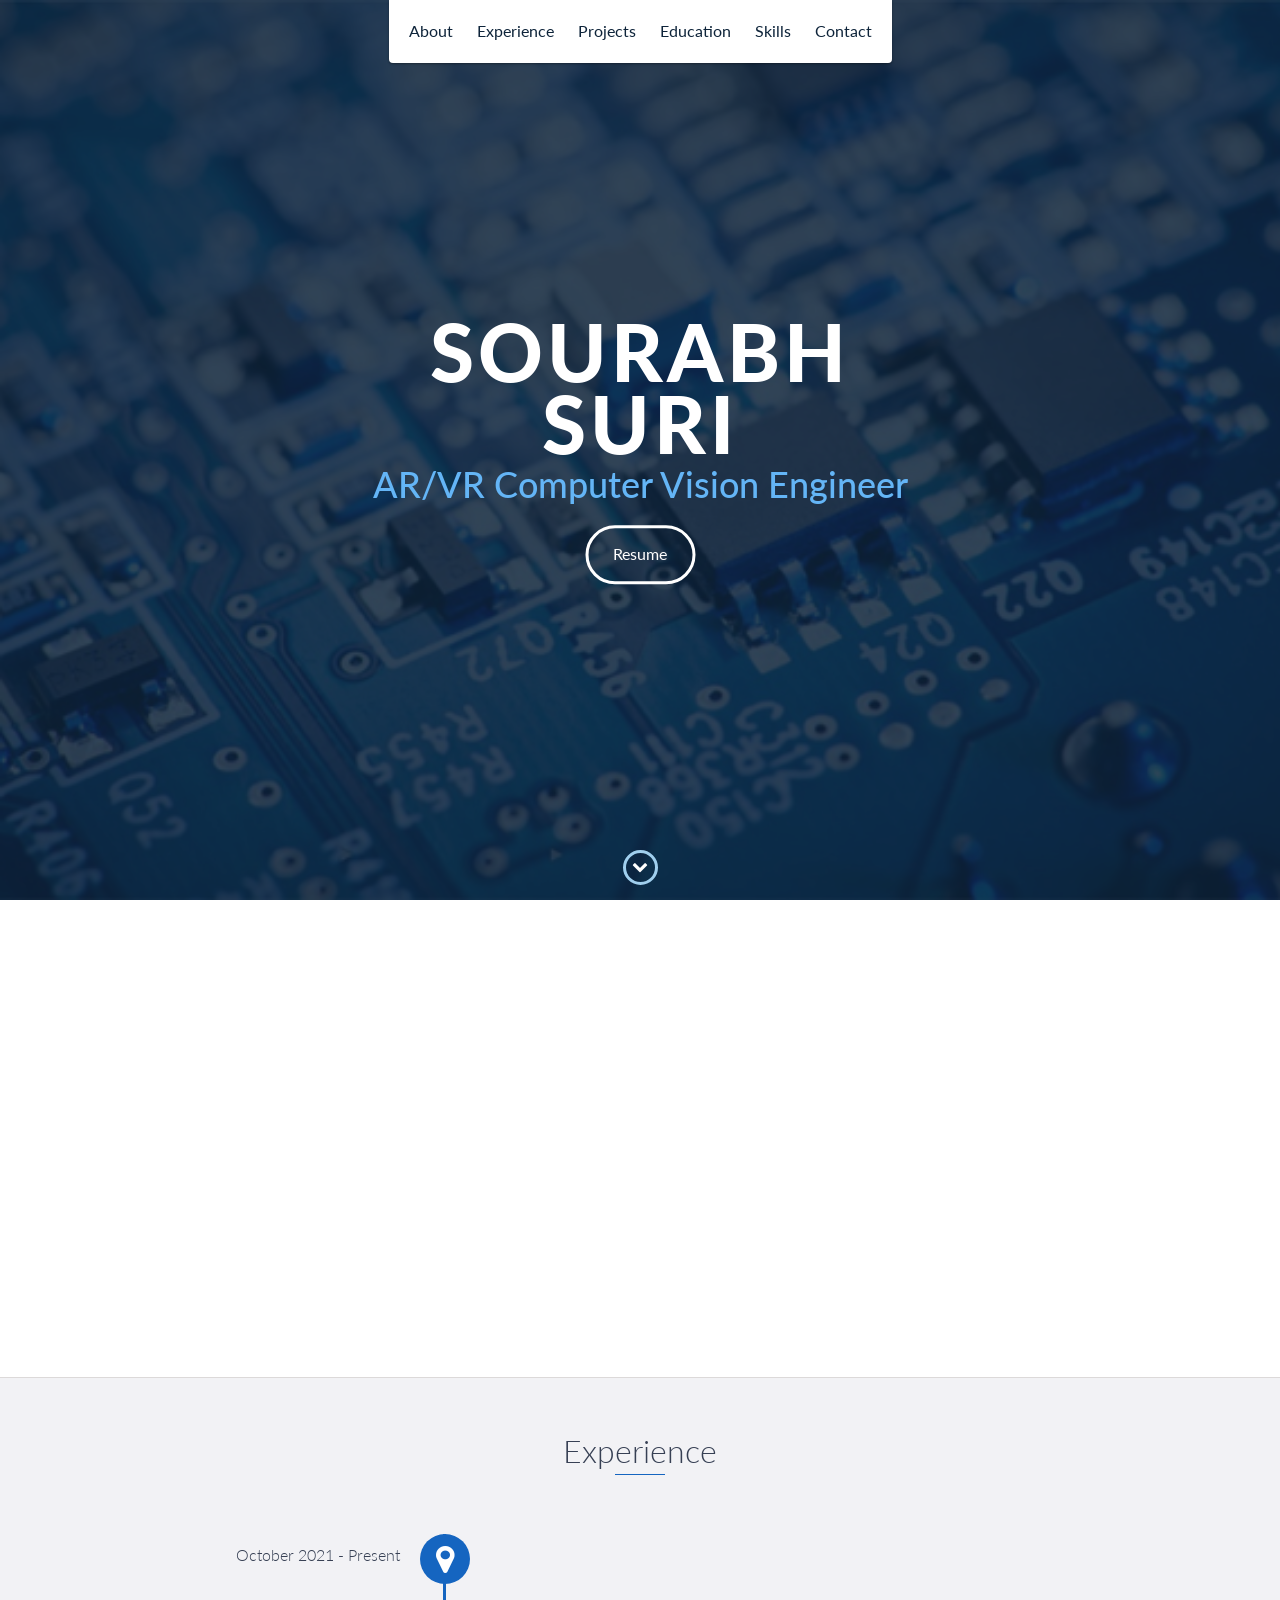
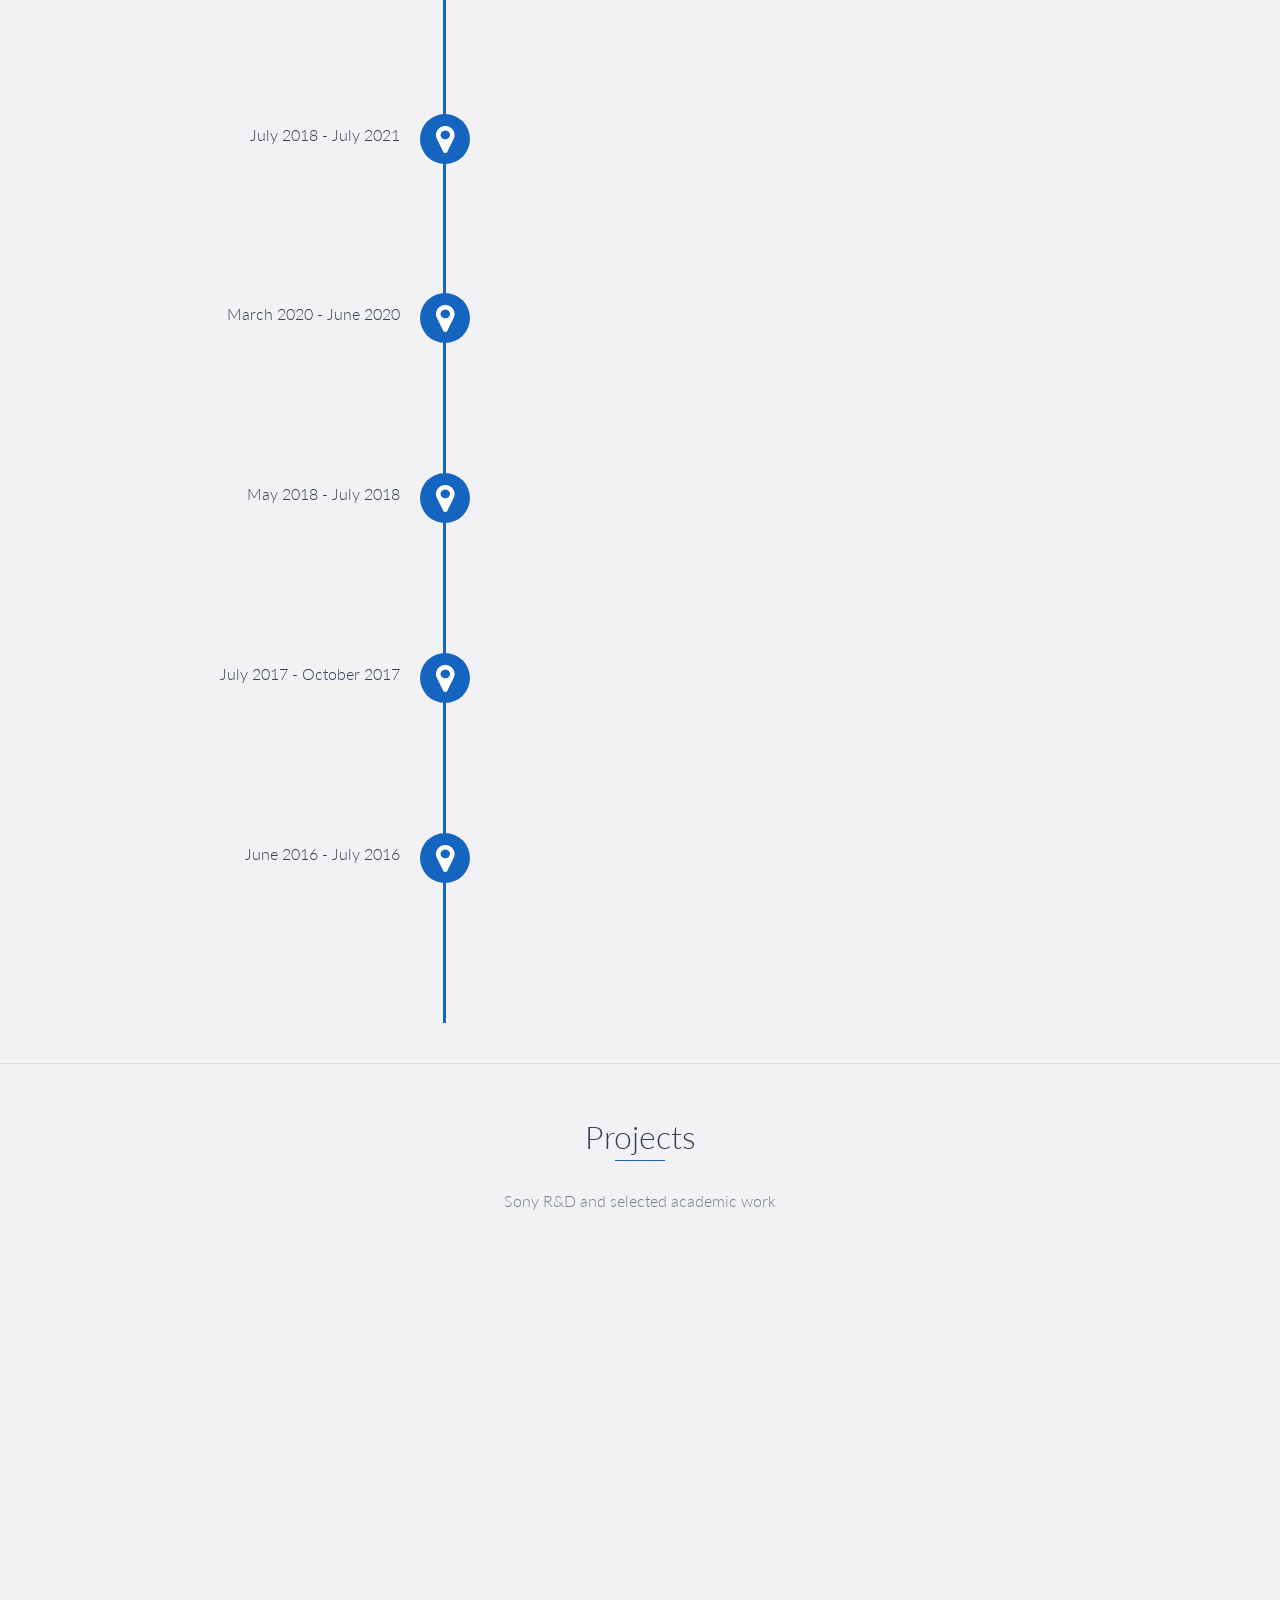
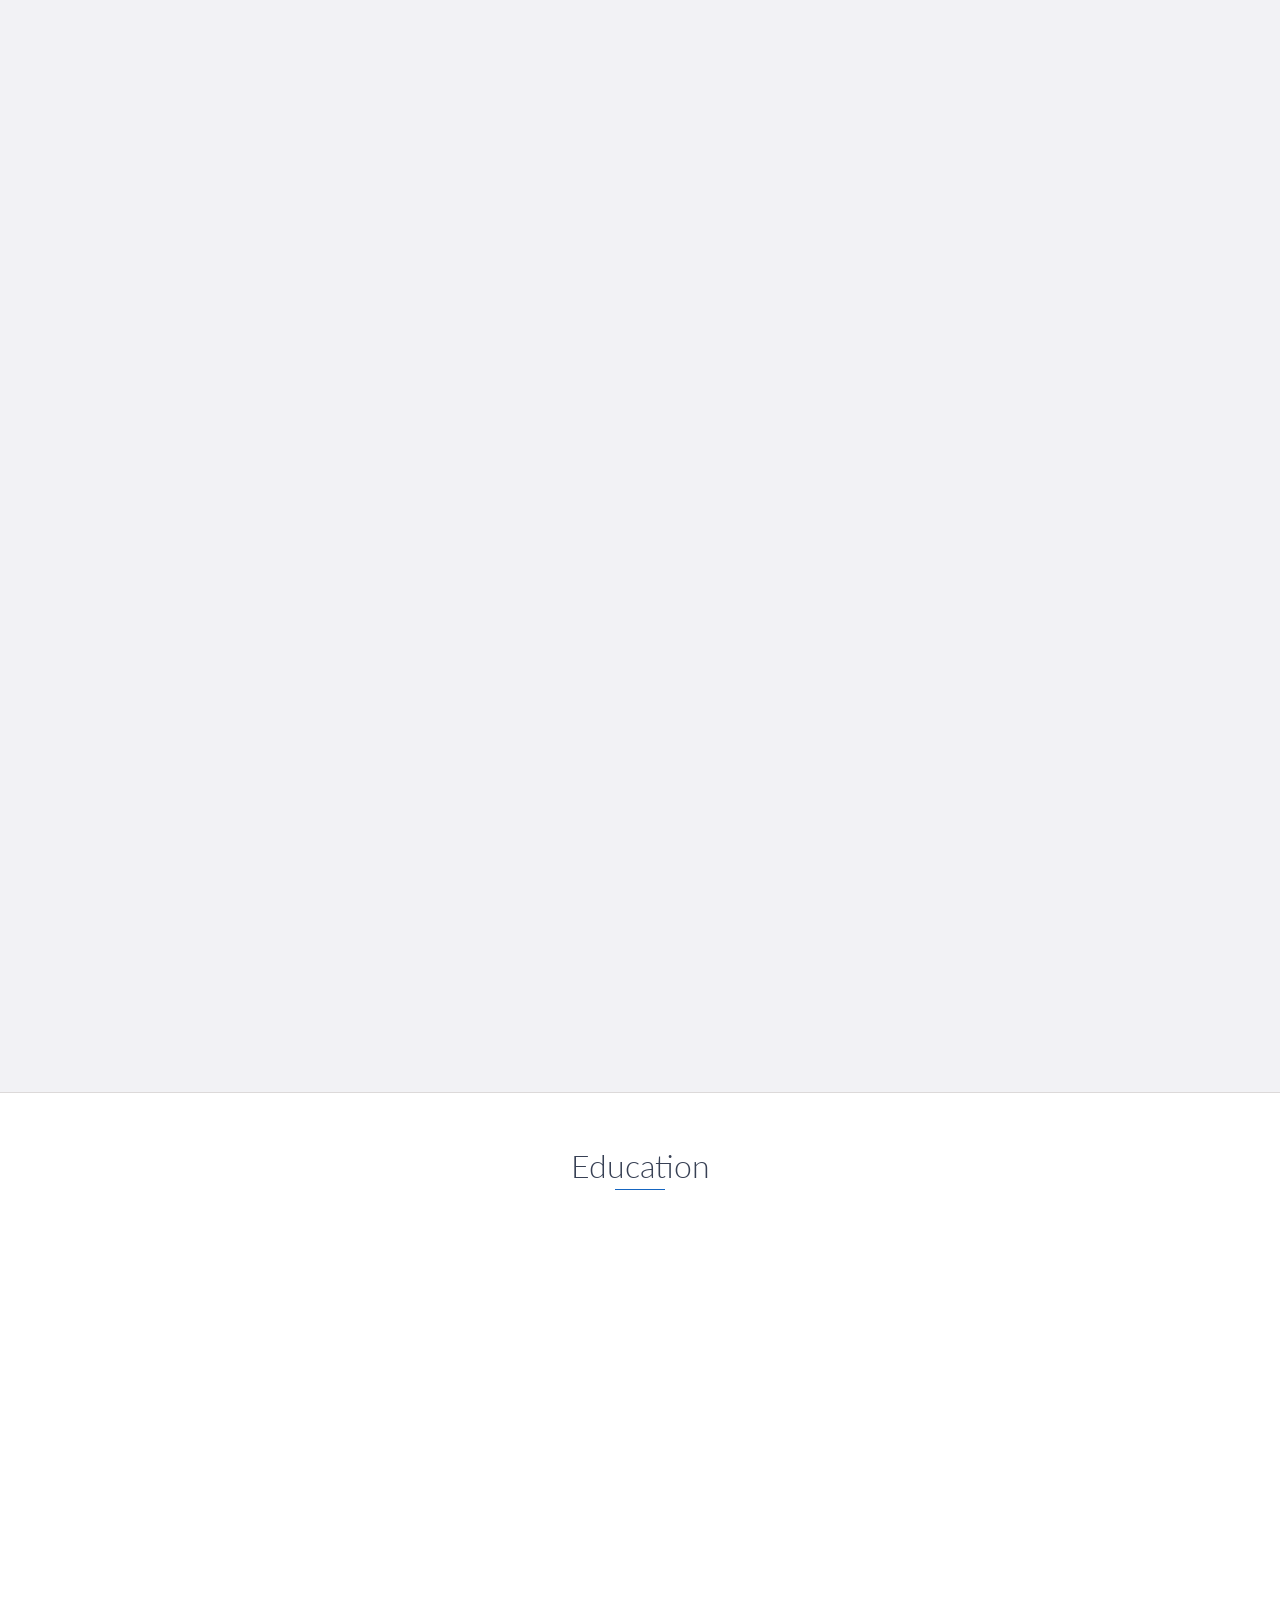
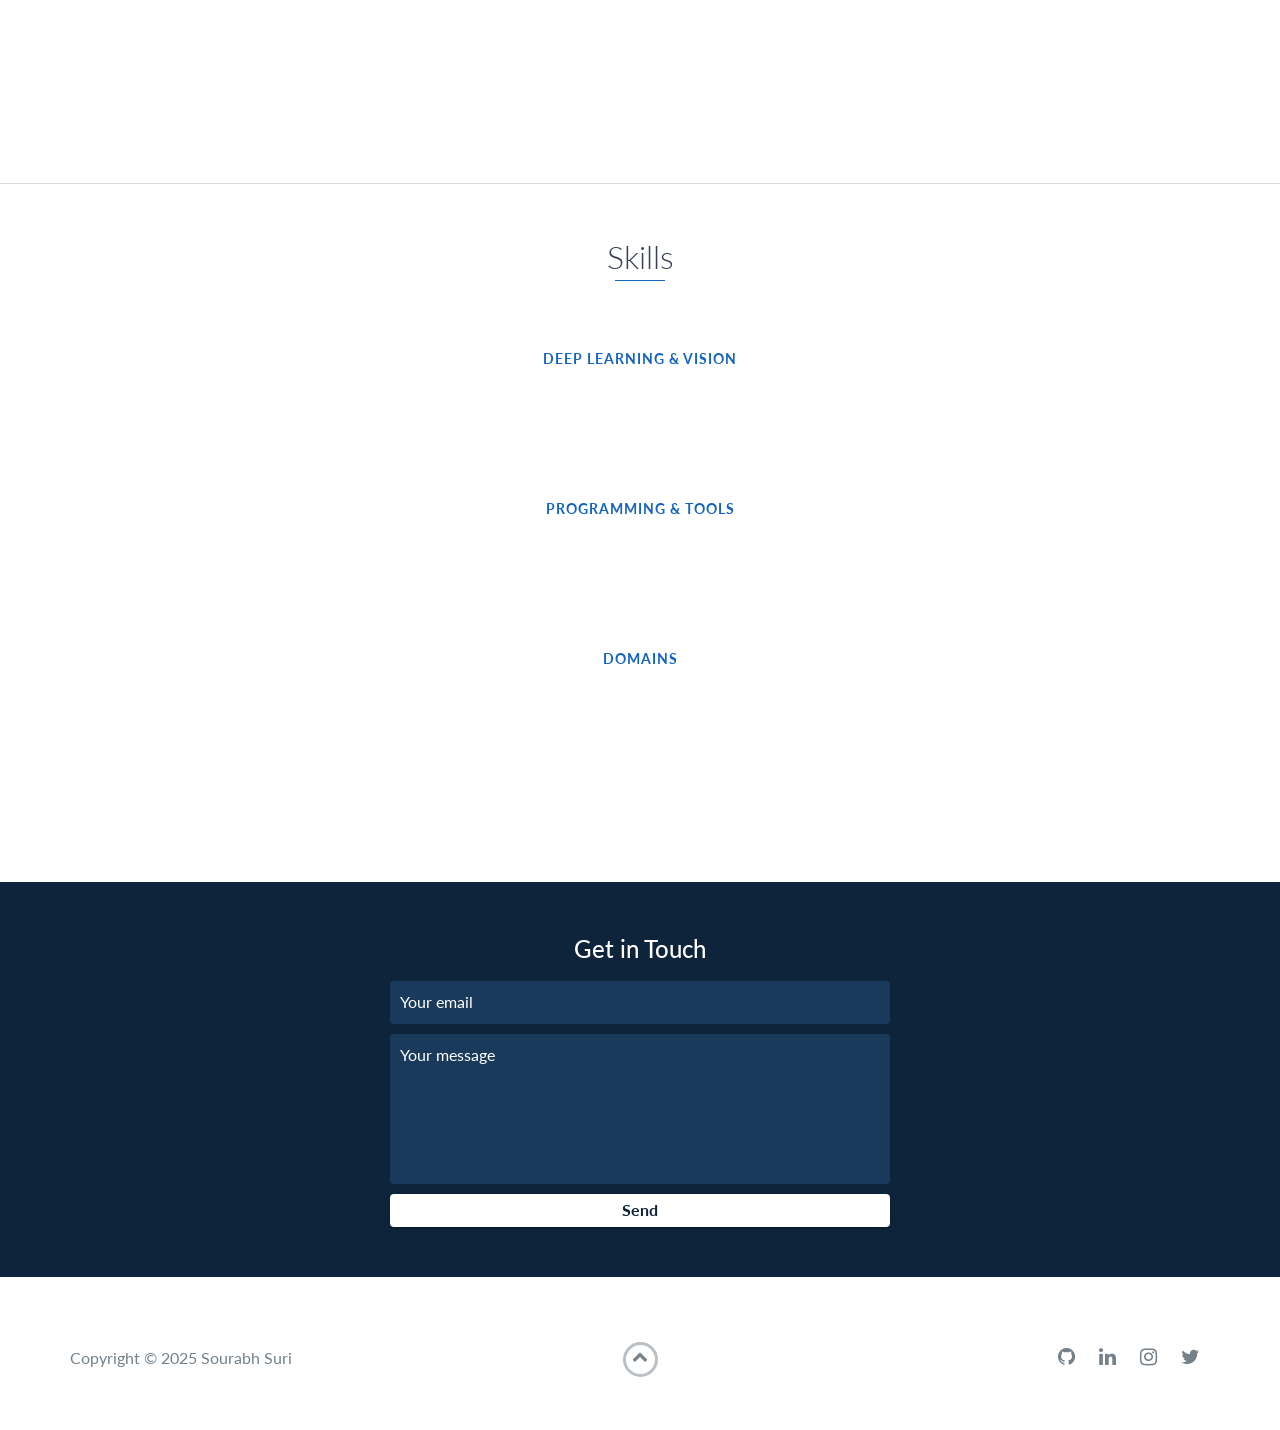
<file: index-old.html>
<!DOCTYPE html>
<html class="no-js" lang="en">

<head>
    <meta charset="utf-8">
    <meta http-equiv="X-UA-Compatible" content="IE=edge">
    <meta name="viewport" content="width=device-width, initial-scale=1">
    <title>Sourabh Suri | AR/VR Computer Vision Engineer</title>
    <meta name="description" content="Portfolio of Sourabh Suri - Computer Vision & Deep Learning Engineer at Sony Corporation, Tokyo. Specializing in real-time AR/VR systems, HOI detection, and production ML.">
    <link rel="shortcut icon" href="favicon.ico" type="image/x-icon">
    <link rel="icon" href="favicon.ico" type="image/x-icon">
    <link href="https://fonts.googleapis.com/css?family=Lato:300,400,700,900" rel="stylesheet">
    <link rel="stylesheet" href="libs/font-awesome/css/font-awesome.min.css">
    <link rel="stylesheet" href="https://unpkg.com/aos@next/dist/aos.css" />
    <link href="css/bootstrap.min.css" rel="stylesheet">
    <link href="css/styles.css" rel="stylesheet">
    <style>
        /* Custom overrides for updated portfolio */
        #lead-overlay {
            background: rgba(14, 36, 58, 0.85);
        }
        #lead-content h2 {
            color: #64b5f6;
        }
        .btn-rounded-white:hover {
            color: #0e243a;
            background: #fff;
        }
        header a {
            color: #0e243a;
        }
        header a:hover {
            color: #1565c0;
        }
        #experience-timeline:before,
        #experience-timeline:after {
            background: #1565c0;
        }
        .vtimeline-icon {
            background: #1565c0;
        }
        #contact {
            background: #0e243a;
        }
        #contact-form input,
        #contact-form textarea {
            background: #1a3a5c;
        }
        #contact-form input:focus,
        #contact-form textarea:focus {
            background: #0d2840;
        }
        #contact-form button {
            color: #0e243a;
        }
        .heading:after {
            background: #1565c0;
        }

        /* Project card improvements */
        .project {
            transition: transform 0.3s ease, box-shadow 0.3s ease;
        }
        .project:hover {
            transform: translateY(-4px);
            box-shadow: 0 8px 25px rgba(0,0,0,0.15);
        }
        .project-info {
            margin-left: 350px;
        }
        .project-image {
            width: 350px;
            height: 250px;
            background: #fff;
            flex-shrink: 0;
            overflow: hidden;
        }
        .project-image img {
            width: 350px;
            height: 250px;
            object-fit: contain;
        }

        /* Sony project badge */
        .badge-sony {
            display: inline-block;
            background: #1565c0;
            color: #fff;
            font-size: 0.7em;
            padding: 2px 8px;
            border-radius: 3px;
            margin-left: 8px;
            vertical-align: middle;
            font-weight: 400;
            letter-spacing: 0.5px;
        }
        .badge-academic {
            display: inline-block;
            background: #5c6bc0;
            color: #fff;
            font-size: 0.7em;
            padding: 2px 8px;
            border-radius: 3px;
            margin-left: 8px;
            vertical-align: middle;
            font-weight: 400;
            letter-spacing: 0.5px;
        }

        /* Skills section improvements */
        #skills li {
            transition: transform 0.2s ease;
        }
        #skills li:hover {
            transform: scale(1.05);
        }
        .skill-category {
            color: #1565c0;
            font-weight: 700;
            font-size: 0.85em;
            text-transform: uppercase;
            letter-spacing: 1px;
            margin: 20px 0 8px 0;
            display: block;
        }
        .skill-category:first-child {
            margin-top: 0;
        }

        /* About section photo */
        #about img {
            border-radius: 50%;
            width: 200px;
            height: 200px;
            object-fit: cover;
            box-shadow: 0 4px 15px rgba(0,0,0,0.15);
        }

        /* Section dividers */
        .section-subtitle {
            color: #74808a;
            font-size: 1em;
            font-weight: 300;
            margin-top: -20px;
            margin-bottom: 30px;
        }

        /* Project tech tags */
        .tech-tags {
            margin-top: 10px;
        }
        .tech-tag {
            display: inline-block;
            background: #e8eaf6;
            color: #374054;
            font-size: 0.75em;
            padding: 2px 8px;
            border-radius: 3px;
            margin: 2px 3px 2px 0;
        }

        /* Experience details */
        .exp-detail {
            margin-top: 8px;
            font-size: 0.85em;
            color: #5a6a7a;
            line-height: 1.6;
        }
        .exp-detail li {
            margin-bottom: 4px;
        }

        /* Responsive project images */
        @media only screen and (max-width: 768px) {
            .project-image,
            .project-image img {
                width: 100%;
                height: 200px;
            }
        }
    </style>
</head>

<body>
    <div id="mobile-menu-open" class="shadow-large">
        <i class="fa fa-bars" aria-hidden="true"></i>
    </div>
    <!-- End #mobile-menu-toggle -->
    <header>
        <div id="mobile-menu-close">
            <span>Close</span> <i class="fa fa-times" aria-hidden="true"></i>
        </div>
        <ul id="menu" class="shadow">
            <li>
                <a href="#about">About</a>
            </li>
            <li>
                <a href="#experience">Experience</a>
            </li>
            <li>
                <a href="#projects">Projects</a>
            </li>
            <li>
                <a href="#education">Education</a>
            </li>
            <li>
                <a href="#skills">Skills</a>
            </li>
            <li>
                <a href="#contact">Contact</a>
            </li>
        </ul>
    </header>
    <!-- End header -->

    <div id="lead">
        <div id="lead-content">
            <h1>Sourabh<br>Suri</h1>
            <h2>AR/VR Computer Vision Engineer</h2>
            <a href="resume.html" class="btn-rounded-white">Resume</a>
        </div>
        <!-- End #lead-content -->

        <div id="lead-overlay"></div>

        <div id="lead-down">
            <span>
                <i class="fa fa-chevron-down" aria-hidden="true"></i>
            </span>
        </div>
        <!-- End #lead-down -->
    </div>
    <!-- End #lead -->

    <div id="about">
        <div class="container">
            <div class="col-md-4" data-aos="flip-up" data-aos-duration="1500">
                <img src="images/mypic.png" alt="Sourabh Suri" />
            </div>

            <div class="col-md-8">
                <h2 class="heading" data-aos="fade-right" data-aos-duration="1500">About Me</h2>
                <p data-aos="fade-left" data-aos-duration="1500">
                    <strong>Computer Vision and Deep Learning Engineer</strong> with 4+ years at <strong>Sony Corporation, Tokyo</strong>, building real-time AI that ships in AR/VR headsets, manufacturing lines, and retail venues.
                    <br><br>
                    I design and deploy end-to-end vision pipelines spanning <strong>human-object interaction detection</strong>, <strong>eye-tracking</strong>, <strong>action recognition</strong>, <strong>super-resolution</strong>, and <strong>FPGA-accelerated rendering</strong> for next-generation XR products.
                    <br><br>
                    My work sits at the intersection of deep learning research and production engineering, turning state-of-the-art models into low-latency systems that run on mobile SoCs and edge GPUs. I hold an <strong>M.Tech from IIT Bombay</strong> (1st rank, 9.9/10 CPI) and am passionate about pushing the boundaries of what machines can see and understand in real time.
                </p>
            </div>
        </div>
    </div>
    <!-- End #about -->

    <div id="experience" class="background-alt">
        <h2 class="heading">Experience</h2>
        <div id="experience-timeline">

            <div data-aos="flip-up" data-aos-duration="1500" data-date="October 2021 - Present">
                <h3>Sony Group Corporation</h3>
                <h4>AR/VR System Engineer &nbsp;|&nbsp; Tokyo, Japan</h4>
                <p>
                    Building real-time computer vision and deep learning systems for next-generation XR products, manufacturing automation, and immersive retail experiences.
                </p>
            </div>

            <div data-aos="flip-down" data-aos-duration="1500" data-date="July 2018 - July 2021">
                <h3>IIT Bombay</h3>
                <h4>Research Assistant &nbsp;|&nbsp; Mumbai, India</h4>
                <p>
                    Institute Research Assistant in Wadhwani Electronics Lab (WEL), supporting electronics hardware activities, lab courses, and research projects for the EE department.
                </p>
            </div>

            <div data-aos="flip-up" data-aos-duration="1500" data-date="March 2020 - June 2020">
                <h3>Arthimpact Digital Loan Pvt. Ltd.</h3>
                <h4>Machine Learning Intern</h4>
                <p>
                    Developed KYC document classification and OCR extraction system using neural networks, YOLO v3 for region detection, and Tesseract for text extraction.
                </p>
            </div>

            <div data-aos="flip-down" data-aos-duration="1500" data-date="May 2018 - July 2018">
                <h3>PBOPlus Consulting Services Pvt. Ltd.</h3>
                <h4>Business Analyst</h4>
                <p>
                    Analyzed business processes and devised automation solutions to improve product and service reliability and profitability.
                </p>
            </div>

            <div data-aos="flip-up" data-aos-duration="1500" data-date="July 2017 - October 2017">
                <h3>UnitedLex</h3>
                <h4>Associate Patent Engineer</h4>
                <p>
                    Conducted patent searching, infringement analysis, invalidity studies, and portfolio evaluations for technology patents.
                </p>
            </div>

            <div data-aos="flip-down" data-aos-duration="1500" data-date="June 2016 - July 2016">
                <h3>DRDO - Laser Science & Technology Centre</h3>
                <h4>Intern</h4>
                <p>
                    Designed servo control systems for two-axis gimbal assemblies used in precision tracking applications.
                </p>
            </div>

        </div>
    </div>
    <!-- End #experience -->

    <div id="projects" class="background-alt">
        <h2 class="heading">Projects</h2>
        <p class="section-subtitle">Sony R&D and selected academic work</p>
        <div class="container">
            <div class="row">

                <!-- Sony: HOI Detection Platform -->
                <div data-aos="fade-right" data-aos-duration="1500" class="project shadow-large">
                    <div class="project-image">
                        <img src="images/hoi-platform.png" alt="Human-Object Interaction Detection Platform" />
                    </div>
                    <div class="project-info">
                        <h3>Real-Time HOI Detection Platform <span class="badge-sony">SONY</span></h3>
                        <p>
                            Full-stack human-object interaction detection system for retail IP pop-up shops and industrial environments. Detects customers interacting with in-store merchandise and triggers product-exclusive audio feedback in real time. Combines object detection, action recognition, and graph neural networks for robust interaction understanding.
                        </p>
                        <div class="tech-tags">
                            <span class="tech-tag">YOLOX</span>
                            <span class="tech-tag">TIGeR</span>
                            <span class="tech-tag">S3D</span>
                            <span class="tech-tag">GNN</span>
                            <span class="tech-tag">SAM3</span>
                            <span class="tech-tag">HOISTFormer</span>
                            <span class="tech-tag">DEIMv2</span>
                            <span class="tech-tag">Gradio</span>
                        </div>
                    </div>
                </div>
                <!-- End .project -->

                <!-- Sony: Production Action Recognition -->
                <div data-aos="fade-left" data-aos-duration="1500" class="project shadow-large">
                    <div class="project-image">
                        <img src="images/action-recognition.png" alt="Production Line Action Recognition" />
                    </div>
                    <div class="project-info">
                        <h3>Production Line Action Recognition <span class="badge-sony">SONY</span></h3>
                        <p>
                            Real-time automated quality assurance for manufacturing lines. Monitors worker actions, converts detected actions into workflow steps, and flags incorrect procedures within 3 seconds of a 3-minute assembly process. Optimized inference to run 4 concurrent processing stations on a single RTX 4090 GPU.
                        </p>
                        <div class="tech-tags">
                            <span class="tech-tag">ActionFormer</span>
                            <span class="tech-tag">Meta GNN</span>
                            <span class="tech-tag">YOLOX</span>
                            <span class="tech-tag">Label Encoding</span>
                            <span class="tech-tag">MLflow</span>
                        </div>
                    </div>
                </div>
                <!-- End .project -->

                <!-- Academic: EIT Imaging -->
                <div data-aos="fade-right" data-aos-duration="1500" class="project shadow-large">
                    <div class="project-image">
                        <img src="images/EIT.jpg" alt="Electrical Impedance Tomography with Neural Networks" />
                    </div>
                    <div class="project-info">
                        <h3>EIT Imaging with Neural Networks <span class="badge-academic">IIT BOMBAY</span></h3>
                        <p>
                            Non-invasive, low-latency medical imaging system using neural networks to reconstruct conductivity maps from impedance measurements. Improved image quality over conventional methods with bit-quantized, multiplier-less arithmetic for efficient hardware deployment.
                        </p>
                        <div class="tech-tags">
                            <span class="tech-tag">Neural Networks</span>
                            <span class="tech-tag">Medical Imaging</span>
                            <span class="tech-tag">Hardware Optimization</span>
                        </div>
                        <a href="https://drive.google.com/file/d/1BU_UD4Ty8Tz4ePmO8eo_hNbFJgCQ8ifM/view?usp=sharing">View Project</a>
                    </div>
                </div>
                <!-- End .project -->

                <!-- Academic: K-means -->
                <div data-aos="fade-left" data-aos-duration="1500" class="project shadow-large">
                    <div class="project-image">
                        <img src="images/Kmeans.jpg" alt="GPU-Accelerated Image Color Quantization" />
                    </div>
                    <div class="project-info">
                        <h3>GPU-Accelerated Image Quantization <span class="badge-academic">IIT BOMBAY</span></h3>
                        <p>
                            High-performance K-means clustering for image color quantization with parallel implementations in OpenMP, MPI, and CUDA. Benchmarked serial vs. parallel execution across GPU architectures for image compression workloads.
                        </p>
                        <div class="tech-tags">
                            <span class="tech-tag">CUDA</span>
                            <span class="tech-tag">OpenMP</span>
                            <span class="tech-tag">MPI</span>
                            <span class="tech-tag">C++</span>
                            <span class="tech-tag">OpenCV</span>
                        </div>
                        <a href="https://github.com/sourabh-suri/K-means-Clustering">View Project</a>
                    </div>
                </div>
                <!-- End .project -->

                <!-- Academic: KYC OCR -->
                <div data-aos="fade-right" data-aos-duration="1500" class="project shadow-large">
                    <div class="project-image">
                        <img src="images/OCR2.png" alt="KYC Document Classification and OCR" />
                    </div>
                    <div class="project-info">
                        <h3>KYC Document Classification & OCR <span class="badge-academic">INTERNSHIP</span></h3>
                        <p>
                            End-to-end pipeline for classifying KYC documents and extracting text using YOLO v3 for region detection on the Darknet framework, with Tesseract OCR for selective text extraction from detected regions.
                        </p>
                        <div class="tech-tags">
                            <span class="tech-tag">YOLO v3</span>
                            <span class="tech-tag">Darknet</span>
                            <span class="tech-tag">Tesseract OCR</span>
                            <span class="tech-tag">Python</span>
                        </div>
                        <a href="https://github.com/sourabh-suri/Pan-Card-OCR">View Project</a>
                    </div>
                </div>
                <!-- End .project -->

            </div>
        </div>
    </div>
    <!-- End #projects -->

    <div id="education">
        <h2 class="heading">Education</h2>

        <div data-aos="zoom-in-up" data-aos-duration="1500" class="education-block">
            <h3>Indian Institute of Technology, Bombay</h3>
            <span class="education-date">July 2018 - July 2021</span>
            <h4>M.Tech in Power Electronics and Power Systems</h4>
            <p>
                <strong>CPI: 9.9/10 | 1st Rank</strong><br>
                Thesis: Electrical Impedance Tomography Imaging with Neural Networks<br>
                Key courses: Introduction to Machine Learning, Geospatial Predictive Modelling, VLSI Design, Embedded Systems, High Performance Scientific Computing
            </p>
        </div>

        <div data-aos="zoom-in-up" data-aos-duration="1500" class="education-block">
            <h3>Delhi Technological University</h3>
            <span class="education-date">July 2013 - June 2017</span>
            <h4>B.Tech in Electrical & Electronics Engineering</h4>
            <p>
                <strong>Aggregate: 80.14%</strong><br>
                Key courses: Control Systems, DSP, Microprocessors, Power Electronics, Communication Systems
            </p>
        </div>

        <div data-aos="zoom-in-up" data-aos-duration="1500" class="education-block">
            <h3>Kanda Gaigo Career College (KGCC)</h3>
            <span class="education-date">July 2021 - April 2022</span>
            <h4>Japanese Language (Above JLPT N4)</h4>
            <p>
                Business Japanese communication skills for professional work in Japan
            </p>
        </div>

    </div>
    <!-- End #education -->

    <div id="skills">
        <h2 class="heading">Skills</h2>

        <span class="skill-category">Deep Learning & Vision</span>
        <ul>
            <li data-aos="fade-down" data-aos-duration="800">PyTorch</li>
            <li data-aos="fade-down" data-aos-duration="900">YOLOX</li>
            <li data-aos="fade-down" data-aos-duration="1000">DEIMv2</li>
            <li data-aos="fade-down" data-aos-duration="1100">EfficientNet</li>
            <li data-aos="fade-down" data-aos-duration="1200">GNN</li>
            <li data-aos="fade-down" data-aos-duration="800">Meta GNN</li>
            <li data-aos="fade-down" data-aos-duration="900">S3D</li>
            <li data-aos="fade-down" data-aos-duration="1000">SAM3</li>
            <li data-aos="fade-down" data-aos-duration="1100">HOISTFormer</li>
            <li data-aos="fade-down" data-aos-duration="1200">TIGeR</li>
            <li data-aos="fade-down" data-aos-duration="800">ActionFormer</li>
            <li data-aos="fade-down" data-aos-duration="900">OpenCV</li>
        </ul>

        <span class="skill-category">Programming & Tools</span>
        <ul>
            <li data-aos="fade-up" data-aos-duration="800">Python</li>
            <li data-aos="fade-up" data-aos-duration="900">C++</li>
            <li data-aos="fade-up" data-aos-duration="1000">CUDA</li>
            <li data-aos="fade-up" data-aos-duration="1100">VHDL</li>
            <li data-aos="fade-up" data-aos-duration="1200">Shell Scripting</li>
            <li data-aos="fade-up" data-aos-duration="800">Git</li>
            <li data-aos="fade-up" data-aos-duration="900">Linux</li>
            <li data-aos="fade-up" data-aos-duration="1000">MLflow</li>
            <li data-aos="fade-up" data-aos-duration="1100">Gradio</li>
            <li data-aos="fade-up" data-aos-duration="1200">MATLAB</li>
        </ul>

        <span class="skill-category">Domains</span>
        <ul>
            <li data-aos="zoom-in" data-aos-duration="800">AR/VR Systems</li>
            <li data-aos="zoom-in" data-aos-duration="900">Object Detection</li>
            <li data-aos="zoom-in" data-aos-duration="1000">Action Recognition</li>
            <li data-aos="zoom-in" data-aos-duration="1100">HOI Detection</li>
            <li data-aos="zoom-in" data-aos-duration="1200">Eye Tracking</li>
            <li data-aos="zoom-in" data-aos-duration="800">Super Resolution</li>
            <li data-aos="zoom-in" data-aos-duration="900">Image Segmentation</li>
            <li data-aos="zoom-in" data-aos-duration="1000">FPGA Design</li>
            <li data-aos="zoom-in" data-aos-duration="1100">Foveated Rendering</li>
            <li data-aos="zoom-in" data-aos-duration="1200">Real-Time Inference</li>
        </ul>
    </div>
    <!-- End #skills -->

    <div id="contact">
        <h2>Get in Touch</h2>
        <div id="contact-form">
            <form method="POST" action="https://formspree.io/sourabh94suri@gmail.com">
                <input type="hidden" name="_subject" value="Contact request from personal website" />
                <input type="email" name="_replyto" placeholder="Your email" required>
                <textarea name="message" placeholder="Your message" required></textarea>
                <button type="submit">Send</button>
            </form>
        </div>
        <!-- End #contact-form -->
    </div>
    <!-- End #contact -->

    <footer>
        <div class="container">
            <div class="row">
                <div class="col-sm-5 copyright">
                    <p>
                        Copyright &copy; 2025 Sourabh Suri
                    </p>
                </div>
                <div class="col-sm-2 top">
                    <span id="to-top">
                        <i class="fa fa-chevron-up" aria-hidden="true"></i>
                    </span>
                </div>
                <div class="col-sm-5 social">
                    <ul>
                        <li>
                            <a href="https://github.com/sourabh-suri" target="_blank"><i class="fa fa-github" aria-hidden="true"></i></a>
                        </li>
                        <li>
                            <a href="https://linkedin.com/in/sourabh-suri-bb4436a4" target="_blank"><i class="fa fa-linkedin" aria-hidden="true"></i></a>
                        </li>
                        <li>
                            <a href="https://www.instagram.com/surisourabh" target="_blank"><i class="fa fa-instagram" aria-hidden="true"></i></a>
                        </li>
                        <li>
                            <a href="https://twitter.com/101sourabh" target="_blank"><i class="fa fa-twitter" aria-hidden="true"></i></a>
                        </li>
                    </ul>
                </div>
            </div>
        </div>
    </footer>
    <!-- End footer -->

    <script src="https://ajax.googleapis.com/ajax/libs/jquery/1.12.4/jquery.min.js"></script>
    <script src="js/scripts.min.js"></script>
    <script src="https://unpkg.com/aos@next/dist/aos.js"></script>
    <script>
        AOS.init();
    </script>
</body>

</html>
</file>
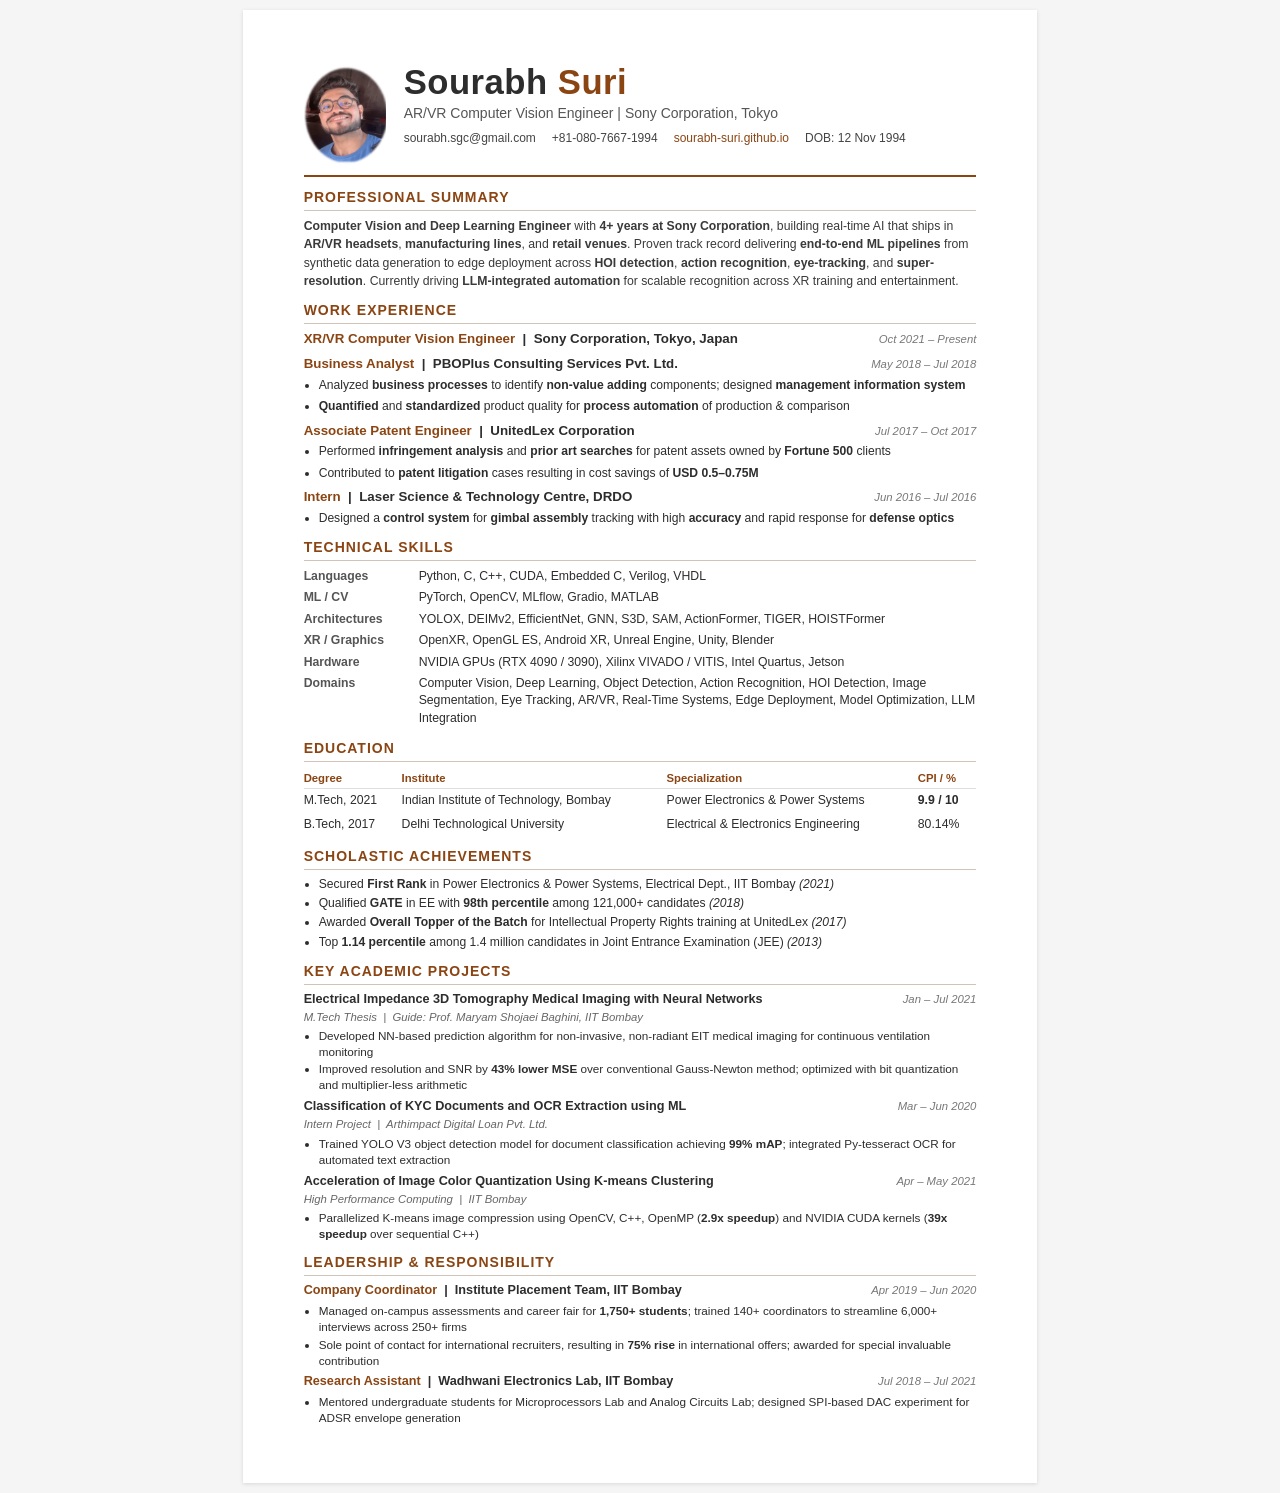
<file: resume.html>
<!DOCTYPE html>
<html lang="en">
<head>
    <meta charset="UTF-8">
    <meta name="viewport" content="width=device-width, initial-scale=1.0">
    <title>Sourabh Suri - Resume</title>
    <!--
        HOW TO EXPORT AS PDF:
        1. Open this file in Chrome or Edge
        2. Press Ctrl+P (Print)
        3. Set Destination: "Save as PDF"
        4. Set Layout: Portrait
        5. Set Margins: None (or Minimum)
        6. Enable "Background graphics" checkbox
        7. Click Save

        To edit: just open this file in any text editor (VS Code, Notepad++, etc.)
    -->
    <style>
        * { margin: 0; padding: 0; box-sizing: border-box; }

        body {
            font-family: 'Segoe UI', Roboto, 'Helvetica Neue', Arial, sans-serif;
            color: #2d2d2d;
            line-height: 1.42;
            font-size: 9.5pt;
            background: #f5f5f5;
        }

        .page {
            max-width: 210mm;
            margin: 10px auto;
            padding: 14mm 16mm;
            background: #fff;
            box-shadow: 0 1px 4px rgba(0,0,0,0.12);
        }

        a { color: #8B4513; text-decoration: none; }
        a:hover { text-decoration: underline; }

        /* ── Header ── */
        .header {
            display: flex;
            align-items: flex-start;
            gap: 18px;
            padding-bottom: 10px;
            border-bottom: 2.5px solid #8B4513;
            margin-bottom: 10px;
        }

        .photo {
            width: 82px;
            height: 102px;
            object-fit: cover;
            border: none;
            flex-shrink: 0;
        }

        .header-info { flex: 1; }

        .name {
            font-size: 26pt;
            font-weight: 700;
            letter-spacing: 0.5px;
            line-height: 1.1;
        }
        .name .accent { color: #8B4513; }

        .tagline {
            font-size: 10.5pt;
            color: #555;
            margin-top: 3px;
            font-weight: 500;
        }

        .contact-row {
            display: flex;
            flex-wrap: wrap;
            gap: 6px 16px;
            margin-top: 6px;
            font-size: 9pt;
            color: #444;
        }

        /* ── Section headings ── */
        h2 {
            font-size: 10.5pt;
            color: #8B4513;
            text-transform: uppercase;
            letter-spacing: 1px;
            border-bottom: 1px solid #d0c4b8;
            padding-bottom: 2px;
            margin: 11px 0 6px 0;
            font-weight: 700;
        }

        /* ── Professional Summary ── */
        .summary {
            font-size: 9.2pt;
            color: #3a3a3a;
            line-height: 1.5;
        }

        /* ── Skills grid ── */
        .skills-grid {
            display: grid;
            grid-template-columns: 105px 1fr;
            gap: 2px 10px;
            font-size: 9.2pt;
        }
        .skills-grid .label {
            font-weight: 600;
            color: #555;
            padding: 1px 0;
        }
        .skills-grid .value {
            padding: 1px 0;
        }

        /* ── Job entries ── */
        .job { margin-bottom: 6px; }

        .job-header {
            display: flex;
            justify-content: space-between;
            align-items: baseline;
            flex-wrap: wrap;
        }

        .job-title {
            font-weight: 700;
            font-size: 10pt;
        }
        .role { color: #8B4513; }

        .job-date {
            font-style: italic;
            font-size: 8.5pt;
            color: #777;
            white-space: nowrap;
        }

        .job ul, .project ul, .achievements, .leadership ul {
            padding-left: 15px;
            margin-top: 3px;
        }

        .job li {
            margin-bottom: 4px;
            font-size: 9.1pt;
            line-height: 1.42;
        }

        .job li strong { color: #2d2d2d; }

        .year-tag {
            font-size: 7.5pt;
            color: #999;
            font-style: italic;
            margin-left: 2px;
        }

        /* ── FY26 focus area ── */
        .job li ul {
            margin-top: 2px;
            padding-left: 14px;
            list-style-type: disc;
        }
        .job li ul li {
            font-size: 8.8pt;
            margin-bottom: 2px;
        }

        /* ── Education table ── */
        .edu-table {
            width: 100%;
            border-collapse: collapse;
            font-size: 9.2pt;
            margin-top: 2px;
        }
        .edu-table th {
            text-align: left;
            color: #8B4513;
            font-size: 8.5pt;
            padding: 2px 6px 2px 0;
            border-bottom: 1px solid #ddd;
            font-weight: 600;
        }
        .edu-table td {
            padding: 3px 6px 3px 0;
        }

        /* ── Achievements ── */
        .achievements li {
            margin-bottom: 2px;
            font-size: 9.1pt;
        }

        /* ── Projects ── */
        .project { margin-bottom: 5px; }

        .project-header {
            display: flex;
            justify-content: space-between;
            align-items: baseline;
            flex-wrap: wrap;
        }

        .project-title {
            font-weight: 700;
            font-size: 9.5pt;
        }

        .project-sub {
            font-size: 8.5pt;
            color: #666;
            font-style: italic;
        }

        .project li {
            font-size: 8.8pt;
            margin-bottom: 1px;
            line-height: 1.38;
        }

        /* ── Leadership ── */
        .leadership-entry { margin-bottom: 4px; }

        .leadership-entry .entry-header {
            display: flex;
            justify-content: space-between;
            align-items: baseline;
        }

        .leadership li {
            font-size: 8.8pt;
            margin-bottom: 1px;
            line-height: 1.38;
        }

        /* ── Print styles ── */
        @media print {
            body { background: none; font-size: 9.2pt; }
            .page {
                max-width: none;
                margin: 0;
                padding: 0;
                box-shadow: none;
            }
            @page {
                size: A4;
                margin: 12mm 14mm;
            }
            h2 { margin-top: 9px; }
            .job li { font-size: 8.8pt; }
            .job { page-break-inside: avoid; }
            .project { page-break-inside: avoid; }
            a { color: #8B4513; }
        }
    </style>
</head>
<body>
<div class="page">

    <!-- ════════════ HEADER ════════════ -->
    <div class="header">
        <img src="mypic.PNG" alt="Sourabh Suri" class="photo">
        <div class="header-info">
            <div class="name">Sourabh <span class="accent">Suri</span></div>
            <div class="tagline">AR/VR Computer Vision Engineer | Sony Corporation, Tokyo</div>
            <div class="contact-row">
                <span>sourabh.sgc@gmail.com</span>
                <span>+81-080-7667-1994</span>
                <span><a href="https://sourabh-suri.github.io">sourabh-suri.github.io</a></span>
                <span>DOB: 12 Nov 1994</span>
            </div>
        </div>
    </div>

    <!-- ════════════ PROFESSIONAL SUMMARY ════════════ -->
    <h2>Professional Summary</h2>
    <p class="summary">
        <strong>Computer Vision and Deep Learning Engineer</strong> with <strong>4+ years at Sony
        Corporation</strong>, building real-time AI that ships in <strong>AR/VR headsets</strong>,
        <strong>manufacturing lines</strong>, and <strong>retail venues</strong>. Proven track record
        delivering <strong>end-to-end ML pipelines</strong> from synthetic data generation to edge
        deployment across <strong>HOI detection</strong>, <strong>action recognition</strong>,
        <strong>eye-tracking</strong>, and <strong>super-resolution</strong>. Currently driving
        <strong>LLM-integrated automation</strong> for scalable recognition across XR training and
        entertainment.
    </p>

    <!-- ════════════ WORK EXPERIENCE ════════════ -->
    <h2>Work Experience</h2>

    <!-- Sony -->
    <div class="job">
        <div class="job-header">
            <div class="job-title"><span class="role">XR/VR Computer Vision Engineer</span> &nbsp;|&nbsp; Sony Corporation, Tokyo, Japan</div>
            <div class="job-date">Oct 2021 &ndash; Present</div>
        </div>
    </div>

    <!-- Past roles -->
    <div class="job">
        <div class="job-header">
            <div class="job-title"><span class="role">Business Analyst</span> &nbsp;|&nbsp; PBOPlus Consulting Services Pvt. Ltd.</div>
            <div class="job-date">May 2018 &ndash; Jul 2018</div>
        </div>
        <ul>
            <li>Analyzed <strong>business processes</strong> to identify <strong>non-value adding</strong> components; designed <strong>management information system</strong></li>
            <li><strong>Quantified</strong> and <strong>standardized</strong> product quality for <strong>process automation</strong> of production &amp; comparison</li>
        </ul>
    </div>

    <div class="job">
        <div class="job-header">
            <div class="job-title"><span class="role">Associate Patent Engineer</span> &nbsp;|&nbsp; UnitedLex Corporation</div>
            <div class="job-date">Jul 2017 &ndash; Oct 2017</div>
        </div>
        <ul>
            <li>Performed <strong>infringement analysis</strong> and <strong>prior art searches</strong> for patent assets owned by <strong>Fortune&nbsp;500</strong> clients</li>
            <li>Contributed to <strong>patent litigation</strong> cases resulting in cost savings of <strong>USD&nbsp;0.5&ndash;0.75M</strong></li>
        </ul>
    </div>

    <div class="job">
        <div class="job-header">
            <div class="job-title"><span class="role">Intern</span> &nbsp;|&nbsp; Laser Science &amp; Technology Centre, DRDO</div>
            <div class="job-date">Jun 2016 &ndash; Jul 2016</div>
        </div>
        <ul>
            <li>Designed a <strong>control system</strong> for <strong>gimbal assembly</strong> tracking with high <strong>accuracy</strong> and rapid response for <strong>defense optics</strong></li>
        </ul>
    </div>

    <!-- ════════════ TECHNICAL SKILLS ════════════ -->
    <h2>Technical Skills</h2>
    <div class="skills-grid">
        <span class="label">Languages</span>
        <span class="value">Python, C, C++, CUDA, Embedded C, Verilog, VHDL</span>

        <span class="label">ML / CV</span>
        <span class="value">PyTorch, OpenCV, MLflow, Gradio, MATLAB</span>

        <span class="label">Architectures</span>
        <span class="value">YOLOX, DEIMv2, EfficientNet, GNN, S3D, SAM, ActionFormer, TIGER, HOISTFormer</span>

        <span class="label">XR / Graphics</span>
        <span class="value">OpenXR, OpenGL ES, Android XR, Unreal Engine, Unity, Blender</span>

        <span class="label">Hardware</span>
        <span class="value">NVIDIA GPUs (RTX 4090 / 3090), Xilinx VIVADO / VITIS, Intel Quartus, Jetson</span>

        <span class="label">Domains</span>
        <span class="value">Computer Vision, Deep Learning, Object Detection, Action Recognition, HOI Detection, Image Segmentation, Eye Tracking, AR/VR, Real-Time Systems, Edge Deployment, Model Optimization, LLM Integration</span>
    </div>

    <!-- ════════════ EDUCATION ════════════ -->
    <h2>Education</h2>
    <table class="edu-table">
        <thead>
            <tr>
                <th>Degree</th>
                <th>Institute</th>
                <th>Specialization</th>
                <th>CPI / %</th>
            </tr>
        </thead>
        <tbody>
            <tr>
                <td>M.Tech, 2021</td>
                <td>Indian Institute of Technology, Bombay</td>
                <td>Power Electronics &amp; Power Systems</td>
                <td><strong>9.9 / 10</strong></td>
            </tr>
            <tr>
                <td>B.Tech, 2017</td>
                <td>Delhi Technological University</td>
                <td>Electrical &amp; Electronics Engineering</td>
                <td>80.14%</td>
            </tr>
        </tbody>
    </table>

    <!-- ════════════ SCHOLASTIC ACHIEVEMENTS ════════════ -->
    <h2>Scholastic Achievements</h2>
    <ul class="achievements">
        <li>Secured <strong>First Rank</strong> in Power Electronics &amp; Power Systems, Electrical Dept., IIT Bombay <em>(2021)</em></li>
        <li>Qualified <strong>GATE</strong> in EE with <strong>98th percentile</strong> among 121,000+ candidates <em>(2018)</em></li>
        <li>Awarded <strong>Overall Topper of the Batch</strong> for Intellectual Property Rights training at UnitedLex <em>(2017)</em></li>
        <li>Top <strong>1.14 percentile</strong> among 1.4 million candidates in Joint Entrance Examination (JEE) <em>(2013)</em></li>
    </ul>

    <!-- ════════════ KEY ACADEMIC PROJECTS ════════════ -->
    <h2>Key Academic Projects</h2>

    <div class="project">
        <div class="project-header">
            <span class="project-title">Electrical Impedance 3D Tomography Medical Imaging with Neural Networks</span>
            <span class="job-date">Jan &ndash; Jul 2021</span>
        </div>
        <div class="project-sub">M.Tech Thesis &nbsp;|&nbsp; Guide: Prof. Maryam Shojaei Baghini, IIT Bombay</div>
        <ul>
            <li>Developed NN-based prediction algorithm for non-invasive, non-radiant EIT medical imaging for continuous ventilation monitoring</li>
            <li>Improved resolution and SNR by <strong>43% lower MSE</strong> over conventional Gauss-Newton method; optimized with bit quantization and multiplier-less arithmetic</li>
        </ul>
    </div>

    <div class="project">
        <div class="project-header">
            <span class="project-title">Classification of KYC Documents and OCR Extraction using ML</span>
            <span class="job-date">Mar &ndash; Jun 2020</span>
        </div>
        <div class="project-sub">Intern Project &nbsp;|&nbsp; Arthimpact Digital Loan Pvt. Ltd.</div>
        <ul>
            <li>Trained YOLO&nbsp;V3 object detection model for document classification achieving <strong>99% mAP</strong>; integrated Py-tesseract OCR for automated text extraction</li>
        </ul>
    </div>

    <div class="project">
        <div class="project-header">
            <span class="project-title">Acceleration of Image Color Quantization Using K-means Clustering</span>
            <span class="job-date">Apr &ndash; May 2021</span>
        </div>
        <div class="project-sub">High Performance Computing &nbsp;|&nbsp; IIT Bombay</div>
        <ul>
            <li>Parallelized K-means image compression using OpenCV, C++, OpenMP (<strong>2.9x speedup</strong>) and NVIDIA CUDA kernels (<strong>39x speedup</strong> over sequential C++)</li>
        </ul>
    </div>

    <!-- ════════════ LEADERSHIP ════════════ -->
    <h2>Leadership &amp; Responsibility</h2>

    <div class="leadership">
        <div class="leadership-entry">
            <div class="entry-header">
                <span class="project-title"><span class="role">Company Coordinator</span> &nbsp;|&nbsp; Institute Placement Team, IIT Bombay</span>
                <span class="job-date">Apr 2019 &ndash; Jun 2020</span>
            </div>
            <ul>
                <li>Managed on-campus assessments and career fair for <strong>1,750+ students</strong>; trained 140+ coordinators to streamline 6,000+ interviews across 250+ firms</li>
                <li>Sole point of contact for international recruiters, resulting in <strong>75% rise</strong> in international offers; awarded for special invaluable contribution</li>
            </ul>
        </div>

        <div class="leadership-entry">
            <div class="entry-header">
                <span class="project-title"><span class="role">Research Assistant</span> &nbsp;|&nbsp; Wadhwani Electronics Lab, IIT Bombay</span>
                <span class="job-date">Jul 2018 &ndash; Jul 2021</span>
            </div>
            <ul>
                <li>Mentored undergraduate students for Microprocessors Lab and Analog Circuits Lab; designed SPI-based DAC experiment for ADSR envelope generation</li>
            </ul>
        </div>
    </div>

</div><!-- /.page -->
</body>
</html>
</file>
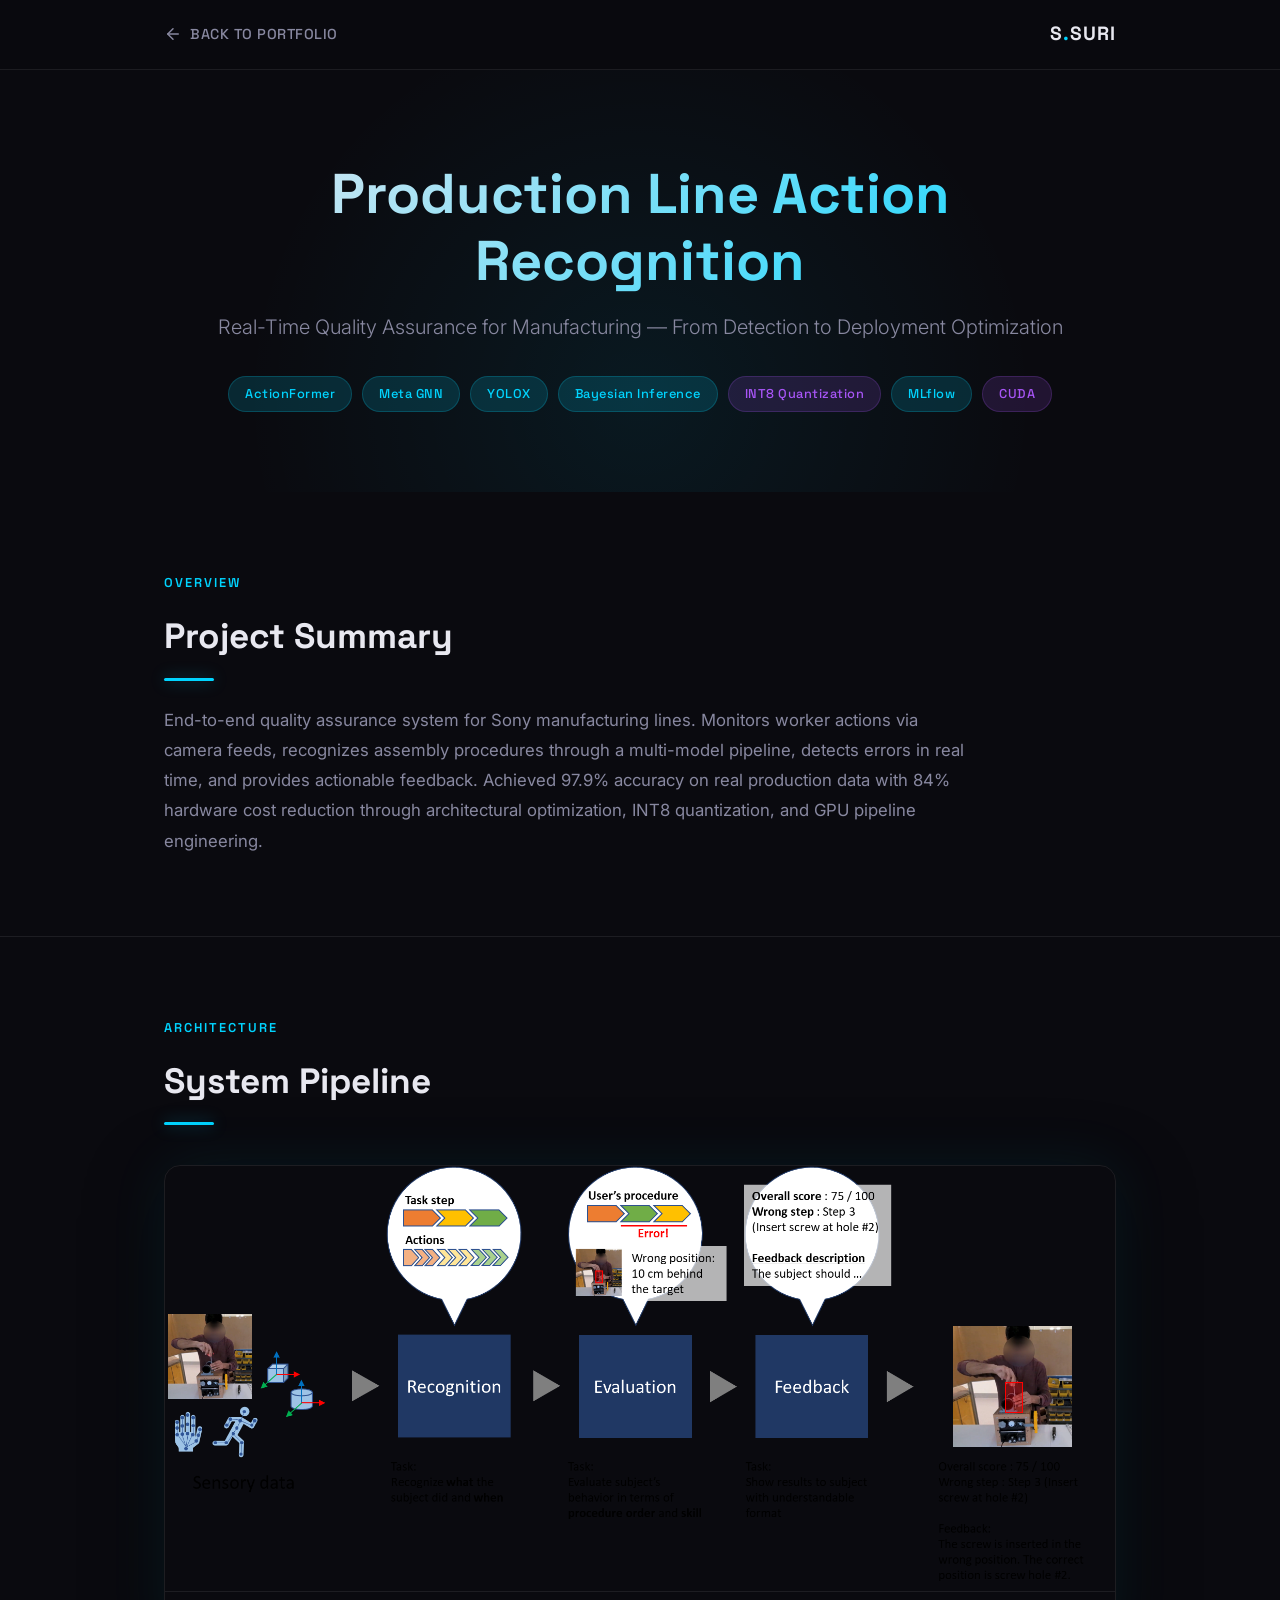
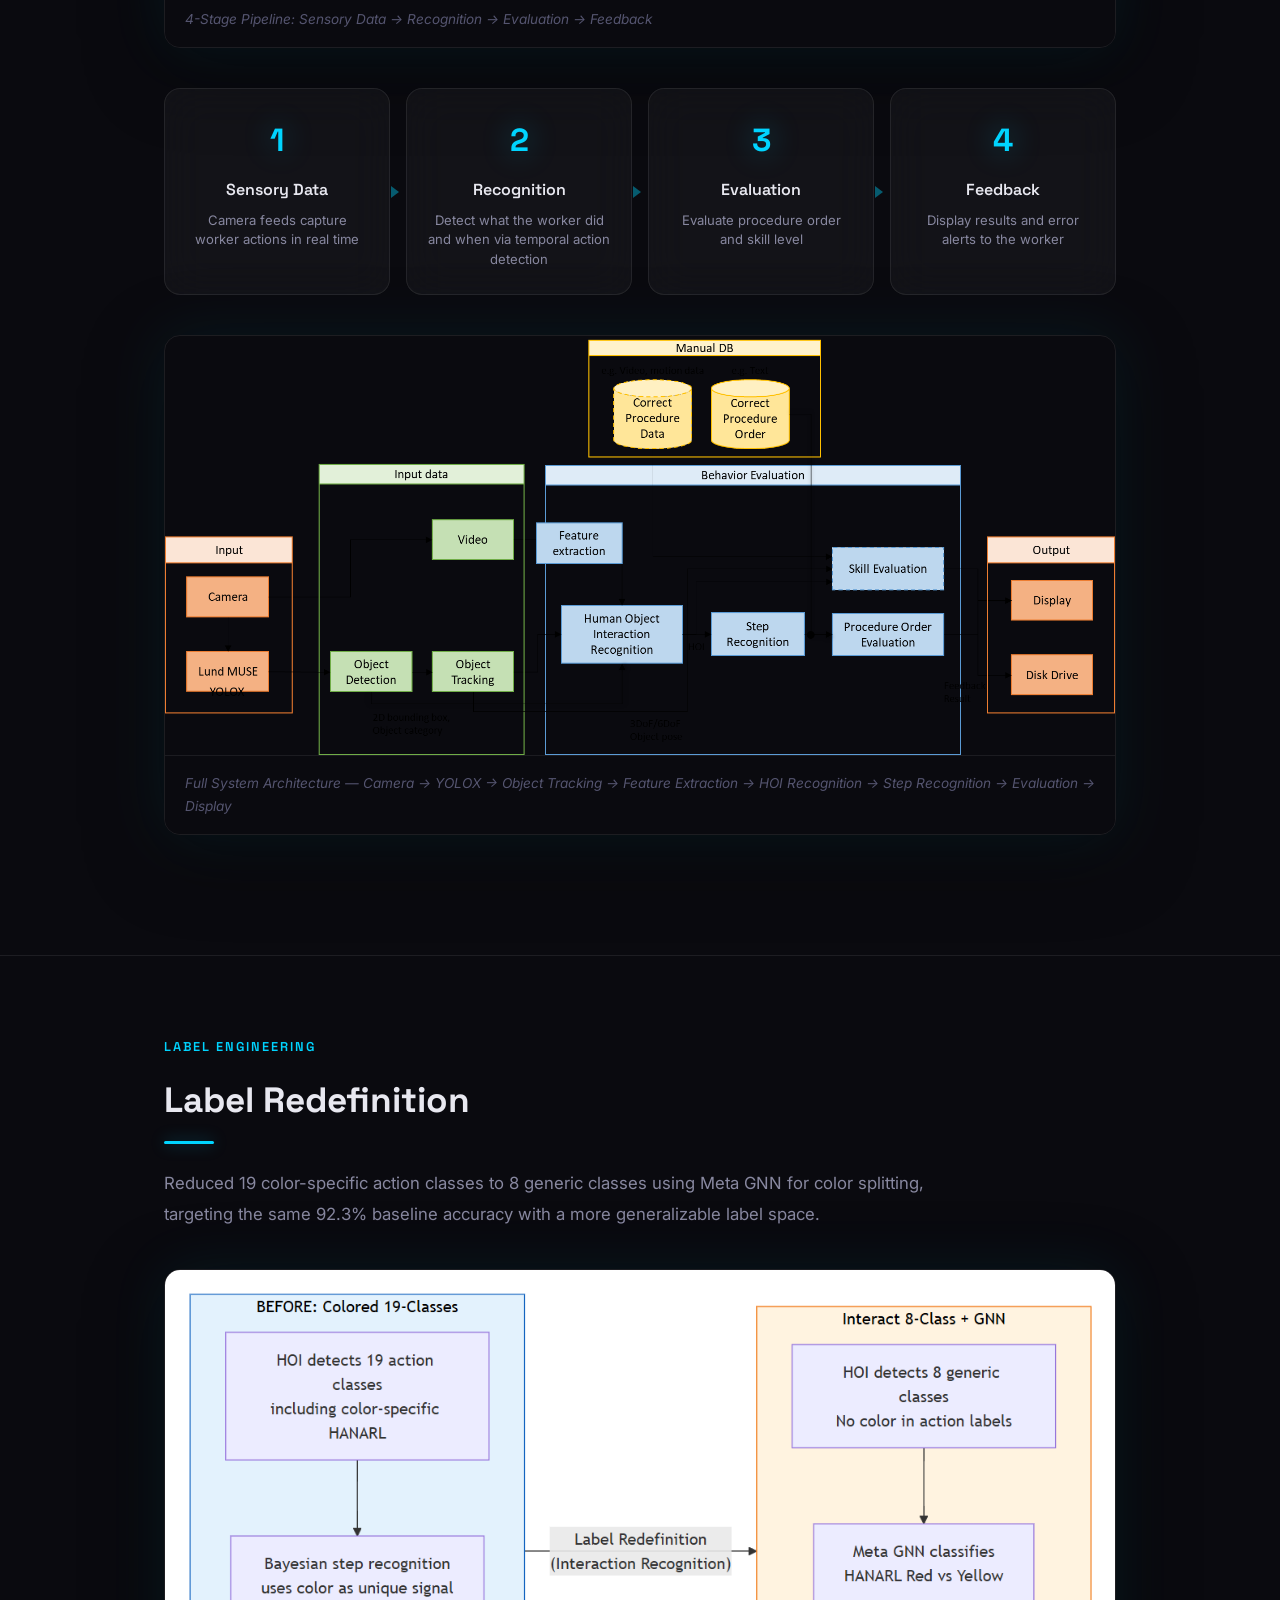
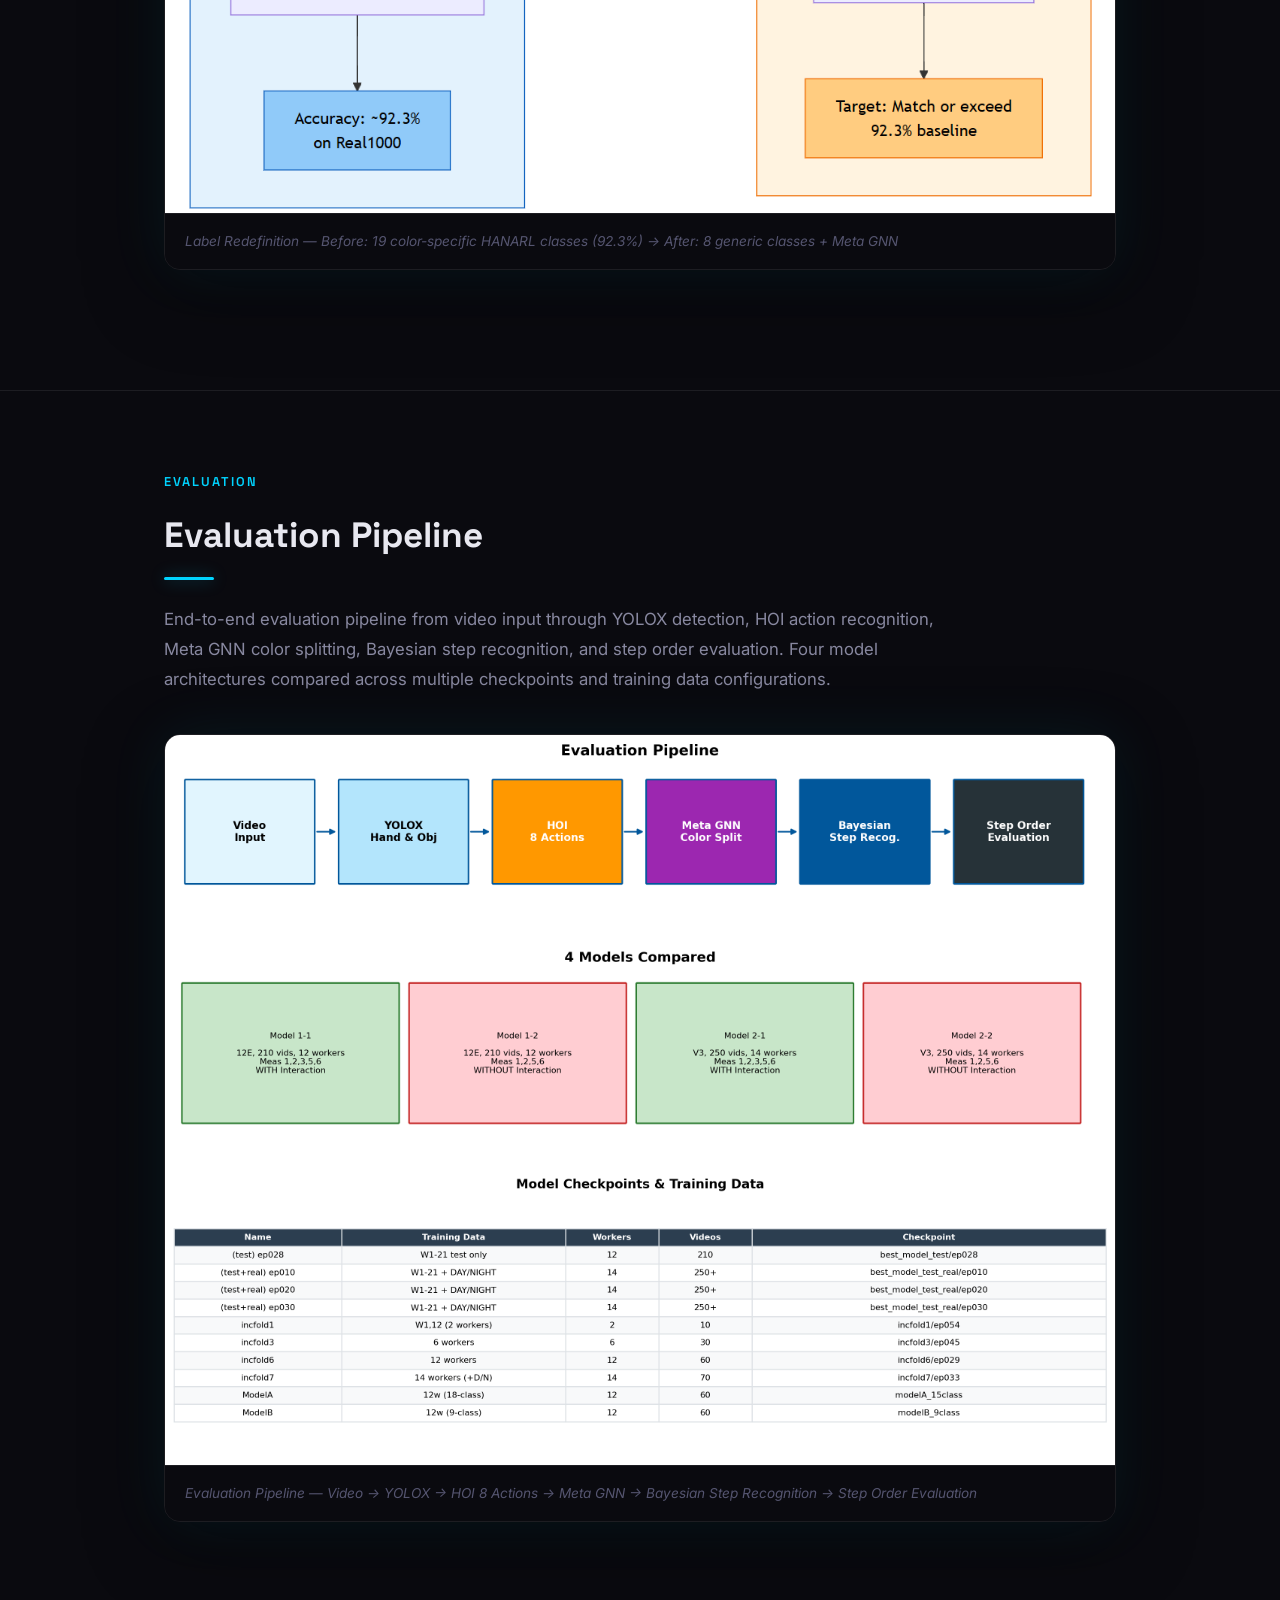
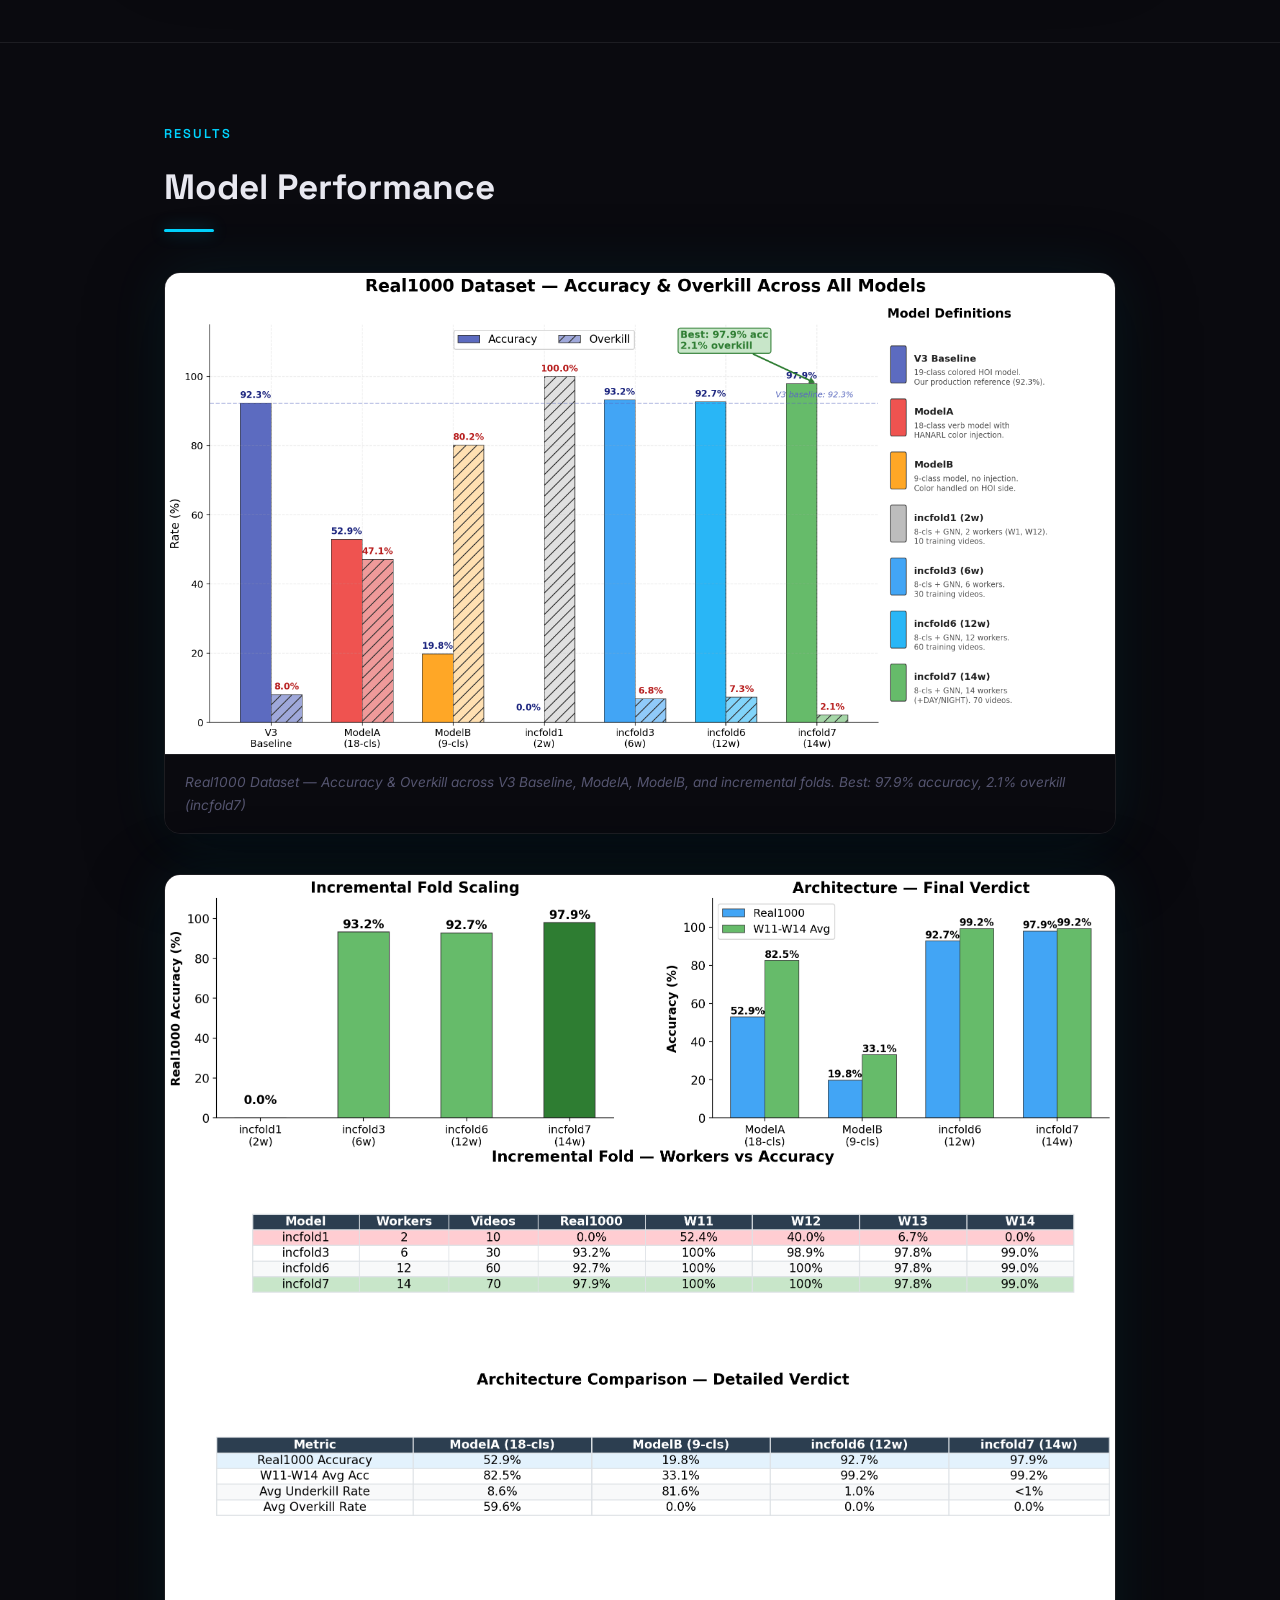
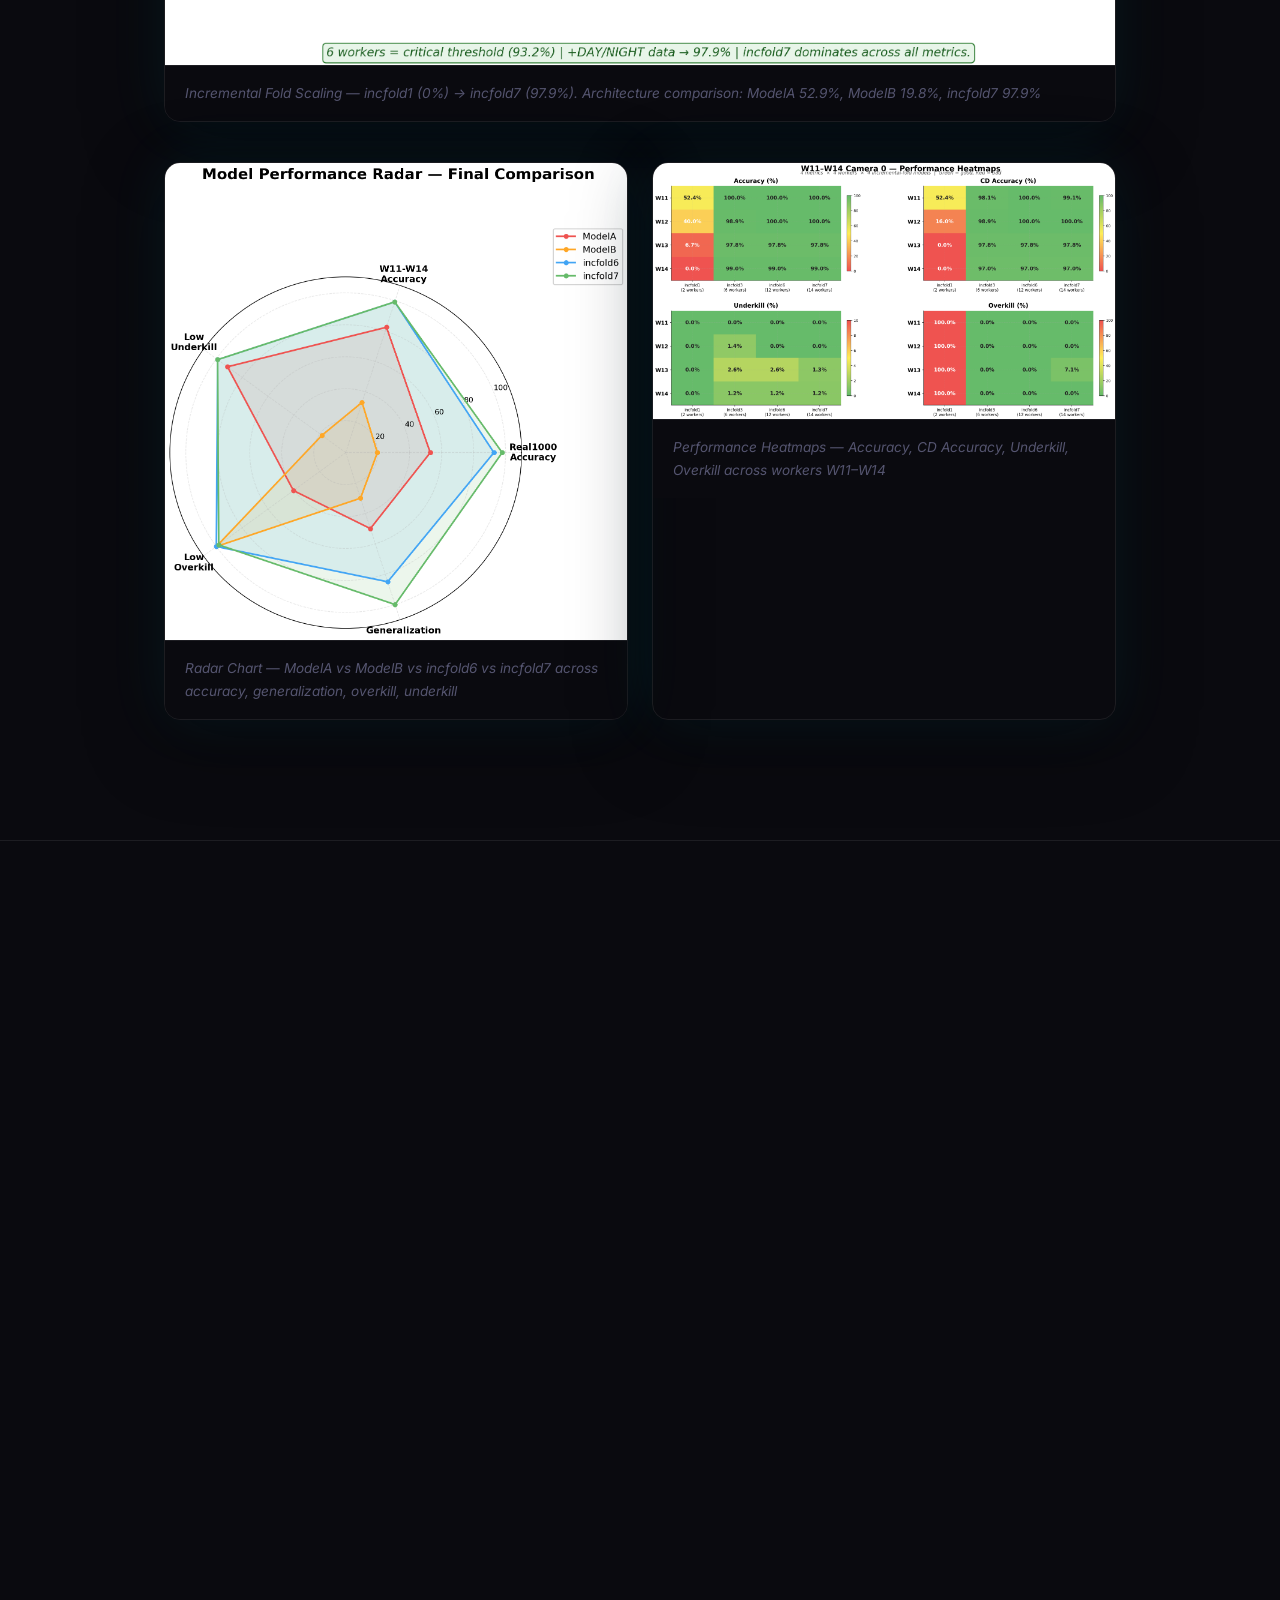
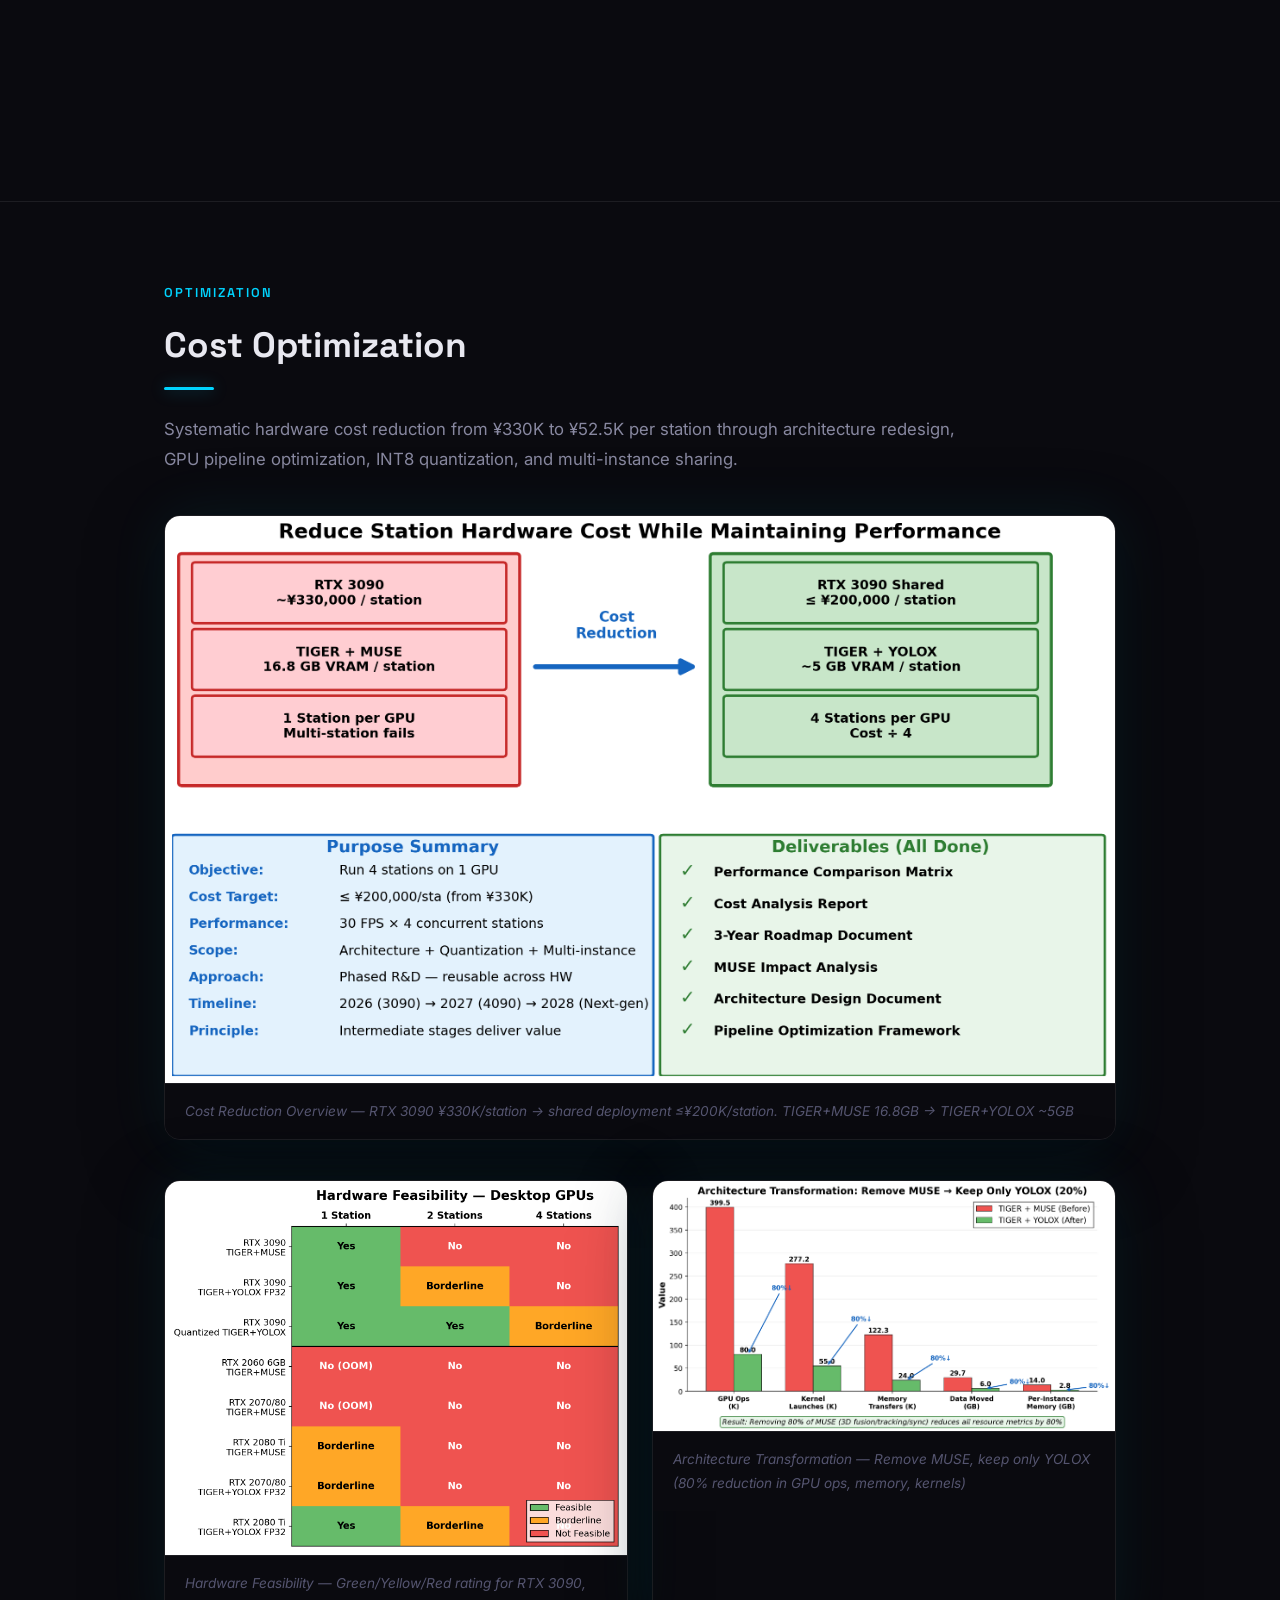
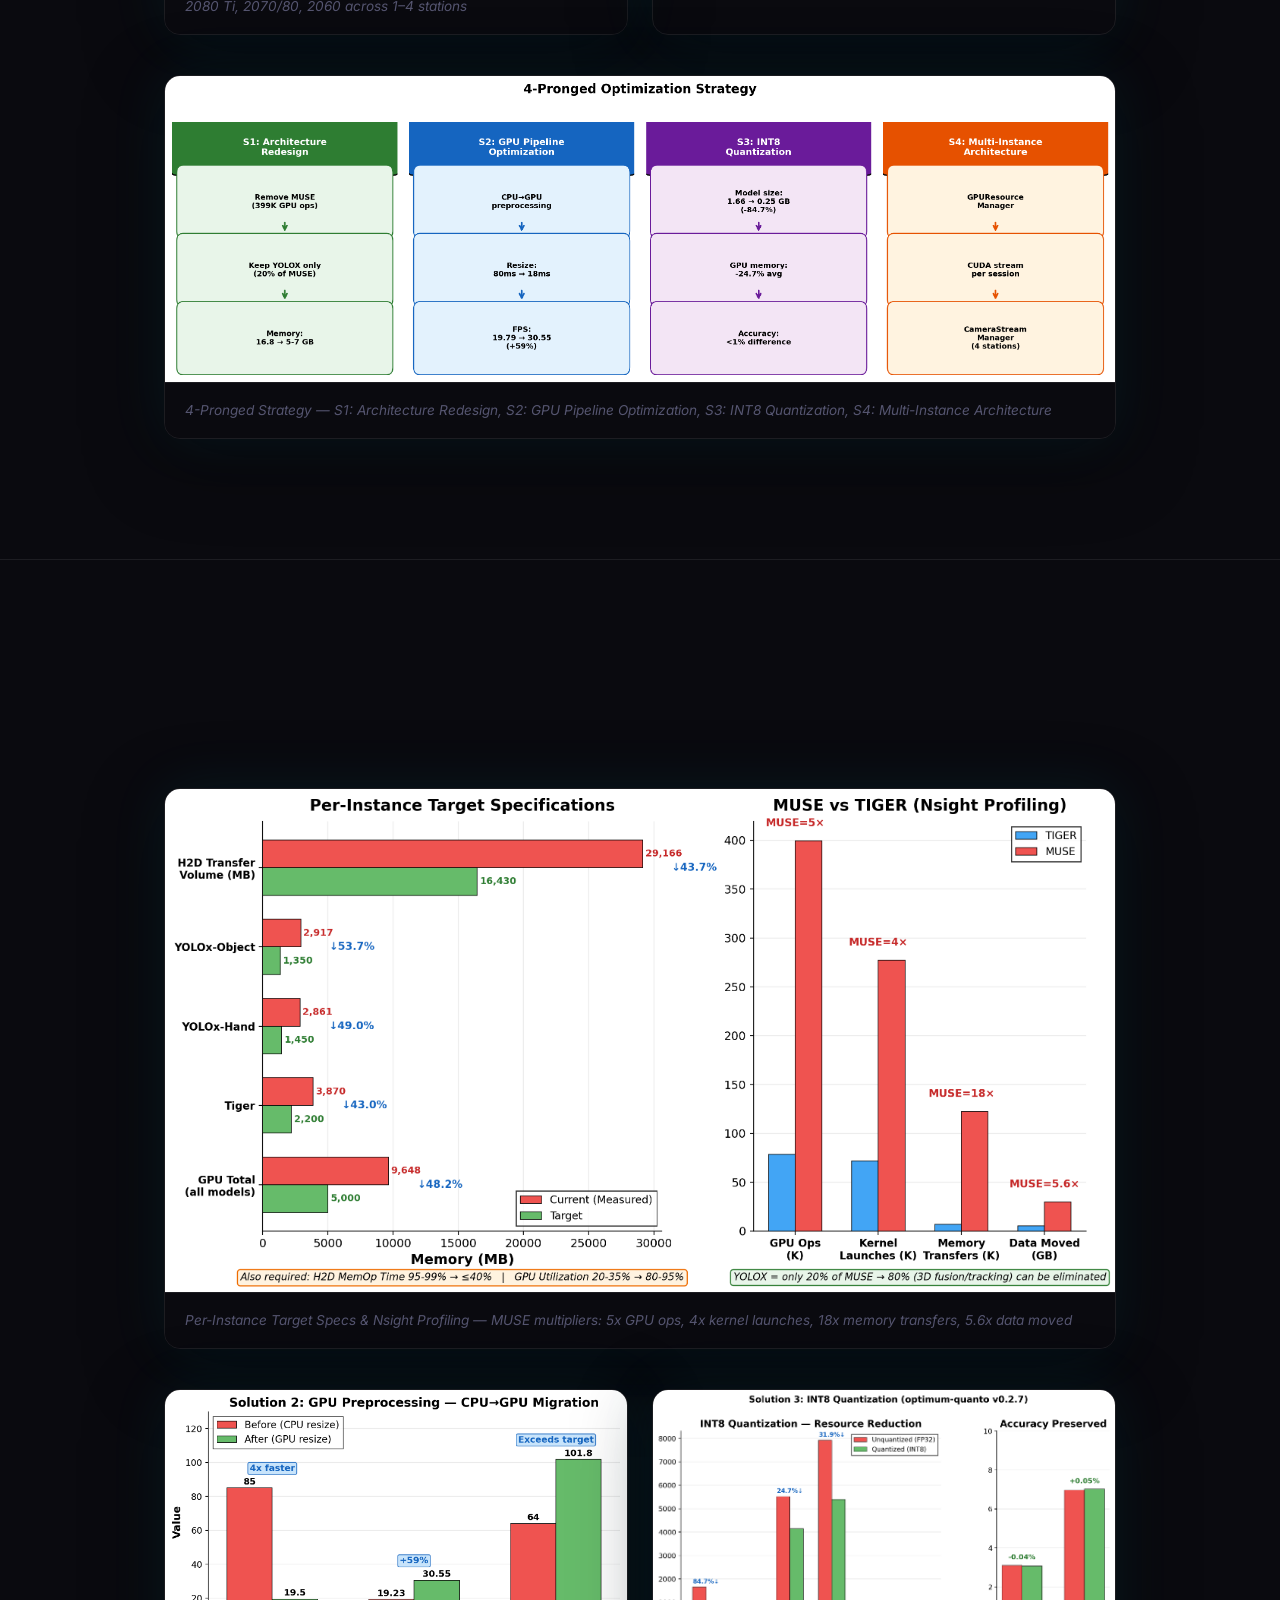
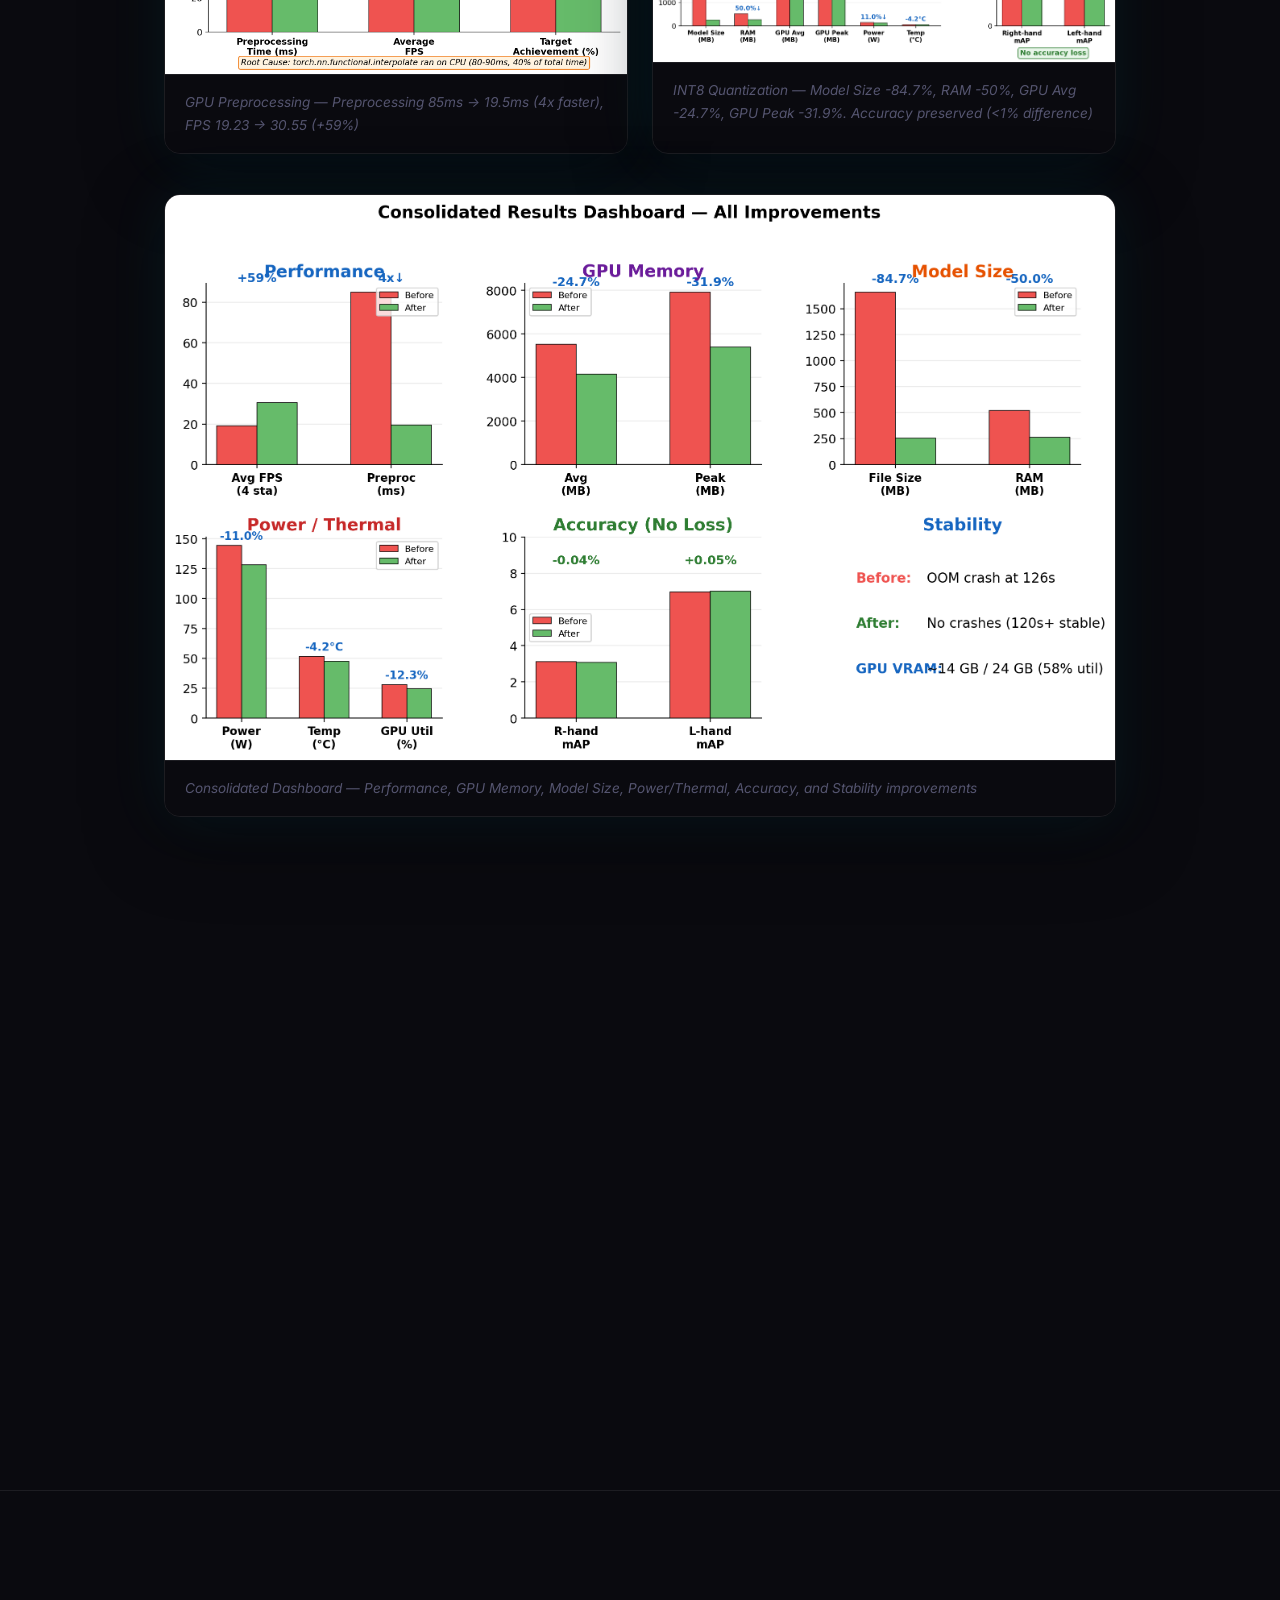
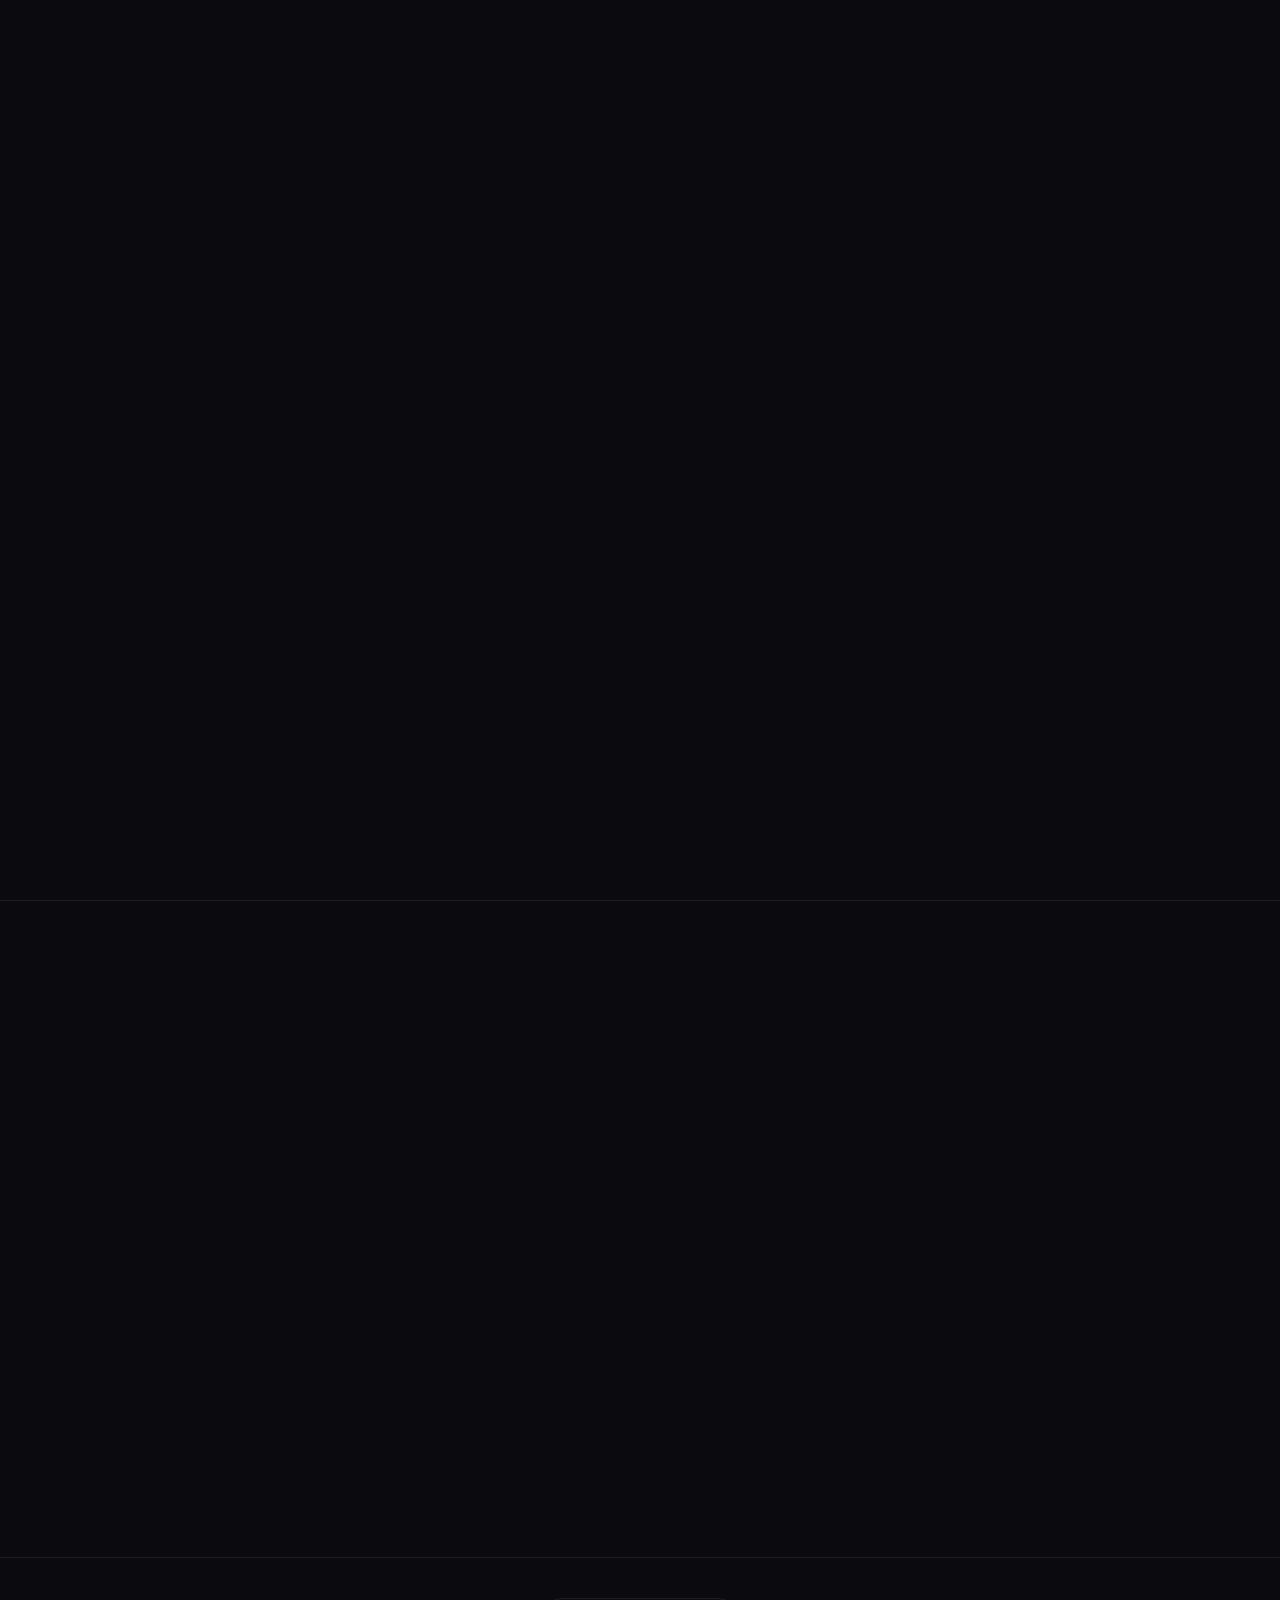
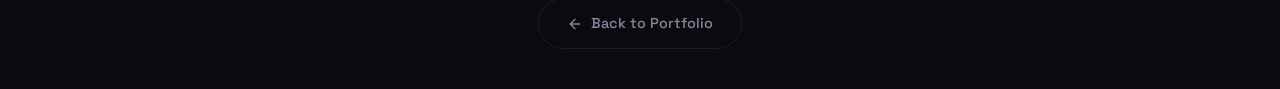
<file: projects/action-recognition.html>
<!DOCTYPE html>
<html lang="en">
<head>
<meta charset="UTF-8">
<meta name="viewport" content="width=device-width, initial-scale=1.0">
<title>Production Line Action Recognition | Sourabh Suri</title>
<meta name="description" content="Real-time automated quality assurance for manufacturing lines. ActionFormer, Meta GNN, YOLOX pipeline achieving 97.9% accuracy with 84% cost reduction via INT8 quantization and GPU optimization.">
<link rel="preconnect" href="https://fonts.googleapis.com">
<link rel="preconnect" href="https://fonts.gstatic.com" crossorigin>
<link href="https://fonts.googleapis.com/css2?family=Inter:wght@300;400;500;600;700&family=Space+Grotesk:wght@400;500;600;700&display=swap" rel="stylesheet">
<style>
/* ========================================
   CSS Custom Properties
   ======================================== */
@property --border-angle {
  syntax: '<angle>';
  initial-value: 0deg;
  inherits: false;
}

:root {
  --bg-base: #0a0a0f;
  --bg-card: rgba(15, 15, 25, 0.6);
  --bg-glass: rgba(255, 255, 255, 0.04);
  --bg-glass-hover: rgba(255, 255, 255, 0.08);
  --accent: #00d4ff;
  --accent-dim: rgba(0, 212, 255, 0.15);
  --accent-glow: rgba(0, 212, 255, 0.4);
  --accent-purple: #a855f7;
  --accent-purple-dim: rgba(168, 85, 247, 0.15);
  --text-primary: #e8e8f0;
  --text-secondary: #8888a0;
  --text-dim: #555570;
  --border-glass: rgba(255, 255, 255, 0.08);
  --border-glass-hover: rgba(0, 212, 255, 0.2);
  --font-heading: 'Space Grotesk', sans-serif;
  --font-body: 'Inter', sans-serif;
  --glass-blur: 20px;
  --radius: 16px;
  --radius-sm: 8px;
  --nav-height: 70px;
  --max-width: 1000px;
}

/* ========================================
   Reset & Base
   ======================================== */
*, *::before, *::after {
  margin: 0;
  padding: 0;
  box-sizing: border-box;
}

html {
  scroll-behavior: smooth;
  scrollbar-width: thin;
  scrollbar-color: var(--accent-dim) var(--bg-base);
}

body {
  font-family: var(--font-body);
  background: var(--bg-base);
  color: var(--text-primary);
  line-height: 1.7;
  overflow-x: hidden;
  -webkit-font-smoothing: antialiased;
  -moz-osx-font-smoothing: grayscale;
}

::-webkit-scrollbar { width: 6px; }
::-webkit-scrollbar-track { background: var(--bg-base); }
::-webkit-scrollbar-thumb { background: var(--accent-dim); border-radius: 3px; }

a { color: var(--accent); text-decoration: none; transition: color 0.3s; }
a:hover { color: #66e5ff; }

img { max-width: 100%; display: block; }

/* ========================================
   Container & Utility
   ======================================== */
.container {
  max-width: var(--max-width);
  margin: 0 auto;
  padding: 0 24px;
}

/* Scroll reveal animations */
.reveal {
  opacity: 0;
  transform: translateY(60px);
  transition: opacity 1s cubic-bezier(0.16, 1, 0.3, 1),
              transform 1s cubic-bezier(0.16, 1, 0.3, 1);
}
.reveal.visible {
  opacity: 1;
  transform: translateY(0);
}

.reveal-left {
  opacity: 0;
  transform: translateX(-80px);
  transition: opacity 1s cubic-bezier(0.16, 1, 0.3, 1),
              transform 1s cubic-bezier(0.16, 1, 0.3, 1);
}
.reveal-left.visible {
  opacity: 1;
  transform: translateX(0);
}

.stagger-1 { transition-delay: 0.1s; }
.stagger-2 { transition-delay: 0.2s; }
.stagger-3 { transition-delay: 0.35s; }
.stagger-4 { transition-delay: 0.5s; }

/* Glassmorphism card */
.glass-card {
  background: var(--bg-glass);
  backdrop-filter: blur(var(--glass-blur));
  -webkit-backdrop-filter: blur(var(--glass-blur));
  border: 1px solid var(--border-glass);
  border-radius: var(--radius);
  transition: all 0.4s cubic-bezier(0.16, 1, 0.3, 1);
}

.glass-card:hover {
  background: var(--bg-glass-hover);
  border-color: var(--border-glass-hover);
  box-shadow: 0 20px 60px rgba(0, 0, 0, 0.3), 0 0 40px var(--accent-dim);
}

/* ========================================
   Back Navigation
   ======================================== */
.back-nav {
  position: fixed;
  top: 0;
  left: 0;
  right: 0;
  height: var(--nav-height);
  z-index: 1000;
  background: rgba(10, 10, 15, 0.85);
  backdrop-filter: blur(20px);
  -webkit-backdrop-filter: blur(20px);
  border-bottom: 1px solid var(--border-glass);
  display: flex;
  align-items: center;
}

.back-nav .container {
  display: flex;
  align-items: center;
  justify-content: space-between;
  width: 100%;
}

.back-link {
  display: flex;
  align-items: center;
  gap: 8px;
  font-family: var(--font-heading);
  font-weight: 500;
  font-size: 0.9rem;
  color: var(--text-secondary);
  text-transform: uppercase;
  letter-spacing: 0.5px;
  transition: color 0.3s;
}

.back-link:hover {
  color: var(--accent);
}

.back-link svg {
  width: 18px;
  height: 18px;
  transition: transform 0.3s;
}

.back-link:hover svg {
  transform: translateX(-4px);
}

.nav-logo {
  font-family: var(--font-heading);
  font-weight: 700;
  font-size: 1.2rem;
  color: var(--text-primary);
  letter-spacing: 1px;
}

.nav-logo span {
  color: var(--accent);
}

/* ========================================
   Hero Section
   ======================================== */
.project-hero {
  position: relative;
  padding: 160px 0 80px;
  overflow: hidden;
}

.project-hero::before {
  content: '';
  position: absolute;
  top: 0;
  left: 50%;
  transform: translateX(-50%);
  width: 800px;
  height: 800px;
  background: radial-gradient(circle, var(--accent-dim) 0%, transparent 70%);
  pointer-events: none;
  opacity: 0.5;
}

.hero-content {
  position: relative;
  z-index: 2;
  text-align: center;
}

.hero-content h1 {
  font-family: var(--font-heading);
  font-size: clamp(2.2rem, 5vw, 3.5rem);
  font-weight: 700;
  line-height: 1.2;
  margin-bottom: 16px;
  background: linear-gradient(135deg, var(--text-primary) 0%, var(--accent) 100%);
  -webkit-background-clip: text;
  -webkit-text-fill-color: transparent;
  background-clip: text;
}

.hero-content .subtitle {
  font-size: clamp(1rem, 2vw, 1.25rem);
  color: var(--text-secondary);
  margin-bottom: 32px;
  font-weight: 300;
}

.tag-list {
  display: flex;
  flex-wrap: wrap;
  justify-content: center;
  gap: 10px;
}

.tag {
  display: inline-block;
  padding: 6px 16px;
  font-size: 0.8rem;
  font-weight: 500;
  font-family: var(--font-heading);
  color: var(--accent);
  background: var(--accent-dim);
  border: 1px solid rgba(0, 212, 255, 0.2);
  border-radius: 100px;
  letter-spacing: 0.5px;
}

.tag.purple {
  color: var(--accent-purple);
  background: var(--accent-purple-dim);
  border-color: rgba(168, 85, 247, 0.2);
}

/* ========================================
   Content Sections
   ======================================== */
.project-section {
  padding: 80px 0;
}

.project-section + .project-section {
  border-top: 1px solid var(--border-glass);
}

.section-label {
  font-family: var(--font-heading);
  font-size: 0.8rem;
  font-weight: 600;
  color: var(--accent);
  text-transform: uppercase;
  letter-spacing: 2px;
  margin-bottom: 12px;
}

.section-heading {
  font-family: var(--font-heading);
  font-size: clamp(1.5rem, 3vw, 2.2rem);
  font-weight: 700;
  margin-bottom: 24px;
  color: var(--text-primary);
}

.section-heading::after {
  content: '';
  display: block;
  width: 50px;
  height: 3px;
  background: var(--accent);
  border-radius: 2px;
  margin-top: 12px;
  box-shadow: 0 0 16px var(--accent-glow);
}

.section-text {
  font-size: 1.05rem;
  color: var(--text-secondary);
  line-height: 1.8;
  max-width: 800px;
}

/* ========================================
   Full-width Image with Glow
   ======================================== */
.image-showcase {
  margin: 40px 0;
  border-radius: var(--radius);
  overflow: hidden;
  position: relative;
  border: 1px solid var(--border-glass);
  box-shadow: 0 0 60px rgba(0, 212, 255, 0.08), 0 20px 80px rgba(0, 0, 0, 0.4);
  transition: box-shadow 0.4s;
}

.image-showcase:hover {
  box-shadow: 0 0 80px rgba(0, 212, 255, 0.15), 0 20px 80px rgba(0, 0, 0, 0.5);
}

.image-showcase img {
  width: 100%;
  display: block;
}

.image-caption {
  padding: 16px 20px;
  background: rgba(10, 10, 15, 0.8);
  font-size: 0.85rem;
  color: var(--text-dim);
  font-style: italic;
  border-top: 1px solid var(--border-glass);
}

/* ========================================
   Image Grid (2-column)
   ======================================== */
.image-grid-2 {
  display: grid;
  grid-template-columns: 1fr 1fr;
  gap: 24px;
  margin: 40px 0;
}

.image-grid-2 .image-showcase {
  margin: 0;
}

/* ========================================
   Pipeline Stages
   ======================================== */
.pipeline-stages {
  display: grid;
  grid-template-columns: repeat(4, 1fr);
  gap: 16px;
  margin: 40px 0;
}

.stage-card {
  padding: 24px 20px;
  text-align: center;
  position: relative;
}

.stage-card::after {
  content: '';
  position: absolute;
  right: -10px;
  top: 50%;
  transform: translateY(-50%);
  width: 0;
  height: 0;
  border-left: 8px solid var(--accent);
  border-top: 6px solid transparent;
  border-bottom: 6px solid transparent;
  opacity: 0.4;
}

.stage-card:last-child::after {
  display: none;
}

.stage-number {
  font-family: var(--font-heading);
  font-size: 2rem;
  font-weight: 700;
  color: var(--accent);
  text-shadow: 0 0 30px var(--accent-glow);
  margin-bottom: 8px;
}

.stage-title {
  font-family: var(--font-heading);
  font-size: 1rem;
  font-weight: 600;
  color: var(--text-primary);
  margin-bottom: 8px;
}

.stage-desc {
  font-size: 0.82rem;
  color: var(--text-secondary);
  line-height: 1.5;
}

/* ========================================
   Key Results
   ======================================== */
.results-grid {
  display: grid;
  grid-template-columns: repeat(2, 1fr);
  gap: 20px;
  margin: 32px 0;
}

.result-card {
  padding: 28px;
  text-align: center;
}

.result-card .result-value {
  font-family: var(--font-heading);
  font-size: clamp(1.8rem, 3vw, 2.5rem);
  font-weight: 700;
  color: var(--accent);
  margin-bottom: 8px;
  text-shadow: 0 0 30px var(--accent-glow);
}

.result-card .result-value.purple {
  color: var(--accent-purple);
  text-shadow: 0 0 30px rgba(168, 85, 247, 0.4);
}

.result-card .result-label {
  font-size: 0.85rem;
  color: var(--text-secondary);
  line-height: 1.5;
}

/* ========================================
   Back to Top Button
   ======================================== */
.back-to-top {
  position: fixed;
  bottom: 32px;
  right: 32px;
  width: 48px;
  height: 48px;
  border-radius: 50%;
  background: var(--accent-dim);
  border: 1px solid rgba(0, 212, 255, 0.3);
  color: var(--accent);
  display: flex;
  align-items: center;
  justify-content: center;
  cursor: pointer;
  opacity: 0;
  visibility: hidden;
  transform: translateY(20px);
  transition: all 0.3s;
  z-index: 999;
  backdrop-filter: blur(10px);
}

.back-to-top.visible {
  opacity: 1;
  visibility: visible;
  transform: translateY(0);
}

.back-to-top:hover {
  background: rgba(0, 212, 255, 0.25);
  box-shadow: 0 0 30px var(--accent-dim);
}

/* ========================================
   Footer
   ======================================== */
.project-footer {
  padding: 40px 0;
  border-top: 1px solid var(--border-glass);
  text-align: center;
}

.footer-back {
  display: inline-flex;
  align-items: center;
  gap: 8px;
  font-family: var(--font-heading);
  font-weight: 500;
  font-size: 0.9rem;
  color: var(--text-secondary);
  padding: 12px 28px;
  border: 1px solid var(--border-glass);
  border-radius: 100px;
  transition: all 0.3s;
}

.footer-back:hover {
  color: var(--accent);
  border-color: rgba(0, 212, 255, 0.3);
  background: var(--accent-dim);
  box-shadow: 0 0 30px var(--accent-dim);
}

/* ========================================
   Responsive
   ======================================== */
@media (max-width: 768px) {
  .pipeline-stages {
    grid-template-columns: 1fr 1fr;
  }

  .stage-card:nth-child(2)::after,
  .stage-card:last-child::after {
    display: none;
  }

  .results-grid {
    grid-template-columns: 1fr;
  }

  .image-grid-2 {
    grid-template-columns: 1fr;
  }

  .project-hero {
    padding: 120px 0 60px;
  }
}

@media (max-width: 480px) {
  .pipeline-stages {
    grid-template-columns: 1fr;
  }

  .stage-card::after {
    display: none;
  }

  .tag-list {
    gap: 6px;
  }

  .tag {
    padding: 4px 12px;
    font-size: 0.7rem;
  }
}
</style>
</head>
<body>

<!-- ======== Back Navigation ======== -->
<nav class="back-nav">
  <div class="container">
    <a href="../index.html#projects" class="back-link">
      <svg xmlns="http://www.w3.org/2000/svg" viewBox="0 0 24 24" fill="none" stroke="currentColor" stroke-width="2" stroke-linecap="round" stroke-linejoin="round"><line x1="19" y1="12" x2="5" y2="12"/><polyline points="12 19 5 12 12 5"/></svg>
      Back to Portfolio
    </a>
    <div class="nav-logo">S<span>.</span>SURI</div>
  </div>
</nav>

<!-- ======== Hero Section ======== -->
<section class="project-hero" id="top">
  <div class="container">
    <div class="hero-content reveal">
      <h1>Production Line Action Recognition</h1>
      <p class="subtitle">Real-Time Quality Assurance for Manufacturing &mdash; From Detection to Deployment Optimization</p>
      <div class="tag-list">
        <span class="tag">ActionFormer</span>
        <span class="tag">Meta GNN</span>
        <span class="tag">YOLOX</span>
        <span class="tag">Bayesian Inference</span>
        <span class="tag purple">INT8 Quantization</span>
        <span class="tag">MLflow</span>
        <span class="tag purple">CUDA</span>
      </div>
    </div>
  </div>
</section>

<!-- ======== Overview ======== -->
<section class="project-section">
  <div class="container">
    <div class="reveal">
      <p class="section-label">Overview</p>
      <h2 class="section-heading">Project Summary</h2>
      <p class="section-text">
        End-to-end quality assurance system for Sony manufacturing lines. Monitors worker actions via camera feeds,
        recognizes assembly procedures through a multi-model pipeline, detects errors in real time, and provides
        actionable feedback. Achieved 97.9% accuracy on real production data with 84% hardware cost reduction
        through architectural optimization, INT8 quantization, and GPU pipeline engineering.
      </p>
    </div>
  </div>
</section>

<!-- ======== System Pipeline ======== -->
<section class="project-section">
  <div class="container">
    <div class="reveal">
      <p class="section-label">Architecture</p>
      <h2 class="section-heading">System Pipeline</h2>
    </div>

    <div class="image-showcase reveal stagger-1">
      <img src="../images/slide7_img30.png" alt="4-Stage Pipeline: Sensory Data, Recognition, Evaluation, Feedback" loading="lazy">
      <div class="image-caption">4-Stage Pipeline: Sensory Data &rarr; Recognition &rarr; Evaluation &rarr; Feedback</div>
    </div>

    <div class="pipeline-stages reveal stagger-2">
      <div class="glass-card stage-card">
        <div class="stage-number">1</div>
        <div class="stage-title">Sensory Data</div>
        <div class="stage-desc">Camera feeds capture worker actions in real time</div>
      </div>
      <div class="glass-card stage-card">
        <div class="stage-number">2</div>
        <div class="stage-title">Recognition</div>
        <div class="stage-desc">Detect what the worker did and when via temporal action detection</div>
      </div>
      <div class="glass-card stage-card">
        <div class="stage-number">3</div>
        <div class="stage-title">Evaluation</div>
        <div class="stage-desc">Evaluate procedure order and skill level</div>
      </div>
      <div class="glass-card stage-card">
        <div class="stage-number">4</div>
        <div class="stage-title">Feedback</div>
        <div class="stage-desc">Display results and error alerts to the worker</div>
      </div>
    </div>

    <div class="image-showcase reveal stagger-3">
      <img src="../images/slide7_img31.png" alt="Full System Architecture: Camera to Display/Disk Drive" loading="lazy">
      <div class="image-caption">Full System Architecture &mdash; Camera &rarr; YOLOX &rarr; Object Tracking &rarr; Feature Extraction &rarr; HOI Recognition &rarr; Step Recognition &rarr; Evaluation &rarr; Display</div>
    </div>
  </div>
</section>

<!-- ======== Label Redefinition ======== -->
<section class="project-section">
  <div class="container">
    <div class="reveal">
      <p class="section-label">Label Engineering</p>
      <h2 class="section-heading">Label Redefinition</h2>
      <p class="section-text">
        Reduced 19 color-specific action classes to 8 generic classes using Meta GNN for color splitting, targeting the same 92.3% baseline accuracy with a more generalizable label space.
      </p>
    </div>

    <div class="image-showcase reveal stagger-1">
      <img src="../images/slide7_img33.png" alt="Label Redefinition: 19 colored classes to 8 generic classes with Meta GNN" loading="lazy">
      <div class="image-caption">Label Redefinition &mdash; Before: 19 color-specific HANARL classes (92.3%) &rarr; After: 8 generic classes + Meta GNN</div>
    </div>
  </div>
</section>

<!-- ======== Evaluation Pipeline ======== -->
<section class="project-section">
  <div class="container">
    <div class="reveal">
      <p class="section-label">Evaluation</p>
      <h2 class="section-heading">Evaluation Pipeline</h2>
      <p class="section-text">
        End-to-end evaluation pipeline from video input through YOLOX detection, HOI action recognition, Meta GNN color splitting, Bayesian step recognition, and step order evaluation. Four model architectures compared across multiple checkpoints and training data configurations.
      </p>
    </div>

    <div class="image-showcase reveal stagger-1">
      <img src="../images/slide8_img36.png" alt="Evaluation Pipeline with 4 Models Compared" loading="lazy">
      <div class="image-caption">Evaluation Pipeline &mdash; Video &rarr; YOLOX &rarr; HOI 8 Actions &rarr; Meta GNN &rarr; Bayesian Step Recognition &rarr; Step Order Evaluation</div>
    </div>
  </div>
</section>

<!-- ======== Model Performance ======== -->
<section class="project-section">
  <div class="container">
    <div class="reveal">
      <p class="section-label">Results</p>
      <h2 class="section-heading">Model Performance</h2>
    </div>

    <div class="image-showcase reveal stagger-1">
      <img src="../images/slide7_img34.png" alt="Real1000 Dataset Accuracy and Overkill comparison" loading="lazy">
      <div class="image-caption">Real1000 Dataset &mdash; Accuracy &amp; Overkill across V3 Baseline, ModelA, ModelB, and incremental folds. Best: 97.9% accuracy, 2.1% overkill (incfold7)</div>
    </div>

    <div class="image-showcase reveal stagger-2">
      <img src="../images/slide8_img39.png" alt="Incremental Fold Scaling and Architecture Final Verdict" loading="lazy">
      <div class="image-caption">Incremental Fold Scaling &mdash; incfold1 (0%) &rarr; incfold7 (97.9%). Architecture comparison: ModelA 52.9%, ModelB 19.8%, incfold7 97.9%</div>
    </div>

    <div class="image-grid-2 reveal stagger-3">
      <div class="image-showcase">
        <img src="../images/slide8_img41.png" alt="Model Performance Radar Chart" loading="lazy">
        <div class="image-caption">Radar Chart &mdash; ModelA vs ModelB vs incfold6 vs incfold7 across accuracy, generalization, overkill, underkill</div>
      </div>
      <div class="image-showcase">
        <img src="../images/slide8_img44.png" alt="W11-W14 Camera 0 Performance Heatmaps" loading="lazy">
        <div class="image-caption">Performance Heatmaps &mdash; Accuracy, CD Accuracy, Underkill, Overkill across workers W11&ndash;W14</div>
      </div>
    </div>
  </div>
</section>

<!-- ======== Training Pipeline ======== -->
<section class="project-section">
  <div class="container">
    <div class="reveal">
      <p class="section-label">Training</p>
      <h2 class="section-heading">Improvement Pipeline &amp; Training Scaling</h2>
      <p class="section-text">
        Five-step improvement pipeline from language label alignment through meta-recognition, combined with systematic training data scaling to drive accuracy gains.
      </p>
    </div>

    <div class="image-showcase reveal stagger-1">
      <img src="../images/slide8_img42.png" alt="Improvement Pipeline and Training Data Scaling Effect" loading="lazy">
      <div class="image-caption">5-Step Improvement Pipeline &mdash; Language Label Alignment &rarr; Graph Node Pruning &rarr; Label Redefinition &rarr; Speed Modulation &rarr; Meta-Recognition. HOI checkpoint accuracy and Real1000 scaling charts.</div>
    </div>
  </div>
</section>

<!-- ======== Cost Optimization ======== -->
<section class="project-section">
  <div class="container">
    <div class="reveal">
      <p class="section-label">Optimization</p>
      <h2 class="section-heading">Cost Optimization</h2>
      <p class="section-text">
        Systematic hardware cost reduction from &yen;330K to &yen;52.5K per station through architecture redesign, GPU pipeline optimization, INT8 quantization, and multi-instance sharing.
      </p>
    </div>

    <div class="image-showcase reveal stagger-1">
      <img src="../images/slide9_img46.png" alt="Reduce Station Hardware Cost overview" loading="lazy">
      <div class="image-caption">Cost Reduction Overview &mdash; RTX 3090 &yen;330K/station &rarr; shared deployment &le;&yen;200K/station. TIGER+MUSE 16.8GB &rarr; TIGER+YOLOX ~5GB</div>
    </div>

    <div class="image-grid-2 reveal stagger-2">
      <div class="image-showcase">
        <img src="../images/slide9_img47.png" alt="Hardware Feasibility for Desktop GPUs" loading="lazy">
        <div class="image-caption">Hardware Feasibility &mdash; Green/Yellow/Red rating for RTX 3090, 2080 Ti, 2070/80, 2060 across 1&ndash;4 stations</div>
      </div>
      <div class="image-showcase">
        <img src="../images/slide9_img48.png" alt="Architecture Transformation: Remove MUSE, Keep YOLOX" loading="lazy">
        <div class="image-caption">Architecture Transformation &mdash; Remove MUSE, keep only YOLOX (80% reduction in GPU ops, memory, kernels)</div>
      </div>
    </div>

    <div class="image-showcase reveal stagger-3">
      <img src="../images/slide9_img49.png" alt="4-Pronged Optimization Strategy" loading="lazy">
      <div class="image-caption">4-Pronged Strategy &mdash; S1: Architecture Redesign, S2: GPU Pipeline Optimization, S3: INT8 Quantization, S4: Multi-Instance Architecture</div>
    </div>
  </div>
</section>

<!-- ======== Optimization Results ======== -->
<section class="project-section">
  <div class="container">
    <div class="reveal">
      <p class="section-label">Performance</p>
      <h2 class="section-heading">Optimization Results</h2>
    </div>

    <div class="image-showcase reveal stagger-1">
      <img src="../images/slide9_img50.png" alt="Per-Instance Target Specs and MUSE vs TIGER Nsight Profiling" loading="lazy">
      <div class="image-caption">Per-Instance Target Specs &amp; Nsight Profiling &mdash; MUSE multipliers: 5x GPU ops, 4x kernel launches, 18x memory transfers, 5.6x data moved</div>
    </div>

    <div class="image-grid-2 reveal stagger-2">
      <div class="image-showcase">
        <img src="../images/slide9_img51.png" alt="GPU Preprocessing: CPU to GPU Migration results" loading="lazy">
        <div class="image-caption">GPU Preprocessing &mdash; Preprocessing 85ms &rarr; 19.5ms (4x faster), FPS 19.23 &rarr; 30.55 (+59%)</div>
      </div>
      <div class="image-showcase">
        <img src="../images/slide9_img52.png" alt="INT8 Quantization results" loading="lazy">
        <div class="image-caption">INT8 Quantization &mdash; Model Size -84.7%, RAM -50%, GPU Avg -24.7%, GPU Peak -31.9%. Accuracy preserved (&lt;1% difference)</div>
      </div>
    </div>

    <div class="image-showcase reveal stagger-3">
      <img src="../images/slide9_img53.png" alt="Consolidated Results Dashboard" loading="lazy">
      <div class="image-caption">Consolidated Dashboard &mdash; Performance, GPU Memory, Model Size, Power/Thermal, Accuracy, and Stability improvements</div>
    </div>

    <div class="image-showcase reveal stagger-4">
      <img src="../images/slide9_img54.png" alt="FPS Before vs After Optimization" loading="lazy">
      <div class="image-caption">FPS Results &mdash; 19.23 &rarr; 30.55 FPS (+59%). All 4 stations exceed 30 FPS target</div>
    </div>
  </div>
</section>

<!-- ======== Cost Impact ======== -->
<section class="project-section">
  <div class="container">
    <div class="reveal">
      <p class="section-label">Impact</p>
      <h2 class="section-heading">Per-Station Cost Impact</h2>
    </div>

    <div class="image-showcase reveal stagger-1">
      <img src="../images/slide7_img32.png" alt="Per-Station Hardware Cost Reduction chart" loading="lazy">
      <div class="image-caption">Per-Station Hardware Cost &mdash; &yen;330K (RTX 3090) &rarr; &yen;82.5K (4x sharing, -75%) &rarr; &yen;52.5K (Jetson AGX, -84%)</div>
    </div>
  </div>
</section>

<!-- ======== Key Results ======== -->
<section class="project-section">
  <div class="container">
    <div class="reveal">
      <p class="section-label">Summary</p>
      <h2 class="section-heading">Key Results</h2>
    </div>

    <div class="results-grid">
      <div class="glass-card result-card reveal stagger-1">
        <div class="result-value">97.9%</div>
        <div class="result-label">Real1000 accuracy with 2.1% overkill (incfold7)</div>
      </div>
      <div class="glass-card result-card reveal stagger-2">
        <div class="result-value purple">-84%</div>
        <div class="result-label">Hardware cost reduction: &yen;330K &rarr; &yen;52.5K per station</div>
      </div>
      <div class="glass-card result-card reveal stagger-3">
        <div class="result-value">+59%</div>
        <div class="result-label">FPS improvement: 19.23 &rarr; 30.55 via GPU pipeline &amp; INT8</div>
      </div>
      <div class="glass-card result-card reveal stagger-4">
        <div class="result-value purple">4 Stations</div>
        <div class="result-label">Concurrent inference on a single GPU, all exceeding 30 FPS</div>
      </div>
    </div>
  </div>
</section>

<!-- ======== Footer ======== -->
<footer class="project-footer">
  <div class="container">
    <a href="../index.html#projects" class="footer-back">
      <svg xmlns="http://www.w3.org/2000/svg" width="16" height="16" viewBox="0 0 24 24" fill="none" stroke="currentColor" stroke-width="2" stroke-linecap="round" stroke-linejoin="round"><line x1="19" y1="12" x2="5" y2="12"/><polyline points="12 19 5 12 12 5"/></svg>
      Back to Portfolio
    </a>
  </div>
</footer>

<!-- ======== Back to Top Button ======== -->
<button class="back-to-top" id="backToTop" aria-label="Back to top" onclick="window.scrollTo({top:0,behavior:'smooth'})">
  <svg xmlns="http://www.w3.org/2000/svg" width="20" height="20" viewBox="0 0 24 24" fill="none" stroke="currentColor" stroke-width="2" stroke-linecap="round" stroke-linejoin="round"><line x1="12" y1="19" x2="12" y2="5"/><polyline points="5 12 12 5 19 12"/></svg>
</button>

<!-- ======== Scripts ======== -->
<script>
// Scroll reveal via IntersectionObserver
document.addEventListener('DOMContentLoaded', () => {
  const reveals = document.querySelectorAll('.reveal, .reveal-left');
  const observer = new IntersectionObserver((entries) => {
    entries.forEach(entry => {
      if (entry.isIntersecting) {
        entry.target.classList.add('visible');
      }
    });
  }, {
    threshold: 0.1,
    rootMargin: '0px 0px -60px 0px'
  });

  reveals.forEach(el => observer.observe(el));

  // Back to top button visibility
  const backToTop = document.getElementById('backToTop');
  window.addEventListener('scroll', () => {
    if (window.scrollY > 400) {
      backToTop.classList.add('visible');
    } else {
      backToTop.classList.remove('visible');
    }
  }, { passive: true });
});
</script>
</body>
</html>
</file>
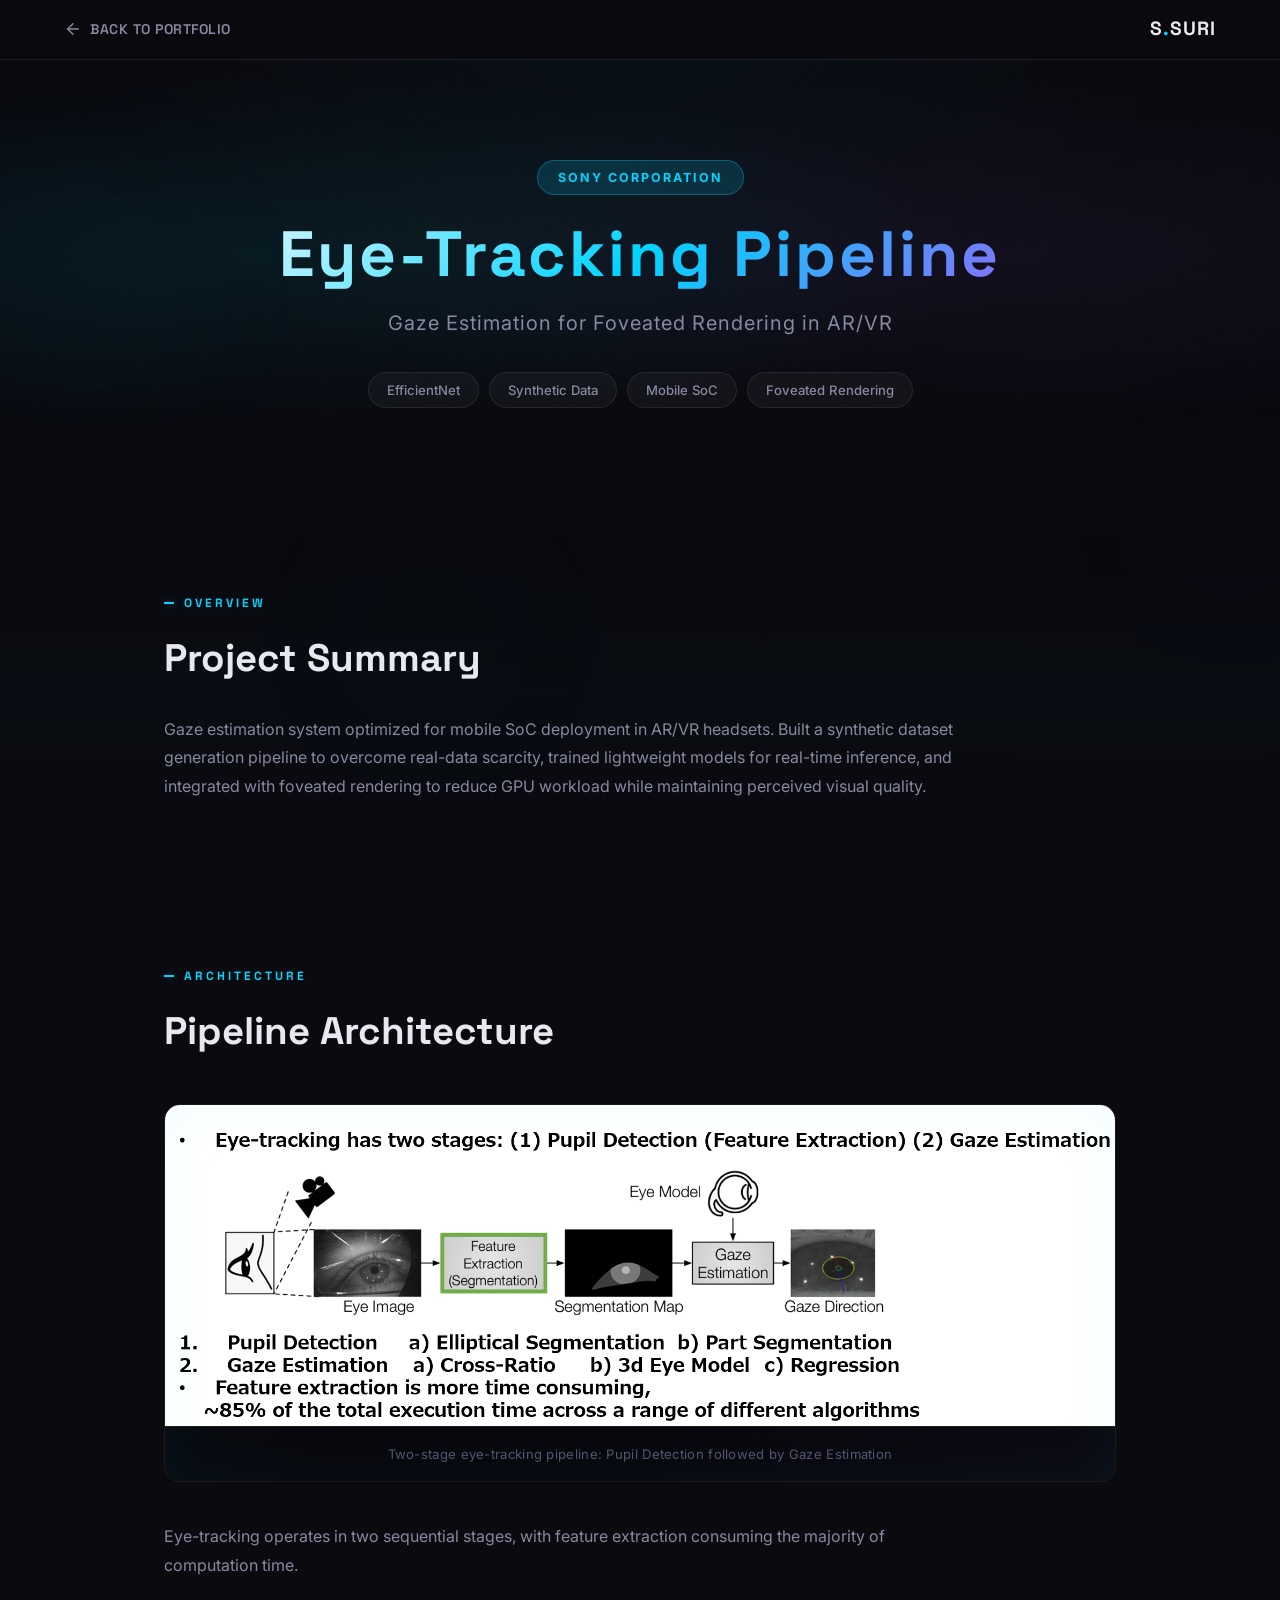
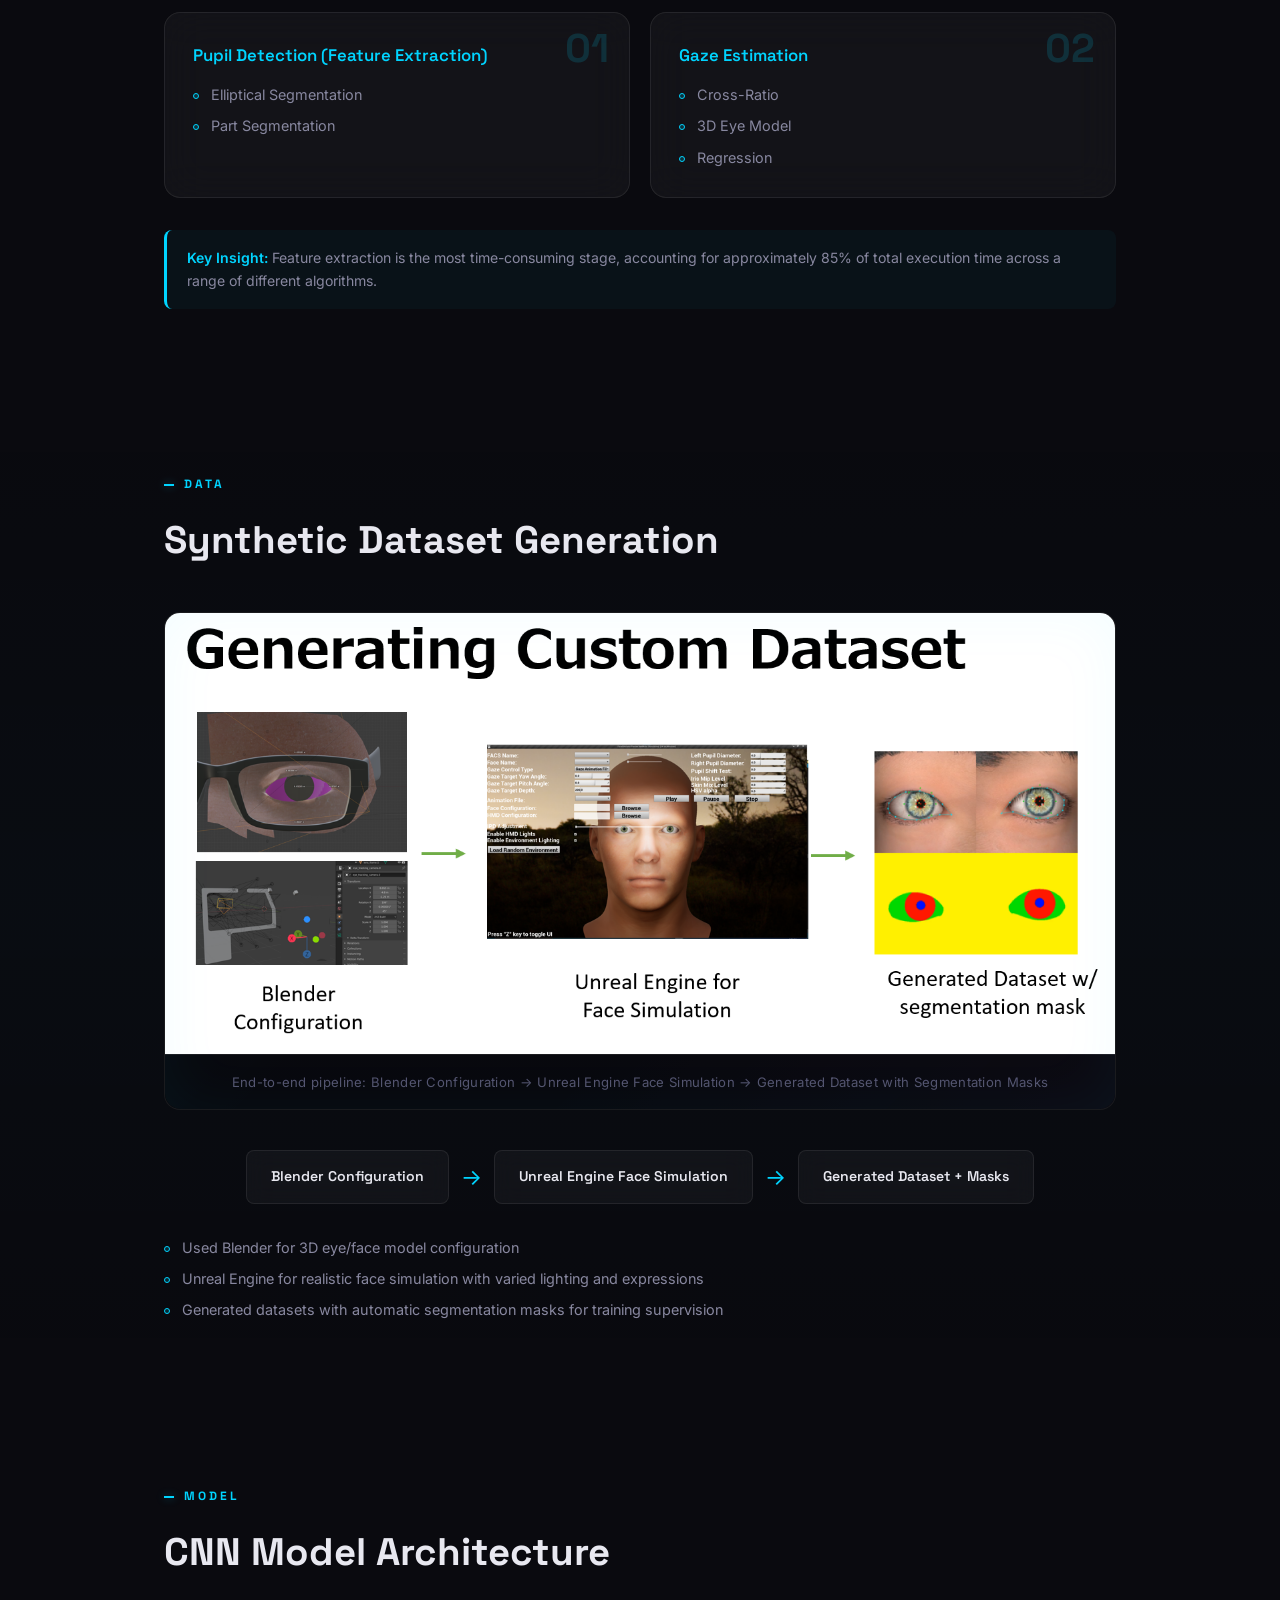
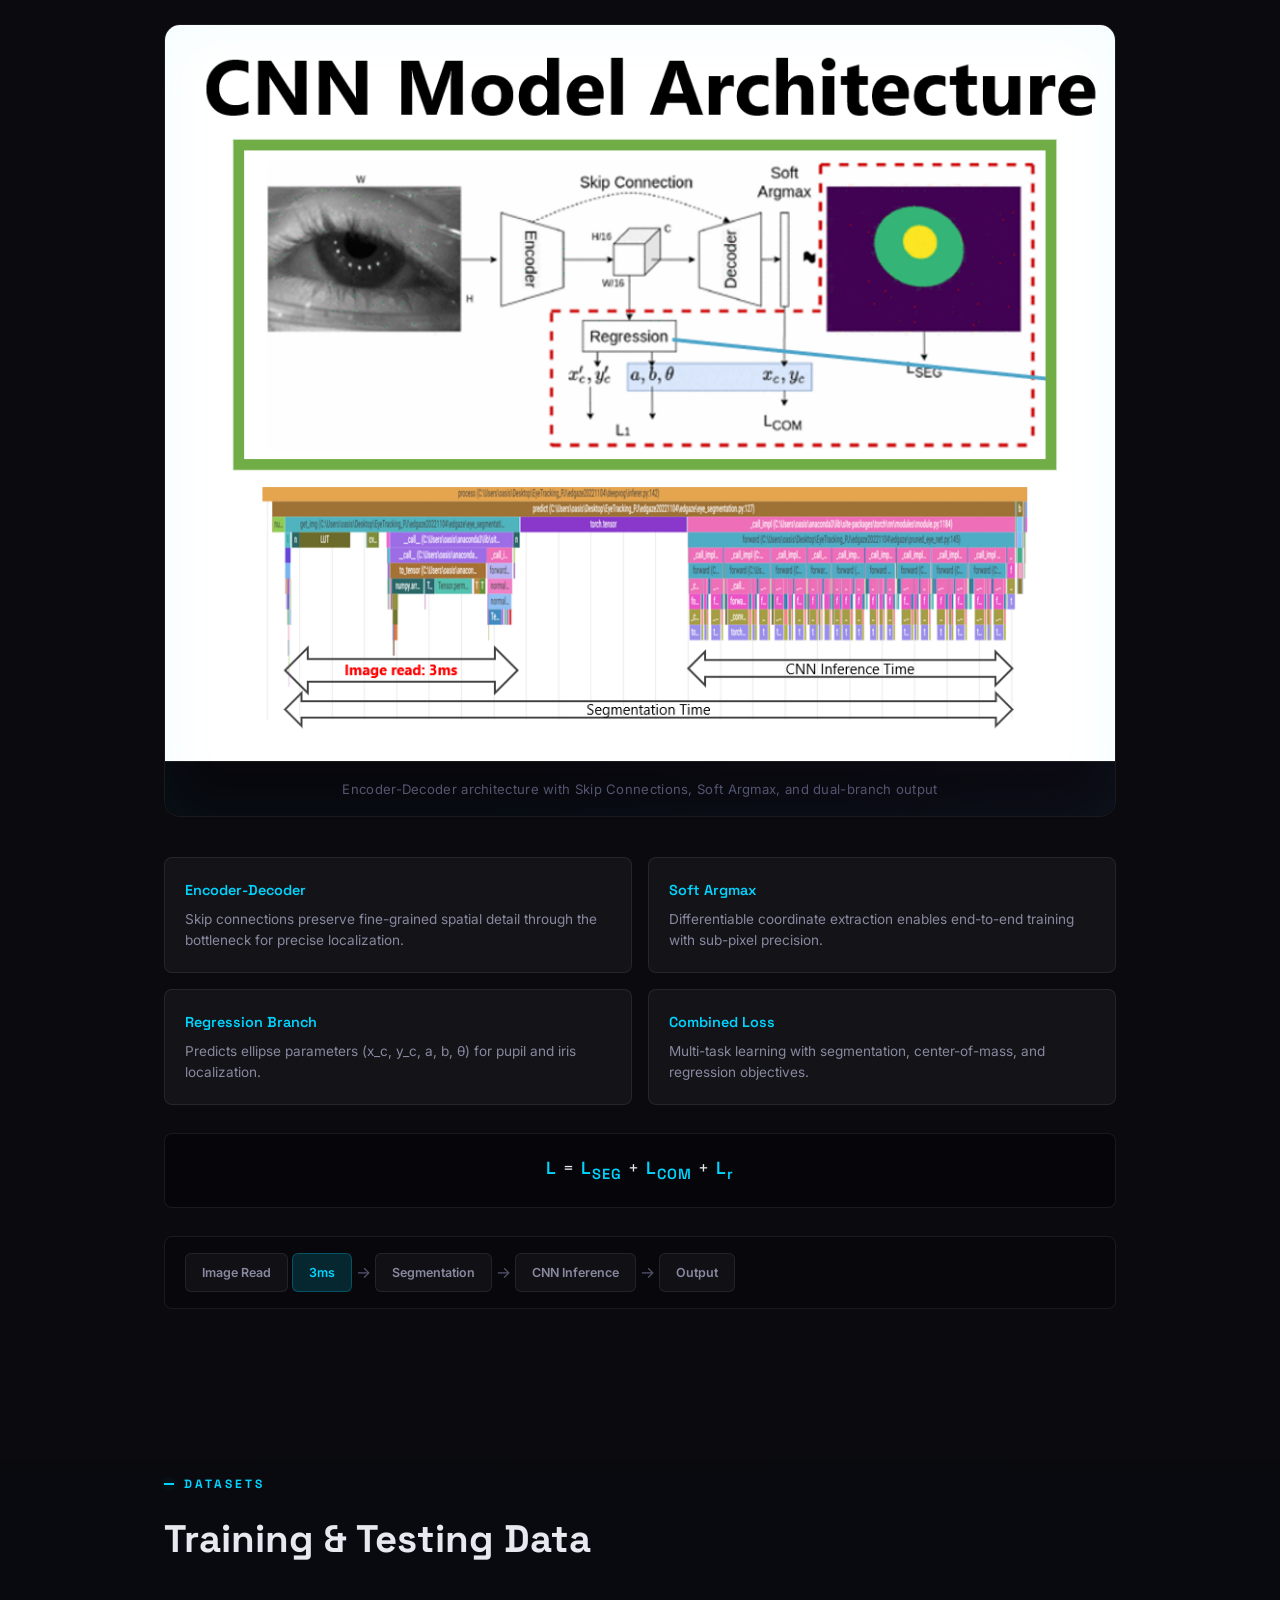
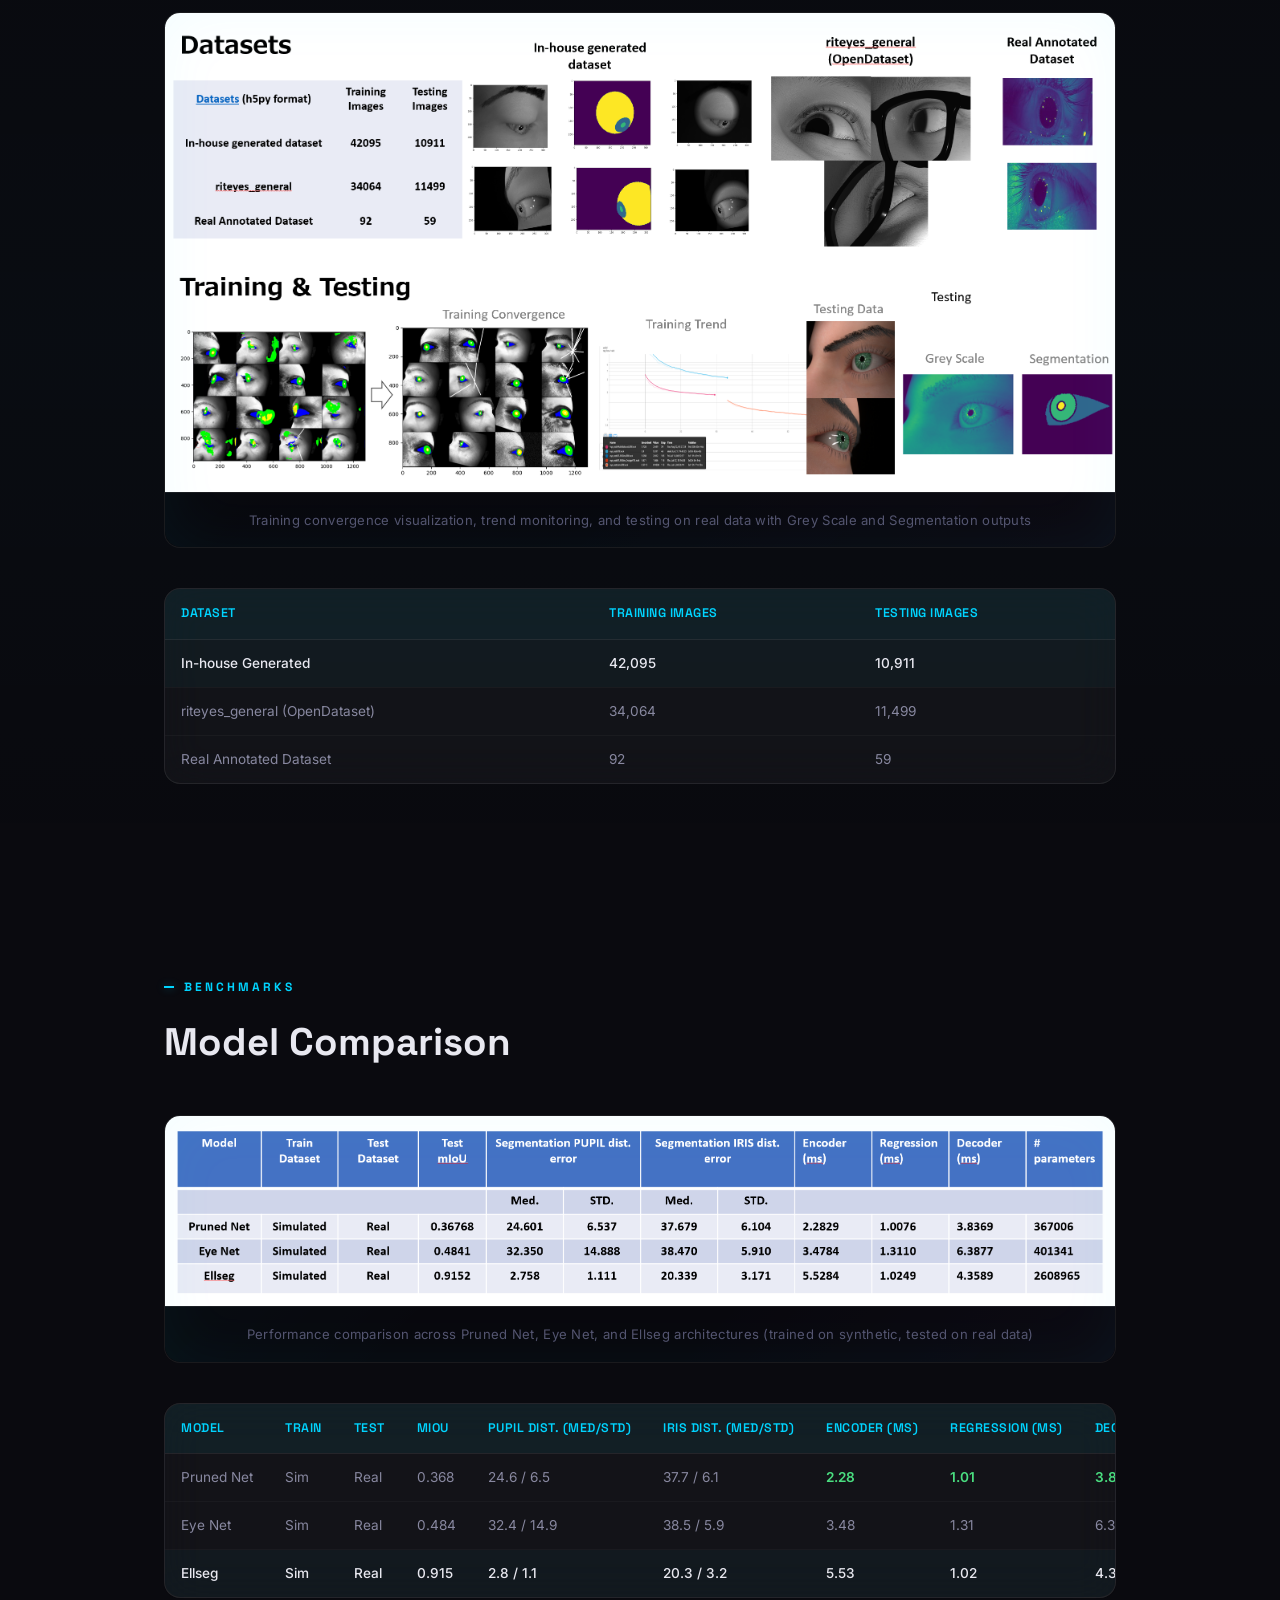
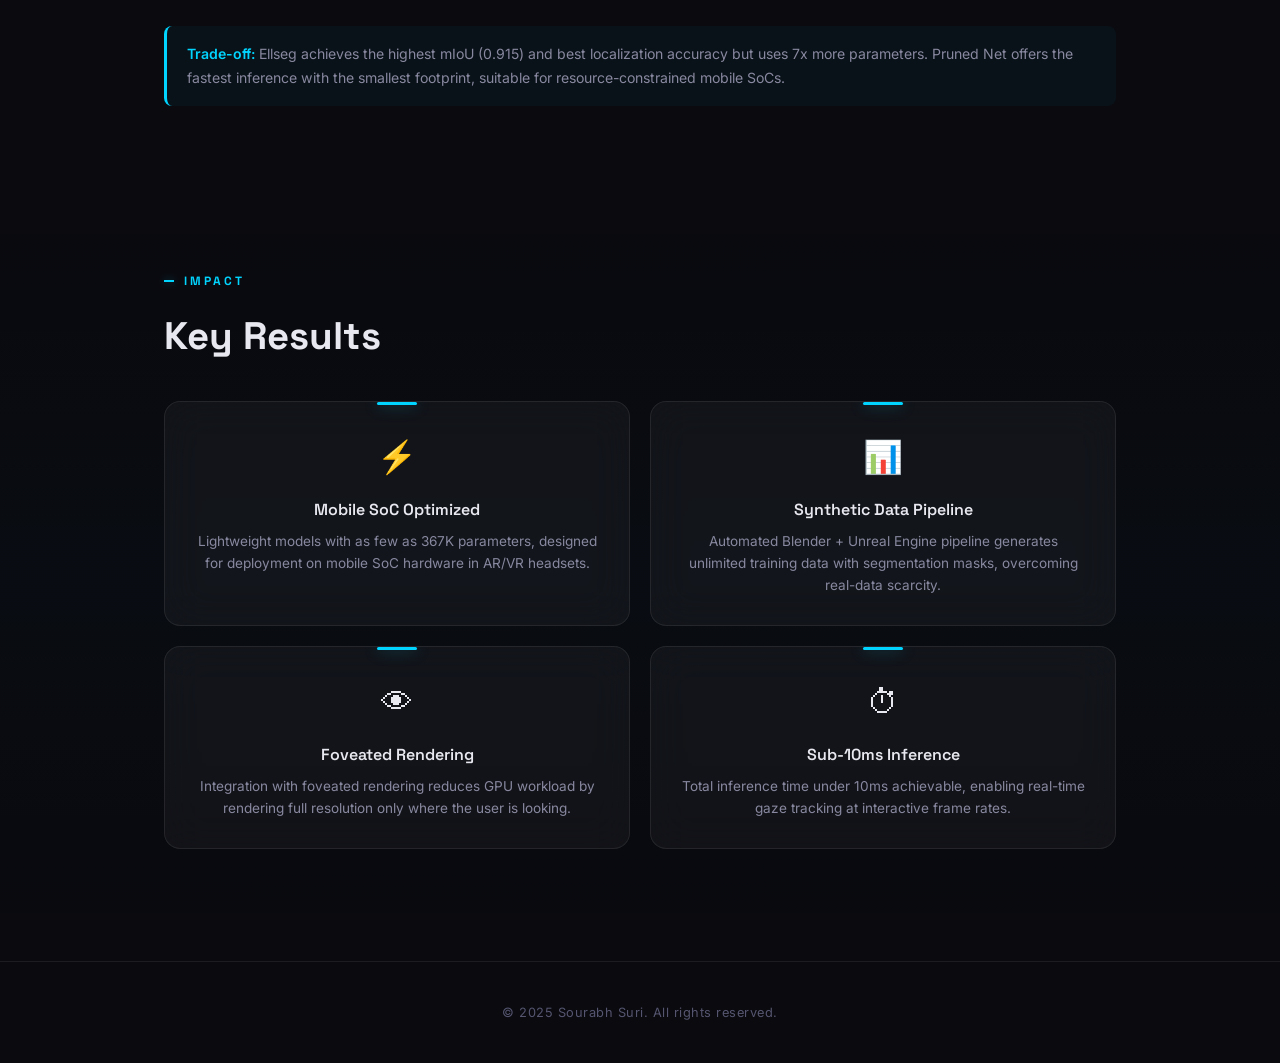
<file: projects/eye-tracking.html>
<!DOCTYPE html>
<html lang="en">
<head>
<meta charset="UTF-8">
<meta name="viewport" content="width=device-width, initial-scale=1.0">
<title>Eye-Tracking Pipeline | Sourabh Suri</title>
<meta name="description" content="Gaze estimation system optimized for mobile SoC deployment in AR/VR headsets. Synthetic dataset generation, lightweight CNN models, and foveated rendering integration.">
<link rel="preconnect" href="https://fonts.googleapis.com">
<link rel="preconnect" href="https://fonts.gstatic.com" crossorigin>
<link href="https://fonts.googleapis.com/css2?family=Inter:wght@300;400;500;600;700&family=Space+Grotesk:wght@400;500;600;700&display=swap" rel="stylesheet">
<style>
/* ========================================
   CSS Custom Properties
   ======================================== */
:root {
  --bg-base: #0a0a0f;
  --bg-card: rgba(15, 15, 25, 0.6);
  --bg-glass: rgba(255, 255, 255, 0.04);
  --bg-glass-hover: rgba(255, 255, 255, 0.08);
  --accent: #00d4ff;
  --accent-dim: rgba(0, 212, 255, 0.15);
  --accent-glow: rgba(0, 212, 255, 0.4);
  --accent-purple: #a855f7;
  --accent-purple-dim: rgba(168, 85, 247, 0.15);
  --text-primary: #e8e8f0;
  --text-secondary: #8888a0;
  --text-dim: #555570;
  --border-glass: rgba(255, 255, 255, 0.08);
  --border-glass-hover: rgba(0, 212, 255, 0.2);
  --font-heading: 'Space Grotesk', sans-serif;
  --font-body: 'Inter', sans-serif;
  --glass-blur: 20px;
  --radius: 16px;
  --radius-sm: 8px;
  --max-width: 1000px;
}

/* ========================================
   Reset & Base
   ======================================== */
*, *::before, *::after {
  margin: 0;
  padding: 0;
  box-sizing: border-box;
}

html {
  scroll-behavior: smooth;
  scrollbar-width: thin;
  scrollbar-color: var(--accent-dim) var(--bg-base);
}

body {
  font-family: var(--font-body);
  background: var(--bg-base);
  color: var(--text-primary);
  line-height: 1.7;
  overflow-x: hidden;
  -webkit-font-smoothing: antialiased;
  -moz-osx-font-smoothing: grayscale;
}

::-webkit-scrollbar { width: 6px; }
::-webkit-scrollbar-track { background: var(--bg-base); }
::-webkit-scrollbar-thumb { background: var(--accent-dim); border-radius: 3px; }

a { color: var(--accent); text-decoration: none; transition: color 0.3s; }
a:hover { color: #66e5ff; }

img { max-width: 100%; display: block; }

/* ========================================
   Utility / Animations
   ======================================== */
.container {
  max-width: var(--max-width);
  margin: 0 auto;
  padding: 0 24px;
}

/* Scroll reveal animations */
.reveal {
  opacity: 0;
  transform: translateY(60px);
  transition: opacity 1s cubic-bezier(0.16, 1, 0.3, 1),
              transform 1s cubic-bezier(0.16, 1, 0.3, 1);
}
.reveal.visible {
  opacity: 1;
  transform: translateY(0);
}

.reveal-left {
  opacity: 0;
  transform: translateX(-80px);
  transition: opacity 1s cubic-bezier(0.16, 1, 0.3, 1),
              transform 1s cubic-bezier(0.16, 1, 0.3, 1);
}
.reveal-left.visible {
  opacity: 1;
  transform: translateX(0);
}

.reveal-right {
  opacity: 0;
  transform: translateX(80px);
  transition: opacity 1s cubic-bezier(0.16, 1, 0.3, 1),
              transform 1s cubic-bezier(0.16, 1, 0.3, 1);
}
.reveal-right.visible {
  opacity: 1;
  transform: translateX(0);
}

.reveal-scale {
  opacity: 0;
  transform: scale(0.85) translateY(40px);
  transition: opacity 0.9s cubic-bezier(0.16, 1, 0.3, 1),
              transform 0.9s cubic-bezier(0.16, 1, 0.3, 1);
}
.reveal-scale.visible {
  opacity: 1;
  transform: scale(1) translateY(0);
}

.reveal-blur {
  opacity: 0;
  filter: blur(12px);
  transform: translateY(30px);
  transition: opacity 1.2s cubic-bezier(0.16, 1, 0.3, 1),
              filter 1.2s cubic-bezier(0.16, 1, 0.3, 1),
              transform 1.2s cubic-bezier(0.16, 1, 0.3, 1);
}
.reveal-blur.visible {
  opacity: 1;
  filter: blur(0);
  transform: translateY(0);
}

.stagger-1 { transition-delay: 0.1s; }
.stagger-2 { transition-delay: 0.2s; }
.stagger-3 { transition-delay: 0.35s; }
.stagger-4 { transition-delay: 0.5s; }
.stagger-5 { transition-delay: 0.65s; }
.stagger-6 { transition-delay: 0.8s; }

/* Glassmorphism card */
.glass-card {
  background: var(--bg-glass);
  backdrop-filter: blur(var(--glass-blur));
  -webkit-backdrop-filter: blur(var(--glass-blur));
  border: 1px solid var(--border-glass);
  border-radius: var(--radius);
  transition: all 0.4s cubic-bezier(0.16, 1, 0.3, 1);
}

.glass-card:hover {
  background: var(--bg-glass-hover);
  border-color: var(--border-glass-hover);
  box-shadow: 0 20px 60px rgba(0, 0, 0, 0.3), 0 0 40px var(--accent-dim);
}

/* ========================================
   Back Navigation
   ======================================== */
.back-nav {
  position: fixed;
  top: 0;
  left: 0;
  right: 0;
  height: 60px;
  z-index: 1000;
  background: rgba(10, 10, 15, 0.85);
  backdrop-filter: blur(20px);
  -webkit-backdrop-filter: blur(20px);
  border-bottom: 1px solid var(--border-glass);
  display: flex;
  align-items: center;
}

.back-nav .container {
  display: flex;
  align-items: center;
  justify-content: space-between;
  width: 100%;
  max-width: 1200px;
}

.back-link {
  display: inline-flex;
  align-items: center;
  gap: 8px;
  font-family: var(--font-heading);
  font-size: 0.875rem;
  font-weight: 600;
  color: var(--text-secondary);
  letter-spacing: 0.5px;
  text-transform: uppercase;
  transition: color 0.3s;
}

.back-link:hover {
  color: var(--accent);
}

.back-link svg {
  width: 18px;
  height: 18px;
  transition: transform 0.3s;
}

.back-link:hover svg {
  transform: translateX(-4px);
}

.nav-logo {
  font-family: var(--font-heading);
  font-weight: 700;
  font-size: 1.2rem;
  color: var(--text-primary);
  letter-spacing: 1px;
}

.nav-logo span {
  color: var(--accent);
}

/* ========================================
   Hero Banner
   ======================================== */
.project-hero {
  position: relative;
  padding: 160px 0 100px;
  overflow: hidden;
  text-align: center;
}

.project-hero::before {
  content: '';
  position: absolute;
  top: 0;
  left: 0;
  right: 0;
  bottom: 0;
  background:
    radial-gradient(ellipse at 20% 50%, rgba(0, 212, 255, 0.08) 0%, transparent 50%),
    radial-gradient(ellipse at 80% 50%, rgba(168, 85, 247, 0.06) 0%, transparent 50%),
    radial-gradient(ellipse at 50% 0%, rgba(0, 212, 255, 0.04) 0%, transparent 60%);
  pointer-events: none;
}

/* Animated grid background */
.project-hero::after {
  content: '';
  position: absolute;
  top: 0;
  left: 0;
  right: 0;
  bottom: 0;
  background-image:
    linear-gradient(rgba(0, 212, 255, 0.03) 1px, transparent 1px),
    linear-gradient(90deg, rgba(0, 212, 255, 0.03) 1px, transparent 1px);
  background-size: 60px 60px;
  mask-image: radial-gradient(ellipse at center, rgba(0,0,0,0.4) 0%, transparent 70%);
  -webkit-mask-image: radial-gradient(ellipse at center, rgba(0,0,0,0.4) 0%, transparent 70%);
  pointer-events: none;
  animation: gridDrift 20s linear infinite;
}

@keyframes gridDrift {
  0% { transform: translate(0, 0); }
  100% { transform: translate(60px, 60px); }
}

.hero-company {
  display: inline-block;
  padding: 6px 20px;
  border-radius: 50px;
  font-size: 0.78rem;
  font-weight: 700;
  letter-spacing: 2px;
  text-transform: uppercase;
  background: var(--accent-dim);
  color: var(--accent);
  border: 1px solid rgba(0, 212, 255, 0.3);
  margin-bottom: 24px;
  position: relative;
  z-index: 1;
  animation: heroFadeIn 1s cubic-bezier(0.16, 1, 0.3, 1) both;
}

.hero-title {
  font-family: var(--font-heading);
  font-size: clamp(2.2rem, 6vw, 4rem);
  font-weight: 700;
  letter-spacing: 3px;
  line-height: 1.1;
  margin-bottom: 16px;
  background: linear-gradient(135deg, #ffffff 0%, var(--accent) 50%, var(--accent-purple) 100%);
  -webkit-background-clip: text;
  -webkit-text-fill-color: transparent;
  background-clip: text;
  position: relative;
  z-index: 1;
  animation: heroFadeIn 1s cubic-bezier(0.16, 1, 0.3, 1) 0.15s both;
}

.hero-subtitle {
  font-size: clamp(1rem, 2.5vw, 1.25rem);
  font-weight: 400;
  color: var(--text-secondary);
  letter-spacing: 1px;
  margin-bottom: 32px;
  position: relative;
  z-index: 1;
  animation: heroFadeIn 1s cubic-bezier(0.16, 1, 0.3, 1) 0.3s both;
}

.hero-tags {
  display: flex;
  flex-wrap: wrap;
  justify-content: center;
  gap: 10px;
  position: relative;
  z-index: 1;
  animation: heroFadeIn 1s cubic-bezier(0.16, 1, 0.3, 1) 0.45s both;
}

.hero-tag {
  padding: 6px 18px;
  border-radius: 50px;
  font-size: 0.82rem;
  font-weight: 500;
  background: var(--bg-glass);
  color: var(--text-secondary);
  border: 1px solid var(--border-glass);
  backdrop-filter: blur(10px);
  -webkit-backdrop-filter: blur(10px);
  transition: all 0.3s;
}

.hero-tag:hover {
  background: var(--accent-dim);
  border-color: var(--accent);
  color: var(--accent);
  box-shadow: 0 0 20px var(--accent-dim);
}

@keyframes heroFadeIn {
  from { opacity: 0; transform: translateY(30px); }
  to { opacity: 1; transform: translateY(0); }
}

/* ========================================
   Section Styles
   ======================================== */
.content-section {
  padding: 80px 0;
}

.content-section:nth-child(even) {
  background: linear-gradient(180deg, transparent 0%, rgba(0, 212, 255, 0.015) 50%, transparent 100%);
}

.section-label {
  display: inline-block;
  font-family: var(--font-heading);
  font-size: 0.75rem;
  font-weight: 700;
  letter-spacing: 3px;
  text-transform: uppercase;
  color: var(--accent);
  margin-bottom: 12px;
  position: relative;
  padding-left: 20px;
}

.section-label::before {
  content: '';
  position: absolute;
  left: 0;
  top: 50%;
  transform: translateY(-50%);
  width: 10px;
  height: 2px;
  background: var(--accent);
  box-shadow: 0 0 8px var(--accent-glow);
}

.section-heading {
  font-family: var(--font-heading);
  font-size: clamp(1.6rem, 4vw, 2.4rem);
  font-weight: 700;
  margin-bottom: 24px;
  color: var(--text-primary);
}

.section-text {
  font-size: 1rem;
  color: var(--text-secondary);
  line-height: 1.8;
  max-width: 800px;
}

/* ========================================
   Full-Width Image with Glow
   ======================================== */
.image-showcase {
  position: relative;
  margin: 40px 0;
  border-radius: var(--radius);
  overflow: hidden;
  border: 1px solid var(--border-glass);
  background: rgba(0, 0, 0, 0.3);
}

.image-showcase::before {
  content: '';
  position: absolute;
  inset: -2px;
  border-radius: calc(var(--radius) + 2px);
  background: linear-gradient(135deg, var(--accent-dim), transparent 40%, transparent 60%, rgba(168, 85, 247, 0.1));
  z-index: -1;
  opacity: 0.6;
  transition: opacity 0.4s;
}

.image-showcase:hover::before {
  opacity: 1;
}

.image-showcase::after {
  content: '';
  position: absolute;
  inset: 0;
  border-radius: var(--radius);
  box-shadow: inset 0 0 60px rgba(0, 212, 255, 0.05);
  pointer-events: none;
}

.image-showcase img {
  width: 100%;
  display: block;
  transition: transform 0.6s cubic-bezier(0.16, 1, 0.3, 1);
}

.image-showcase:hover img {
  transform: scale(1.02);
}

.image-caption {
  padding: 16px 20px;
  font-size: 0.82rem;
  color: var(--text-dim);
  background: rgba(10, 10, 15, 0.6);
  border-top: 1px solid var(--border-glass);
  text-align: center;
  letter-spacing: 0.3px;
}

/* ========================================
   Pipeline Steps
   ======================================== */
.pipeline-grid {
  display: grid;
  grid-template-columns: 1fr 1fr;
  gap: 20px;
  margin: 32px 0;
}

.pipeline-card {
  padding: 28px;
  position: relative;
}

.pipeline-card .step-number {
  position: absolute;
  top: 16px;
  right: 20px;
  font-family: var(--font-heading);
  font-size: 2.5rem;
  font-weight: 700;
  color: var(--accent-dim);
  line-height: 1;
}

.pipeline-card h4 {
  font-family: var(--font-heading);
  font-size: 1.05rem;
  font-weight: 600;
  color: var(--accent);
  margin-bottom: 14px;
}

.pipeline-card ul {
  list-style: none;
  display: flex;
  flex-direction: column;
  gap: 8px;
}

.pipeline-card ul li {
  font-size: 0.9rem;
  color: var(--text-secondary);
  padding-left: 18px;
  position: relative;
  line-height: 1.6;
}

.pipeline-card ul li::before {
  content: '';
  position: absolute;
  left: 0;
  top: 10px;
  width: 6px;
  height: 6px;
  border-radius: 50%;
  background: var(--accent-dim);
  border: 1px solid var(--accent);
}

.pipeline-note {
  margin-top: 20px;
  padding: 16px 20px;
  border-radius: var(--radius-sm);
  background: rgba(0, 212, 255, 0.04);
  border-left: 3px solid var(--accent);
  font-size: 0.88rem;
  color: var(--text-secondary);
  line-height: 1.7;
}

.pipeline-note strong {
  color: var(--accent);
  font-weight: 600;
}

/* ========================================
   Synthetic Pipeline Flow
   ======================================== */
.flow-steps {
  display: flex;
  align-items: center;
  justify-content: center;
  gap: 12px;
  margin: 32px 0;
  flex-wrap: wrap;
}

.flow-step {
  padding: 14px 24px;
  border-radius: var(--radius-sm);
  background: var(--bg-glass);
  border: 1px solid var(--border-glass);
  backdrop-filter: blur(10px);
  -webkit-backdrop-filter: blur(10px);
  font-family: var(--font-heading);
  font-size: 0.88rem;
  font-weight: 600;
  color: var(--text-primary);
  text-align: center;
  transition: all 0.3s;
}

.flow-step:hover {
  background: var(--accent-dim);
  border-color: var(--accent);
  color: var(--accent);
  box-shadow: 0 0 20px var(--accent-dim);
}

.flow-arrow {
  color: var(--accent);
  font-size: 1.4rem;
  flex-shrink: 0;
}

.flow-desc {
  list-style: none;
  display: flex;
  flex-direction: column;
  gap: 8px;
  margin-top: 24px;
}

.flow-desc li {
  font-size: 0.9rem;
  color: var(--text-secondary);
  padding-left: 18px;
  position: relative;
  line-height: 1.6;
}

.flow-desc li::before {
  content: '';
  position: absolute;
  left: 0;
  top: 10px;
  width: 6px;
  height: 6px;
  border-radius: 50%;
  background: var(--accent-dim);
  border: 1px solid var(--accent);
}

/* ========================================
   CNN Architecture Details
   ======================================== */
.arch-features {
  display: grid;
  grid-template-columns: 1fr 1fr;
  gap: 16px;
  margin: 28px 0;
}

.arch-feature {
  padding: 20px;
  border-radius: var(--radius-sm);
  background: var(--bg-glass);
  border: 1px solid var(--border-glass);
  transition: all 0.3s;
}

.arch-feature:hover {
  border-color: var(--border-glass-hover);
  box-shadow: 0 0 20px var(--accent-dim);
}

.arch-feature h4 {
  font-family: var(--font-heading);
  font-size: 0.9rem;
  font-weight: 600;
  color: var(--accent);
  margin-bottom: 6px;
}

.arch-feature p {
  font-size: 0.85rem;
  color: var(--text-secondary);
  line-height: 1.6;
}

.loss-formula {
  display: block;
  text-align: center;
  margin: 28px 0;
  padding: 20px;
  border-radius: var(--radius-sm);
  background: rgba(0, 0, 0, 0.3);
  border: 1px solid var(--border-glass);
  font-family: var(--font-heading);
  font-size: 1.1rem;
  color: var(--text-primary);
  letter-spacing: 1px;
}

.loss-formula span {
  color: var(--accent);
  font-weight: 600;
}

.inference-bar {
  display: flex;
  align-items: center;
  gap: 4px;
  margin-top: 24px;
  padding: 16px 20px;
  border-radius: var(--radius-sm);
  background: rgba(0, 0, 0, 0.2);
  border: 1px solid var(--border-glass);
  overflow-x: auto;
}

.inf-step {
  padding: 8px 16px;
  border-radius: 6px;
  font-size: 0.78rem;
  font-weight: 600;
  white-space: nowrap;
  text-align: center;
}

.inf-step.time {
  background: var(--accent-dim);
  color: var(--accent);
  border: 1px solid rgba(0, 212, 255, 0.25);
}

.inf-step.label {
  background: var(--bg-glass);
  color: var(--text-secondary);
  border: 1px solid var(--border-glass);
}

.inf-arrow {
  color: var(--text-dim);
  font-size: 1rem;
  flex-shrink: 0;
}

/* ========================================
   Data Tables
   ======================================== */
.data-table-wrap {
  overflow-x: auto;
  margin: 28px 0;
  border-radius: var(--radius);
  border: 1px solid var(--border-glass);
  background: var(--bg-glass);
  backdrop-filter: blur(var(--glass-blur));
  -webkit-backdrop-filter: blur(var(--glass-blur));
}

.data-table {
  width: 100%;
  border-collapse: collapse;
  font-size: 0.85rem;
}

.data-table thead {
  background: rgba(0, 212, 255, 0.06);
}

.data-table th {
  font-family: var(--font-heading);
  font-weight: 600;
  font-size: 0.78rem;
  letter-spacing: 0.5px;
  text-transform: uppercase;
  color: var(--accent);
  padding: 14px 16px;
  text-align: left;
  border-bottom: 1px solid var(--border-glass);
  white-space: nowrap;
}

.data-table td {
  padding: 12px 16px;
  color: var(--text-secondary);
  border-bottom: 1px solid rgba(255, 255, 255, 0.03);
  white-space: nowrap;
}

.data-table tbody tr {
  transition: background 0.2s;
}

.data-table tbody tr:hover {
  background: rgba(0, 212, 255, 0.04);
}

.data-table tbody tr:last-child td {
  border-bottom: none;
}

.data-table .highlight-row {
  background: rgba(0, 212, 255, 0.03);
}

.data-table .highlight-row td {
  color: var(--text-primary);
  font-weight: 500;
}

.data-table .metric-good {
  color: #4ade80;
  font-weight: 600;
}

.data-table .metric-mid {
  color: #fbbf24;
  font-weight: 600;
}

/* ========================================
   Key Results
   ======================================== */
.results-grid {
  display: grid;
  grid-template-columns: repeat(2, 1fr);
  gap: 20px;
  margin: 32px 0;
}

.result-card {
  padding: 28px;
  text-align: center;
  position: relative;
  overflow: hidden;
}

.result-card::before {
  content: '';
  position: absolute;
  top: 0;
  left: 50%;
  transform: translateX(-50%);
  width: 40px;
  height: 3px;
  background: var(--accent);
  border-radius: 2px;
  box-shadow: 0 0 15px var(--accent-glow);
}

.result-icon {
  font-size: 2rem;
  margin-bottom: 12px;
  display: block;
}

.result-card h4 {
  font-family: var(--font-heading);
  font-size: 1rem;
  font-weight: 600;
  color: var(--text-primary);
  margin-bottom: 8px;
}

.result-card p {
  font-size: 0.85rem;
  color: var(--text-secondary);
  line-height: 1.6;
}

/* ========================================
   Footer
   ======================================== */
.project-footer {
  padding: 40px 0;
  text-align: center;
  border-top: 1px solid var(--border-glass);
}

.project-footer p {
  font-size: 0.8rem;
  color: var(--text-dim);
  letter-spacing: 0.5px;
}

/* ========================================
   Ambient Floating Orbs
   ======================================== */
.ambient-orb {
  position: fixed;
  border-radius: 50%;
  pointer-events: none;
  z-index: -1;
  filter: blur(100px);
  opacity: 0.3;
  animation: orbFloat 15s ease-in-out infinite;
}

.ambient-orb.orb-1 {
  width: 400px;
  height: 400px;
  background: radial-gradient(circle, rgba(0, 212, 255, 0.15), transparent 70%);
  top: 10%;
  left: -10%;
  animation-delay: 0s;
}

.ambient-orb.orb-2 {
  width: 300px;
  height: 300px;
  background: radial-gradient(circle, rgba(168, 85, 247, 0.12), transparent 70%);
  top: 40%;
  right: -8%;
  animation-delay: -5s;
}

.ambient-orb.orb-3 {
  width: 350px;
  height: 350px;
  background: radial-gradient(circle, rgba(0, 212, 255, 0.1), transparent 70%);
  bottom: 10%;
  left: 20%;
  animation-delay: -10s;
}

@keyframes orbFloat {
  0%, 100% { transform: translate(0, 0) scale(1); }
  33% { transform: translate(30px, -40px) scale(1.1); }
  66% { transform: translate(-20px, 30px) scale(0.95); }
}

/* ========================================
   Responsive
   ======================================== */
@media (max-width: 768px) {
  .pipeline-grid {
    grid-template-columns: 1fr;
  }

  .arch-features {
    grid-template-columns: 1fr;
  }

  .results-grid {
    grid-template-columns: 1fr;
  }

  .flow-steps {
    flex-direction: column;
  }

  .flow-arrow {
    transform: rotate(90deg);
  }

  .project-hero {
    padding: 130px 0 70px;
  }

  .content-section {
    padding: 60px 0;
  }

  .inference-bar {
    flex-wrap: wrap;
    gap: 8px;
  }
}

@media (max-width: 480px) {
  .hero-title {
    letter-spacing: 1px;
  }

  .project-hero {
    padding: 110px 0 50px;
  }
}
</style>
</head>
<body>

<!-- Ambient Floating Orbs -->
<div class="ambient-orb orb-1"></div>
<div class="ambient-orb orb-2"></div>
<div class="ambient-orb orb-3"></div>

<!-- ========================================
     Back Navigation
     ======================================== -->
<nav class="back-nav">
  <div class="container">
    <a href="../index.html#projects" class="back-link">
      <svg xmlns="http://www.w3.org/2000/svg" fill="none" stroke="currentColor" stroke-width="2" stroke-linecap="round" stroke-linejoin="round" viewBox="0 0 24 24"><path d="M19 12H5"/><path d="M12 19l-7-7 7-7"/></svg>
      Back to Portfolio
    </a>
    <div class="nav-logo">S<span>.</span>SURI</div>
  </div>
</nav>

<!-- ========================================
     Hero Banner
     ======================================== -->
<section class="project-hero">
  <div class="container">
    <div class="hero-company">Sony Corporation</div>
    <h1 class="hero-title">Eye-Tracking Pipeline</h1>
    <p class="hero-subtitle">Gaze Estimation for Foveated Rendering in AR/VR</p>
    <div class="hero-tags">
      <span class="hero-tag">EfficientNet</span>
      <span class="hero-tag">Synthetic Data</span>
      <span class="hero-tag">Mobile SoC</span>
      <span class="hero-tag">Foveated Rendering</span>
    </div>
  </div>
</section>

<!-- ========================================
     Overview
     ======================================== -->
<section class="content-section">
  <div class="container">
    <div class="reveal">
      <span class="section-label">Overview</span>
      <h2 class="section-heading">Project Summary</h2>
      <p class="section-text">
        Gaze estimation system optimized for mobile SoC deployment in AR/VR headsets. Built a synthetic dataset generation pipeline to overcome real-data scarcity, trained lightweight models for real-time inference, and integrated with foveated rendering to reduce GPU workload while maintaining perceived visual quality.
      </p>
    </div>
  </div>
</section>

<!-- ========================================
     Pipeline Architecture
     ======================================== -->
<section class="content-section">
  <div class="container">
    <div class="reveal stagger-1">
      <span class="section-label">Architecture</span>
      <h2 class="section-heading">Pipeline Architecture</h2>
    </div>

    <div class="image-showcase reveal-scale stagger-2">
      <img src="../images/slide4_img14.png" alt="Eye-Tracking Pipeline Architecture" loading="lazy">
      <div class="image-caption">Two-stage eye-tracking pipeline: Pupil Detection followed by Gaze Estimation</div>
    </div>

    <p class="section-text reveal stagger-2" style="margin-bottom: 28px;">
      Eye-tracking operates in two sequential stages, with feature extraction consuming the majority of computation time.
    </p>

    <div class="pipeline-grid">
      <div class="glass-card pipeline-card reveal-left stagger-3">
        <div class="step-number">01</div>
        <h4>Pupil Detection (Feature Extraction)</h4>
        <ul>
          <li>Elliptical Segmentation</li>
          <li>Part Segmentation</li>
        </ul>
      </div>
      <div class="glass-card pipeline-card reveal-right stagger-4">
        <div class="step-number">02</div>
        <h4>Gaze Estimation</h4>
        <ul>
          <li>Cross-Ratio</li>
          <li>3D Eye Model</li>
          <li>Regression</li>
        </ul>
      </div>
    </div>

    <div class="pipeline-note reveal stagger-5">
      <strong>Key Insight:</strong> Feature extraction is the most time-consuming stage, accounting for approximately 85% of total execution time across a range of different algorithms.
    </div>
  </div>
</section>

<!-- ========================================
     Synthetic Dataset Generation
     ======================================== -->
<section class="content-section">
  <div class="container">
    <div class="reveal stagger-1">
      <span class="section-label">Data</span>
      <h2 class="section-heading">Synthetic Dataset Generation</h2>
    </div>

    <div class="image-showcase reveal-scale stagger-2">
      <img src="../images/slide4_img13.png" alt="Synthetic Dataset Generation Pipeline" loading="lazy">
      <div class="image-caption">End-to-end pipeline: Blender Configuration &rarr; Unreal Engine Face Simulation &rarr; Generated Dataset with Segmentation Masks</div>
    </div>

    <div class="flow-steps reveal stagger-3">
      <div class="flow-step">Blender Configuration</div>
      <span class="flow-arrow">&rarr;</span>
      <div class="flow-step">Unreal Engine Face Simulation</div>
      <span class="flow-arrow">&rarr;</span>
      <div class="flow-step">Generated Dataset + Masks</div>
    </div>

    <ul class="flow-desc reveal stagger-4">
      <li>Used Blender for 3D eye/face model configuration</li>
      <li>Unreal Engine for realistic face simulation with varied lighting and expressions</li>
      <li>Generated datasets with automatic segmentation masks for training supervision</li>
    </ul>
  </div>
</section>

<!-- ========================================
     CNN Model Architecture
     ======================================== -->
<section class="content-section">
  <div class="container">
    <div class="reveal stagger-1">
      <span class="section-label">Model</span>
      <h2 class="section-heading">CNN Model Architecture</h2>
    </div>

    <div class="image-showcase reveal-scale stagger-2">
      <img src="../images/slide4_img15.png" alt="CNN Model Architecture - Encoder-Decoder with Skip Connections" loading="lazy">
      <div class="image-caption">Encoder-Decoder architecture with Skip Connections, Soft Argmax, and dual-branch output</div>
    </div>

    <div class="arch-features reveal stagger-3">
      <div class="arch-feature">
        <h4>Encoder-Decoder</h4>
        <p>Skip connections preserve fine-grained spatial detail through the bottleneck for precise localization.</p>
      </div>
      <div class="arch-feature">
        <h4>Soft Argmax</h4>
        <p>Differentiable coordinate extraction enables end-to-end training with sub-pixel precision.</p>
      </div>
      <div class="arch-feature">
        <h4>Regression Branch</h4>
        <p>Predicts ellipse parameters (x_c, y_c, a, b, &theta;) for pupil and iris localization.</p>
      </div>
      <div class="arch-feature">
        <h4>Combined Loss</h4>
        <p>Multi-task learning with segmentation, center-of-mass, and regression objectives.</p>
      </div>
    </div>

    <div class="loss-formula reveal stagger-4">
      <span>L</span> = <span>L<sub>SEG</sub></span> + <span>L<sub>COM</sub></span> + <span>L<sub>r</sub></span>
    </div>

    <div class="inference-bar reveal stagger-5">
      <div class="inf-step label">Image Read</div>
      <div class="inf-step time">3ms</div>
      <span class="inf-arrow">&rarr;</span>
      <div class="inf-step label">Segmentation</div>
      <span class="inf-arrow">&rarr;</span>
      <div class="inf-step label">CNN Inference</div>
      <span class="inf-arrow">&rarr;</span>
      <div class="inf-step label">Output</div>
    </div>
  </div>
</section>

<!-- ========================================
     Datasets
     ======================================== -->
<section class="content-section">
  <div class="container">
    <div class="reveal stagger-1">
      <span class="section-label">Datasets</span>
      <h2 class="section-heading">Training &amp; Testing Data</h2>
    </div>

    <div class="image-showcase reveal-scale stagger-2">
      <img src="../images/slide4_img16.png" alt="Datasets - Training convergence and real data testing" loading="lazy">
      <div class="image-caption">Training convergence visualization, trend monitoring, and testing on real data with Grey Scale and Segmentation outputs</div>
    </div>

    <div class="data-table-wrap reveal stagger-3">
      <table class="data-table">
        <thead>
          <tr>
            <th>Dataset</th>
            <th>Training Images</th>
            <th>Testing Images</th>
          </tr>
        </thead>
        <tbody>
          <tr class="highlight-row">
            <td>In-house Generated</td>
            <td>42,095</td>
            <td>10,911</td>
          </tr>
          <tr>
            <td>riteyes_general (OpenDataset)</td>
            <td>34,064</td>
            <td>11,499</td>
          </tr>
          <tr>
            <td>Real Annotated Dataset</td>
            <td>92</td>
            <td>59</td>
          </tr>
        </tbody>
      </table>
    </div>
  </div>
</section>

<!-- ========================================
     Model Comparison
     ======================================== -->
<section class="content-section">
  <div class="container">
    <div class="reveal stagger-1">
      <span class="section-label">Benchmarks</span>
      <h2 class="section-heading">Model Comparison</h2>
    </div>

    <div class="image-showcase reveal-scale stagger-2">
      <img src="../images/slide4_img17.png" alt="Model Comparison - Pruned Net, Eye Net, Ellseg" loading="lazy">
      <div class="image-caption">Performance comparison across Pruned Net, Eye Net, and Ellseg architectures (trained on synthetic, tested on real data)</div>
    </div>

    <div class="data-table-wrap reveal stagger-3">
      <table class="data-table">
        <thead>
          <tr>
            <th>Model</th>
            <th>Train</th>
            <th>Test</th>
            <th>mIoU</th>
            <th>Pupil Dist. (Med/STD)</th>
            <th>Iris Dist. (Med/STD)</th>
            <th>Encoder (ms)</th>
            <th>Regression (ms)</th>
            <th>Decoder (ms)</th>
            <th># Params</th>
          </tr>
        </thead>
        <tbody>
          <tr>
            <td>Pruned Net</td>
            <td>Sim</td>
            <td>Real</td>
            <td>0.368</td>
            <td>24.6 / 6.5</td>
            <td>37.7 / 6.1</td>
            <td class="metric-good">2.28</td>
            <td class="metric-good">1.01</td>
            <td class="metric-good">3.84</td>
            <td class="metric-good">367K</td>
          </tr>
          <tr>
            <td>Eye Net</td>
            <td>Sim</td>
            <td>Real</td>
            <td>0.484</td>
            <td>32.4 / 14.9</td>
            <td>38.5 / 5.9</td>
            <td>3.48</td>
            <td>1.31</td>
            <td>6.39</td>
            <td>401K</td>
          </tr>
          <tr class="highlight-row">
            <td>Ellseg</td>
            <td>Sim</td>
            <td>Real</td>
            <td class="metric-good">0.915</td>
            <td class="metric-good">2.8 / 1.1</td>
            <td class="metric-good">20.3 / 3.2</td>
            <td>5.53</td>
            <td>1.02</td>
            <td>4.36</td>
            <td class="metric-mid">2.6M</td>
          </tr>
        </tbody>
      </table>
    </div>

    <div class="pipeline-note reveal stagger-4">
      <strong>Trade-off:</strong> Ellseg achieves the highest mIoU (0.915) and best localization accuracy but uses 7x more parameters. Pruned Net offers the fastest inference with the smallest footprint, suitable for resource-constrained mobile SoCs.
    </div>
  </div>
</section>

<!-- ========================================
     Key Results
     ======================================== -->
<section class="content-section">
  <div class="container">
    <div class="reveal stagger-1">
      <span class="section-label">Impact</span>
      <h2 class="section-heading">Key Results</h2>
    </div>

    <div class="results-grid">
      <div class="glass-card result-card reveal-scale stagger-2">
        <span class="result-icon" aria-hidden="true">&#9889;</span>
        <h4>Mobile SoC Optimized</h4>
        <p>Lightweight models with as few as 367K parameters, designed for deployment on mobile SoC hardware in AR/VR headsets.</p>
      </div>
      <div class="glass-card result-card reveal-scale stagger-3">
        <span class="result-icon" aria-hidden="true">&#128202;</span>
        <h4>Synthetic Data Pipeline</h4>
        <p>Automated Blender + Unreal Engine pipeline generates unlimited training data with segmentation masks, overcoming real-data scarcity.</p>
      </div>
      <div class="glass-card result-card reveal-scale stagger-4">
        <span class="result-icon" aria-hidden="true">&#128065;</span>
        <h4>Foveated Rendering</h4>
        <p>Integration with foveated rendering reduces GPU workload by rendering full resolution only where the user is looking.</p>
      </div>
      <div class="glass-card result-card reveal-scale stagger-5">
        <span class="result-icon" aria-hidden="true">&#9201;</span>
        <h4>Sub-10ms Inference</h4>
        <p>Total inference time under 10ms achievable, enabling real-time gaze tracking at interactive frame rates.</p>
      </div>
    </div>
  </div>
</section>

<!-- ========================================
     Footer
     ======================================== -->
<footer class="project-footer">
  <div class="container">
    <p>&copy; 2025 Sourabh Suri. All rights reserved.</p>
  </div>
</footer>

<!-- ========================================
     Scripts
     ======================================== -->
<script>
/* ========================================
   Intersection Observer: Scroll Reveal
   ======================================== */
(function () {
  const revealElements = document.querySelectorAll('.reveal, .reveal-left, .reveal-right, .reveal-scale, .reveal-blur');

  const observer = new IntersectionObserver((entries) => {
    entries.forEach(entry => {
      if (entry.isIntersecting) {
        entry.target.classList.add('visible');
      }
    });
  }, {
    threshold: 0.12,
    rootMargin: '0px 0px -60px 0px'
  });

  revealElements.forEach(el => observer.observe(el));
})();

/* ========================================
   Parallax Orbs on Scroll
   ======================================== */
(function () {
  const orbs = document.querySelectorAll('.ambient-orb');
  let ticking = false;

  window.addEventListener('scroll', () => {
    if (!ticking) {
      requestAnimationFrame(() => {
        const scrollY = window.pageYOffset;
        orbs.forEach((orb, i) => {
          const speed = 0.02 + i * 0.015;
          orb.style.transform = 'translateY(' + (scrollY * speed) + 'px)';
        });
        ticking = false;
      });
      ticking = true;
    }
  }, { passive: true });
})();
</script>
</body>
</html>
</file>
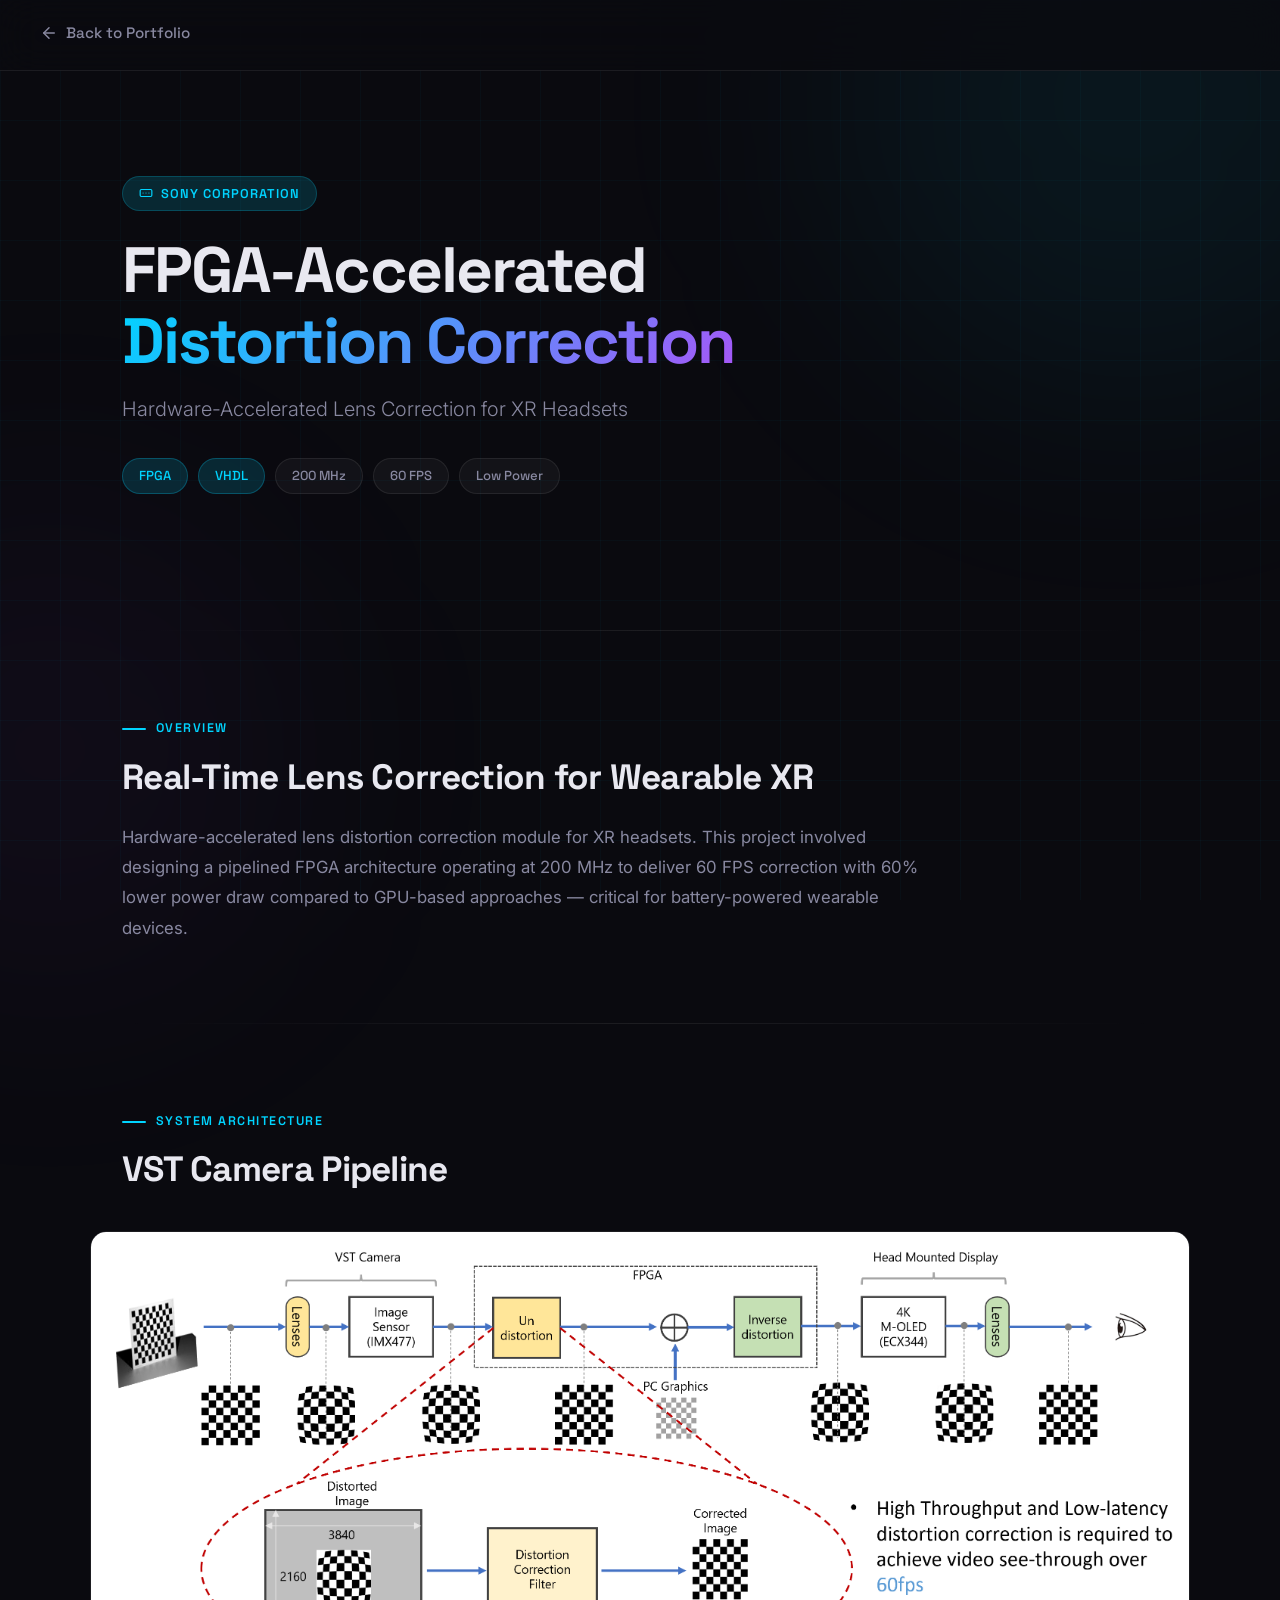
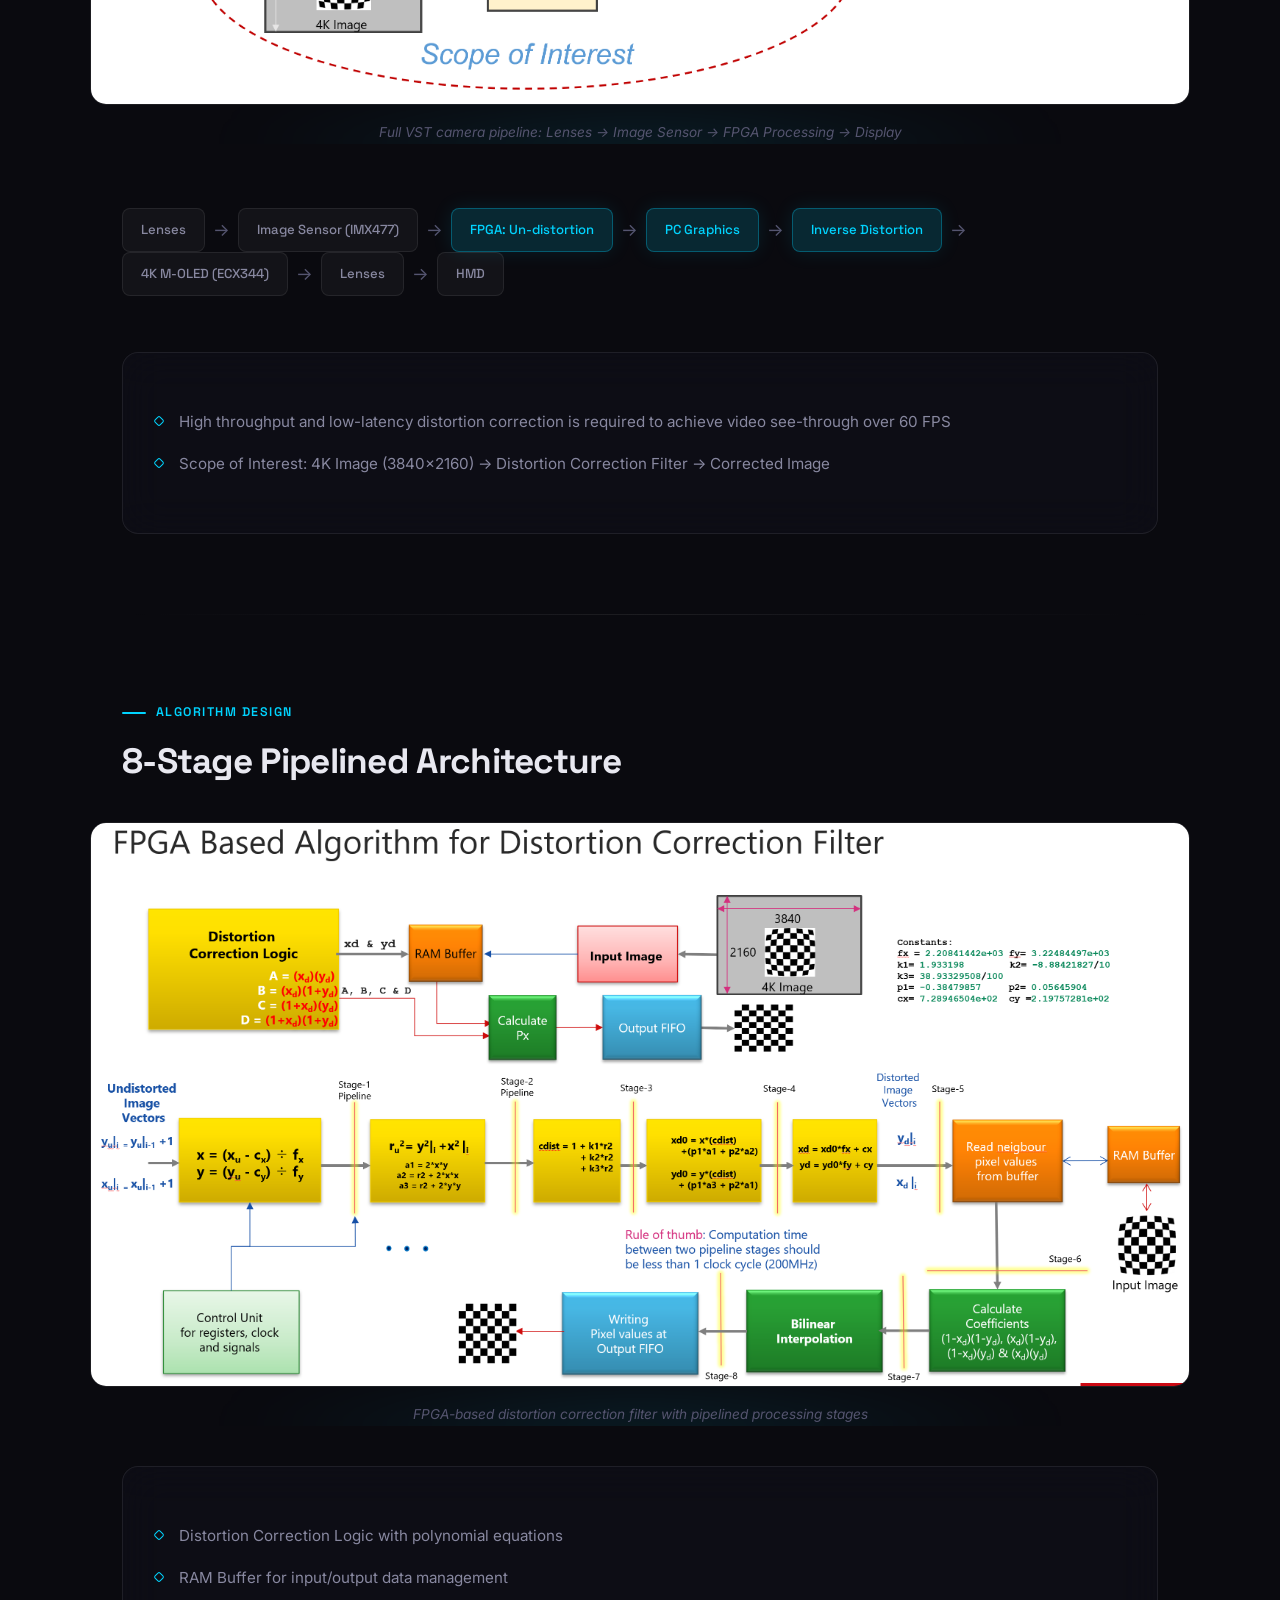
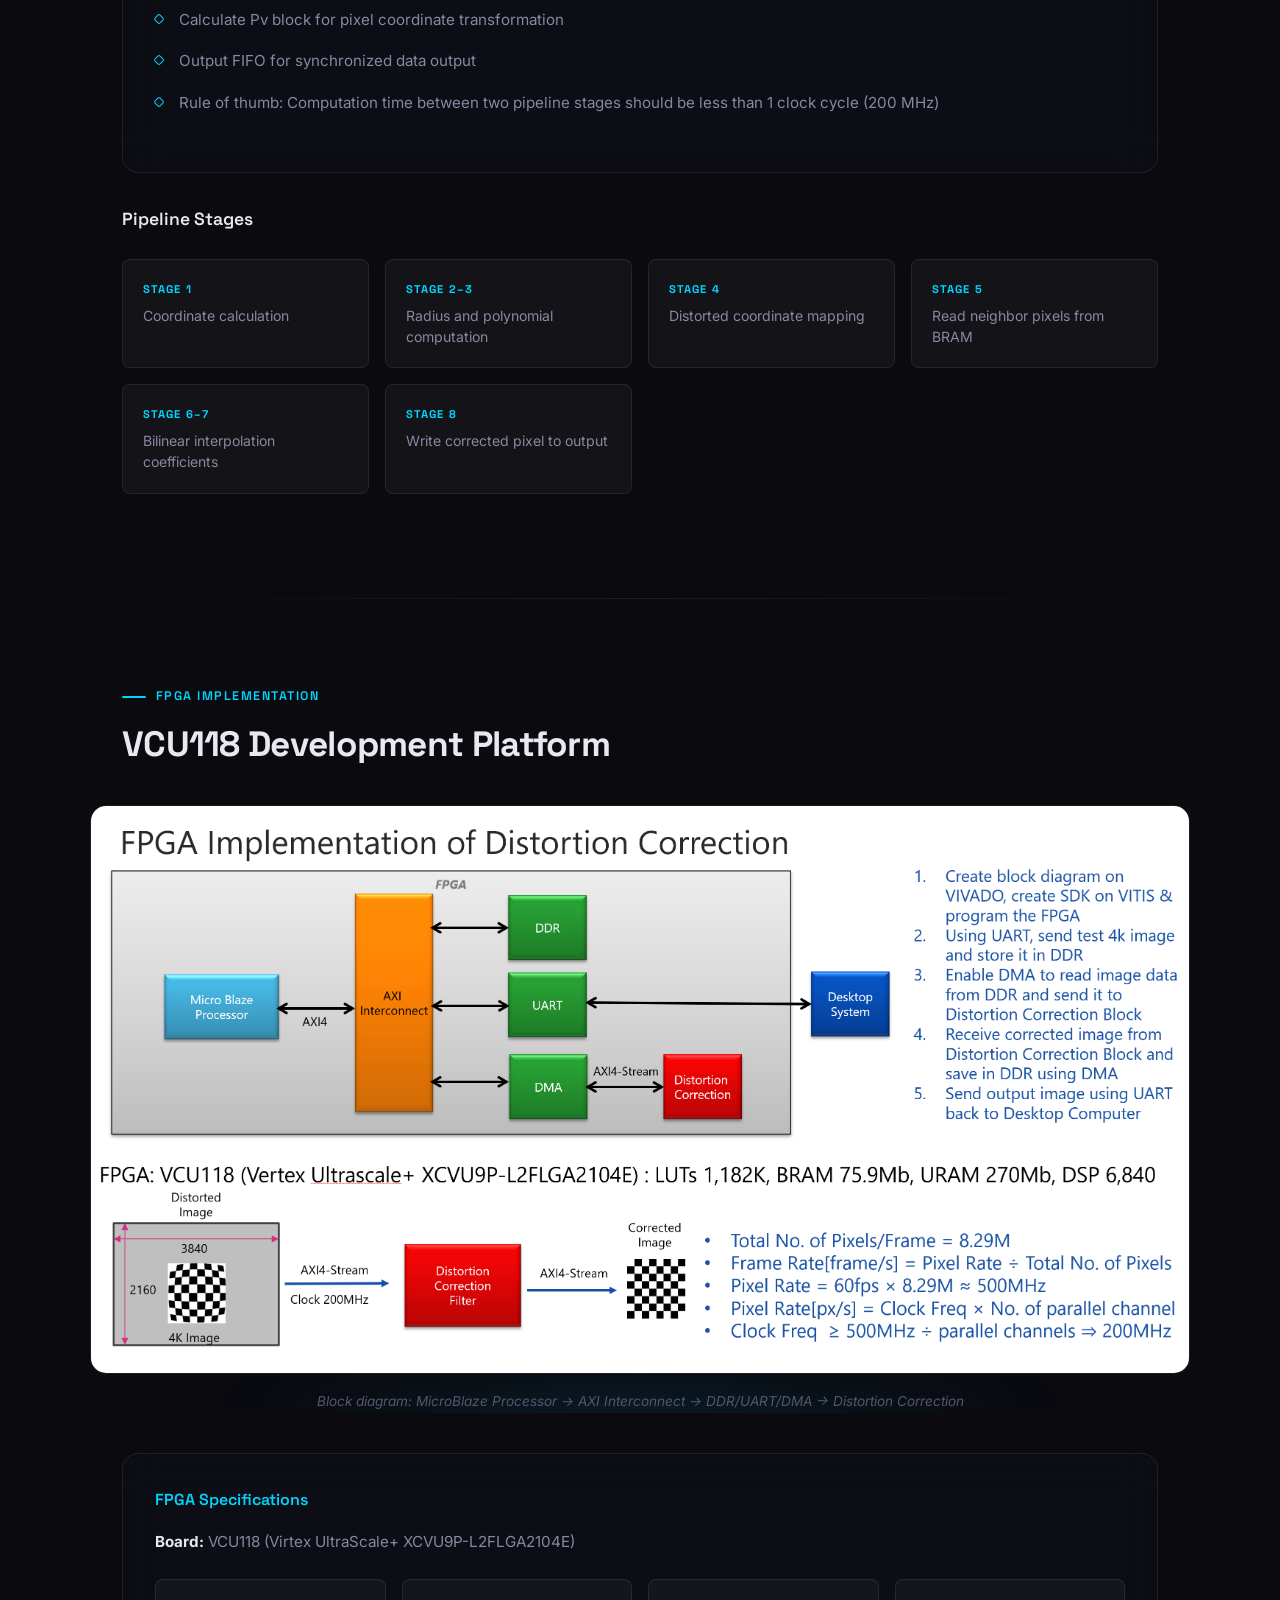
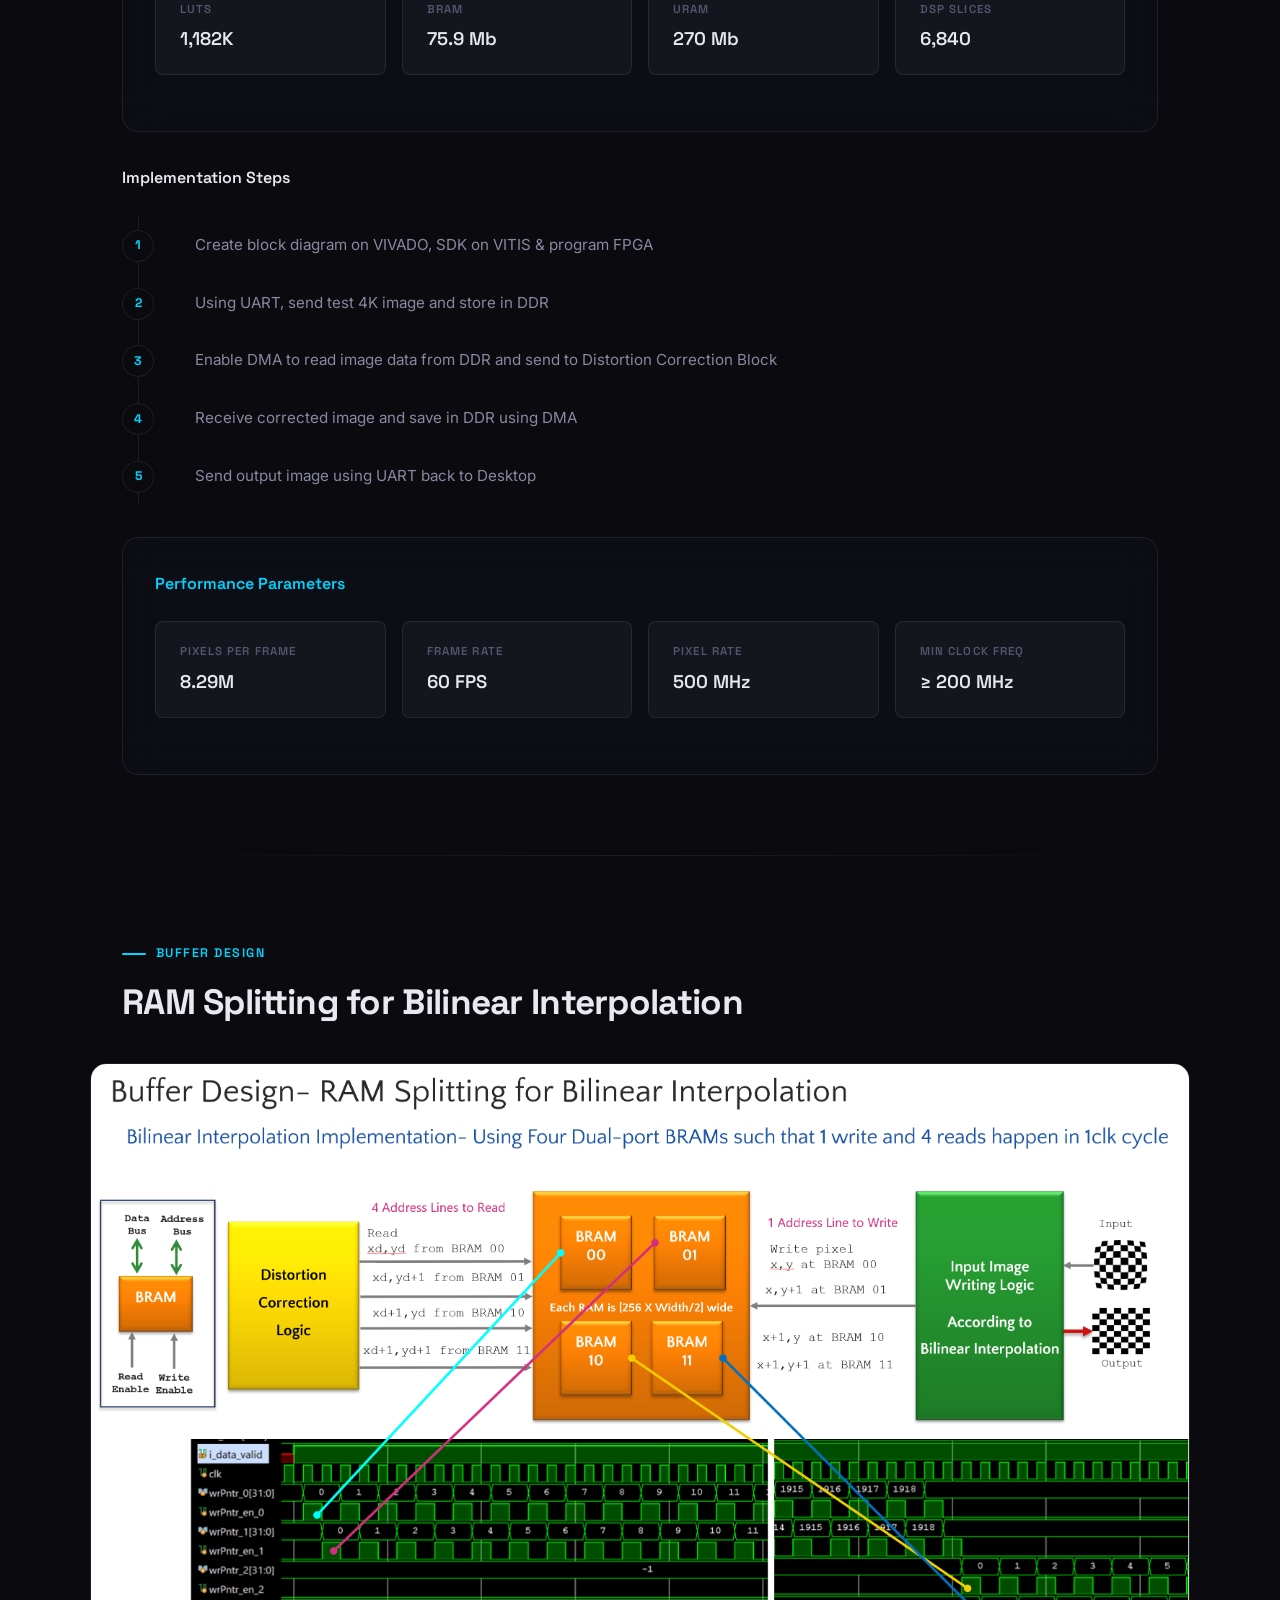
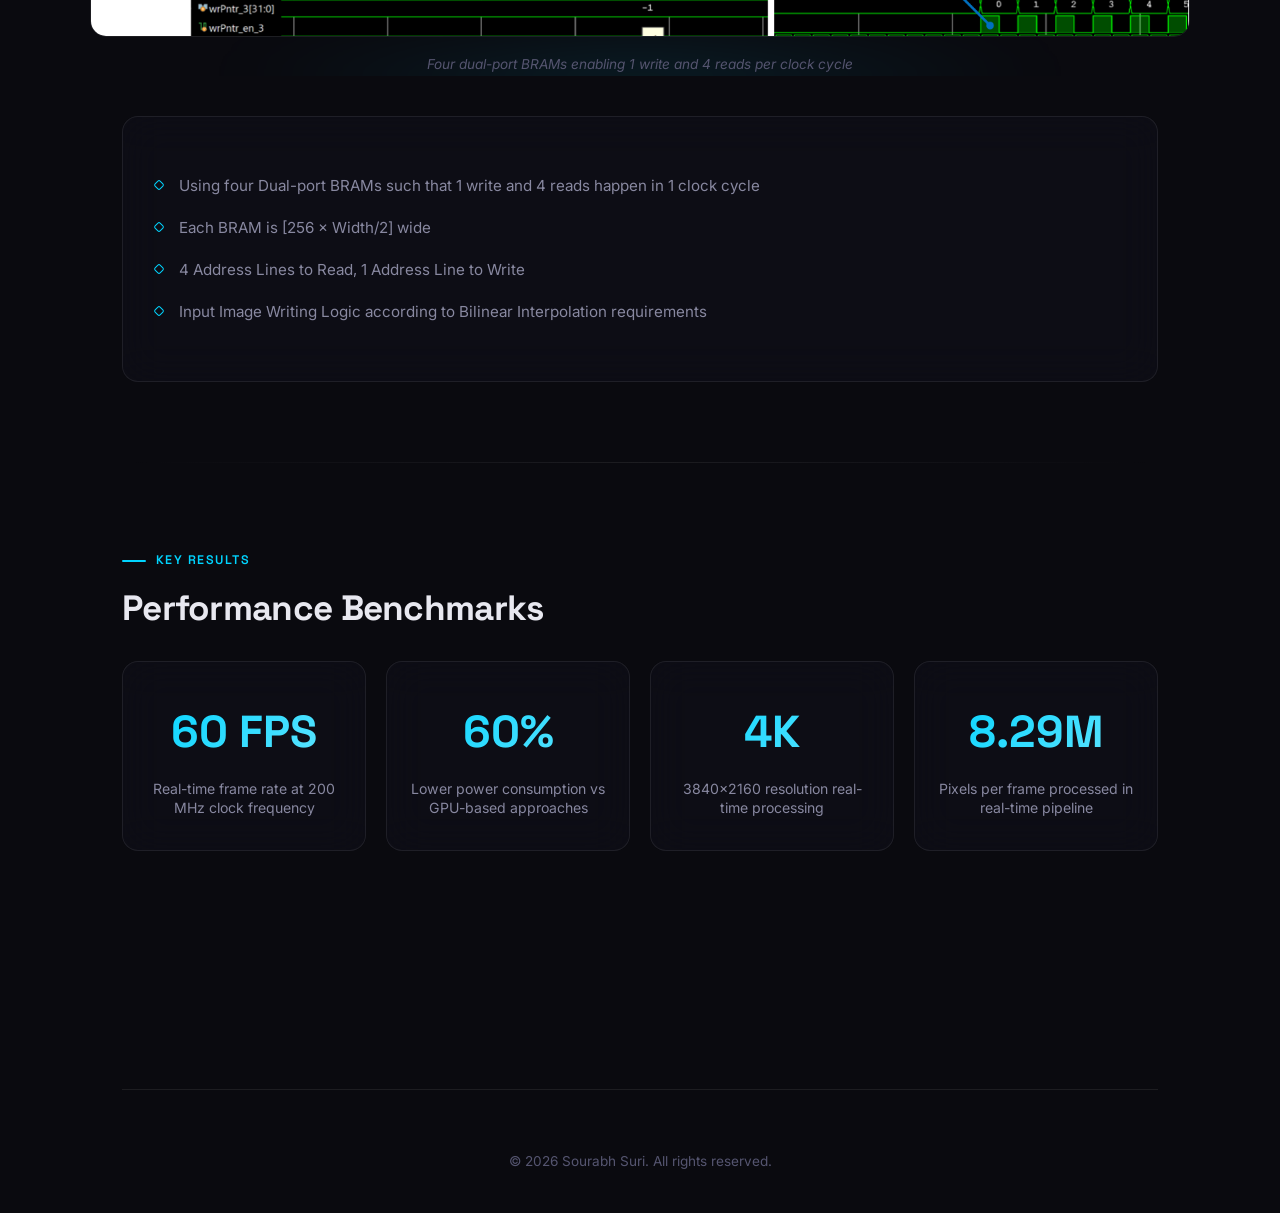
<file: projects/fpga-distortion.html>
<!DOCTYPE html>
<html lang="en">
<head>
<meta charset="UTF-8">
<meta name="viewport" content="width=device-width, initial-scale=1.0">
<title>FPGA-Accelerated Distortion Correction | Sourabh Suri</title>
<meta name="description" content="Hardware-accelerated lens distortion correction module for XR headsets. Pipelined FPGA architecture at 200 MHz delivering 60 FPS with 60% lower power.">
<link rel="preconnect" href="https://fonts.googleapis.com">
<link rel="preconnect" href="https://fonts.gstatic.com" crossorigin>
<link href="https://fonts.googleapis.com/css2?family=Inter:wght@300;400;500;600;700&family=Space+Grotesk:wght@400;500;600;700&display=swap" rel="stylesheet">
<style>
/* ========================================
   Custom Properties
   ======================================== */
:root {
  --bg-base: #0a0a0f;
  --bg-card: rgba(15, 15, 25, 0.6);
  --bg-glass: rgba(255, 255, 255, 0.04);
  --bg-glass-hover: rgba(255, 255, 255, 0.08);
  --accent: #00d4ff;
  --accent-dim: rgba(0, 212, 255, 0.15);
  --accent-glow: rgba(0, 212, 255, 0.4);
  --accent-purple: #a855f7;
  --accent-purple-dim: rgba(168, 85, 247, 0.15);
  --text-primary: #e8e8f0;
  --text-secondary: #8888a0;
  --text-dim: #555570;
  --border-glass: rgba(255, 255, 255, 0.08);
  --border-glass-hover: rgba(0, 212, 255, 0.2);
  --font-heading: 'Space Grotesk', sans-serif;
  --font-body: 'Inter', sans-serif;
  --glass-blur: 20px;
  --radius: 16px;
  --radius-sm: 8px;
  --max-width: 1100px;
}

/* ========================================
   Reset & Base
   ======================================== */
*, *::before, *::after {
  margin: 0;
  padding: 0;
  box-sizing: border-box;
}

html {
  scroll-behavior: smooth;
  scrollbar-width: thin;
  scrollbar-color: var(--accent-dim) var(--bg-base);
}

body {
  font-family: var(--font-body);
  background: var(--bg-base);
  color: var(--text-primary);
  line-height: 1.7;
  overflow-x: hidden;
  -webkit-font-smoothing: antialiased;
  -moz-osx-font-smoothing: grayscale;
}

::-webkit-scrollbar { width: 6px; }
::-webkit-scrollbar-track { background: var(--bg-base); }
::-webkit-scrollbar-thumb { background: var(--accent-dim); border-radius: 3px; }

a { color: var(--accent); text-decoration: none; transition: color 0.3s; }
a:hover { color: #66e5ff; }

img { max-width: 100%; display: block; }

/* ========================================
   Background Effects
   ======================================== */
.bg-grid {
  position: fixed;
  inset: 0;
  z-index: 0;
  background-image:
    linear-gradient(rgba(0, 212, 255, 0.03) 1px, transparent 1px),
    linear-gradient(90deg, rgba(0, 212, 255, 0.03) 1px, transparent 1px);
  background-size: 60px 60px;
  pointer-events: none;
}

.bg-glow-1, .bg-glow-2 {
  position: fixed;
  border-radius: 50%;
  filter: blur(120px);
  pointer-events: none;
  z-index: 0;
}

.bg-glow-1 {
  width: 600px; height: 600px;
  top: -200px; right: -150px;
  background: rgba(0, 212, 255, 0.06);
}

.bg-glow-2 {
  width: 500px; height: 500px;
  bottom: -100px; left: -200px;
  background: rgba(168, 85, 247, 0.04);
}

/* ========================================
   Back Navigation
   ======================================== */
.back-nav {
  position: fixed;
  top: 0;
  left: 0;
  right: 0;
  z-index: 1000;
  padding: 20px 40px;
  background: rgba(10, 10, 15, 0.8);
  backdrop-filter: blur(20px);
  -webkit-backdrop-filter: blur(20px);
  border-bottom: 1px solid var(--border-glass);
  transition: transform 0.3s ease;
}

.back-nav a {
  display: inline-flex;
  align-items: center;
  gap: 8px;
  font-family: var(--font-heading);
  font-weight: 500;
  font-size: 0.95rem;
  color: var(--text-secondary);
  transition: color 0.3s, transform 0.3s;
}

.back-nav a:hover {
  color: var(--accent);
  transform: translateX(-4px);
}

.back-nav a svg {
  width: 18px;
  height: 18px;
  transition: transform 0.3s;
}

.back-nav a:hover svg {
  transform: translateX(-3px);
}

/* ========================================
   Main Content Wrapper
   ======================================== */
.page-content {
  position: relative;
  z-index: 1;
  max-width: var(--max-width);
  margin: 0 auto;
  padding: 0 32px;
}

/* ========================================
   Hero Section
   ======================================== */
.hero {
  min-height: 70vh;
  display: flex;
  flex-direction: column;
  justify-content: center;
  padding-top: 100px;
  padding-bottom: 60px;
}

.hero-badge {
  display: inline-flex;
  align-items: center;
  gap: 8px;
  padding: 6px 16px;
  background: var(--accent-dim);
  border: 1px solid rgba(0, 212, 255, 0.2);
  border-radius: 100px;
  font-family: var(--font-heading);
  font-size: 0.8rem;
  font-weight: 600;
  color: var(--accent);
  letter-spacing: 0.08em;
  text-transform: uppercase;
  margin-bottom: 24px;
  width: fit-content;
  opacity: 0;
  transform: translateY(20px);
  animation: fadeUp 0.6s ease forwards 0.2s;
}

.hero-badge svg {
  width: 14px;
  height: 14px;
}

.hero h1 {
  font-family: var(--font-heading);
  font-size: clamp(2.5rem, 5vw, 4rem);
  font-weight: 700;
  line-height: 1.1;
  letter-spacing: -0.03em;
  margin-bottom: 16px;
  opacity: 0;
  transform: translateY(30px);
  animation: fadeUp 0.7s ease forwards 0.35s;
}

.hero h1 .accent-text {
  background: linear-gradient(135deg, var(--accent), var(--accent-purple));
  -webkit-background-clip: text;
  -webkit-text-fill-color: transparent;
  background-clip: text;
}

.hero-subtitle {
  font-size: 1.25rem;
  color: var(--text-secondary);
  font-weight: 300;
  margin-bottom: 32px;
  max-width: 650px;
  opacity: 0;
  transform: translateY(30px);
  animation: fadeUp 0.7s ease forwards 0.5s;
}

.hero-tags {
  display: flex;
  flex-wrap: wrap;
  gap: 10px;
  opacity: 0;
  transform: translateY(20px);
  animation: fadeUp 0.6s ease forwards 0.65s;
}

.hero-tag {
  padding: 6px 16px;
  background: var(--bg-glass);
  border: 1px solid var(--border-glass);
  border-radius: 100px;
  font-family: var(--font-heading);
  font-size: 0.82rem;
  font-weight: 500;
  color: var(--text-secondary);
  transition: all 0.3s;
}

.hero-tag:hover {
  background: var(--accent-dim);
  border-color: rgba(0, 212, 255, 0.3);
  color: var(--accent);
}

.hero-tag.highlight {
  background: var(--accent-dim);
  border-color: rgba(0, 212, 255, 0.25);
  color: var(--accent);
}

/* ========================================
   Section Styling
   ======================================== */
.section {
  padding: 80px 0;
}

.section-label {
  display: inline-flex;
  align-items: center;
  gap: 10px;
  font-family: var(--font-heading);
  font-size: 0.78rem;
  font-weight: 600;
  color: var(--accent);
  letter-spacing: 0.12em;
  text-transform: uppercase;
  margin-bottom: 16px;
}

.section-label::before {
  content: '';
  display: block;
  width: 24px;
  height: 2px;
  background: var(--accent);
  border-radius: 1px;
}

.section h2 {
  font-family: var(--font-heading);
  font-size: clamp(1.6rem, 3vw, 2.2rem);
  font-weight: 700;
  letter-spacing: -0.02em;
  margin-bottom: 24px;
  line-height: 1.2;
}

.section-text {
  font-size: 1.05rem;
  color: var(--text-secondary);
  line-height: 1.8;
  max-width: 800px;
}

/* ========================================
   Glass Cards
   ======================================== */
.glass-card {
  background: var(--bg-card);
  backdrop-filter: blur(var(--glass-blur));
  -webkit-backdrop-filter: blur(var(--glass-blur));
  border: 1px solid var(--border-glass);
  border-radius: var(--radius);
  padding: 32px;
  transition: all 0.4s ease;
  position: relative;
  overflow: hidden;
}

.glass-card::before {
  content: '';
  position: absolute;
  inset: 0;
  background: linear-gradient(135deg, rgba(0, 212, 255, 0.03) 0%, transparent 50%);
  opacity: 0;
  transition: opacity 0.4s;
  pointer-events: none;
}

.glass-card:hover {
  border-color: var(--border-glass-hover);
  transform: translateY(-2px);
  box-shadow: 0 20px 60px rgba(0, 0, 0, 0.3), 0 0 30px rgba(0, 212, 255, 0.05);
}

.glass-card:hover::before {
  opacity: 1;
}

/* ========================================
   Full-Width Image Sections
   ======================================== */
.image-showcase {
  margin: 40px -32px;
  position: relative;
  border-radius: var(--radius);
  overflow: hidden;
}

.image-showcase img {
  width: 100%;
  display: block;
  border-radius: var(--radius);
  border: 1px solid var(--border-glass);
}

.image-glow {
  position: relative;
}

.image-glow::after {
  content: '';
  position: absolute;
  bottom: -40px;
  left: 10%;
  right: 10%;
  height: 80px;
  background: radial-gradient(ellipse at center, rgba(0, 212, 255, 0.15) 0%, transparent 70%);
  filter: blur(30px);
  pointer-events: none;
  z-index: -1;
}

.image-caption {
  padding: 16px 0 0;
  font-size: 0.85rem;
  color: var(--text-dim);
  font-style: italic;
  text-align: center;
}

/* ========================================
   Pipeline Visualization
   ======================================== */
.pipeline-flow {
  display: flex;
  align-items: center;
  flex-wrap: wrap;
  gap: 0;
  padding: 24px 0;
  overflow-x: auto;
}

.pipeline-node {
  display: flex;
  align-items: center;
  gap: 0;
  flex-shrink: 0;
}

.pipeline-block {
  padding: 10px 18px;
  background: var(--bg-glass);
  border: 1px solid var(--border-glass);
  border-radius: var(--radius-sm);
  font-family: var(--font-heading);
  font-size: 0.82rem;
  font-weight: 500;
  color: var(--text-secondary);
  white-space: nowrap;
  transition: all 0.3s;
}

.pipeline-block.fpga {
  background: var(--accent-dim);
  border-color: rgba(0, 212, 255, 0.3);
  color: var(--accent);
  box-shadow: 0 0 20px rgba(0, 212, 255, 0.1);
}

.pipeline-arrow {
  color: var(--text-dim);
  padding: 0 8px;
  font-size: 1.1rem;
  flex-shrink: 0;
}

/* ========================================
   Pipeline Stages (Algorithm)
   ======================================== */
.stages-grid {
  display: grid;
  grid-template-columns: repeat(auto-fit, minmax(200px, 1fr));
  gap: 16px;
  margin: 24px 0;
}

.stage-card {
  padding: 20px;
  background: var(--bg-glass);
  border: 1px solid var(--border-glass);
  border-radius: var(--radius-sm);
  position: relative;
  transition: all 0.3s;
}

.stage-card:hover {
  border-color: var(--border-glass-hover);
  background: var(--bg-glass-hover);
}

.stage-number {
  font-family: var(--font-heading);
  font-size: 0.7rem;
  font-weight: 700;
  color: var(--accent);
  letter-spacing: 0.1em;
  text-transform: uppercase;
  margin-bottom: 6px;
}

.stage-desc {
  font-size: 0.88rem;
  color: var(--text-secondary);
  line-height: 1.5;
}

/* ========================================
   Spec Table
   ======================================== */
.spec-grid {
  display: grid;
  grid-template-columns: repeat(auto-fit, minmax(220px, 1fr));
  gap: 16px;
  margin: 24px 0;
}

.spec-item {
  padding: 20px 24px;
  background: var(--bg-glass);
  border: 1px solid var(--border-glass);
  border-radius: var(--radius-sm);
  transition: all 0.3s;
}

.spec-item:hover {
  border-color: var(--border-glass-hover);
}

.spec-label {
  font-family: var(--font-heading);
  font-size: 0.72rem;
  font-weight: 600;
  color: var(--text-dim);
  letter-spacing: 0.1em;
  text-transform: uppercase;
  margin-bottom: 4px;
}

.spec-value {
  font-family: var(--font-heading);
  font-size: 1.15rem;
  font-weight: 600;
  color: var(--text-primary);
}

/* ========================================
   Step List
   ======================================== */
.steps-list {
  list-style: none;
  counter-reset: step-counter;
  margin: 24px 0;
}

.steps-list li {
  counter-increment: step-counter;
  padding: 16px 16px 16px 56px;
  position: relative;
  color: var(--text-secondary);
  font-size: 0.95rem;
  line-height: 1.7;
  border-left: 1px solid var(--border-glass);
  margin-left: 16px;
  transition: all 0.3s;
}

.steps-list li:hover {
  color: var(--text-primary);
  border-left-color: var(--accent-dim);
}

.steps-list li::before {
  content: counter(step-counter);
  position: absolute;
  left: -17px;
  top: 14px;
  width: 32px;
  height: 32px;
  background: var(--bg-base);
  border: 1px solid var(--border-glass);
  border-radius: 50%;
  display: flex;
  align-items: center;
  justify-content: center;
  font-family: var(--font-heading);
  font-size: 0.78rem;
  font-weight: 700;
  color: var(--accent);
}

.steps-list li:hover::before {
  border-color: var(--accent);
  box-shadow: 0 0 12px rgba(0, 212, 255, 0.2);
}

/* ========================================
   Results Section
   ======================================== */
.results-grid {
  display: grid;
  grid-template-columns: repeat(auto-fit, minmax(220px, 1fr));
  gap: 20px;
  margin: 32px 0;
}

.result-card {
  padding: 32px 24px;
  background: var(--bg-card);
  backdrop-filter: blur(var(--glass-blur));
  -webkit-backdrop-filter: blur(var(--glass-blur));
  border: 1px solid var(--border-glass);
  border-radius: var(--radius);
  text-align: center;
  position: relative;
  overflow: hidden;
  transition: all 0.4s;
}

.result-card::before {
  content: '';
  position: absolute;
  top: 0;
  left: 0;
  right: 0;
  height: 2px;
  background: linear-gradient(90deg, transparent, var(--accent), transparent);
  opacity: 0;
  transition: opacity 0.4s;
}

.result-card:hover {
  border-color: var(--border-glass-hover);
  transform: translateY(-4px);
  box-shadow: 0 20px 60px rgba(0, 0, 0, 0.3), 0 0 40px rgba(0, 212, 255, 0.08);
}

.result-card:hover::before {
  opacity: 1;
}

.result-value {
  font-family: var(--font-heading);
  font-size: clamp(2rem, 4vw, 2.8rem);
  font-weight: 700;
  background: linear-gradient(135deg, var(--accent), #66e5ff);
  -webkit-background-clip: text;
  -webkit-text-fill-color: transparent;
  background-clip: text;
  margin-bottom: 8px;
}

.result-label {
  font-size: 0.88rem;
  color: var(--text-secondary);
  line-height: 1.4;
}

/* ========================================
   Bullet List
   ======================================== */
.detail-list {
  list-style: none;
  margin: 16px 0;
}

.detail-list li {
  padding: 8px 0 8px 24px;
  position: relative;
  color: var(--text-secondary);
  font-size: 0.95rem;
  line-height: 1.7;
}

.detail-list li::before {
  content: '';
  position: absolute;
  left: 0;
  top: 16px;
  width: 8px;
  height: 8px;
  border: 1.5px solid var(--accent);
  border-radius: 2px;
  transform: rotate(45deg);
}

/* ========================================
   Divider
   ======================================== */
.section-divider {
  width: 100%;
  height: 1px;
  background: linear-gradient(90deg, transparent, var(--border-glass), transparent);
  margin: 0;
}

/* ========================================
   Scroll Animations
   ======================================== */
.reveal {
  opacity: 0;
  transform: translateY(40px);
  transition: opacity 0.7s ease, transform 0.7s ease;
}

.reveal.visible {
  opacity: 1;
  transform: translateY(0);
}

.reveal-delay-1 { transition-delay: 0.1s; }
.reveal-delay-2 { transition-delay: 0.2s; }
.reveal-delay-3 { transition-delay: 0.3s; }
.reveal-delay-4 { transition-delay: 0.4s; }

@keyframes fadeUp {
  to {
    opacity: 1;
    transform: translateY(0);
  }
}

/* ========================================
   Footer
   ======================================== */
.page-footer {
  padding: 60px 0 40px;
  text-align: center;
  border-top: 1px solid var(--border-glass);
}

.page-footer p {
  font-size: 0.85rem;
  color: var(--text-dim);
}

/* ========================================
   Responsive
   ======================================== */
@media (max-width: 768px) {
  .page-content {
    padding: 0 20px;
  }

  .back-nav {
    padding: 16px 20px;
  }

  .hero {
    min-height: 50vh;
    padding-top: 80px;
    padding-bottom: 40px;
  }

  .hero h1 {
    font-size: 2rem;
  }

  .section {
    padding: 50px 0;
  }

  .glass-card {
    padding: 24px;
  }

  .image-showcase {
    margin: 24px -20px;
  }

  .pipeline-flow {
    flex-direction: column;
    align-items: flex-start;
    gap: 8px;
  }

  .pipeline-arrow {
    transform: rotate(90deg);
    padding: 4px 0;
  }

  .stages-grid {
    grid-template-columns: 1fr;
  }

  .results-grid {
    grid-template-columns: 1fr 1fr;
  }

  .spec-grid {
    grid-template-columns: 1fr 1fr;
  }

  .steps-list li {
    padding-left: 48px;
  }
}

@media (max-width: 480px) {
  .results-grid {
    grid-template-columns: 1fr;
  }

  .spec-grid {
    grid-template-columns: 1fr;
  }
}
</style>
</head>
<body>

<!-- Background Effects -->
<div class="bg-grid"></div>
<div class="bg-glow-1"></div>
<div class="bg-glow-2"></div>

<!-- Back Navigation -->
<nav class="back-nav">
  <a href="../index.html#projects">
    <svg viewBox="0 0 24 24" fill="none" stroke="currentColor" stroke-width="2" stroke-linecap="round" stroke-linejoin="round">
      <line x1="19" y1="12" x2="5" y2="12"></line>
      <polyline points="12 19 5 12 12 5"></polyline>
    </svg>
    Back to Portfolio
  </a>
</nav>

<div class="page-content">

  <!-- ==================== HERO ==================== -->
  <section class="hero">
    <div class="hero-badge">
      <svg viewBox="0 0 24 24" fill="none" stroke="currentColor" stroke-width="2" stroke-linecap="round" stroke-linejoin="round">
        <rect x="2" y="6" width="20" height="12" rx="2"></rect>
        <path d="M12 12h.01"></path>
        <path d="M17 12h.01"></path>
        <path d="M7 12h.01"></path>
      </svg>
      Sony Corporation
    </div>
    <h1>FPGA-Accelerated<br><span class="accent-text">Distortion Correction</span></h1>
    <p class="hero-subtitle">Hardware-Accelerated Lens Correction for XR Headsets</p>
    <div class="hero-tags">
      <span class="hero-tag highlight">FPGA</span>
      <span class="hero-tag highlight">VHDL</span>
      <span class="hero-tag">200 MHz</span>
      <span class="hero-tag">60 FPS</span>
      <span class="hero-tag">Low Power</span>
    </div>
  </section>

  <div class="section-divider"></div>

  <!-- ==================== OVERVIEW ==================== -->
  <section class="section reveal">
    <span class="section-label">Overview</span>
    <h2>Real-Time Lens Correction for Wearable XR</h2>
    <p class="section-text">
      Hardware-accelerated lens distortion correction module for XR headsets. This project involved designing a
      pipelined FPGA architecture operating at 200 MHz to deliver 60 FPS correction with 60% lower power draw
      compared to GPU-based approaches &mdash; critical for battery-powered wearable devices.
    </p>
  </section>

  <div class="section-divider"></div>

  <!-- ==================== SYSTEM ARCHITECTURE ==================== -->
  <section class="section">
    <div class="reveal">
      <span class="section-label">System Architecture</span>
      <h2>VST Camera Pipeline</h2>
    </div>

    <div class="image-showcase image-glow reveal reveal-delay-1">
      <img src="../images/slide6_img26.png" alt="System architecture diagram showing the VST camera pipeline from lenses through FPGA processing to head-mounted display" loading="lazy">
      <p class="image-caption">Full VST camera pipeline: Lenses &rarr; Image Sensor &rarr; FPGA Processing &rarr; Display</p>
    </div>

    <div class="reveal reveal-delay-2">
      <div class="pipeline-flow">
        <div class="pipeline-node">
          <span class="pipeline-block">Lenses</span>
          <span class="pipeline-arrow">&rarr;</span>
        </div>
        <div class="pipeline-node">
          <span class="pipeline-block">Image Sensor (IMX477)</span>
          <span class="pipeline-arrow">&rarr;</span>
        </div>
        <div class="pipeline-node">
          <span class="pipeline-block fpga">FPGA: Un-distortion</span>
          <span class="pipeline-arrow">&rarr;</span>
        </div>
        <div class="pipeline-node">
          <span class="pipeline-block fpga">PC Graphics</span>
          <span class="pipeline-arrow">&rarr;</span>
        </div>
        <div class="pipeline-node">
          <span class="pipeline-block fpga">Inverse Distortion</span>
          <span class="pipeline-arrow">&rarr;</span>
        </div>
        <div class="pipeline-node">
          <span class="pipeline-block">4K M-OLED (ECX344)</span>
          <span class="pipeline-arrow">&rarr;</span>
        </div>
        <div class="pipeline-node">
          <span class="pipeline-block">Lenses</span>
          <span class="pipeline-arrow">&rarr;</span>
        </div>
        <div class="pipeline-node">
          <span class="pipeline-block">HMD</span>
        </div>
      </div>
    </div>

    <div class="glass-card reveal reveal-delay-3" style="margin-top: 32px;">
      <ul class="detail-list">
        <li>High throughput and low-latency distortion correction is required to achieve video see-through over 60 FPS</li>
        <li>Scope of Interest: 4K Image (3840&times;2160) &rarr; Distortion Correction Filter &rarr; Corrected Image</li>
      </ul>
    </div>
  </section>

  <div class="section-divider"></div>

  <!-- ==================== ALGORITHM DESIGN ==================== -->
  <section class="section">
    <div class="reveal">
      <span class="section-label">Algorithm Design</span>
      <h2>8-Stage Pipelined Architecture</h2>
    </div>

    <div class="image-showcase image-glow reveal reveal-delay-1">
      <img src="../images/slide6_img27.png" alt="FPGA algorithm block diagram showing the 8-stage pipeline design for distortion correction" loading="lazy">
      <p class="image-caption">FPGA-based distortion correction filter with pipelined processing stages</p>
    </div>

    <div class="glass-card reveal reveal-delay-2" style="margin-top: 32px;">
      <ul class="detail-list">
        <li>Distortion Correction Logic with polynomial equations</li>
        <li>RAM Buffer for input/output data management</li>
        <li>Calculate Pv block for pixel coordinate transformation</li>
        <li>Output FIFO for synchronized data output</li>
        <li>Rule of thumb: Computation time between two pipeline stages should be less than 1 clock cycle (200 MHz)</li>
      </ul>
    </div>

    <div class="reveal reveal-delay-3">
      <h3 style="font-family: var(--font-heading); font-size: 1.1rem; font-weight: 600; margin: 32px 0 16px; color: var(--text-primary);">Pipeline Stages</h3>
      <div class="stages-grid">
        <div class="stage-card">
          <div class="stage-number">Stage 1</div>
          <div class="stage-desc">Coordinate calculation</div>
        </div>
        <div class="stage-card">
          <div class="stage-number">Stage 2&ndash;3</div>
          <div class="stage-desc">Radius and polynomial computation</div>
        </div>
        <div class="stage-card">
          <div class="stage-number">Stage 4</div>
          <div class="stage-desc">Distorted coordinate mapping</div>
        </div>
        <div class="stage-card">
          <div class="stage-number">Stage 5</div>
          <div class="stage-desc">Read neighbor pixels from BRAM</div>
        </div>
        <div class="stage-card">
          <div class="stage-number">Stage 6&ndash;7</div>
          <div class="stage-desc">Bilinear interpolation coefficients</div>
        </div>
        <div class="stage-card">
          <div class="stage-number">Stage 8</div>
          <div class="stage-desc">Write corrected pixel to output</div>
        </div>
      </div>
    </div>
  </section>

  <div class="section-divider"></div>

  <!-- ==================== FPGA IMPLEMENTATION ==================== -->
  <section class="section">
    <div class="reveal">
      <span class="section-label">FPGA Implementation</span>
      <h2>VCU118 Development Platform</h2>
    </div>

    <div class="image-showcase image-glow reveal reveal-delay-1">
      <img src="../images/slide6_img28.png" alt="FPGA implementation block diagram showing MicroBlaze processor, AXI interconnect, and distortion correction blocks" loading="lazy">
      <p class="image-caption">Block diagram: MicroBlaze Processor &rarr; AXI Interconnect &rarr; DDR/UART/DMA &rarr; Distortion Correction</p>
    </div>

    <div class="glass-card reveal reveal-delay-2" style="margin-top: 32px;">
      <h3 style="font-family: var(--font-heading); font-size: 1rem; font-weight: 600; margin-bottom: 16px; color: var(--accent);">FPGA Specifications</h3>
      <p style="font-size: 0.95rem; color: var(--text-secondary); margin-bottom: 16px;">
        <strong style="color: var(--text-primary);">Board:</strong> VCU118 (Virtex UltraScale+ XCVU9P-L2FLGA2104E)
      </p>
      <div class="spec-grid">
        <div class="spec-item">
          <div class="spec-label">LUTs</div>
          <div class="spec-value">1,182K</div>
        </div>
        <div class="spec-item">
          <div class="spec-label">BRAM</div>
          <div class="spec-value">75.9 Mb</div>
        </div>
        <div class="spec-item">
          <div class="spec-label">URAM</div>
          <div class="spec-value">270 Mb</div>
        </div>
        <div class="spec-item">
          <div class="spec-label">DSP Slices</div>
          <div class="spec-value">6,840</div>
        </div>
      </div>
    </div>

    <div class="reveal reveal-delay-3" style="margin-top: 32px;">
      <h3 style="font-family: var(--font-heading); font-size: 1rem; font-weight: 600; margin-bottom: 16px; color: var(--text-primary);">Implementation Steps</h3>
      <ol class="steps-list">
        <li>Create block diagram on VIVADO, SDK on VITIS &amp; program FPGA</li>
        <li>Using UART, send test 4K image and store in DDR</li>
        <li>Enable DMA to read image data from DDR and send to Distortion Correction Block</li>
        <li>Receive corrected image and save in DDR using DMA</li>
        <li>Send output image using UART back to Desktop</li>
      </ol>
    </div>

    <div class="glass-card reveal reveal-delay-4" style="margin-top: 32px;">
      <h3 style="font-family: var(--font-heading); font-size: 1rem; font-weight: 600; margin-bottom: 16px; color: var(--accent);">Performance Parameters</h3>
      <div class="spec-grid">
        <div class="spec-item">
          <div class="spec-label">Pixels per Frame</div>
          <div class="spec-value">8.29M</div>
        </div>
        <div class="spec-item">
          <div class="spec-label">Frame Rate</div>
          <div class="spec-value">60 FPS</div>
        </div>
        <div class="spec-item">
          <div class="spec-label">Pixel Rate</div>
          <div class="spec-value">500 MHz</div>
        </div>
        <div class="spec-item">
          <div class="spec-label">Min Clock Freq</div>
          <div class="spec-value">&ge; 200 MHz</div>
        </div>
      </div>
    </div>
  </section>

  <div class="section-divider"></div>

  <!-- ==================== BUFFER DESIGN ==================== -->
  <section class="section">
    <div class="reveal">
      <span class="section-label">Buffer Design</span>
      <h2>RAM Splitting for Bilinear Interpolation</h2>
    </div>

    <div class="image-showcase image-glow reveal reveal-delay-1">
      <img src="../images/slide6_img29.png" alt="Buffer design diagram showing four dual-port BRAMs with address line routing for bilinear interpolation" loading="lazy">
      <p class="image-caption">Four dual-port BRAMs enabling 1 write and 4 reads per clock cycle</p>
    </div>

    <div class="glass-card reveal reveal-delay-2" style="margin-top: 32px;">
      <ul class="detail-list">
        <li>Using four Dual-port BRAMs such that 1 write and 4 reads happen in 1 clock cycle</li>
        <li>Each BRAM is [256 &times; Width/2] wide</li>
        <li>4 Address Lines to Read, 1 Address Line to Write</li>
        <li>Input Image Writing Logic according to Bilinear Interpolation requirements</li>
      </ul>
    </div>
  </section>

  <div class="section-divider"></div>

  <!-- ==================== KEY RESULTS ==================== -->
  <section class="section">
    <div class="reveal">
      <span class="section-label">Key Results</span>
      <h2>Performance Benchmarks</h2>
    </div>

    <div class="results-grid">
      <div class="result-card reveal reveal-delay-1">
        <div class="result-value">60 FPS</div>
        <div class="result-label">Real-time frame rate at 200 MHz clock frequency</div>
      </div>
      <div class="result-card reveal reveal-delay-2">
        <div class="result-value">60%</div>
        <div class="result-label">Lower power consumption vs GPU-based approaches</div>
      </div>
      <div class="result-card reveal reveal-delay-3">
        <div class="result-value">4K</div>
        <div class="result-label">3840&times;2160 resolution real-time processing</div>
      </div>
      <div class="result-card reveal reveal-delay-4">
        <div class="result-value">8.29M</div>
        <div class="result-label">Pixels per frame processed in real-time pipeline</div>
      </div>
    </div>

    <div class="glass-card reveal" style="margin-top: 32px; text-align: center;">
      <p class="section-text" style="margin: 0 auto;">
        Critical for battery-powered wearable XR devices, enabling high-fidelity video
        see-through with minimal latency and power overhead.
      </p>
    </div>
  </section>

  <!-- ==================== FOOTER ==================== -->
  <footer class="page-footer">
    <p>&copy; 2026 Sourabh Suri. All rights reserved.</p>
  </footer>

</div>

<!-- ========================================
   Scroll Reveal Animation
   ======================================== -->
<script>
(function() {
  const observer = new IntersectionObserver(
    (entries) => {
      entries.forEach(entry => {
        if (entry.isIntersecting) {
          entry.target.classList.add('visible');
        }
      });
    },
    {
      threshold: 0.1,
      rootMargin: '0px 0px -40px 0px'
    }
  );

  document.querySelectorAll('.reveal').forEach(el => observer.observe(el));
})();
</script>

</body>
</html>
</file>
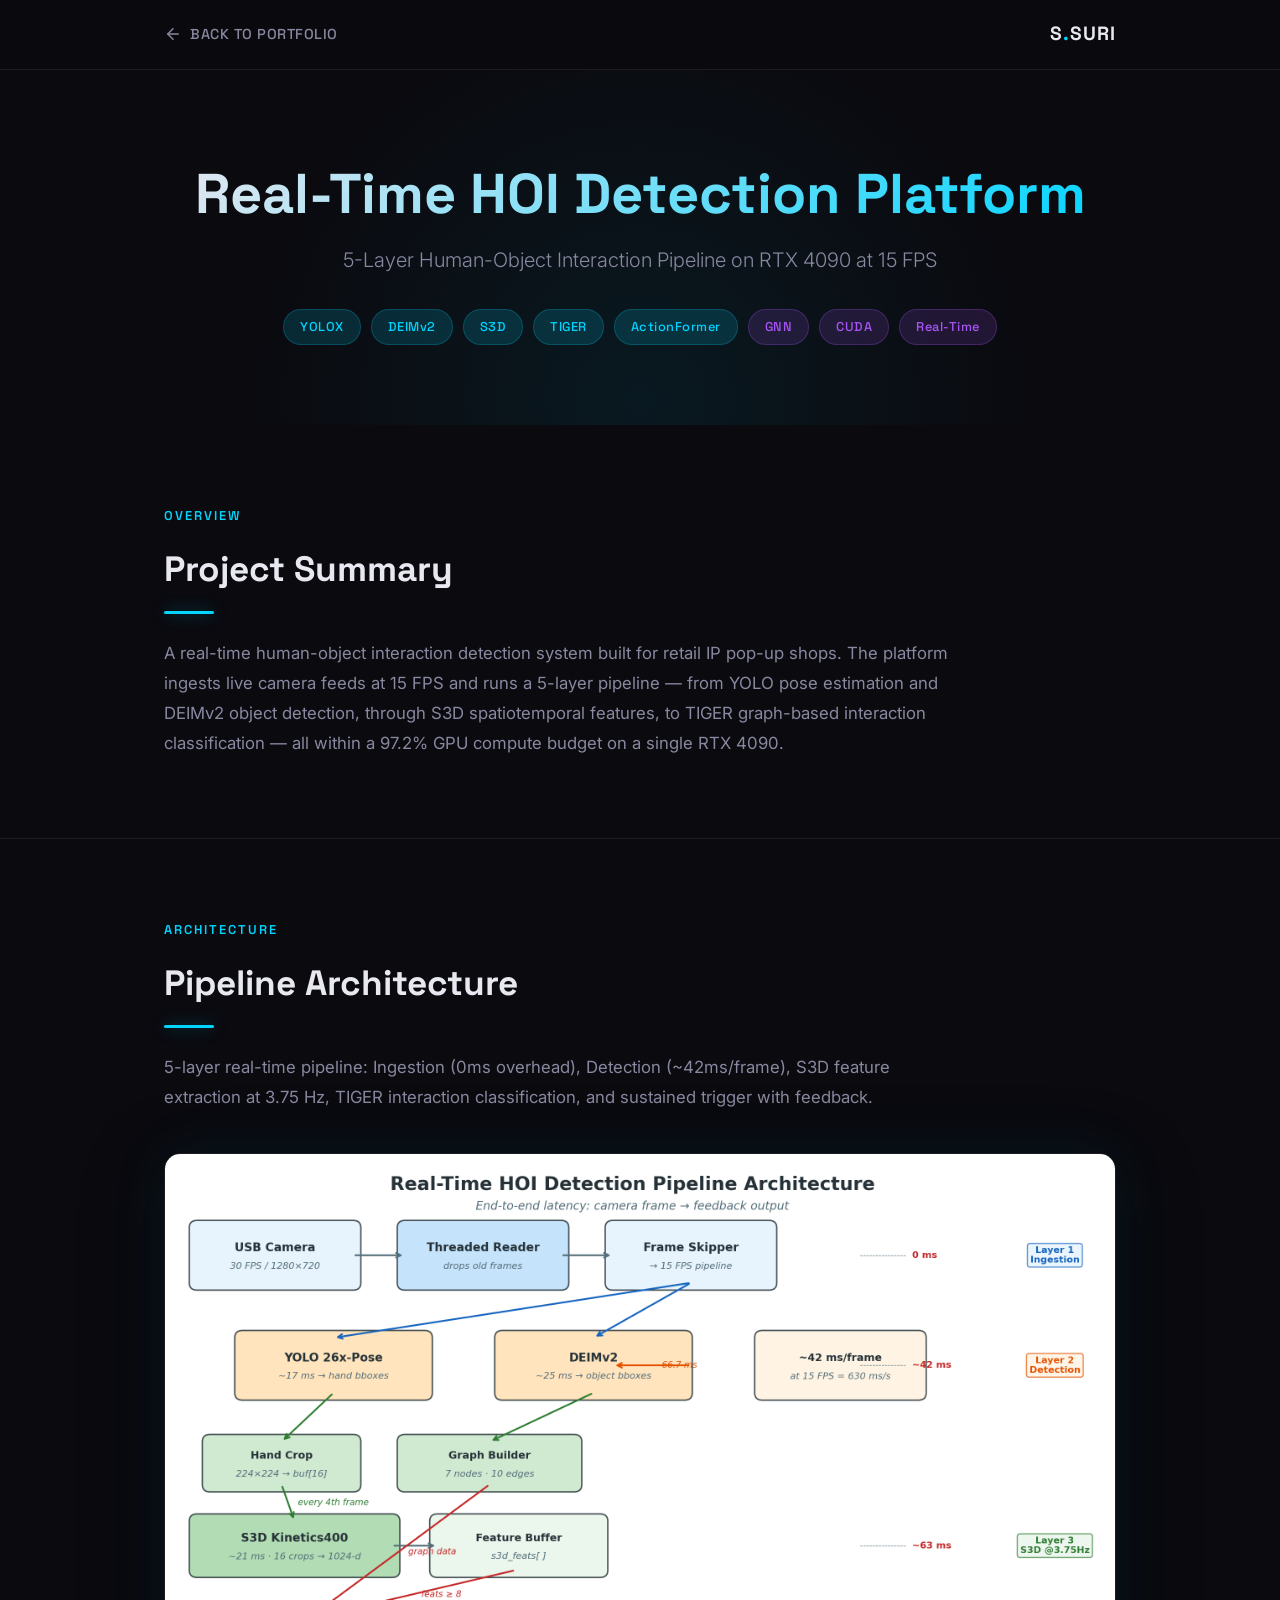
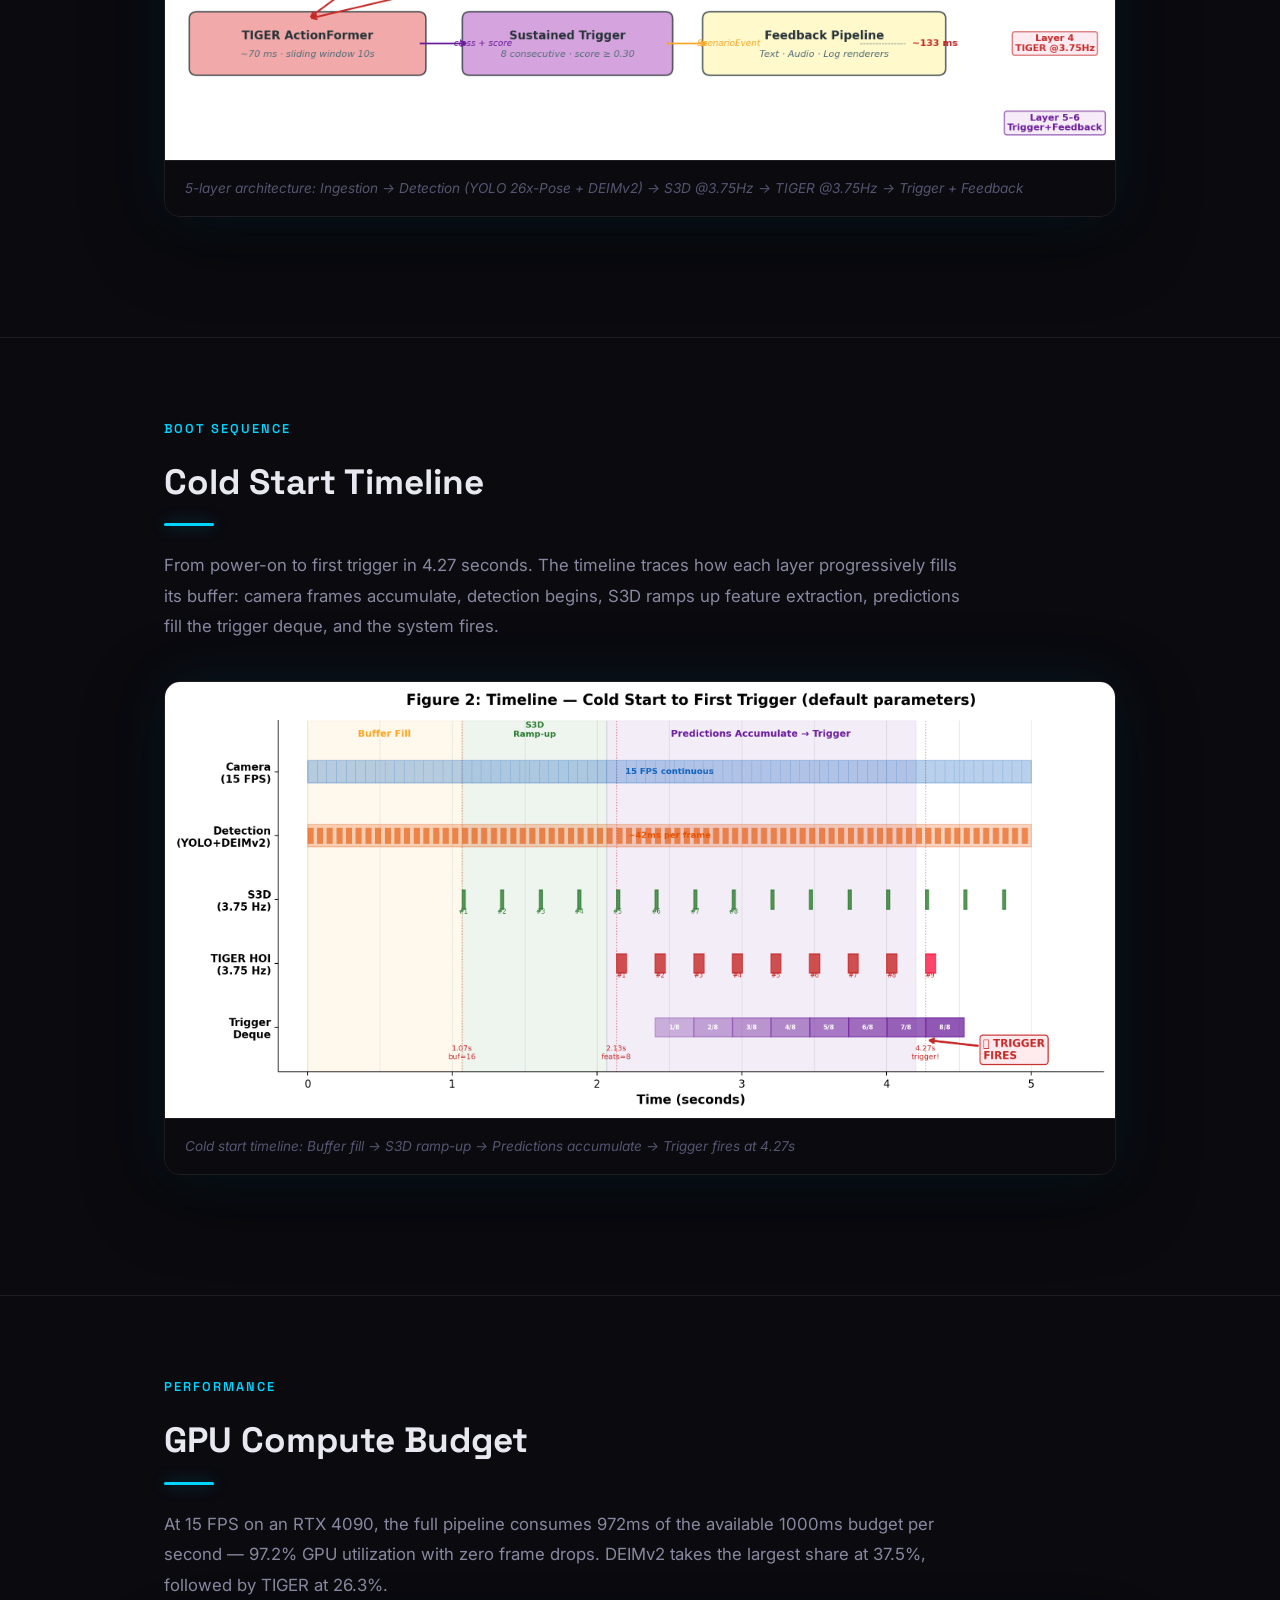
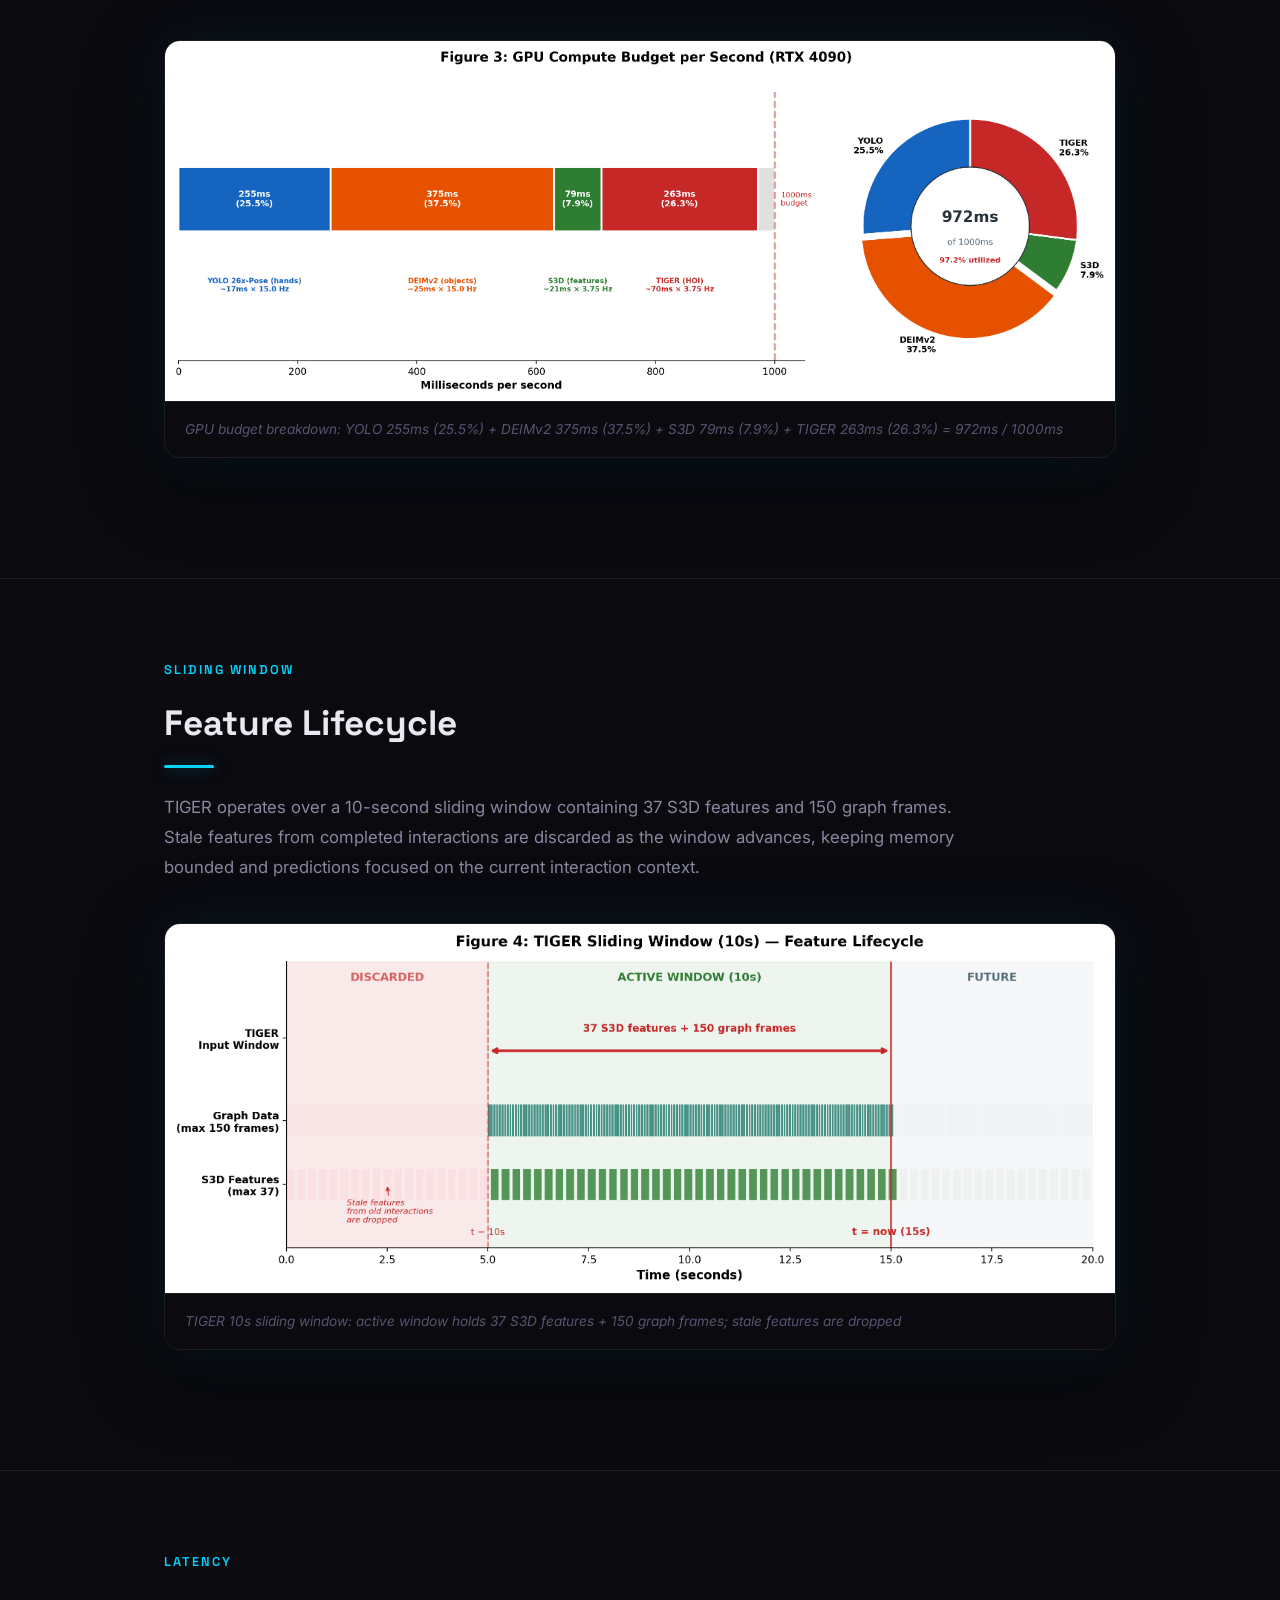
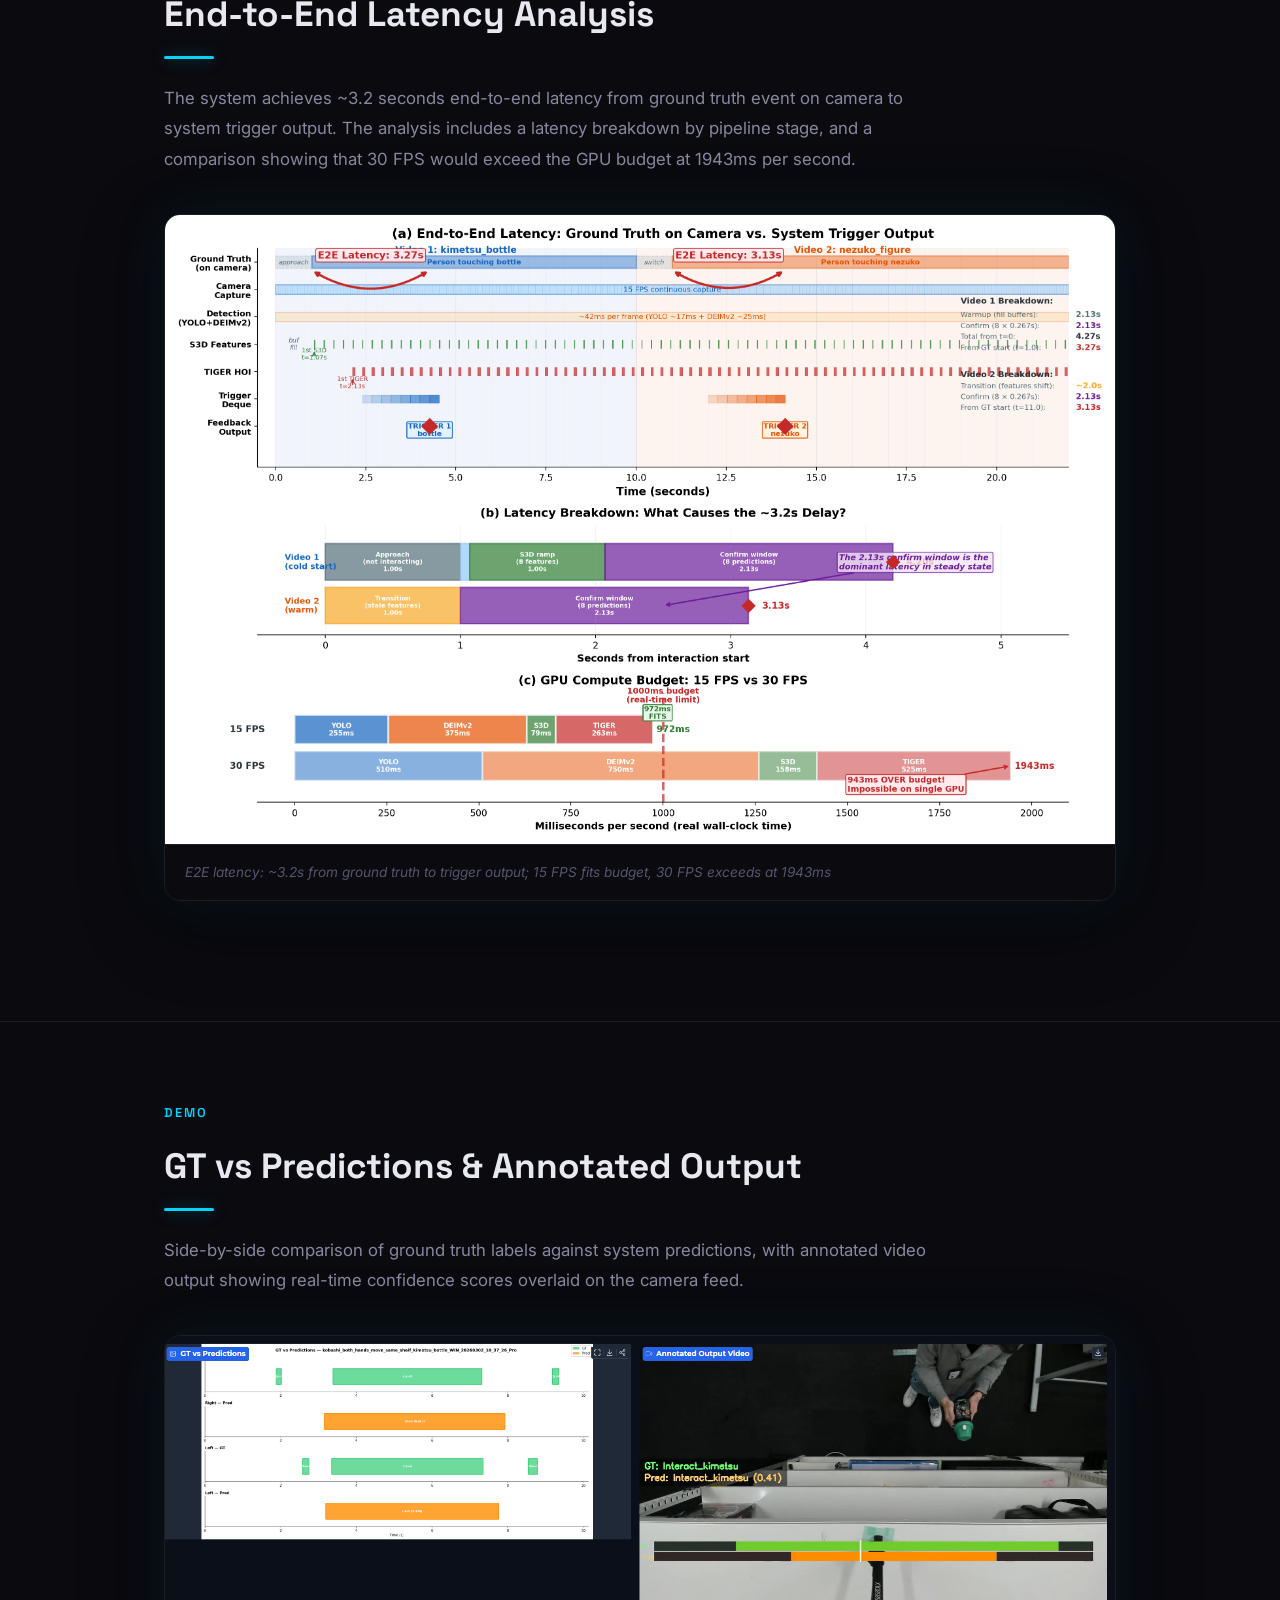
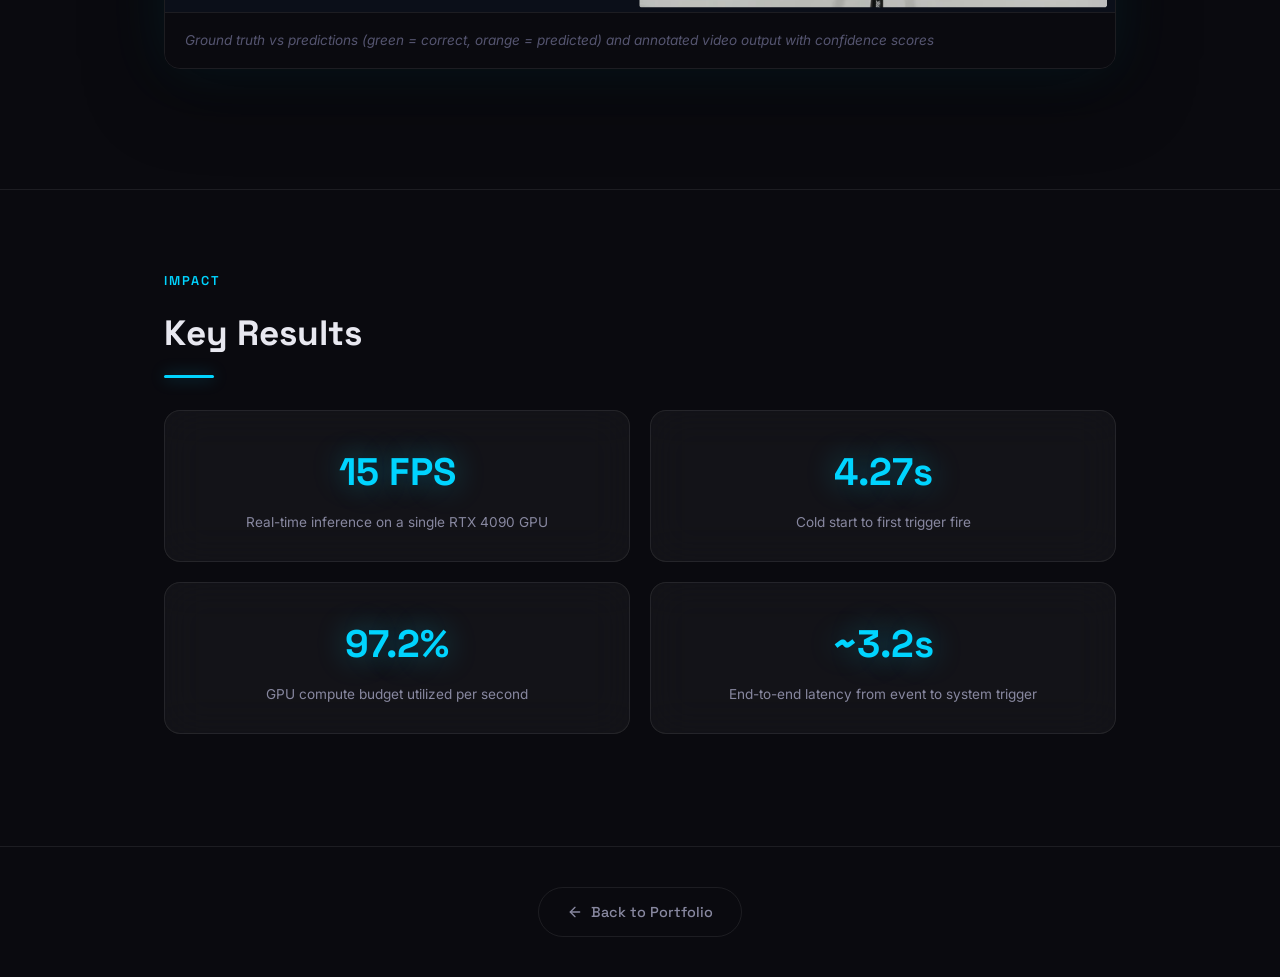
<file: projects/hoi-platform.html>
<!DOCTYPE html>
<html lang="en">
<head>
<meta charset="UTF-8">
<meta name="viewport" content="width=device-width, initial-scale=1.0">
<title>Real-Time HOI Detection Platform | Sourabh Suri</title>
<meta name="description" content="Real-time human-object interaction detection platform with 5-layer pipeline architecture. YOLOX, DEIMv2, S3D, TIGER ActionFormer on RTX 4090 at 15 FPS.">
<link rel="preconnect" href="https://fonts.googleapis.com">
<link rel="preconnect" href="https://fonts.gstatic.com" crossorigin>
<link href="https://fonts.googleapis.com/css2?family=Inter:wght@300;400;500;600;700&family=Space+Grotesk:wght@400;500;600;700&display=swap" rel="stylesheet">
<style>
/* ========================================
   CSS Custom Properties
   ======================================== */
@property --border-angle {
  syntax: '<angle>';
  initial-value: 0deg;
  inherits: false;
}

:root {
  --bg-base: #0a0a0f;
  --bg-card: rgba(15, 15, 25, 0.6);
  --bg-glass: rgba(255, 255, 255, 0.04);
  --bg-glass-hover: rgba(255, 255, 255, 0.08);
  --accent: #00d4ff;
  --accent-dim: rgba(0, 212, 255, 0.15);
  --accent-glow: rgba(0, 212, 255, 0.4);
  --accent-purple: #a855f7;
  --accent-purple-dim: rgba(168, 85, 247, 0.15);
  --text-primary: #e8e8f0;
  --text-secondary: #8888a0;
  --text-dim: #555570;
  --border-glass: rgba(255, 255, 255, 0.08);
  --border-glass-hover: rgba(0, 212, 255, 0.2);
  --font-heading: 'Space Grotesk', sans-serif;
  --font-body: 'Inter', sans-serif;
  --glass-blur: 20px;
  --radius: 16px;
  --radius-sm: 8px;
  --nav-height: 70px;
  --max-width: 1000px;
}

/* ========================================
   Reset & Base
   ======================================== */
*, *::before, *::after {
  margin: 0;
  padding: 0;
  box-sizing: border-box;
}

html {
  scroll-behavior: smooth;
  scrollbar-width: thin;
  scrollbar-color: var(--accent-dim) var(--bg-base);
}

body {
  font-family: var(--font-body);
  background: var(--bg-base);
  color: var(--text-primary);
  line-height: 1.7;
  overflow-x: hidden;
  -webkit-font-smoothing: antialiased;
  -moz-osx-font-smoothing: grayscale;
}

::-webkit-scrollbar { width: 6px; }
::-webkit-scrollbar-track { background: var(--bg-base); }
::-webkit-scrollbar-thumb { background: var(--accent-dim); border-radius: 3px; }

a { color: var(--accent); text-decoration: none; transition: color 0.3s; }
a:hover { color: #66e5ff; }

img { max-width: 100%; display: block; }

/* ========================================
   Container & Utility
   ======================================== */
.container {
  max-width: var(--max-width);
  margin: 0 auto;
  padding: 0 24px;
}

/* Scroll reveal animations */
.reveal {
  opacity: 0;
  transform: translateY(60px);
  transition: opacity 1s cubic-bezier(0.16, 1, 0.3, 1),
              transform 1s cubic-bezier(0.16, 1, 0.3, 1);
}
.reveal.visible {
  opacity: 1;
  transform: translateY(0);
}

.reveal-left {
  opacity: 0;
  transform: translateX(-80px);
  transition: opacity 1s cubic-bezier(0.16, 1, 0.3, 1),
              transform 1s cubic-bezier(0.16, 1, 0.3, 1);
}
.reveal-left.visible {
  opacity: 1;
  transform: translateX(0);
}

.stagger-1 { transition-delay: 0.1s; }
.stagger-2 { transition-delay: 0.2s; }
.stagger-3 { transition-delay: 0.35s; }
.stagger-4 { transition-delay: 0.5s; }

/* Glassmorphism card */
.glass-card {
  background: var(--bg-glass);
  backdrop-filter: blur(var(--glass-blur));
  -webkit-backdrop-filter: blur(var(--glass-blur));
  border: 1px solid var(--border-glass);
  border-radius: var(--radius);
  transition: all 0.4s cubic-bezier(0.16, 1, 0.3, 1);
}

.glass-card:hover {
  background: var(--bg-glass-hover);
  border-color: var(--border-glass-hover);
  box-shadow: 0 20px 60px rgba(0, 0, 0, 0.3), 0 0 40px var(--accent-dim);
}

/* ========================================
   Back Navigation
   ======================================== */
.back-nav {
  position: fixed;
  top: 0;
  left: 0;
  right: 0;
  height: var(--nav-height);
  z-index: 1000;
  background: rgba(10, 10, 15, 0.85);
  backdrop-filter: blur(20px);
  -webkit-backdrop-filter: blur(20px);
  border-bottom: 1px solid var(--border-glass);
  display: flex;
  align-items: center;
}

.back-nav .container {
  display: flex;
  align-items: center;
  justify-content: space-between;
  width: 100%;
}

.back-link {
  display: flex;
  align-items: center;
  gap: 8px;
  font-family: var(--font-heading);
  font-weight: 500;
  font-size: 0.9rem;
  color: var(--text-secondary);
  text-transform: uppercase;
  letter-spacing: 0.5px;
  transition: color 0.3s;
}

.back-link:hover {
  color: var(--accent);
}

.back-link svg {
  width: 18px;
  height: 18px;
  transition: transform 0.3s;
}

.back-link:hover svg {
  transform: translateX(-4px);
}

.nav-logo {
  font-family: var(--font-heading);
  font-weight: 700;
  font-size: 1.2rem;
  color: var(--text-primary);
  letter-spacing: 1px;
}

.nav-logo span {
  color: var(--accent);
}

/* ========================================
   Hero Section
   ======================================== */
.project-hero {
  position: relative;
  padding: 160px 0 80px;
  overflow: hidden;
}

.project-hero::before {
  content: '';
  position: absolute;
  top: 0;
  left: 50%;
  transform: translateX(-50%);
  width: 800px;
  height: 800px;
  background: radial-gradient(circle, var(--accent-dim) 0%, transparent 70%);
  pointer-events: none;
  opacity: 0.5;
}

.hero-content {
  position: relative;
  z-index: 2;
  text-align: center;
}

.hero-content h1 {
  font-family: var(--font-heading);
  font-size: clamp(2.2rem, 5vw, 3.5rem);
  font-weight: 700;
  line-height: 1.2;
  margin-bottom: 16px;
  background: linear-gradient(135deg, var(--text-primary) 0%, var(--accent) 100%);
  -webkit-background-clip: text;
  -webkit-text-fill-color: transparent;
  background-clip: text;
}

.hero-content .subtitle {
  font-size: clamp(1rem, 2vw, 1.25rem);
  color: var(--text-secondary);
  margin-bottom: 32px;
  font-weight: 300;
}

.tag-list {
  display: flex;
  flex-wrap: wrap;
  justify-content: center;
  gap: 10px;
}

.tag {
  display: inline-block;
  padding: 6px 16px;
  font-size: 0.8rem;
  font-weight: 500;
  font-family: var(--font-heading);
  color: var(--accent);
  background: var(--accent-dim);
  border: 1px solid rgba(0, 212, 255, 0.2);
  border-radius: 100px;
  letter-spacing: 0.5px;
}

.tag.purple {
  color: var(--accent-purple);
  background: var(--accent-purple-dim);
  border-color: rgba(168, 85, 247, 0.25);
}

/* ========================================
   Content Sections
   ======================================== */
.project-section {
  padding: 80px 0;
}

.project-section + .project-section {
  border-top: 1px solid var(--border-glass);
}

.section-label {
  font-family: var(--font-heading);
  font-size: 0.8rem;
  font-weight: 600;
  color: var(--accent);
  text-transform: uppercase;
  letter-spacing: 2px;
  margin-bottom: 12px;
}

.section-heading {
  font-family: var(--font-heading);
  font-size: clamp(1.5rem, 3vw, 2.2rem);
  font-weight: 700;
  margin-bottom: 24px;
  color: var(--text-primary);
}

.section-heading::after {
  content: '';
  display: block;
  width: 50px;
  height: 3px;
  background: var(--accent);
  border-radius: 2px;
  margin-top: 12px;
  box-shadow: 0 0 16px var(--accent-glow);
}

.section-text {
  font-size: 1.05rem;
  color: var(--text-secondary);
  line-height: 1.8;
  max-width: 800px;
}

/* ========================================
   Full-width Image with Glow
   ======================================== */
.image-showcase {
  margin: 40px 0;
  border-radius: var(--radius);
  overflow: hidden;
  position: relative;
  border: 1px solid var(--border-glass);
  box-shadow: 0 0 60px rgba(0, 212, 255, 0.08), 0 20px 80px rgba(0, 0, 0, 0.4);
  transition: box-shadow 0.4s;
}

.image-showcase:hover {
  box-shadow: 0 0 80px rgba(0, 212, 255, 0.15), 0 20px 80px rgba(0, 0, 0, 0.5);
}

.image-showcase img {
  width: 100%;
  display: block;
}

.image-caption {
  padding: 16px 20px;
  background: rgba(10, 10, 15, 0.8);
  font-size: 0.85rem;
  color: var(--text-dim);
  font-style: italic;
  border-top: 1px solid var(--border-glass);
}

/* ========================================
   Key Results
   ======================================== */
.results-grid {
  display: grid;
  grid-template-columns: repeat(2, 1fr);
  gap: 20px;
  margin: 32px 0;
}

.result-card {
  padding: 28px;
  text-align: center;
}

.result-card .result-value {
  font-family: var(--font-heading);
  font-size: clamp(1.8rem, 3vw, 2.5rem);
  font-weight: 700;
  color: var(--accent);
  margin-bottom: 8px;
  text-shadow: 0 0 30px var(--accent-glow);
}

.result-card .result-label {
  font-size: 0.85rem;
  color: var(--text-secondary);
  line-height: 1.5;
}

/* ========================================
   Back to Top Button
   ======================================== */
.back-to-top {
  position: fixed;
  bottom: 32px;
  right: 32px;
  width: 48px;
  height: 48px;
  border-radius: 50%;
  background: var(--accent-dim);
  border: 1px solid rgba(0, 212, 255, 0.3);
  color: var(--accent);
  display: flex;
  align-items: center;
  justify-content: center;
  cursor: pointer;
  opacity: 0;
  visibility: hidden;
  transform: translateY(20px);
  transition: all 0.3s;
  z-index: 999;
  backdrop-filter: blur(10px);
}

.back-to-top.visible {
  opacity: 1;
  visibility: visible;
  transform: translateY(0);
}

.back-to-top:hover {
  background: rgba(0, 212, 255, 0.25);
  box-shadow: 0 0 30px var(--accent-dim);
}

/* ========================================
   Footer
   ======================================== */
.project-footer {
  padding: 40px 0;
  border-top: 1px solid var(--border-glass);
  text-align: center;
}

.footer-back {
  display: inline-flex;
  align-items: center;
  gap: 8px;
  font-family: var(--font-heading);
  font-weight: 500;
  font-size: 0.9rem;
  color: var(--text-secondary);
  padding: 12px 28px;
  border: 1px solid var(--border-glass);
  border-radius: 100px;
  transition: all 0.3s;
}

.footer-back:hover {
  color: var(--accent);
  border-color: rgba(0, 212, 255, 0.3);
  background: var(--accent-dim);
  box-shadow: 0 0 30px var(--accent-dim);
}

/* ========================================
   Responsive
   ======================================== */
@media (max-width: 768px) {
  .results-grid {
    grid-template-columns: 1fr;
  }

  .project-hero {
    padding: 120px 0 60px;
  }
}

@media (max-width: 480px) {
  .tag-list {
    gap: 6px;
  }

  .tag {
    padding: 4px 12px;
    font-size: 0.7rem;
  }
}
</style>
</head>
<body>

<!-- ======== Back Navigation ======== -->
<nav class="back-nav">
  <div class="container">
    <a href="../index.html#projects" class="back-link">
      <svg xmlns="http://www.w3.org/2000/svg" viewBox="0 0 24 24" fill="none" stroke="currentColor" stroke-width="2" stroke-linecap="round" stroke-linejoin="round"><line x1="19" y1="12" x2="5" y2="12"/><polyline points="12 19 5 12 12 5"/></svg>
      Back to Portfolio
    </a>
    <div class="nav-logo">S<span>.</span>SURI</div>
  </div>
</nav>

<!-- ======== Hero Section ======== -->
<section class="project-hero" id="top">
  <div class="container">
    <div class="hero-content reveal">
      <h1>Real-Time HOI Detection Platform</h1>
      <p class="subtitle">5-Layer Human-Object Interaction Pipeline on RTX 4090 at 15 FPS</p>
      <div class="tag-list">
        <span class="tag">YOLOX</span>
        <span class="tag">DEIMv2</span>
        <span class="tag">S3D</span>
        <span class="tag">TIGER</span>
        <span class="tag">ActionFormer</span>
        <span class="tag purple">GNN</span>
        <span class="tag purple">CUDA</span>
        <span class="tag purple">Real-Time</span>
      </div>
    </div>
  </div>
</section>

<!-- ======== Overview ======== -->
<section class="project-section">
  <div class="container">
    <div class="reveal">
      <p class="section-label">Overview</p>
      <h2 class="section-heading">Project Summary</h2>
      <p class="section-text">
        A real-time human-object interaction detection system built for retail IP pop-up shops.
        The platform ingests live camera feeds at 15 FPS and runs a 5-layer pipeline &mdash; from YOLO pose estimation
        and DEIMv2 object detection, through S3D spatiotemporal features, to TIGER graph-based interaction classification &mdash;
        all within a 97.2% GPU compute budget on a single RTX 4090.
      </p>
    </div>
  </div>
</section>

<!-- ======== Pipeline Architecture ======== -->
<section class="project-section">
  <div class="container">
    <div class="reveal">
      <p class="section-label">Architecture</p>
      <h2 class="section-heading">Pipeline Architecture</h2>
      <p class="section-text">
        5-layer real-time pipeline: Ingestion (0ms overhead), Detection (~42ms/frame), S3D feature extraction at 3.75 Hz,
        TIGER interaction classification, and sustained trigger with feedback.
      </p>
    </div>

    <div class="image-showcase reveal stagger-1">
      <img src="../images/slide10_img58.png" alt="Real-Time HOI Detection Pipeline Architecture - 5-layer system diagram" loading="lazy">
      <div class="image-caption">5-layer architecture: Ingestion &rarr; Detection (YOLO 26x-Pose + DEIMv2) &rarr; S3D @3.75Hz &rarr; TIGER @3.75Hz &rarr; Trigger + Feedback</div>
    </div>
  </div>
</section>

<!-- ======== Cold Start Timeline ======== -->
<section class="project-section">
  <div class="container">
    <div class="reveal">
      <p class="section-label">Boot Sequence</p>
      <h2 class="section-heading">Cold Start Timeline</h2>
      <p class="section-text">
        From power-on to first trigger in 4.27 seconds. The timeline traces how each layer progressively fills its buffer:
        camera frames accumulate, detection begins, S3D ramps up feature extraction, predictions fill the trigger deque, and the system fires.
      </p>
    </div>

    <div class="image-showcase reveal stagger-1">
      <img src="../images/slide10_img57.png" alt="Timeline - Cold Start to First Trigger showing 5-layer ramp-up to 4.27s" loading="lazy">
      <div class="image-caption">Cold start timeline: Buffer fill &rarr; S3D ramp-up &rarr; Predictions accumulate &rarr; Trigger fires at 4.27s</div>
    </div>
  </div>
</section>

<!-- ======== GPU Compute Budget ======== -->
<section class="project-section">
  <div class="container">
    <div class="reveal">
      <p class="section-label">Performance</p>
      <h2 class="section-heading">GPU Compute Budget</h2>
      <p class="section-text">
        At 15 FPS on an RTX 4090, the full pipeline consumes 972ms of the available 1000ms budget per second &mdash;
        97.2% GPU utilization with zero frame drops. DEIMv2 takes the largest share at 37.5%, followed by TIGER at 26.3%.
      </p>
    </div>

    <div class="image-showcase reveal stagger-1">
      <img src="../images/slide10_img59.png" alt="GPU Compute Budget per Second on RTX 4090 - stacked bar and donut chart" loading="lazy">
      <div class="image-caption">GPU budget breakdown: YOLO 255ms (25.5%) + DEIMv2 375ms (37.5%) + S3D 79ms (7.9%) + TIGER 263ms (26.3%) = 972ms / 1000ms</div>
    </div>
  </div>
</section>

<!-- ======== Feature Lifecycle ======== -->
<section class="project-section">
  <div class="container">
    <div class="reveal">
      <p class="section-label">Sliding Window</p>
      <h2 class="section-heading">Feature Lifecycle</h2>
      <p class="section-text">
        TIGER operates over a 10-second sliding window containing 37 S3D features and 150 graph frames.
        Stale features from completed interactions are discarded as the window advances, keeping memory bounded
        and predictions focused on the current interaction context.
      </p>
    </div>

    <div class="image-showcase reveal stagger-1">
      <img src="../images/slide10_img60.png" alt="TIGER Sliding Window (10s) - Feature Lifecycle with discarded, active, and future regions" loading="lazy">
      <div class="image-caption">TIGER 10s sliding window: active window holds 37 S3D features + 150 graph frames; stale features are dropped</div>
    </div>
  </div>
</section>

<!-- ======== End-to-End Latency ======== -->
<section class="project-section">
  <div class="container">
    <div class="reveal">
      <p class="section-label">Latency</p>
      <h2 class="section-heading">End-to-End Latency Analysis</h2>
      <p class="section-text">
        The system achieves ~3.2 seconds end-to-end latency from ground truth event on camera to system trigger output.
        The analysis includes a latency breakdown by pipeline stage, and a comparison showing that 30 FPS would exceed
        the GPU budget at 1943ms per second.
      </p>
    </div>

    <div class="image-showcase reveal stagger-1">
      <img src="../images/slide10_img61.png" alt="End-to-End Latency Analysis - GT vs System Trigger, breakdown, and 15 vs 30 FPS comparison" loading="lazy">
      <div class="image-caption">E2E latency: ~3.2s from ground truth to trigger output; 15 FPS fits budget, 30 FPS exceeds at 1943ms</div>
    </div>
  </div>
</section>

<!-- ======== Live Demo ======== -->
<section class="project-section">
  <div class="container">
    <div class="reveal">
      <p class="section-label">Demo</p>
      <h2 class="section-heading">GT vs Predictions &amp; Annotated Output</h2>
      <p class="section-text">
        Side-by-side comparison of ground truth labels against system predictions, with annotated video output
        showing real-time confidence scores overlaid on the camera feed.
      </p>
    </div>

    <div class="image-showcase reveal stagger-1">
      <img src="../images/slide10_img62.png" alt="GT vs Predictions and Annotated Output Video with confidence scores" loading="lazy">
      <div class="image-caption">Ground truth vs predictions (green = correct, orange = predicted) and annotated video output with confidence scores</div>
    </div>
  </div>
</section>

<!-- ======== Key Results ======== -->
<section class="project-section">
  <div class="container">
    <div class="reveal">
      <p class="section-label">Impact</p>
      <h2 class="section-heading">Key Results</h2>
    </div>

    <div class="results-grid">
      <div class="glass-card result-card reveal stagger-1">
        <div class="result-value">15 FPS</div>
        <div class="result-label">Real-time inference on a single RTX 4090 GPU</div>
      </div>
      <div class="glass-card result-card reveal stagger-2">
        <div class="result-value">4.27s</div>
        <div class="result-label">Cold start to first trigger fire</div>
      </div>
      <div class="glass-card result-card reveal stagger-3">
        <div class="result-value">97.2%</div>
        <div class="result-label">GPU compute budget utilized per second</div>
      </div>
      <div class="glass-card result-card reveal stagger-4">
        <div class="result-value">~3.2s</div>
        <div class="result-label">End-to-end latency from event to system trigger</div>
      </div>
    </div>
  </div>
</section>

<!-- ======== Footer ======== -->
<footer class="project-footer">
  <div class="container">
    <a href="../index.html#projects" class="footer-back">
      <svg xmlns="http://www.w3.org/2000/svg" width="16" height="16" viewBox="0 0 24 24" fill="none" stroke="currentColor" stroke-width="2" stroke-linecap="round" stroke-linejoin="round"><line x1="19" y1="12" x2="5" y2="12"/><polyline points="12 19 5 12 12 5"/></svg>
      Back to Portfolio
    </a>
  </div>
</footer>

<!-- ======== Back to Top Button ======== -->
<button class="back-to-top" id="backToTop" aria-label="Back to top" onclick="window.scrollTo({top:0,behavior:'smooth'})">
  <svg xmlns="http://www.w3.org/2000/svg" width="20" height="20" viewBox="0 0 24 24" fill="none" stroke="currentColor" stroke-width="2" stroke-linecap="round" stroke-linejoin="round"><line x1="12" y1="19" x2="12" y2="5"/><polyline points="5 12 12 5 19 12"/></svg>
</button>

<!-- ======== Scripts ======== -->
<script>
// Scroll reveal via IntersectionObserver
document.addEventListener('DOMContentLoaded', () => {
  const reveals = document.querySelectorAll('.reveal, .reveal-left');
  const observer = new IntersectionObserver((entries) => {
    entries.forEach(entry => {
      if (entry.isIntersecting) {
        entry.target.classList.add('visible');
      }
    });
  }, {
    threshold: 0.1,
    rootMargin: '0px 0px -60px 0px'
  });

  reveals.forEach(el => observer.observe(el));

  // Back to top button visibility
  const backToTop = document.getElementById('backToTop');
  window.addEventListener('scroll', () => {
    if (window.scrollY > 400) {
      backToTop.classList.add('visible');
    } else {
      backToTop.classList.remove('visible');
    }
  }, { passive: true });
});
</script>
</body>
</html>
</file>
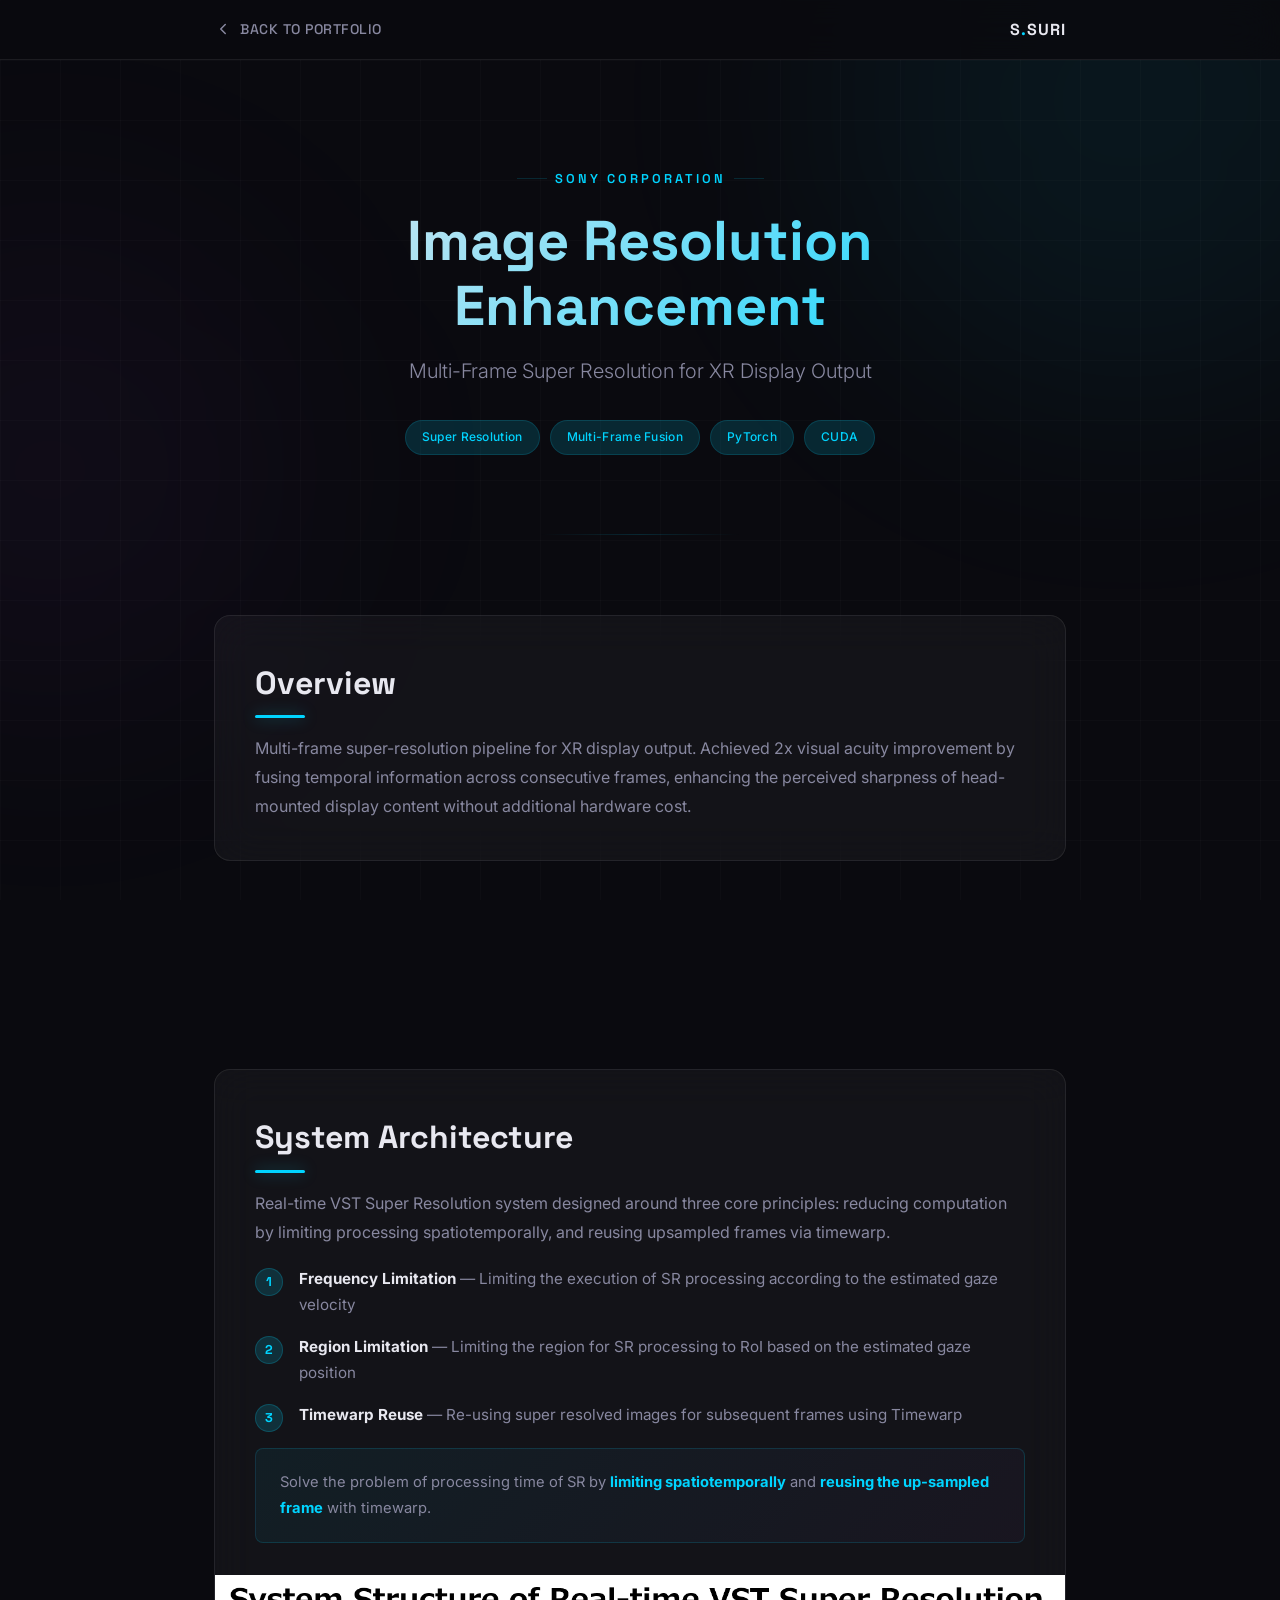
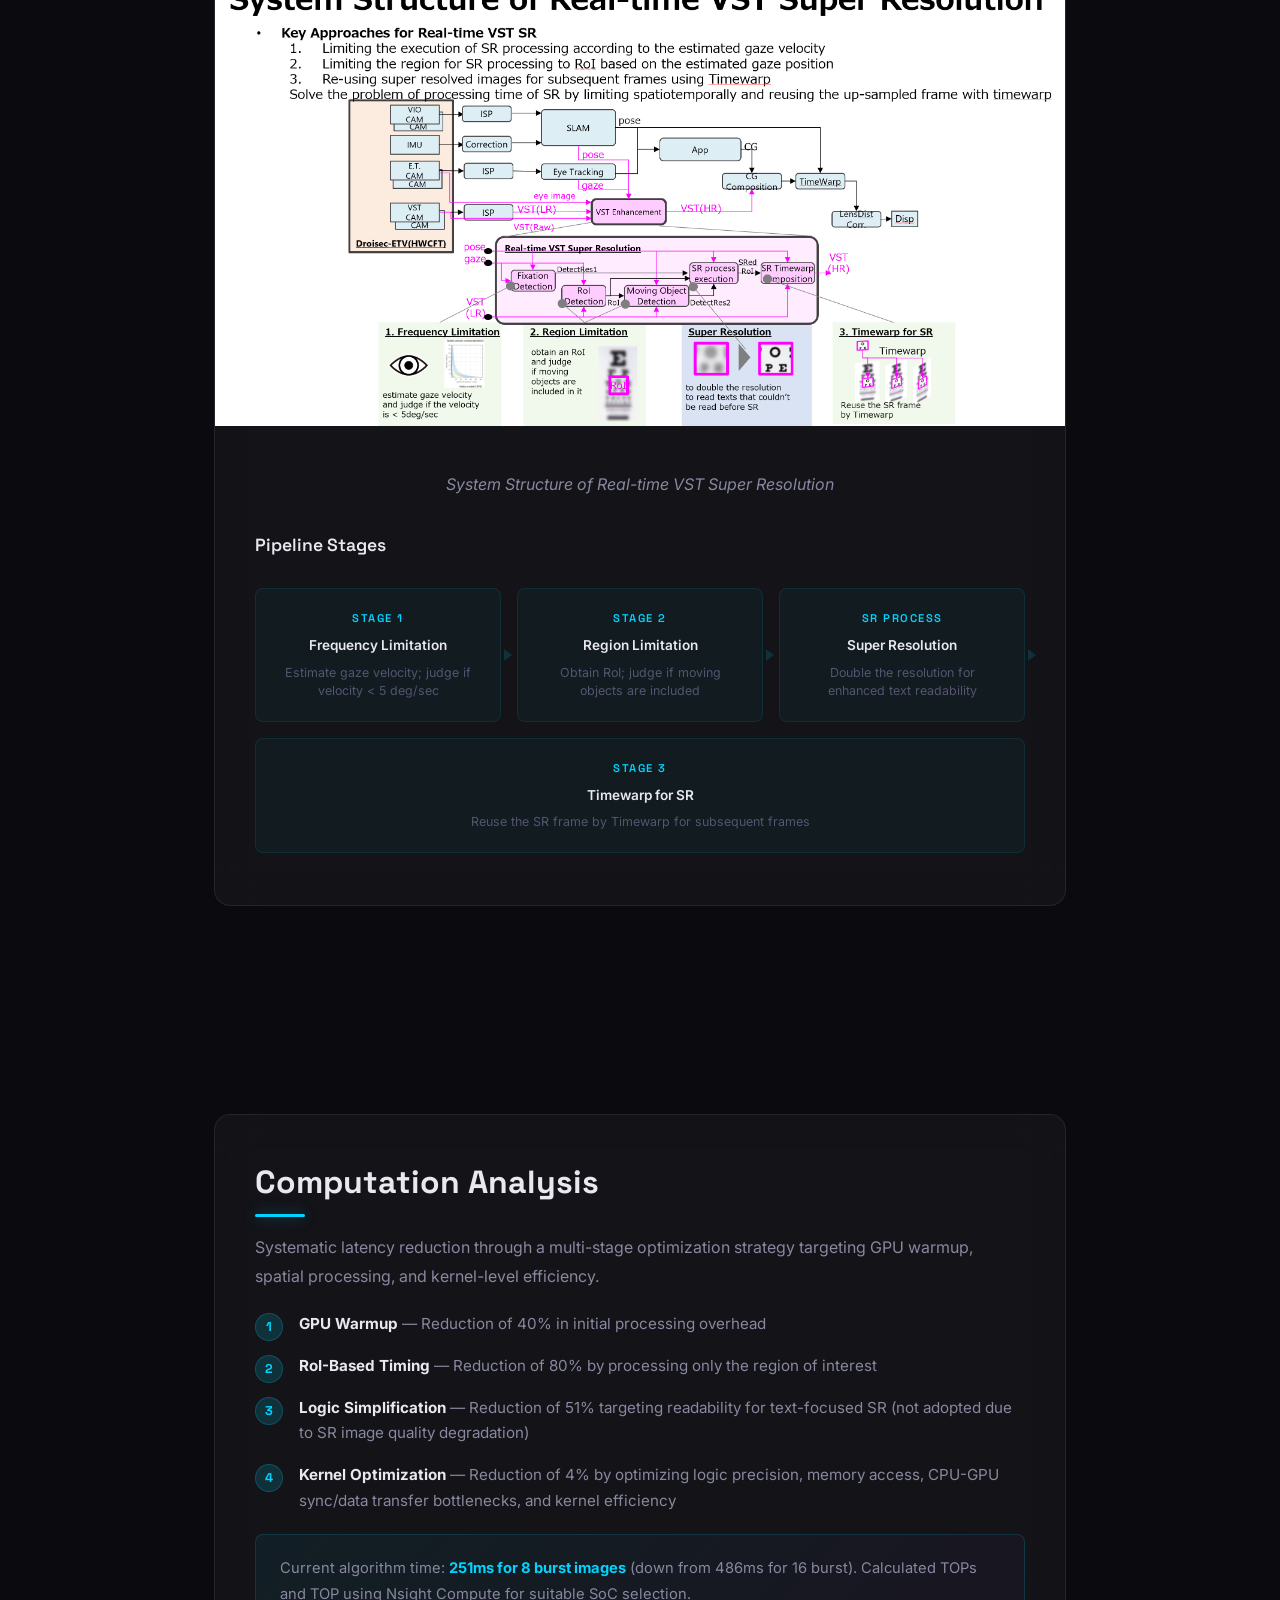
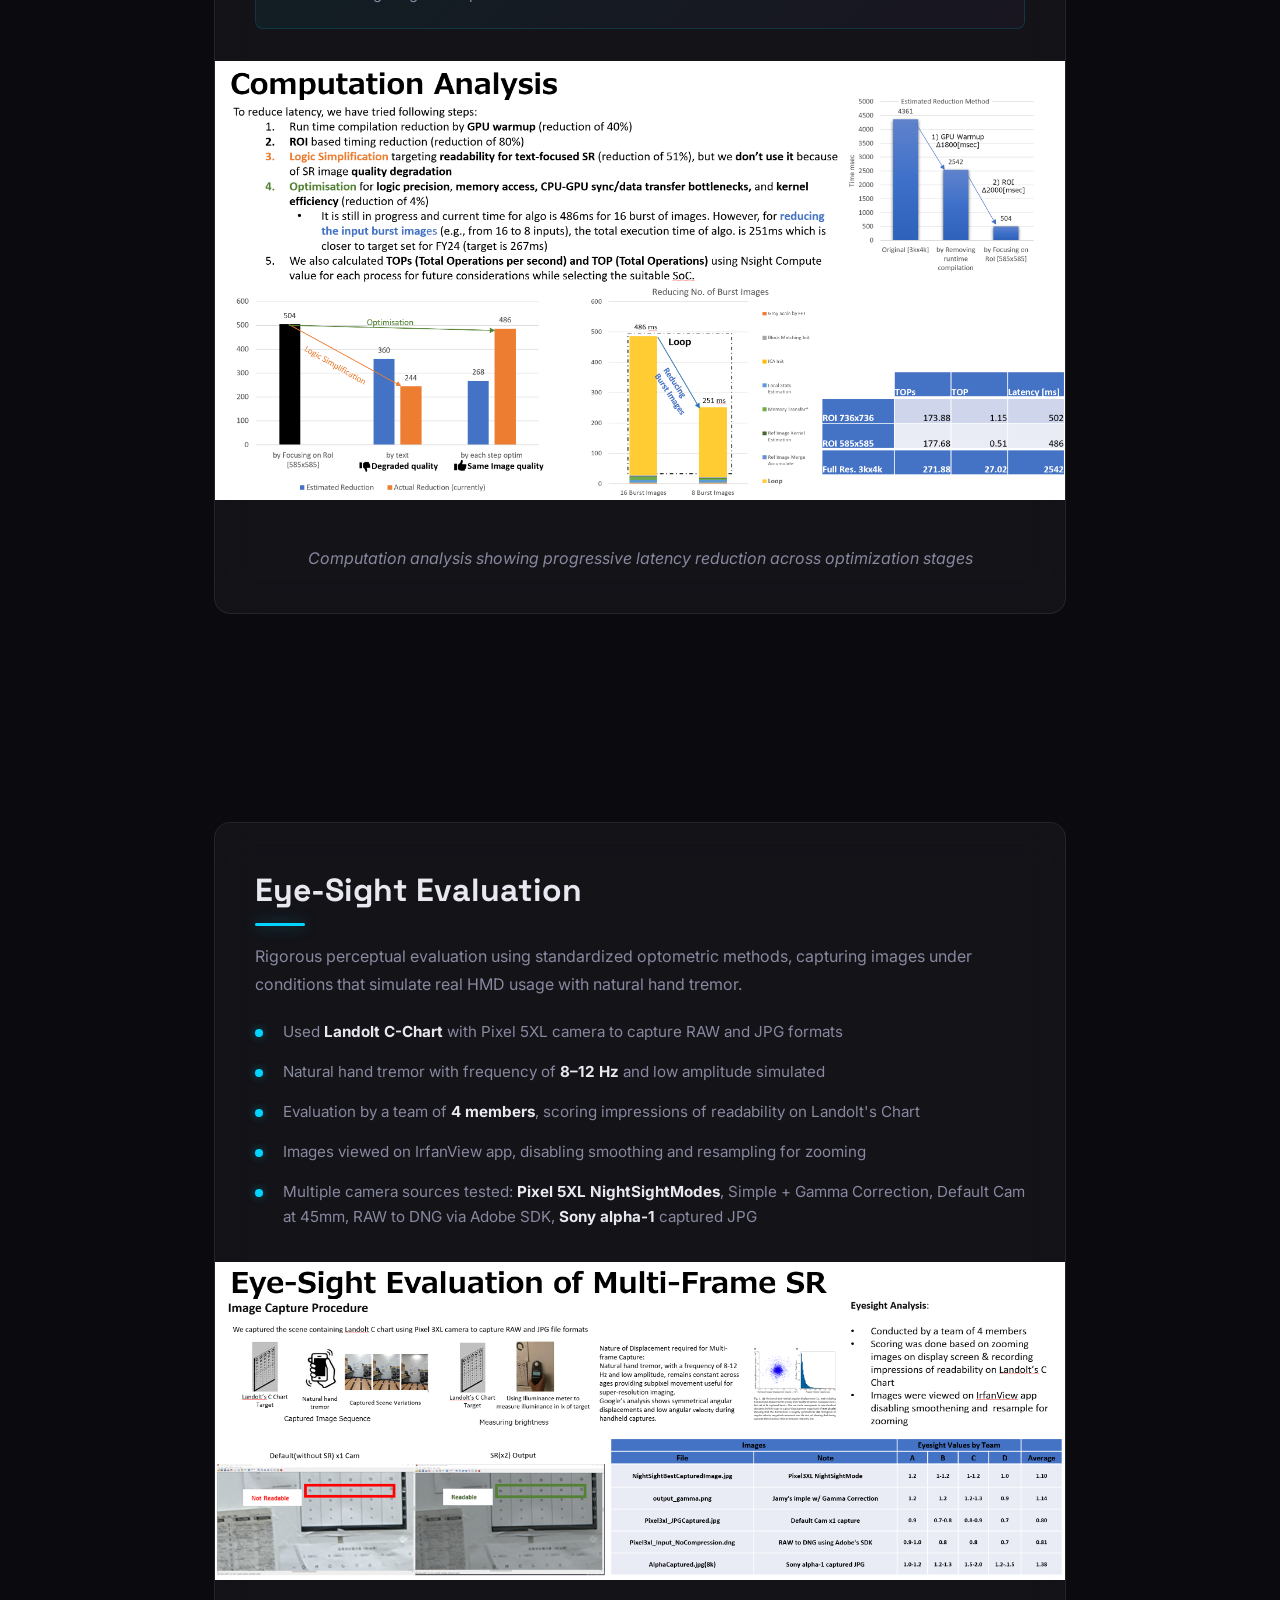
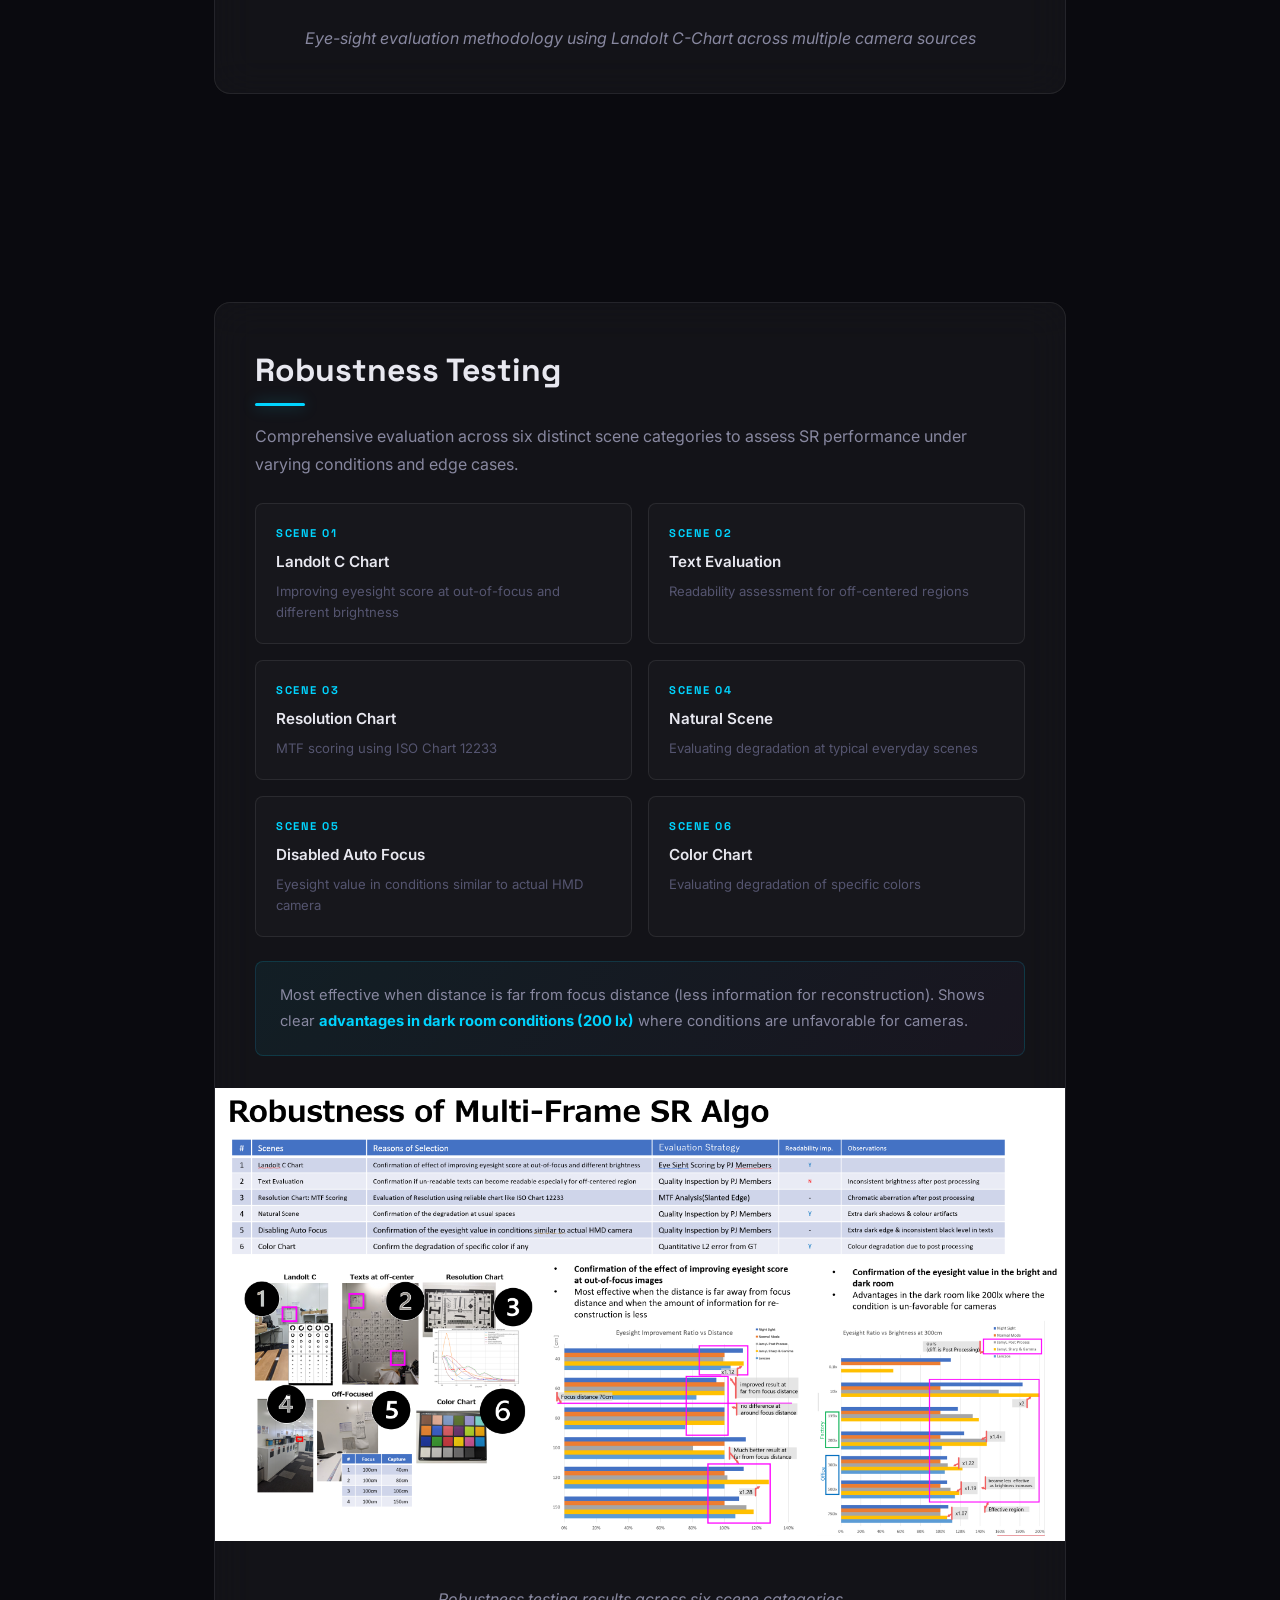
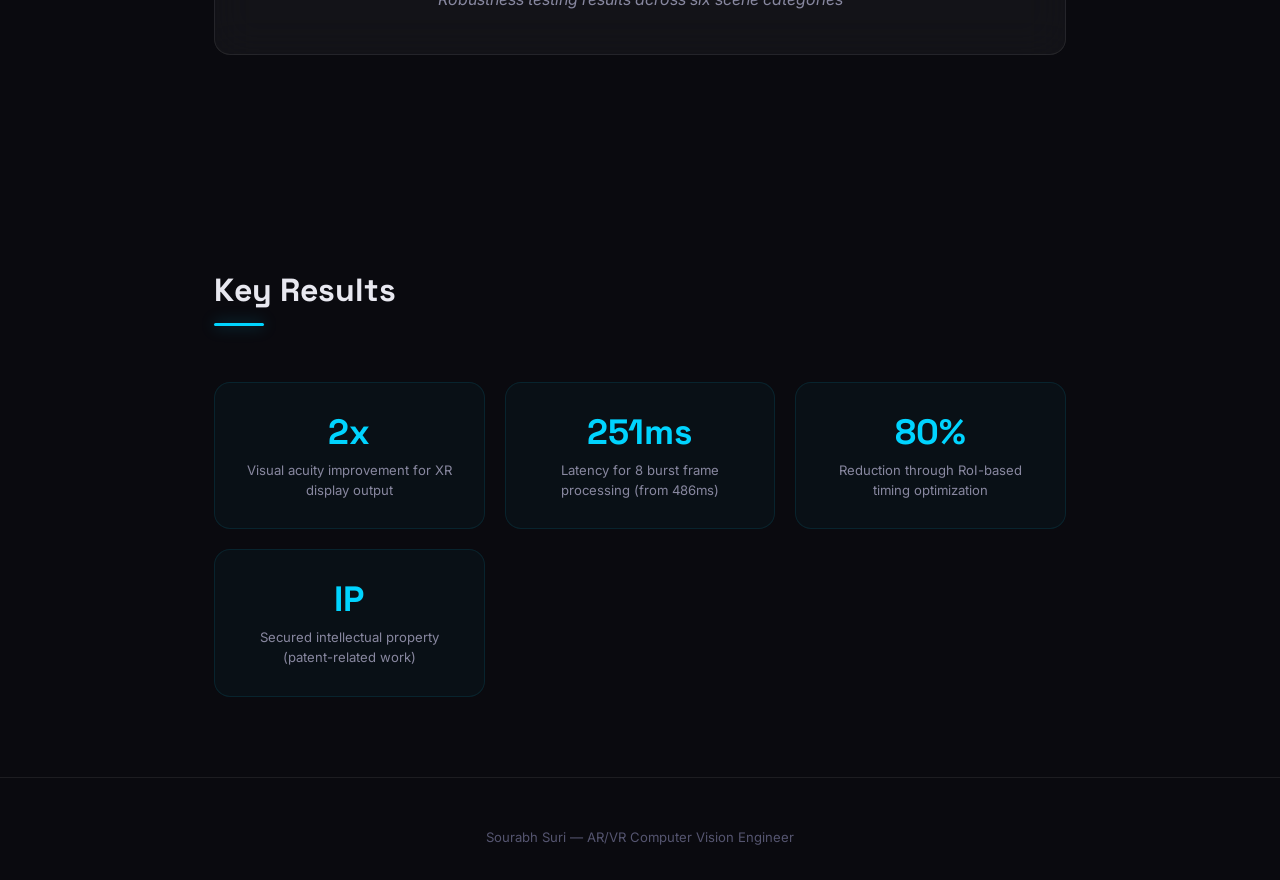
<file: projects/image-resolution.html>
<!DOCTYPE html>
<html lang="en">
<head>
<meta charset="UTF-8">
<meta name="viewport" content="width=device-width, initial-scale=1.0">
<title>Image Resolution Enhancement | Sourabh Suri</title>
<meta name="description" content="Multi-Frame Super Resolution for XR Display Output - Sony Corporation project by Sourabh Suri.">
<link rel="preconnect" href="https://fonts.googleapis.com">
<link rel="preconnect" href="https://fonts.gstatic.com" crossorigin>
<link href="https://fonts.googleapis.com/css2?family=Inter:wght@300;400;500;600;700&family=Space+Grotesk:wght@400;500;600;700&display=swap" rel="stylesheet">
<style>
/* ========================================
   CSS Custom Properties
   ======================================== */
:root {
  --bg-base: #0a0a0f;
  --bg-card: rgba(15, 15, 25, 0.6);
  --bg-glass: rgba(255, 255, 255, 0.04);
  --bg-glass-hover: rgba(255, 255, 255, 0.08);
  --accent: #00d4ff;
  --accent-dim: rgba(0, 212, 255, 0.15);
  --accent-glow: rgba(0, 212, 255, 0.4);
  --accent-purple: #a855f7;
  --accent-purple-dim: rgba(168, 85, 247, 0.15);
  --text-primary: #e8e8f0;
  --text-secondary: #8888a0;
  --text-dim: #555570;
  --border-glass: rgba(255, 255, 255, 0.08);
  --border-glass-hover: rgba(0, 212, 255, 0.2);
  --font-heading: 'Space Grotesk', sans-serif;
  --font-body: 'Inter', sans-serif;
  --glass-blur: 20px;
  --radius: 16px;
  --radius-sm: 8px;
  --max-width: 900px;
}

/* ========================================
   Reset & Base
   ======================================== */
*, *::before, *::after {
  margin: 0;
  padding: 0;
  box-sizing: border-box;
}

html {
  scroll-behavior: smooth;
  scrollbar-width: thin;
  scrollbar-color: var(--accent-dim) var(--bg-base);
}

body {
  font-family: var(--font-body);
  background: var(--bg-base);
  color: var(--text-primary);
  line-height: 1.7;
  overflow-x: hidden;
  -webkit-font-smoothing: antialiased;
  -moz-osx-font-smoothing: grayscale;
}

::-webkit-scrollbar { width: 6px; }
::-webkit-scrollbar-track { background: var(--bg-base); }
::-webkit-scrollbar-thumb { background: var(--accent-dim); border-radius: 3px; }

a { color: var(--accent); text-decoration: none; transition: color 0.3s; }
a:hover { color: #66e5ff; }

img { max-width: 100%; display: block; }

/* ========================================
   Background Effects
   ======================================== */
.bg-grid {
  position: fixed;
  inset: 0;
  z-index: -2;
  background-image:
    linear-gradient(rgba(255,255,255,0.02) 1px, transparent 1px),
    linear-gradient(90deg, rgba(255,255,255,0.02) 1px, transparent 1px);
  background-size: 60px 60px;
}

.bg-glow {
  position: fixed;
  z-index: -1;
  border-radius: 50%;
  filter: blur(120px);
  pointer-events: none;
}

.bg-glow--1 {
  width: 600px;
  height: 600px;
  top: -200px;
  right: -150px;
  background: rgba(0, 212, 255, 0.06);
}

.bg-glow--2 {
  width: 500px;
  height: 500px;
  bottom: 20%;
  left: -200px;
  background: rgba(168, 85, 247, 0.04);
}

/* ========================================
   Container
   ======================================== */
.container {
  max-width: var(--max-width);
  margin: 0 auto;
  padding: 0 24px;
}

/* ========================================
   Back Navigation
   ======================================== */
.back-nav {
  position: fixed;
  top: 0;
  left: 0;
  right: 0;
  height: 60px;
  z-index: 1000;
  background: rgba(10, 10, 15, 0.85);
  backdrop-filter: blur(20px);
  -webkit-backdrop-filter: blur(20px);
  border-bottom: 1px solid var(--border-glass);
  display: flex;
  align-items: center;
}

.back-nav .container {
  display: flex;
  align-items: center;
  justify-content: space-between;
  width: 100%;
}

.back-link {
  display: inline-flex;
  align-items: center;
  gap: 8px;
  font-family: var(--font-heading);
  font-size: 0.875rem;
  font-weight: 500;
  color: var(--text-secondary);
  letter-spacing: 0.5px;
  text-transform: uppercase;
  transition: color 0.3s;
}

.back-link:hover {
  color: var(--accent);
}

.back-link svg {
  width: 18px;
  height: 18px;
  transition: transform 0.3s;
}

.back-link:hover svg {
  transform: translateX(-4px);
}

.nav-brand {
  font-family: var(--font-heading);
  font-weight: 700;
  font-size: 1rem;
  color: var(--text-primary);
  letter-spacing: 1px;
}

.nav-brand span {
  color: var(--accent);
}

/* ========================================
   Hero Banner
   ======================================== */
.hero {
  padding: 160px 0 80px;
  text-align: center;
  position: relative;
}

.hero::after {
  content: '';
  position: absolute;
  bottom: 0;
  left: 50%;
  transform: translateX(-50%);
  width: 200px;
  height: 1px;
  background: linear-gradient(90deg, transparent, var(--accent-dim), transparent);
}

.hero-company {
  display: inline-flex;
  align-items: center;
  gap: 8px;
  font-family: var(--font-heading);
  font-size: 0.8rem;
  font-weight: 600;
  color: var(--accent);
  text-transform: uppercase;
  letter-spacing: 3px;
  margin-bottom: 20px;
}

.hero-company::before,
.hero-company::after {
  content: '';
  width: 30px;
  height: 1px;
  background: var(--accent-dim);
}

.hero h1 {
  font-family: var(--font-heading);
  font-size: clamp(2.2rem, 6vw, 3.5rem);
  font-weight: 700;
  line-height: 1.15;
  margin-bottom: 16px;
  background: linear-gradient(135deg, var(--text-primary), var(--accent));
  -webkit-background-clip: text;
  -webkit-text-fill-color: transparent;
  background-clip: text;
}

.hero-subtitle {
  font-size: clamp(1rem, 2.5vw, 1.25rem);
  color: var(--text-secondary);
  font-weight: 300;
  margin-bottom: 32px;
  max-width: 600px;
  margin-left: auto;
  margin-right: auto;
}

.hero-tags {
  display: flex;
  flex-wrap: wrap;
  justify-content: center;
  gap: 10px;
}

.tag {
  font-size: 0.75rem;
  font-weight: 500;
  padding: 6px 16px;
  border-radius: 100px;
  background: var(--accent-dim);
  color: var(--accent);
  border: 1px solid rgba(0, 212, 255, 0.15);
  letter-spacing: 0.3px;
}

/* ========================================
   Sections
   ======================================== */
.section {
  padding: 80px 0;
}

.section-title {
  font-family: var(--font-heading);
  font-size: clamp(1.5rem, 4vw, 2rem);
  font-weight: 700;
  margin-bottom: 24px;
  position: relative;
  display: inline-block;
}

.section-title::after {
  content: '';
  position: absolute;
  bottom: -8px;
  left: 0;
  width: 50px;
  height: 3px;
  background: var(--accent);
  border-radius: 2px;
  box-shadow: 0 0 15px var(--accent-glow);
}

/* ========================================
   Glass Card
   ======================================== */
.glass-card {
  background: var(--bg-glass);
  backdrop-filter: blur(var(--glass-blur));
  -webkit-backdrop-filter: blur(var(--glass-blur));
  border: 1px solid var(--border-glass);
  border-radius: var(--radius);
  padding: 40px;
  margin-bottom: 48px;
  transition: all 0.4s cubic-bezier(0.16, 1, 0.3, 1);
}

.glass-card:hover {
  background: var(--bg-glass-hover);
  border-color: var(--border-glass-hover);
  box-shadow: 0 20px 60px rgba(0, 0, 0, 0.3), 0 0 40px var(--accent-dim);
}

.glass-card p {
  color: var(--text-secondary);
  font-size: 1rem;
  line-height: 1.8;
  margin-bottom: 16px;
}

.glass-card p:last-child {
  margin-bottom: 0;
}

/* ========================================
   Image Display
   ======================================== */
.image-wrapper {
  margin: 32px -40px;
  border-radius: 0;
  overflow: hidden;
  position: relative;
}

.image-wrapper img {
  width: 100%;
  display: block;
  border-radius: 0;
}

.image-wrapper::before {
  content: '';
  position: absolute;
  inset: -1px;
  border-radius: 0;
  background: linear-gradient(135deg, var(--accent-glow), transparent 40%, transparent 60%, var(--accent-purple-dim));
  z-index: 1;
  pointer-events: none;
  opacity: 0;
  transition: opacity 0.5s;
}

.glass-card:hover .image-wrapper::before {
  opacity: 1;
}

.image-caption {
  font-size: 0.8rem;
  color: var(--text-dim);
  text-align: center;
  padding: 12px 40px 0;
  font-style: italic;
}

/* ========================================
   Lists
   ======================================== */
.approach-list {
  list-style: none;
  margin: 20px 0;
}

.approach-list li {
  position: relative;
  padding-left: 28px;
  margin-bottom: 14px;
  color: var(--text-secondary);
  font-size: 0.95rem;
  line-height: 1.7;
}

.approach-list li::before {
  content: '';
  position: absolute;
  left: 0;
  top: 10px;
  width: 8px;
  height: 8px;
  border-radius: 50%;
  background: var(--accent);
  box-shadow: 0 0 8px var(--accent-glow);
}

.approach-list li strong {
  color: var(--text-primary);
}

/* Numbered list variant */
.numbered-list {
  list-style: none;
  counter-reset: step;
  margin: 20px 0;
}

.numbered-list li {
  position: relative;
  padding-left: 44px;
  margin-bottom: 16px;
  color: var(--text-secondary);
  font-size: 0.95rem;
  line-height: 1.7;
  counter-increment: step;
}

.numbered-list li::before {
  content: counter(step);
  position: absolute;
  left: 0;
  top: 2px;
  width: 28px;
  height: 28px;
  border-radius: 50%;
  background: var(--accent-dim);
  color: var(--accent);
  font-family: var(--font-heading);
  font-weight: 700;
  font-size: 0.8rem;
  display: flex;
  align-items: center;
  justify-content: center;
  border: 1px solid rgba(0, 212, 255, 0.2);
}

.numbered-list li strong {
  color: var(--text-primary);
}

/* ========================================
   Pipeline Stages
   ======================================== */
.pipeline {
  display: flex;
  flex-wrap: wrap;
  gap: 16px;
  margin: 28px 0 12px;
}

.pipeline-stage {
  flex: 1 1 200px;
  background: rgba(0, 212, 255, 0.04);
  border: 1px solid rgba(0, 212, 255, 0.1);
  border-radius: var(--radius-sm);
  padding: 20px;
  text-align: center;
  position: relative;
}

.pipeline-stage::after {
  content: '';
  position: absolute;
  top: 50%;
  right: -12px;
  transform: translateY(-50%);
  width: 0;
  height: 0;
  border-left: 8px solid var(--accent-dim);
  border-top: 6px solid transparent;
  border-bottom: 6px solid transparent;
}

.pipeline-stage:last-child::after {
  display: none;
}

.pipeline-stage .stage-label {
  font-family: var(--font-heading);
  font-size: 0.7rem;
  font-weight: 600;
  color: var(--accent);
  text-transform: uppercase;
  letter-spacing: 1.5px;
  margin-bottom: 6px;
}

.pipeline-stage .stage-title {
  font-size: 0.85rem;
  font-weight: 600;
  color: var(--text-primary);
  margin-bottom: 6px;
}

.pipeline-stage .stage-desc {
  font-size: 0.78rem;
  color: var(--text-dim);
  line-height: 1.5;
}

/* ========================================
   Key Results
   ======================================== */
.results-grid {
  display: grid;
  grid-template-columns: repeat(auto-fit, minmax(200px, 1fr));
  gap: 20px;
  margin-top: 24px;
}

.result-card {
  background: rgba(0, 212, 255, 0.03);
  border: 1px solid rgba(0, 212, 255, 0.1);
  border-radius: var(--radius);
  padding: 28px 24px;
  text-align: center;
  transition: all 0.4s;
}

.result-card:hover {
  border-color: rgba(0, 212, 255, 0.3);
  box-shadow: 0 0 30px var(--accent-dim);
  transform: translateY(-4px);
}

.result-value {
  font-family: var(--font-heading);
  font-size: clamp(1.6rem, 4vw, 2.2rem);
  font-weight: 700;
  color: var(--accent);
  line-height: 1.2;
  margin-bottom: 8px;
}

.result-label {
  font-size: 0.82rem;
  color: var(--text-secondary);
  line-height: 1.5;
}

/* ========================================
   Robustness Grid
   ======================================== */
.scene-grid {
  display: grid;
  grid-template-columns: repeat(auto-fit, minmax(250px, 1fr));
  gap: 16px;
  margin: 24px 0;
}

.scene-item {
  background: rgba(255, 255, 255, 0.02);
  border: 1px solid var(--border-glass);
  border-radius: var(--radius-sm);
  padding: 20px;
  transition: border-color 0.3s;
}

.scene-item:hover {
  border-color: var(--border-glass-hover);
}

.scene-number {
  font-family: var(--font-heading);
  font-size: 0.7rem;
  font-weight: 700;
  color: var(--accent);
  text-transform: uppercase;
  letter-spacing: 1.5px;
  margin-bottom: 6px;
}

.scene-name {
  font-size: 0.95rem;
  font-weight: 600;
  color: var(--text-primary);
  margin-bottom: 6px;
}

.scene-desc {
  font-size: 0.82rem;
  color: var(--text-dim);
  line-height: 1.6;
}

/* ========================================
   Highlight Box
   ======================================== */
.highlight-box {
  background: linear-gradient(135deg, rgba(0, 212, 255, 0.06), rgba(168, 85, 247, 0.04));
  border: 1px solid rgba(0, 212, 255, 0.15);
  border-radius: var(--radius-sm);
  padding: 20px 24px;
  margin: 20px 0;
}

.highlight-box p {
  color: var(--text-secondary);
  font-size: 0.92rem;
  margin-bottom: 0;
}

.highlight-box strong {
  color: var(--accent);
}

/* ========================================
   Scroll Reveal Animations
   ======================================== */
.reveal {
  opacity: 0;
  transform: translateY(60px);
  transition: opacity 1s cubic-bezier(0.16, 1, 0.3, 1),
              transform 1s cubic-bezier(0.16, 1, 0.3, 1);
}

.reveal.visible {
  opacity: 1;
  transform: translateY(0);
}

.reveal-scale {
  opacity: 0;
  transform: scale(0.9) translateY(30px);
  transition: opacity 0.9s cubic-bezier(0.16, 1, 0.3, 1),
              transform 0.9s cubic-bezier(0.16, 1, 0.3, 1);
}

.reveal-scale.visible {
  opacity: 1;
  transform: scale(1) translateY(0);
}

.reveal-blur {
  opacity: 0;
  filter: blur(12px);
  transform: translateY(30px);
  transition: opacity 1.2s cubic-bezier(0.16, 1, 0.3, 1),
              filter 1.2s cubic-bezier(0.16, 1, 0.3, 1),
              transform 1.2s cubic-bezier(0.16, 1, 0.3, 1);
}

.reveal-blur.visible {
  opacity: 1;
  filter: blur(0);
  transform: translateY(0);
}

.stagger-1 { transition-delay: 0.1s; }
.stagger-2 { transition-delay: 0.2s; }
.stagger-3 { transition-delay: 0.3s; }
.stagger-4 { transition-delay: 0.4s; }

/* ========================================
   Back to Top Button
   ======================================== */
.back-to-top {
  position: fixed;
  bottom: 32px;
  right: 32px;
  width: 48px;
  height: 48px;
  border-radius: 50%;
  background: var(--bg-glass);
  backdrop-filter: blur(var(--glass-blur));
  -webkit-backdrop-filter: blur(var(--glass-blur));
  border: 1px solid var(--border-glass);
  color: var(--accent);
  display: flex;
  align-items: center;
  justify-content: center;
  cursor: pointer;
  opacity: 0;
  visibility: hidden;
  transform: translateY(20px);
  transition: all 0.4s cubic-bezier(0.16, 1, 0.3, 1);
  z-index: 999;
}

.back-to-top.visible {
  opacity: 1;
  visibility: visible;
  transform: translateY(0);
}

.back-to-top:hover {
  background: var(--accent-dim);
  border-color: var(--accent);
  box-shadow: 0 0 20px var(--accent-glow);
  transform: translateY(-2px);
}

.back-to-top svg {
  width: 20px;
  height: 20px;
}

/* ========================================
   Footer
   ======================================== */
.footer {
  padding: 48px 0 32px;
  border-top: 1px solid var(--border-glass);
  text-align: center;
}

.footer p {
  color: var(--text-dim);
  font-size: 0.82rem;
}

/* ========================================
   Responsive
   ======================================== */
@media (max-width: 768px) {
  .glass-card {
    padding: 28px 20px;
  }

  .image-wrapper {
    margin: 24px -20px;
  }

  .image-caption {
    padding: 10px 20px 0;
  }

  .pipeline {
    flex-direction: column;
  }

  .pipeline-stage::after {
    display: none;
  }

  .results-grid {
    grid-template-columns: repeat(2, 1fr);
  }

  .scene-grid {
    grid-template-columns: 1fr;
  }

  .hero {
    padding: 130px 0 60px;
  }

  .hero h1 {
    font-size: clamp(1.8rem, 6vw, 2.8rem);
  }

  .back-to-top {
    bottom: 20px;
    right: 20px;
    width: 42px;
    height: 42px;
  }
}

@media (max-width: 480px) {
  .results-grid {
    grid-template-columns: 1fr;
  }

  .hero-tags {
    gap: 6px;
  }

  .tag {
    font-size: 0.7rem;
    padding: 5px 12px;
  }
}
</style>
</head>
<body>

<!-- Background Effects -->
<div class="bg-grid"></div>
<div class="bg-glow bg-glow--1"></div>
<div class="bg-glow bg-glow--2"></div>

<!-- Navigation Bar -->
<nav class="back-nav">
  <div class="container">
    <a href="../index.html#projects" class="back-link">
      <svg viewBox="0 0 24 24" fill="none" stroke="currentColor" stroke-width="2" stroke-linecap="round" stroke-linejoin="round">
        <polyline points="15 18 9 12 15 6"></polyline>
      </svg>
      Back to Portfolio
    </a>
    <div class="nav-brand">S<span>.</span>SURI</div>
  </div>
</nav>

<!-- Hero Banner -->
<section class="hero">
  <div class="container">
    <div class="reveal-blur">
      <div class="hero-company">Sony Corporation</div>
    </div>
    <h1 class="reveal-blur stagger-1">Image Resolution Enhancement</h1>
    <p class="hero-subtitle reveal-blur stagger-2">Multi-Frame Super Resolution for XR Display Output</p>
    <div class="hero-tags reveal-blur stagger-3">
      <span class="tag">Super Resolution</span>
      <span class="tag">Multi-Frame Fusion</span>
      <span class="tag">PyTorch</span>
      <span class="tag">CUDA</span>
    </div>
  </div>
</section>

<!-- Overview -->
<section class="section">
  <div class="container">
    <div class="glass-card reveal">
      <h2 class="section-title">Overview</h2>
      <p>Multi-frame super-resolution pipeline for XR display output. Achieved 2x visual acuity improvement by fusing temporal information across consecutive frames, enhancing the perceived sharpness of head-mounted display content without additional hardware cost.</p>
    </div>
  </div>
</section>

<!-- System Architecture -->
<section class="section">
  <div class="container">
    <div class="glass-card reveal">
      <h2 class="section-title">System Architecture</h2>
      <p>Real-time VST Super Resolution system designed around three core principles: reducing computation by limiting processing spatiotemporally, and reusing upsampled frames via timewarp.</p>

      <ol class="numbered-list">
        <li><strong>Frequency Limitation</strong> &mdash; Limiting the execution of SR processing according to the estimated gaze velocity</li>
        <li><strong>Region Limitation</strong> &mdash; Limiting the region for SR processing to RoI based on the estimated gaze position</li>
        <li><strong>Timewarp Reuse</strong> &mdash; Re-using super resolved images for subsequent frames using Timewarp</li>
      </ol>

      <div class="highlight-box">
        <p>Solve the problem of processing time of SR by <strong>limiting spatiotemporally</strong> and <strong>reusing the up-sampled frame</strong> with timewarp.</p>
      </div>

      <div class="image-wrapper">
        <img src="../images/slide3_img9.png" alt="System Structure of Real-time VST Super Resolution" loading="lazy">
      </div>
      <p class="image-caption">System Structure of Real-time VST Super Resolution</p>

      <h3 style="font-family: var(--font-heading); font-size: 1.1rem; font-weight: 600; color: var(--text-primary); margin: 32px 0 16px;">Pipeline Stages</h3>
      <div class="pipeline">
        <div class="pipeline-stage reveal-scale stagger-1">
          <div class="stage-label">Stage 1</div>
          <div class="stage-title">Frequency Limitation</div>
          <div class="stage-desc">Estimate gaze velocity; judge if velocity &lt; 5 deg/sec</div>
        </div>
        <div class="pipeline-stage reveal-scale stagger-2">
          <div class="stage-label">Stage 2</div>
          <div class="stage-title">Region Limitation</div>
          <div class="stage-desc">Obtain RoI; judge if moving objects are included</div>
        </div>
        <div class="pipeline-stage reveal-scale stagger-3">
          <div class="stage-label">SR Process</div>
          <div class="stage-title">Super Resolution</div>
          <div class="stage-desc">Double the resolution for enhanced text readability</div>
        </div>
        <div class="pipeline-stage reveal-scale stagger-4">
          <div class="stage-label">Stage 3</div>
          <div class="stage-title">Timewarp for SR</div>
          <div class="stage-desc">Reuse the SR frame by Timewarp for subsequent frames</div>
        </div>
      </div>
    </div>
  </div>
</section>

<!-- Computation Analysis -->
<section class="section">
  <div class="container">
    <div class="glass-card reveal">
      <h2 class="section-title">Computation Analysis</h2>
      <p>Systematic latency reduction through a multi-stage optimization strategy targeting GPU warmup, spatial processing, and kernel-level efficiency.</p>

      <ol class="numbered-list">
        <li><strong>GPU Warmup</strong> &mdash; Reduction of 40% in initial processing overhead</li>
        <li><strong>RoI-Based Timing</strong> &mdash; Reduction of 80% by processing only the region of interest</li>
        <li><strong>Logic Simplification</strong> &mdash; Reduction of 51% targeting readability for text-focused SR (not adopted due to SR image quality degradation)</li>
        <li><strong>Kernel Optimization</strong> &mdash; Reduction of 4% by optimizing logic precision, memory access, CPU-GPU sync/data transfer bottlenecks, and kernel efficiency</li>
      </ol>

      <div class="highlight-box">
        <p>Current algorithm time: <strong>251ms for 8 burst images</strong> (down from 486ms for 16 burst). Calculated TOPs and TOP using Nsight Compute for suitable SoC selection.</p>
      </div>

      <div class="image-wrapper">
        <img src="../images/slide3_img10.png" alt="Computation Analysis - Latency reduction steps" loading="lazy">
      </div>
      <p class="image-caption">Computation analysis showing progressive latency reduction across optimization stages</p>
    </div>
  </div>
</section>

<!-- Eye-Sight Evaluation -->
<section class="section">
  <div class="container">
    <div class="glass-card reveal">
      <h2 class="section-title">Eye-Sight Evaluation</h2>
      <p>Rigorous perceptual evaluation using standardized optometric methods, capturing images under conditions that simulate real HMD usage with natural hand tremor.</p>

      <ul class="approach-list">
        <li>Used <strong>Landolt C-Chart</strong> with Pixel 5XL camera to capture RAW and JPG formats</li>
        <li>Natural hand tremor with frequency of <strong>8&ndash;12 Hz</strong> and low amplitude simulated</li>
        <li>Evaluation by a team of <strong>4 members</strong>, scoring impressions of readability on Landolt's Chart</li>
        <li>Images viewed on IrfanView app, disabling smoothing and resampling for zooming</li>
        <li>Multiple camera sources tested: <strong>Pixel 5XL NightSightModes</strong>, Simple + Gamma Correction, Default Cam at 45mm, RAW to DNG via Adobe SDK, <strong>Sony alpha-1</strong> captured JPG</li>
      </ul>

      <div class="image-wrapper">
        <img src="../images/slide3_img11.png" alt="Eye-Sight Evaluation methodology using Landolt C-Chart" loading="lazy">
      </div>
      <p class="image-caption">Eye-sight evaluation methodology using Landolt C-Chart across multiple camera sources</p>
    </div>
  </div>
</section>

<!-- Robustness Testing -->
<section class="section">
  <div class="container">
    <div class="glass-card reveal">
      <h2 class="section-title">Robustness Testing</h2>
      <p>Comprehensive evaluation across six distinct scene categories to assess SR performance under varying conditions and edge cases.</p>

      <div class="scene-grid">
        <div class="scene-item reveal-scale stagger-1">
          <div class="scene-number">Scene 01</div>
          <div class="scene-name">Landolt C Chart</div>
          <div class="scene-desc">Improving eyesight score at out-of-focus and different brightness</div>
        </div>
        <div class="scene-item reveal-scale stagger-2">
          <div class="scene-number">Scene 02</div>
          <div class="scene-name">Text Evaluation</div>
          <div class="scene-desc">Readability assessment for off-centered regions</div>
        </div>
        <div class="scene-item reveal-scale stagger-3">
          <div class="scene-number">Scene 03</div>
          <div class="scene-name">Resolution Chart</div>
          <div class="scene-desc">MTF scoring using ISO Chart 12233</div>
        </div>
        <div class="scene-item reveal-scale stagger-1">
          <div class="scene-number">Scene 04</div>
          <div class="scene-name">Natural Scene</div>
          <div class="scene-desc">Evaluating degradation at typical everyday scenes</div>
        </div>
        <div class="scene-item reveal-scale stagger-2">
          <div class="scene-number">Scene 05</div>
          <div class="scene-name">Disabled Auto Focus</div>
          <div class="scene-desc">Eyesight value in conditions similar to actual HMD camera</div>
        </div>
        <div class="scene-item reveal-scale stagger-3">
          <div class="scene-number">Scene 06</div>
          <div class="scene-name">Color Chart</div>
          <div class="scene-desc">Evaluating degradation of specific colors</div>
        </div>
      </div>

      <div class="highlight-box">
        <p>Most effective when distance is far from focus distance (less information for reconstruction). Shows clear <strong>advantages in dark room conditions (200 lx)</strong> where conditions are unfavorable for cameras.</p>
      </div>

      <div class="image-wrapper">
        <img src="../images/slide3_img12.png" alt="Robustness Testing across 6 scene categories" loading="lazy">
      </div>
      <p class="image-caption">Robustness testing results across six scene categories</p>
    </div>
  </div>
</section>

<!-- Key Results -->
<section class="section">
  <div class="container">
    <h2 class="section-title reveal" style="margin-bottom: 40px;">Key Results</h2>
    <div class="results-grid">
      <div class="result-card reveal-scale stagger-1">
        <div class="result-value">2x</div>
        <div class="result-label">Visual acuity improvement for XR display output</div>
      </div>
      <div class="result-card reveal-scale stagger-2">
        <div class="result-value">251ms</div>
        <div class="result-label">Latency for 8 burst frame processing (from 486ms)</div>
      </div>
      <div class="result-card reveal-scale stagger-3">
        <div class="result-value">80%</div>
        <div class="result-label">Reduction through RoI-based timing optimization</div>
      </div>
      <div class="result-card reveal-scale stagger-4">
        <div class="result-value">IP</div>
        <div class="result-label">Secured intellectual property (patent-related work)</div>
      </div>
    </div>
  </div>
</section>

<!-- Footer -->
<footer class="footer">
  <div class="container">
    <p>Sourabh Suri &mdash; AR/VR Computer Vision Engineer</p>
  </div>
</footer>

<!-- Back to Top Button -->
<button class="back-to-top" id="backToTop" aria-label="Back to top">
  <svg viewBox="0 0 24 24" fill="none" stroke="currentColor" stroke-width="2" stroke-linecap="round" stroke-linejoin="round">
    <polyline points="18 15 12 9 6 15"></polyline>
  </svg>
</button>

<script>
/* ========================================
   IntersectionObserver for Scroll Reveals
   ======================================== */
(function() {
  const revealSelectors = '.reveal, .reveal-scale, .reveal-blur';
  const revealElements = document.querySelectorAll(revealSelectors);

  const observer = new IntersectionObserver(function(entries) {
    entries.forEach(function(entry) {
      if (entry.isIntersecting) {
        entry.target.classList.add('visible');
        observer.unobserve(entry.target);
      }
    });
  }, {
    threshold: 0.1,
    rootMargin: '0px 0px -60px 0px'
  });

  revealElements.forEach(function(el) {
    observer.observe(el);
  });
})();

/* ========================================
   Back to Top Button
   ======================================== */
(function() {
  var btn = document.getElementById('backToTop');

  window.addEventListener('scroll', function() {
    if (window.scrollY > 400) {
      btn.classList.add('visible');
    } else {
      btn.classList.remove('visible');
    }
  });

  btn.addEventListener('click', function() {
    window.scrollTo({ top: 0, behavior: 'smooth' });
  });
})();
</script>
</body>
</html>
</file>
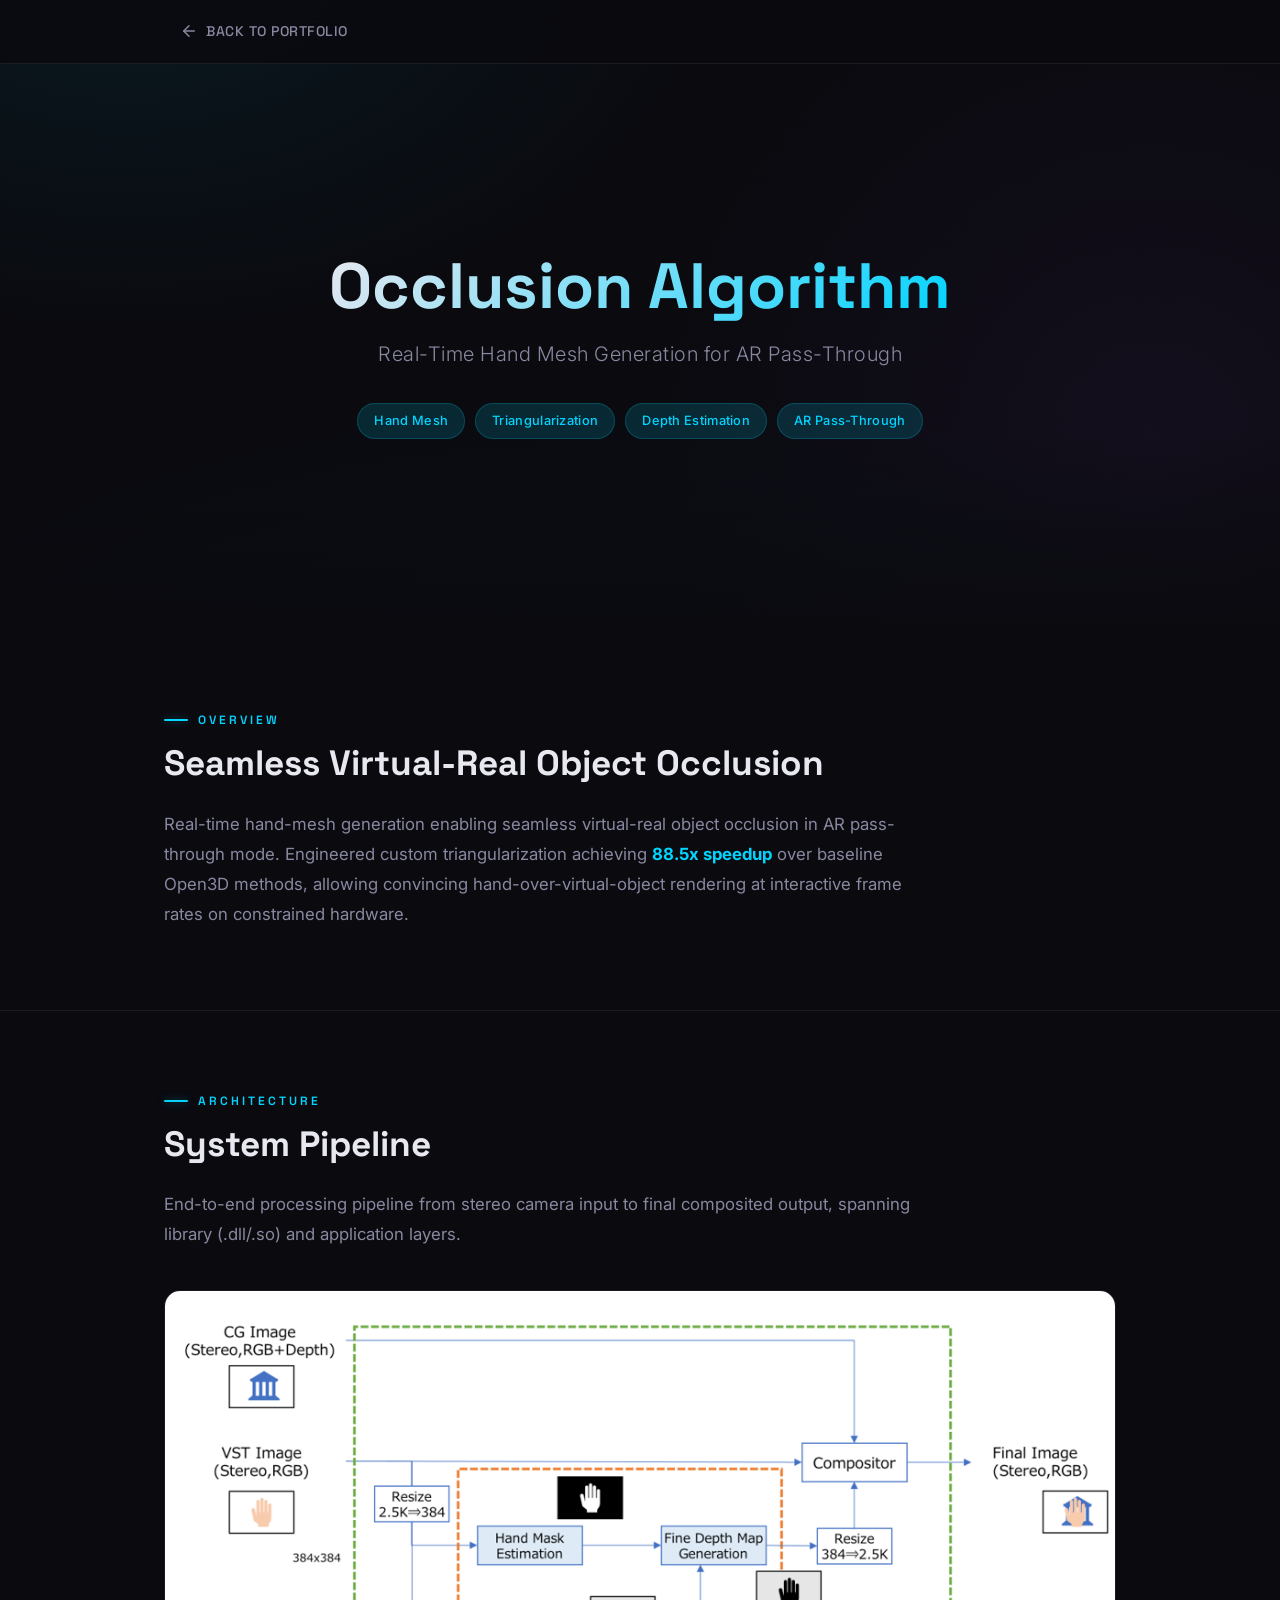
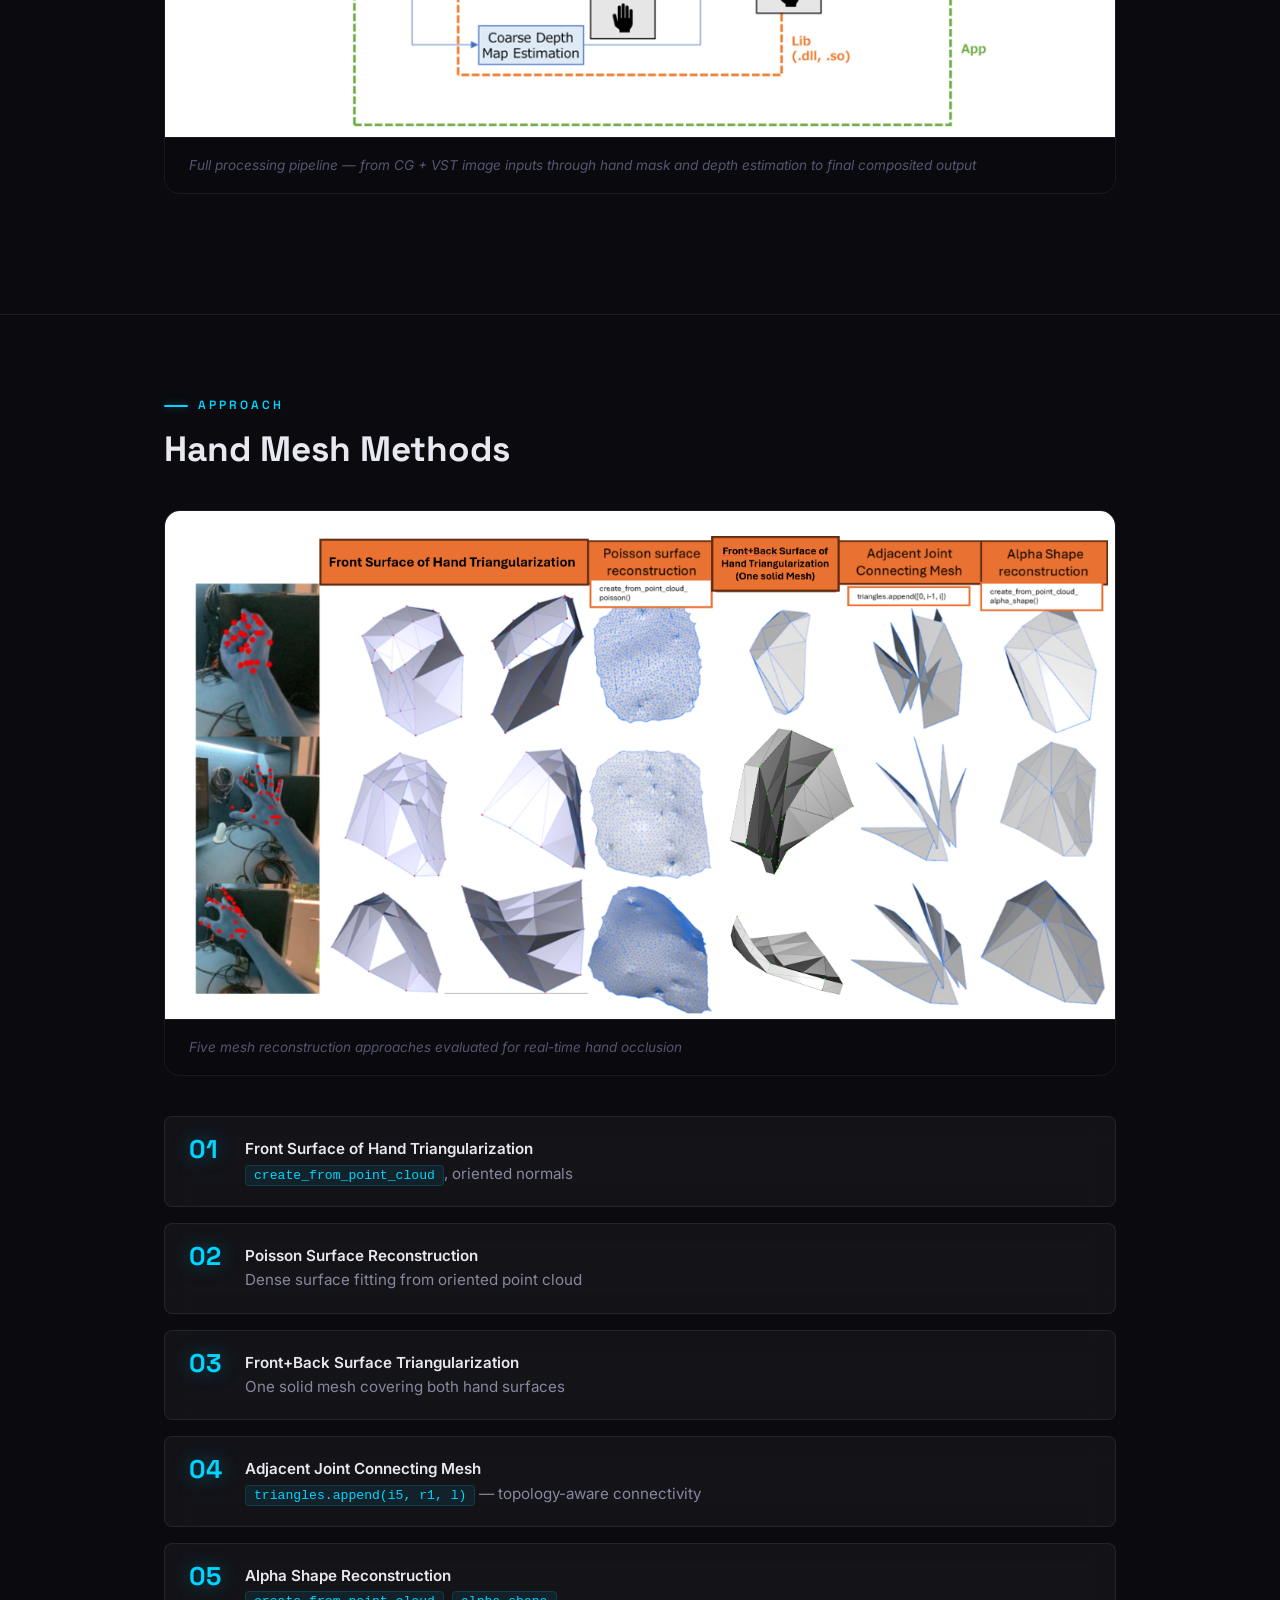
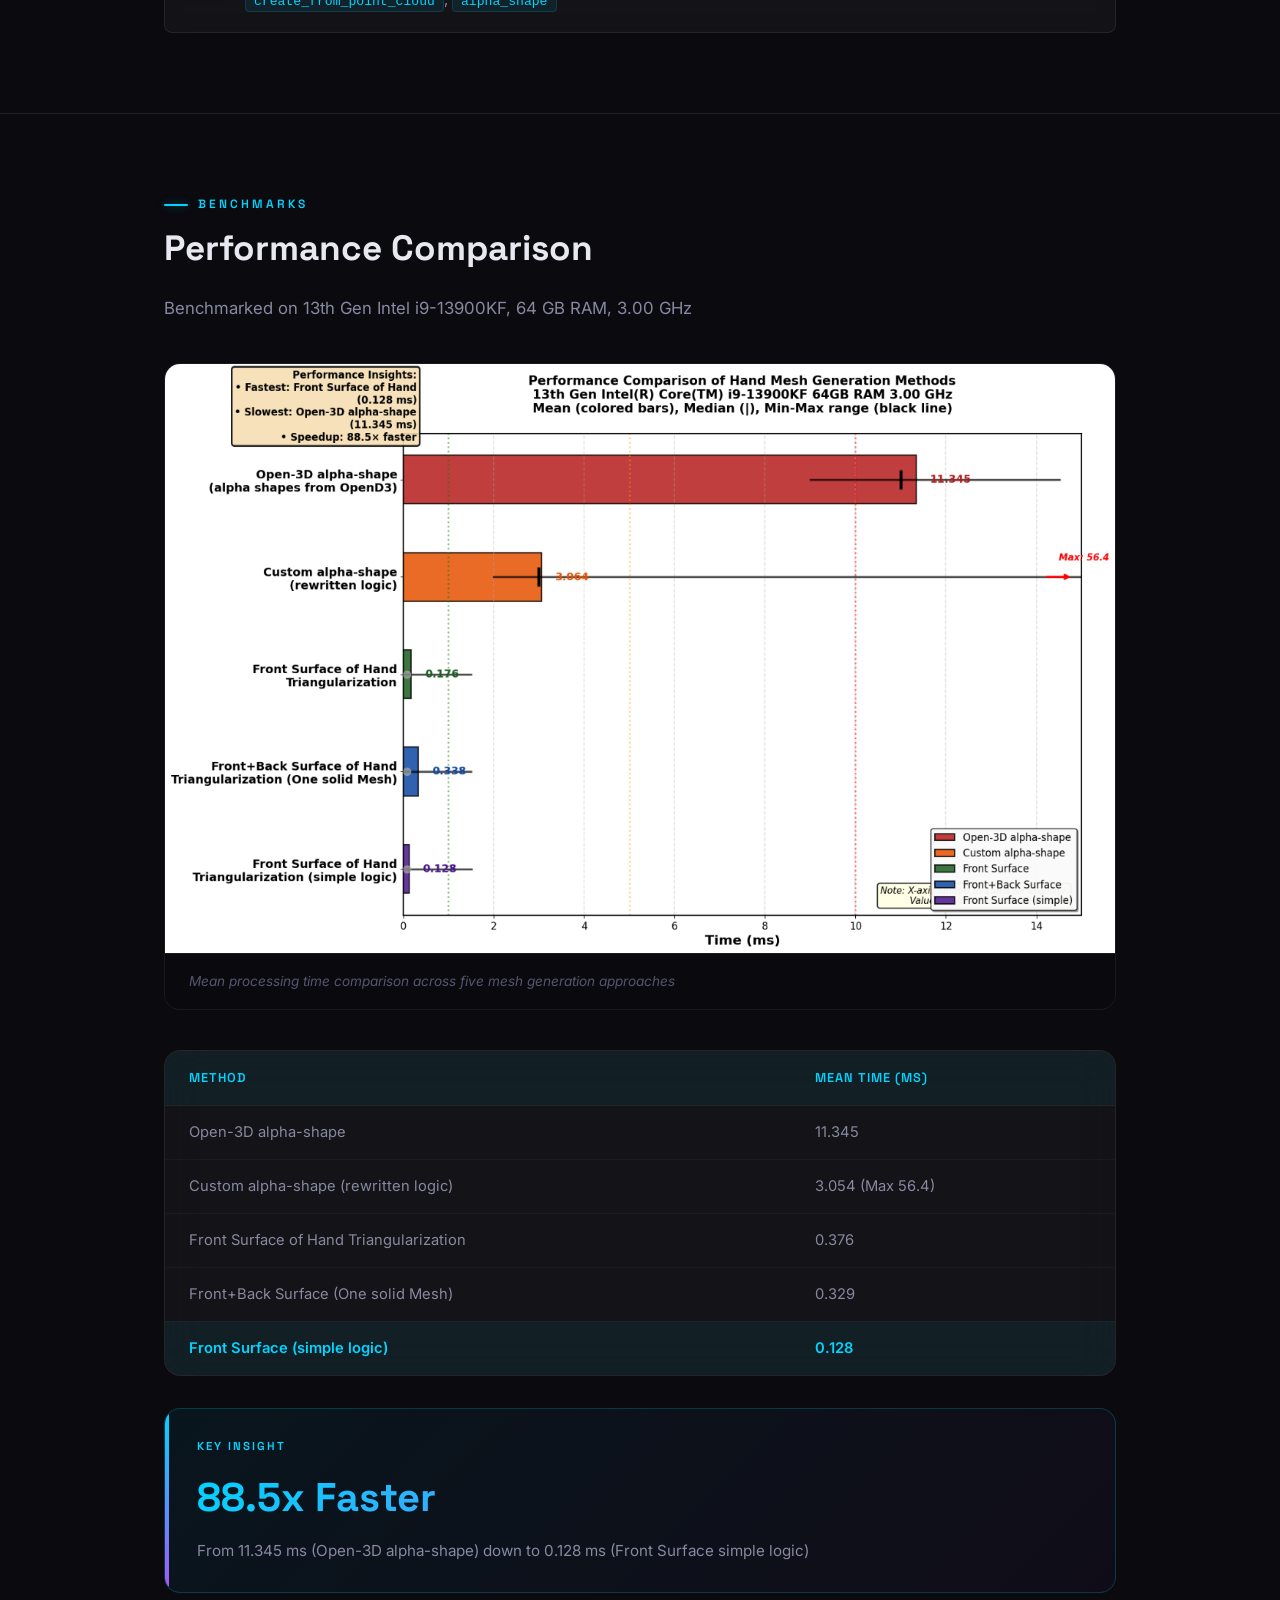
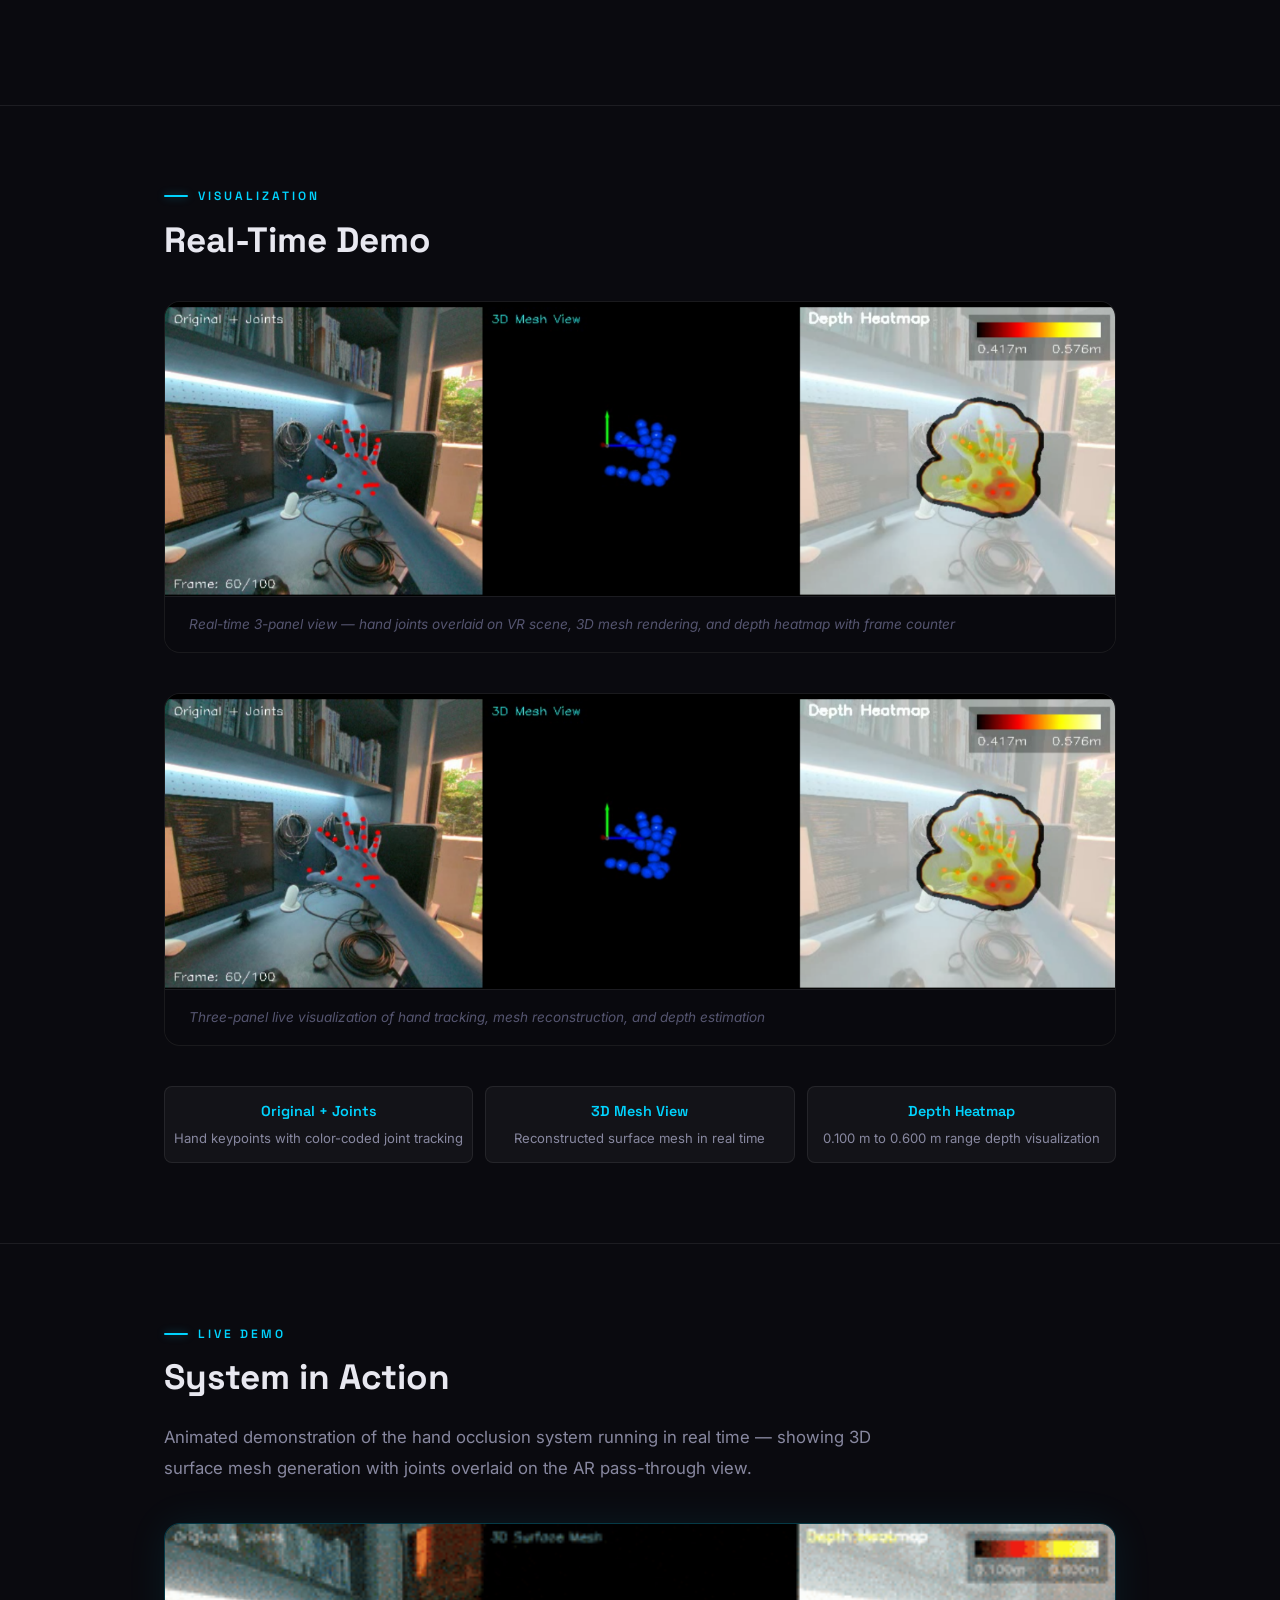
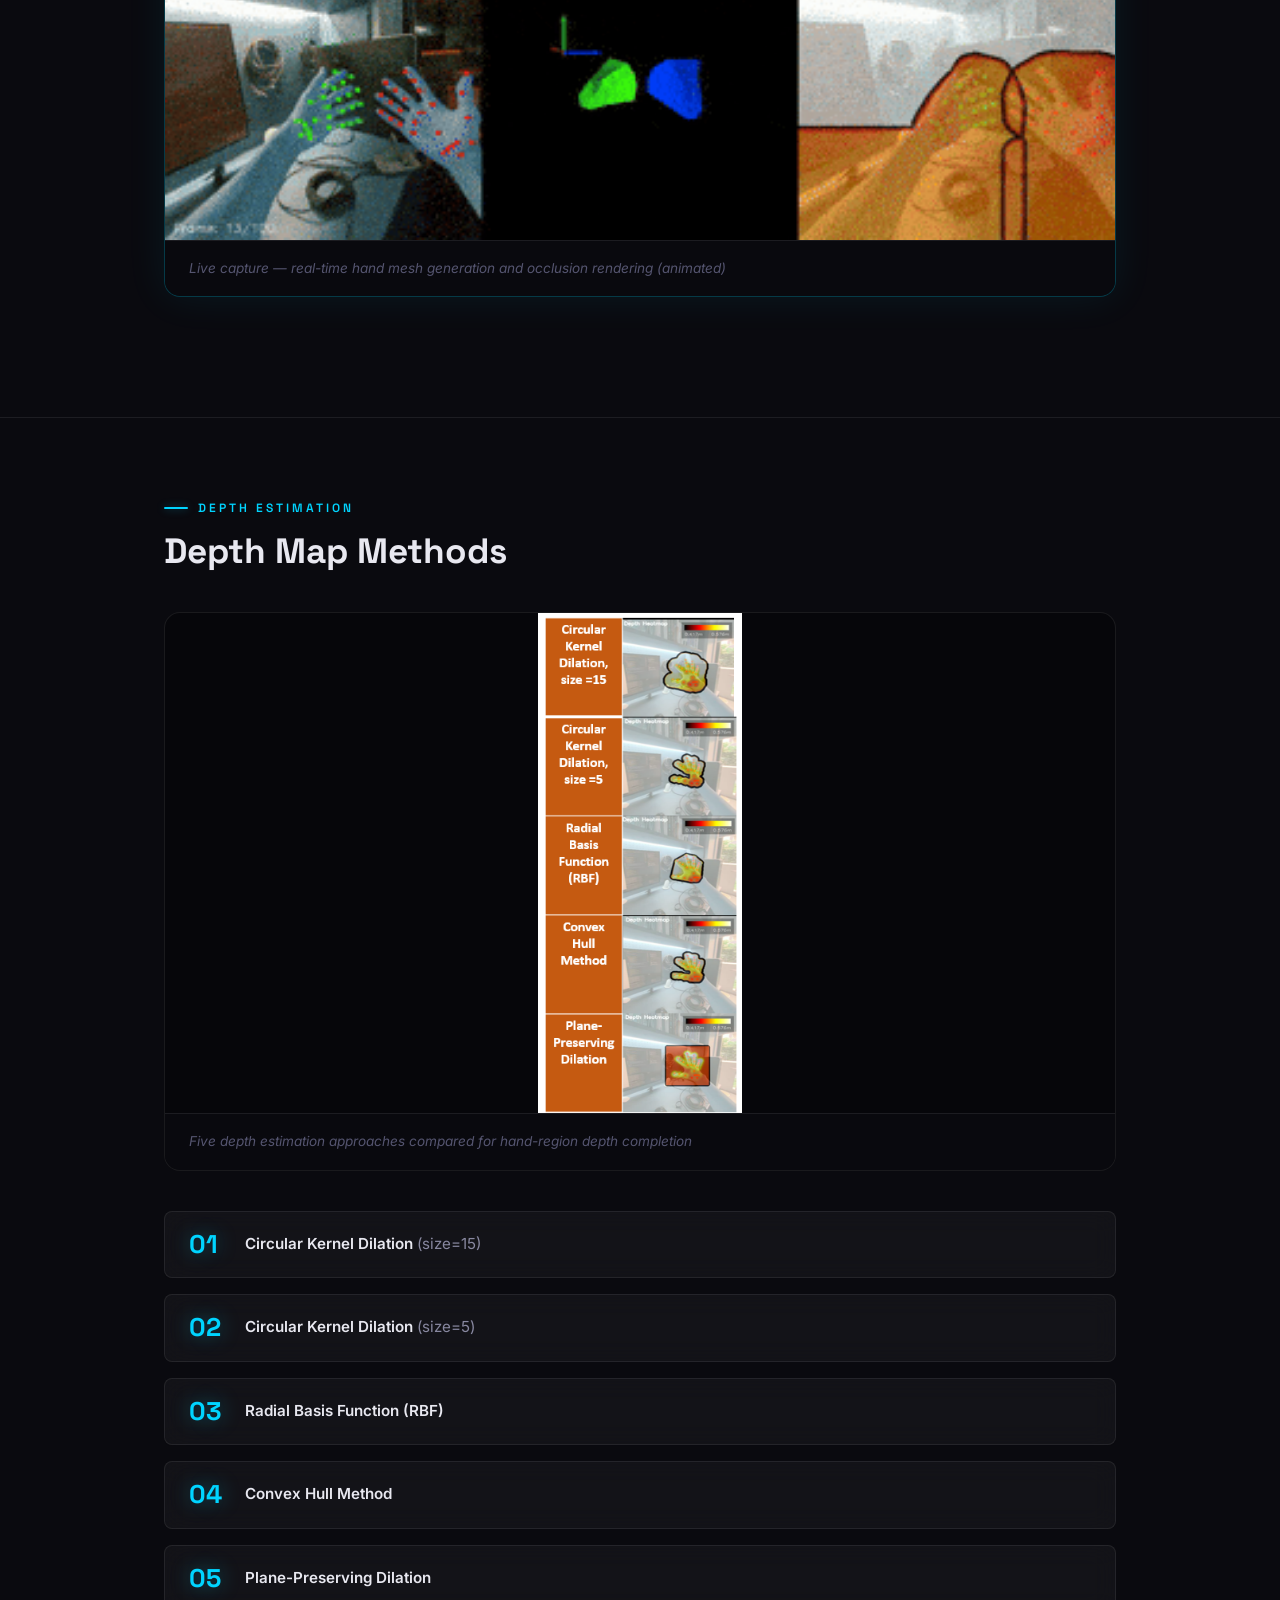
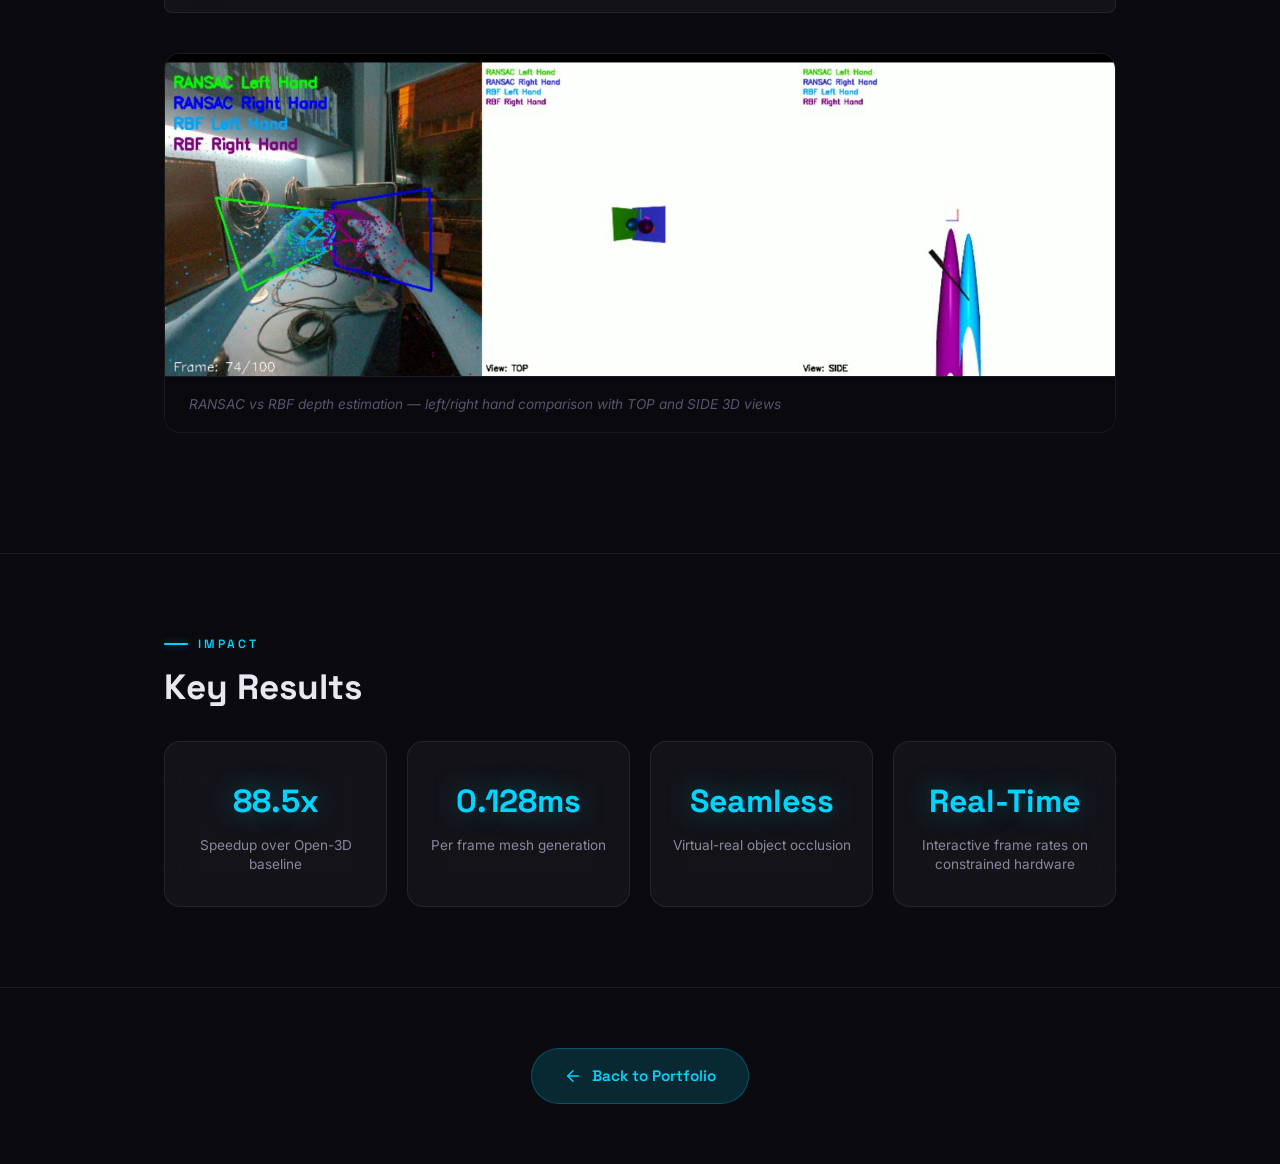
<file: projects/occlusion.html>
<!DOCTYPE html>
<html lang="en">
<head>
<meta charset="UTF-8">
<meta name="viewport" content="width=device-width, initial-scale=1.0">
<title>Occlusion Algorithm | Sourabh Suri</title>
<meta name="description" content="Real-Time Hand Mesh Generation for AR Pass-Through — Occlusion Algorithm project by Sourabh Suri at Sony Corporation.">
<link rel="preconnect" href="https://fonts.googleapis.com">
<link rel="preconnect" href="https://fonts.gstatic.com" crossorigin>
<link href="https://fonts.googleapis.com/css2?family=Inter:wght@300;400;500;600;700&family=Space+Grotesk:wght@400;500;600;700&display=swap" rel="stylesheet">
<style>
/* ========================================
   CSS Custom Properties
   ======================================== */
@property --border-angle {
  syntax: '<angle>';
  initial-value: 0deg;
  inherits: false;
}

:root {
  --bg-base: #0a0a0f;
  --bg-card: rgba(15, 15, 25, 0.6);
  --bg-glass: rgba(255, 255, 255, 0.04);
  --bg-glass-hover: rgba(255, 255, 255, 0.08);
  --accent: #00d4ff;
  --accent-dim: rgba(0, 212, 255, 0.15);
  --accent-glow: rgba(0, 212, 255, 0.4);
  --accent-purple: #a855f7;
  --accent-purple-dim: rgba(168, 85, 247, 0.15);
  --text-primary: #e8e8f0;
  --text-secondary: #8888a0;
  --text-dim: #555570;
  --border-glass: rgba(255, 255, 255, 0.08);
  --border-glass-hover: rgba(0, 212, 255, 0.2);
  --font-heading: 'Space Grotesk', sans-serif;
  --font-body: 'Inter', sans-serif;
  --glass-blur: 20px;
  --radius: 16px;
  --radius-sm: 8px;
  --max-width: 1000px;
}

/* ========================================
   Reset & Base
   ======================================== */
*, *::before, *::after {
  margin: 0;
  padding: 0;
  box-sizing: border-box;
}

html {
  scroll-behavior: smooth;
  scrollbar-width: thin;
  scrollbar-color: var(--accent-dim) var(--bg-base);
}

body {
  font-family: var(--font-body);
  background: var(--bg-base);
  color: var(--text-primary);
  line-height: 1.7;
  overflow-x: hidden;
  -webkit-font-smoothing: antialiased;
  -moz-osx-font-smoothing: grayscale;
}

::-webkit-scrollbar { width: 6px; }
::-webkit-scrollbar-track { background: var(--bg-base); }
::-webkit-scrollbar-thumb { background: var(--accent-dim); border-radius: 3px; }

a { color: var(--accent); text-decoration: none; transition: color 0.3s; }
a:hover { color: #66e5ff; }

img { max-width: 100%; display: block; }

/* ========================================
   Container
   ======================================== */
.container {
  max-width: var(--max-width);
  margin: 0 auto;
  padding: 0 24px;
}

/* ========================================
   Back Navigation
   ======================================== */
.back-nav {
  position: fixed;
  top: 0;
  left: 0;
  right: 0;
  height: 64px;
  z-index: 1000;
  background: rgba(10, 10, 15, 0.85);
  backdrop-filter: blur(20px);
  -webkit-backdrop-filter: blur(20px);
  border-bottom: 1px solid var(--border-glass);
  display: flex;
  align-items: center;
  transition: transform 0.4s cubic-bezier(0.16, 1, 0.3, 1);
}

.back-nav .container {
  display: flex;
  align-items: center;
  width: 100%;
}

.back-link {
  display: inline-flex;
  align-items: center;
  gap: 8px;
  font-family: var(--font-heading);
  font-size: 0.875rem;
  font-weight: 500;
  color: var(--text-secondary);
  text-transform: uppercase;
  letter-spacing: 0.5px;
  padding: 8px 16px;
  border-radius: var(--radius-sm);
  transition: all 0.3s;
}

.back-link:hover {
  color: var(--accent);
  background: var(--accent-dim);
}

.back-link svg {
  width: 18px;
  height: 18px;
  transition: transform 0.3s;
}

.back-link:hover svg {
  transform: translateX(-4px);
}

/* ========================================
   Hero Section
   ======================================== */
.project-hero {
  position: relative;
  min-height: 70vh;
  display: flex;
  align-items: center;
  justify-content: center;
  padding: 140px 24px 80px;
  overflow: hidden;
}

.hero-bg {
  position: absolute;
  top: 0;
  left: 0;
  width: 100%;
  height: 100%;
  z-index: 0;
  overflow: hidden;
}

.hero-bg::before {
  content: '';
  position: absolute;
  top: -50%;
  left: -50%;
  width: 200%;
  height: 200%;
  background:
    radial-gradient(ellipse 600px 400px at 30% 20%, rgba(0, 212, 255, 0.08), transparent),
    radial-gradient(ellipse 500px 500px at 70% 60%, rgba(168, 85, 247, 0.06), transparent),
    radial-gradient(ellipse 800px 300px at 50% 80%, rgba(0, 212, 255, 0.04), transparent);
  animation: heroDrift 20s ease-in-out infinite;
}

@keyframes heroDrift {
  0%, 100% { transform: translate(0, 0) rotate(0deg); }
  33% { transform: translate(30px, -20px) rotate(1deg); }
  66% { transform: translate(-20px, 15px) rotate(-1deg); }
}

.hero-bg::after {
  content: '';
  position: absolute;
  bottom: 0;
  left: 0;
  width: 100%;
  height: 200px;
  background: linear-gradient(to top, var(--bg-base), transparent);
  z-index: 1;
}

/* Floating grid lines behind hero */
.hero-grid {
  position: absolute;
  top: 0;
  left: 0;
  width: 100%;
  height: 100%;
  background-image:
    linear-gradient(rgba(0, 212, 255, 0.03) 1px, transparent 1px),
    linear-gradient(90deg, rgba(0, 212, 255, 0.03) 1px, transparent 1px);
  background-size: 60px 60px;
  mask-image: radial-gradient(ellipse at center, rgba(0,0,0,0.4) 0%, transparent 70%);
  -webkit-mask-image: radial-gradient(ellipse at center, rgba(0,0,0,0.4) 0%, transparent 70%);
}

.hero-content {
  position: relative;
  z-index: 2;
  text-align: center;
  max-width: 800px;
}

.hero-title {
  font-family: var(--font-heading);
  font-size: clamp(2.5rem, 7vw, 4rem);
  font-weight: 700;
  line-height: 1.1;
  margin-bottom: 16px;
  background: linear-gradient(135deg, var(--text-primary) 0%, var(--accent) 100%);
  -webkit-background-clip: text;
  -webkit-text-fill-color: transparent;
  background-clip: text;
}

.hero-subtitle {
  font-family: var(--font-body);
  font-size: clamp(1rem, 2.5vw, 1.25rem);
  font-weight: 300;
  color: var(--text-secondary);
  margin-bottom: 32px;
  letter-spacing: 0.5px;
}

.hero-tags {
  display: flex;
  flex-wrap: wrap;
  justify-content: center;
  gap: 10px;
}

.hero-tag {
  font-family: var(--font-body);
  font-size: 0.8rem;
  font-weight: 500;
  padding: 6px 16px;
  border-radius: 100px;
  background: var(--accent-dim);
  color: var(--accent);
  border: 1px solid rgba(0, 212, 255, 0.2);
  letter-spacing: 0.3px;
}

/* ========================================
   Scroll Reveal Animations
   ======================================== */
.reveal {
  opacity: 0;
  transform: translateY(60px);
  transition: opacity 1s cubic-bezier(0.16, 1, 0.3, 1),
              transform 1s cubic-bezier(0.16, 1, 0.3, 1);
}
.reveal.visible {
  opacity: 1;
  transform: translateY(0);
}

.reveal-scale {
  opacity: 0;
  transform: scale(0.92) translateY(30px);
  transition: opacity 0.9s cubic-bezier(0.16, 1, 0.3, 1),
              transform 0.9s cubic-bezier(0.16, 1, 0.3, 1);
}
.reveal-scale.visible {
  opacity: 1;
  transform: scale(1) translateY(0);
}

.stagger-1 { transition-delay: 0.1s; }
.stagger-2 { transition-delay: 0.2s; }
.stagger-3 { transition-delay: 0.35s; }
.stagger-4 { transition-delay: 0.5s; }
.stagger-5 { transition-delay: 0.65s; }

/* ========================================
   Section Styling
   ======================================== */
.project-section {
  padding: 80px 0;
  position: relative;
}

.project-section + .project-section {
  border-top: 1px solid var(--border-glass);
}

.section-label {
  font-family: var(--font-heading);
  font-size: 0.75rem;
  font-weight: 600;
  text-transform: uppercase;
  letter-spacing: 3px;
  color: var(--accent);
  margin-bottom: 12px;
  display: flex;
  align-items: center;
  gap: 10px;
}

.section-label::before {
  content: '';
  width: 24px;
  height: 2px;
  background: var(--accent);
  border-radius: 1px;
  box-shadow: 0 0 8px var(--accent-glow);
}

.section-heading {
  font-family: var(--font-heading);
  font-size: clamp(1.5rem, 4vw, 2.2rem);
  font-weight: 700;
  color: var(--text-primary);
  margin-bottom: 24px;
  line-height: 1.2;
}

.section-text {
  font-size: 1.05rem;
  color: var(--text-secondary);
  line-height: 1.8;
  max-width: 750px;
}

/* ========================================
   Glass Card
   ======================================== */
.glass-card {
  background: var(--bg-glass);
  backdrop-filter: blur(var(--glass-blur));
  -webkit-backdrop-filter: blur(var(--glass-blur));
  border: 1px solid var(--border-glass);
  border-radius: var(--radius);
  padding: 32px;
  transition: all 0.4s cubic-bezier(0.16, 1, 0.3, 1);
}

.glass-card:hover {
  background: var(--bg-glass-hover);
  border-color: var(--border-glass-hover);
  box-shadow: 0 20px 60px rgba(0, 0, 0, 0.3), 0 0 40px var(--accent-dim);
}

/* ========================================
   Full-Width Image with Glow
   ======================================== */
.image-showcase {
  position: relative;
  margin: 40px 0;
  border-radius: var(--radius);
  overflow: hidden;
  border: 1px solid var(--border-glass);
  background: rgba(0, 0, 0, 0.3);
}

.image-showcase::before {
  content: '';
  position: absolute;
  inset: -2px;
  border-radius: calc(var(--radius) + 2px);
  background: linear-gradient(135deg, rgba(0, 212, 255, 0.15), transparent 40%, transparent 60%, rgba(168, 85, 247, 0.1));
  z-index: -1;
  opacity: 0;
  transition: opacity 0.5s;
}

.image-showcase:hover::before {
  opacity: 1;
}

.image-showcase img {
  width: 100%;
  display: block;
  transition: transform 0.6s cubic-bezier(0.16, 1, 0.3, 1);
}

.image-showcase:hover img {
  transform: scale(1.02);
}

.image-caption {
  padding: 16px 24px;
  font-size: 0.85rem;
  color: var(--text-dim);
  background: rgba(10, 10, 15, 0.8);
  border-top: 1px solid var(--border-glass);
  font-style: italic;
}

/* ========================================
   Numbered Methods List
   ======================================== */
.methods-grid {
  display: grid;
  gap: 16px;
  margin-top: 24px;
}

.method-item {
  display: flex;
  gap: 20px;
  align-items: flex-start;
  padding: 20px 24px;
  background: var(--bg-glass);
  border: 1px solid var(--border-glass);
  border-radius: var(--radius-sm);
  backdrop-filter: blur(12px);
  -webkit-backdrop-filter: blur(12px);
  transition: all 0.3s cubic-bezier(0.16, 1, 0.3, 1);
}

.method-item:hover {
  background: var(--bg-glass-hover);
  border-color: var(--border-glass-hover);
  transform: translateX(8px);
  box-shadow: 0 8px 30px rgba(0, 0, 0, 0.2), 0 0 20px var(--accent-dim);
}

.method-num {
  font-family: var(--font-heading);
  font-size: 1.6rem;
  font-weight: 700;
  color: var(--accent);
  line-height: 1;
  min-width: 36px;
  text-shadow: 0 0 20px var(--accent-glow);
}

.method-content strong {
  color: var(--text-primary);
  font-weight: 600;
}

.method-content {
  font-size: 0.95rem;
  color: var(--text-secondary);
  line-height: 1.6;
}

.method-content code {
  font-family: 'SF Mono', 'Fira Code', monospace;
  font-size: 0.82rem;
  padding: 2px 8px;
  background: rgba(0, 212, 255, 0.08);
  border: 1px solid rgba(0, 212, 255, 0.15);
  border-radius: 4px;
  color: var(--accent);
}

/* ========================================
   Performance Table
   ======================================== */
.perf-table-wrapper {
  overflow-x: auto;
  margin: 24px 0;
  border-radius: var(--radius);
  border: 1px solid var(--border-glass);
  background: var(--bg-glass);
  backdrop-filter: blur(var(--glass-blur));
  -webkit-backdrop-filter: blur(var(--glass-blur));
}

.perf-table {
  width: 100%;
  border-collapse: collapse;
  font-size: 0.92rem;
}

.perf-table thead {
  background: rgba(0, 212, 255, 0.06);
}

.perf-table th {
  font-family: var(--font-heading);
  font-weight: 600;
  font-size: 0.8rem;
  text-transform: uppercase;
  letter-spacing: 1px;
  color: var(--accent);
  padding: 16px 24px;
  text-align: left;
  border-bottom: 1px solid var(--border-glass);
}

.perf-table td {
  padding: 14px 24px;
  border-bottom: 1px solid rgba(255, 255, 255, 0.03);
  color: var(--text-secondary);
}

.perf-table tbody tr {
  transition: all 0.3s;
}

.perf-table tbody tr:hover {
  background: rgba(0, 212, 255, 0.04);
}

.perf-table tbody tr:last-child td {
  border-bottom: none;
}

.perf-table .highlight-row {
  background: rgba(0, 212, 255, 0.06);
}

.perf-table .highlight-row td {
  color: var(--accent);
  font-weight: 600;
}

/* ========================================
   Key Insight Callout
   ======================================== */
.callout {
  position: relative;
  margin: 32px 0;
  padding: 28px 32px;
  border-radius: var(--radius);
  background: linear-gradient(135deg, rgba(0, 212, 255, 0.06) 0%, rgba(168, 85, 247, 0.04) 100%);
  border: 1px solid rgba(0, 212, 255, 0.2);
  overflow: hidden;
}

.callout::before {
  content: '';
  position: absolute;
  top: 0;
  left: 0;
  width: 4px;
  height: 100%;
  background: linear-gradient(to bottom, var(--accent), var(--accent-purple));
  border-radius: 2px;
}

.callout-label {
  font-family: var(--font-heading);
  font-size: 0.72rem;
  font-weight: 600;
  text-transform: uppercase;
  letter-spacing: 2px;
  color: var(--accent);
  margin-bottom: 8px;
}

.callout-value {
  font-family: var(--font-heading);
  font-size: clamp(1.8rem, 4vw, 2.5rem);
  font-weight: 700;
  background: linear-gradient(135deg, var(--accent), var(--accent-purple));
  -webkit-background-clip: text;
  -webkit-text-fill-color: transparent;
  background-clip: text;
  margin-bottom: 6px;
}

.callout-desc {
  font-size: 0.95rem;
  color: var(--text-secondary);
}

/* ========================================
   Key Results Grid
   ======================================== */
.results-grid {
  display: grid;
  grid-template-columns: repeat(auto-fit, minmax(200px, 1fr));
  gap: 20px;
  margin-top: 32px;
}

.result-card {
  text-align: center;
  padding: 32px 20px;
  background: var(--bg-glass);
  border: 1px solid var(--border-glass);
  border-radius: var(--radius);
  backdrop-filter: blur(var(--glass-blur));
  -webkit-backdrop-filter: blur(var(--glass-blur));
  transition: all 0.4s cubic-bezier(0.16, 1, 0.3, 1);
}

.result-card:hover {
  background: var(--bg-glass-hover);
  border-color: var(--border-glass-hover);
  transform: translateY(-6px);
  box-shadow: 0 20px 60px rgba(0, 0, 0, 0.3), 0 0 40px var(--accent-dim);
}

.result-value {
  font-family: var(--font-heading);
  font-size: clamp(1.6rem, 4vw, 2rem);
  font-weight: 700;
  color: var(--accent);
  margin-bottom: 8px;
  text-shadow: 0 0 30px var(--accent-glow);
}

.result-label {
  font-size: 0.85rem;
  color: var(--text-secondary);
  line-height: 1.4;
}

/* ========================================
   Three-Panel Demo Caption
   ======================================== */
.demo-panels {
  display: grid;
  grid-template-columns: repeat(3, 1fr);
  gap: 12px;
  margin-top: 16px;
}

.demo-panel-label {
  text-align: center;
  padding: 12px 8px;
  background: var(--bg-glass);
  border: 1px solid var(--border-glass);
  border-radius: var(--radius-sm);
  font-size: 0.82rem;
  color: var(--text-secondary);
}

.demo-panel-label strong {
  display: block;
  color: var(--accent);
  font-family: var(--font-heading);
  font-weight: 600;
  font-size: 0.9rem;
  margin-bottom: 4px;
}

/* ========================================
   Footer
   ======================================== */
.project-footer {
  padding: 60px 0;
  text-align: center;
  border-top: 1px solid var(--border-glass);
}

.footer-back {
  display: inline-flex;
  align-items: center;
  gap: 10px;
  font-family: var(--font-heading);
  font-size: 0.95rem;
  font-weight: 600;
  padding: 14px 32px;
  border-radius: 100px;
  background: var(--accent-dim);
  color: var(--accent);
  border: 1px solid rgba(0, 212, 255, 0.25);
  transition: all 0.3s;
}

.footer-back:hover {
  background: rgba(0, 212, 255, 0.2);
  box-shadow: 0 0 40px var(--accent-dim);
  transform: translateY(-2px);
}

.footer-back svg {
  width: 18px;
  height: 18px;
  transition: transform 0.3s;
}

.footer-back:hover svg {
  transform: translateX(-4px);
}

/* ========================================
   Responsive
   ======================================== */
@media (max-width: 768px) {
  .project-hero {
    min-height: 60vh;
    padding: 120px 16px 60px;
  }

  .project-section {
    padding: 60px 0;
  }

  .glass-card {
    padding: 24px;
  }

  .method-item {
    padding: 16px 18px;
  }

  .demo-panels {
    grid-template-columns: 1fr;
    gap: 8px;
  }

  .results-grid {
    grid-template-columns: 1fr 1fr;
  }

  .perf-table th,
  .perf-table td {
    padding: 12px 16px;
    font-size: 0.82rem;
  }

  .callout {
    padding: 20px 24px;
  }
}

@media (max-width: 480px) {
  .results-grid {
    grid-template-columns: 1fr;
  }

  .hero-tags {
    gap: 6px;
  }

  .hero-tag {
    font-size: 0.72rem;
    padding: 4px 12px;
  }
}
</style>
</head>
<body>

<!-- ========================================
     Back Navigation
     ======================================== -->
<nav class="back-nav">
  <div class="container">
    <a href="../index.html#projects" class="back-link">
      <svg viewBox="0 0 24 24" fill="none" stroke="currentColor" stroke-width="2" stroke-linecap="round" stroke-linejoin="round">
        <line x1="19" y1="12" x2="5" y2="12"></line>
        <polyline points="12 19 5 12 12 5"></polyline>
      </svg>
      Back to Portfolio
    </a>
  </div>
</nav>

<!-- ========================================
     Hero Section
     ======================================== -->
<section class="project-hero">
  <div class="hero-bg">
    <div class="hero-grid"></div>
  </div>
  <div class="hero-content">
    <h1 class="hero-title reveal">Occlusion Algorithm</h1>
    <p class="hero-subtitle reveal stagger-1">Real-Time Hand Mesh Generation for AR Pass-Through</p>
    <div class="hero-tags reveal stagger-2">
      <span class="hero-tag">Hand Mesh</span>
      <span class="hero-tag">Triangularization</span>
      <span class="hero-tag">Depth Estimation</span>
      <span class="hero-tag">AR Pass-Through</span>
    </div>
  </div>
</section>

<!-- ========================================
     Overview
     ======================================== -->
<section class="project-section">
  <div class="container">
    <div class="reveal">
      <span class="section-label">Overview</span>
      <h2 class="section-heading">Seamless Virtual-Real Object Occlusion</h2>
      <p class="section-text">
        Real-time hand-mesh generation enabling seamless virtual-real object occlusion in AR pass-through mode. Engineered custom triangularization achieving <strong style="color:var(--accent)">88.5x speedup</strong> over baseline Open3D methods, allowing convincing hand-over-virtual-object rendering at interactive frame rates on constrained hardware.
      </p>
    </div>
  </div>
</section>

<!-- ========================================
     System Pipeline Architecture
     ======================================== -->
<section class="project-section">
  <div class="container">
    <div class="reveal">
      <span class="section-label">Architecture</span>
      <h2 class="section-heading">System Pipeline</h2>
      <p class="section-text">
        End-to-end processing pipeline from stereo camera input to final composited output, spanning library (.dll/.so) and application layers.
      </p>
    </div>

    <div class="image-showcase reveal-scale">
      <img src="../images/slide5_img24.png" alt="System pipeline architecture: CG Image and VST Image inputs through resize, hand mask estimation, depth map estimation, fine depth generation, compositor to final image" loading="lazy">
      <div class="image-caption">Full processing pipeline — from CG + VST image inputs through hand mask and depth estimation to final composited output</div>
    </div>
  </div>
</section>

<!-- ========================================
     Hand Mesh Methods
     ======================================== -->
<section class="project-section">
  <div class="container">
    <div class="reveal">
      <span class="section-label">Approach</span>
      <h2 class="section-heading">Hand Mesh Methods</h2>
    </div>

    <div class="image-showcase reveal-scale">
      <img src="../images/slide5_img18.png" alt="Five different hand mesh generation approaches explored for real-time AR occlusion" loading="lazy">
      <div class="image-caption">Five mesh reconstruction approaches evaluated for real-time hand occlusion</div>
    </div>

    <div class="methods-grid">
      <div class="method-item reveal stagger-1">
        <span class="method-num">01</span>
        <div class="method-content">
          <strong>Front Surface of Hand Triangularization</strong><br>
          <code>create_from_point_cloud</code>, oriented normals
        </div>
      </div>
      <div class="method-item reveal stagger-2">
        <span class="method-num">02</span>
        <div class="method-content">
          <strong>Poisson Surface Reconstruction</strong><br>
          Dense surface fitting from oriented point cloud
        </div>
      </div>
      <div class="method-item reveal stagger-3">
        <span class="method-num">03</span>
        <div class="method-content">
          <strong>Front+Back Surface Triangularization</strong><br>
          One solid mesh covering both hand surfaces
        </div>
      </div>
      <div class="method-item reveal stagger-4">
        <span class="method-num">04</span>
        <div class="method-content">
          <strong>Adjacent Joint Connecting Mesh</strong><br>
          <code>triangles.append(i5, r1, l)</code> &mdash; topology-aware connectivity
        </div>
      </div>
      <div class="method-item reveal stagger-5">
        <span class="method-num">05</span>
        <div class="method-content">
          <strong>Alpha Shape Reconstruction</strong><br>
          <code>create_from_point_cloud</code>, <code>alpha_shape</code>
        </div>
      </div>
    </div>
  </div>
</section>

<!-- ========================================
     Performance Comparison
     ======================================== -->
<section class="project-section">
  <div class="container">
    <div class="reveal">
      <span class="section-label">Benchmarks</span>
      <h2 class="section-heading">Performance Comparison</h2>
      <p class="section-text" style="margin-bottom:8px;">
        Benchmarked on 13th Gen Intel i9-13900KF, 64 GB RAM, 3.00 GHz
      </p>
    </div>

    <div class="image-showcase reveal-scale">
      <img src="../images/slide5_img19.png" alt="Performance comparison chart showing mean processing times across mesh generation methods" loading="lazy">
      <div class="image-caption">Mean processing time comparison across five mesh generation approaches</div>
    </div>

    <div class="perf-table-wrapper reveal">
      <table class="perf-table">
        <thead>
          <tr>
            <th>Method</th>
            <th>Mean Time (ms)</th>
          </tr>
        </thead>
        <tbody>
          <tr>
            <td>Open-3D alpha-shape</td>
            <td>11.345</td>
          </tr>
          <tr>
            <td>Custom alpha-shape (rewritten logic)</td>
            <td>3.054 (Max 56.4)</td>
          </tr>
          <tr>
            <td>Front Surface of Hand Triangularization</td>
            <td>0.376</td>
          </tr>
          <tr>
            <td>Front+Back Surface (One solid Mesh)</td>
            <td>0.329</td>
          </tr>
          <tr class="highlight-row">
            <td>Front Surface (simple logic)</td>
            <td>0.128</td>
          </tr>
        </tbody>
      </table>
    </div>

    <div class="callout reveal">
      <div class="callout-label">Key Insight</div>
      <div class="callout-value">88.5x Faster</div>
      <div class="callout-desc">From 11.345 ms (Open-3D alpha-shape) down to 0.128 ms (Front Surface simple logic)</div>
    </div>
  </div>
</section>

<!-- ========================================
     Real-Time Demo
     ======================================== -->
<section class="project-section">
  <div class="container">
    <div class="reveal">
      <span class="section-label">Visualization</span>
      <h2 class="section-heading">Real-Time Demo</h2>
    </div>

    <div class="image-showcase reveal-scale">
      <img src="../images/slide5_img20.png" alt="Real-time demo screenshot: three-panel view showing Original Joints, 3D Mesh View, and Depth Heatmap with frame counter" loading="lazy">
      <div class="image-caption">Real-time 3-panel view — hand joints overlaid on VR scene, 3D mesh rendering, and depth heatmap with frame counter</div>
    </div>

    <div class="image-showcase reveal-scale">
      <img src="../images/slide5_img21.png" alt="Three-panel real-time visualization: original joints, 3D mesh, and depth heatmap" loading="lazy">
      <div class="image-caption">Three-panel live visualization of hand tracking, mesh reconstruction, and depth estimation</div>
    </div>

    <div class="demo-panels reveal">
      <div class="demo-panel-label">
        <strong>Original + Joints</strong>
        Hand keypoints with color-coded joint tracking
      </div>
      <div class="demo-panel-label">
        <strong>3D Mesh View</strong>
        Reconstructed surface mesh in real time
      </div>
      <div class="demo-panel-label">
        <strong>Depth Heatmap</strong>
        0.100 m to 0.600 m range depth visualization
      </div>
    </div>
  </div>
</section>

<!-- ========================================
     Live Demo (Animated GIF)
     ======================================== -->
<section class="project-section">
  <div class="container">
    <div class="reveal">
      <span class="section-label">Live Demo</span>
      <h2 class="section-heading">System in Action</h2>
      <p class="section-text">
        Animated demonstration of the hand occlusion system running in real time — showing 3D surface mesh generation with joints overlaid on the AR pass-through view.
      </p>
    </div>

    <div class="image-showcase reveal-scale" style="border-color: rgba(0, 212, 255, 0.25); box-shadow: 0 0 40px rgba(0, 212, 255, 0.08);">
      <img src="../images/slide5_img23.gif" alt="Animated demo of the hand occlusion system in action — real-time 3D surface mesh generation with joints overlaid" loading="eager">
      <div class="image-caption">Live capture — real-time hand mesh generation and occlusion rendering (animated)</div>
    </div>
  </div>
</section>

<!-- ========================================
     Depth Map Methods
     ======================================== -->
<section class="project-section">
  <div class="container">
    <div class="reveal">
      <span class="section-label">Depth Estimation</span>
      <h2 class="section-heading">Depth Map Methods</h2>
    </div>

    <div class="image-showcase reveal-scale">
      <img src="../images/slide5_img22.png" alt="Comparison of five depth estimation approaches for hand occlusion" loading="lazy" style="max-width: 100%; height: auto; object-fit: contain; max-height: 500px; margin: 0 auto;">
      <div class="image-caption">Five depth estimation approaches compared for hand-region depth completion</div>
    </div>

    <div class="methods-grid">
      <div class="method-item reveal stagger-1">
        <span class="method-num">01</span>
        <div class="method-content">
          <strong>Circular Kernel Dilation</strong> (size=15)
        </div>
      </div>
      <div class="method-item reveal stagger-2">
        <span class="method-num">02</span>
        <div class="method-content">
          <strong>Circular Kernel Dilation</strong> (size=5)
        </div>
      </div>
      <div class="method-item reveal stagger-3">
        <span class="method-num">03</span>
        <div class="method-content">
          <strong>Radial Basis Function (RBF)</strong>
        </div>
      </div>
      <div class="method-item reveal stagger-4">
        <span class="method-num">04</span>
        <div class="method-content">
          <strong>Convex Hull Method</strong>
        </div>
      </div>
      <div class="method-item reveal stagger-5">
        <span class="method-num">05</span>
        <div class="method-content">
          <strong>Plane-Preserving Dilation</strong>
        </div>
      </div>
    </div>

    <div class="image-showcase reveal-scale" style="margin-top: 40px;">
      <img src="../images/slide5_img25.png" alt="RANSAC vs RBF depth estimation: 3-panel view showing RANSAC and RBF left/right hand overlaid on AR scene, with TOP and SIDE 3D views" loading="lazy">
      <div class="image-caption">RANSAC vs RBF depth estimation — left/right hand comparison with TOP and SIDE 3D views</div>
    </div>
  </div>
</section>

<!-- ========================================
     Key Results
     ======================================== -->
<section class="project-section">
  <div class="container">
    <div class="reveal">
      <span class="section-label">Impact</span>
      <h2 class="section-heading">Key Results</h2>
    </div>

    <div class="results-grid">
      <div class="result-card reveal-scale stagger-1">
        <div class="result-value">88.5x</div>
        <div class="result-label">Speedup over Open-3D baseline</div>
      </div>
      <div class="result-card reveal-scale stagger-2">
        <div class="result-value">0.128ms</div>
        <div class="result-label">Per frame mesh generation</div>
      </div>
      <div class="result-card reveal-scale stagger-3">
        <div class="result-value">Seamless</div>
        <div class="result-label">Virtual-real object occlusion</div>
      </div>
      <div class="result-card reveal-scale stagger-4">
        <div class="result-value">Real-Time</div>
        <div class="result-label">Interactive frame rates on constrained hardware</div>
      </div>
    </div>
  </div>
</section>

<!-- ========================================
     Footer
     ======================================== -->
<footer class="project-footer">
  <div class="container">
    <a href="../index.html#projects" class="footer-back">
      <svg viewBox="0 0 24 24" fill="none" stroke="currentColor" stroke-width="2" stroke-linecap="round" stroke-linejoin="round">
        <line x1="19" y1="12" x2="5" y2="12"></line>
        <polyline points="12 19 5 12 12 5"></polyline>
      </svg>
      Back to Portfolio
    </a>
  </div>
</footer>

<!-- ========================================
     Scroll Reveal Script
     ======================================== -->
<script>
(function() {
  // IntersectionObserver for scroll-triggered reveals
  const observerOptions = {
    root: null,
    rootMargin: '0px 0px -60px 0px',
    threshold: 0.1
  };

  const observer = new IntersectionObserver(function(entries) {
    entries.forEach(function(entry) {
      if (entry.isIntersecting) {
        entry.target.classList.add('visible');
        observer.unobserve(entry.target);
      }
    });
  }, observerOptions);

  // Observe all reveal elements
  document.querySelectorAll('.reveal, .reveal-scale').forEach(function(el) {
    observer.observe(el);
  });

  // Parallax-like subtle movement on hero
  var heroContent = document.querySelector('.hero-content');
  var heroSection = document.querySelector('.project-hero');

  if (heroContent && heroSection) {
    window.addEventListener('scroll', function() {
      var scrolled = window.pageYOffset;
      var heroHeight = heroSection.offsetHeight;
      if (scrolled < heroHeight) {
        var opacity = 1 - (scrolled / heroHeight) * 0.8;
        var translate = scrolled * 0.3;
        heroContent.style.opacity = opacity;
        heroContent.style.transform = 'translateY(' + translate + 'px)';
      }
    }, { passive: true });
  }

  // Navbar hide/show on scroll
  var backNav = document.querySelector('.back-nav');
  var lastScroll = 0;
  window.addEventListener('scroll', function() {
    var currentScroll = window.pageYOffset;
    if (currentScroll > lastScroll && currentScroll > 200) {
      backNav.style.transform = 'translateY(-100%)';
    } else {
      backNav.style.transform = 'translateY(0)';
    }
    lastScroll = currentScroll;
  }, { passive: true });
})();
</script>

</body>
</html>
</file>
<file: css/styles.css>
/*!
    Title: Dev Portfolio Template
    Version: 1.2.1
    Last Change: 08/28/2017
    Author: Ryan Fitzgerald
    Repo: https://github.com/RyanFitzgerald/devportfolio-template
    Issues: https://github.com/RyanFitzgerald/devportfolio-template/issues

    Description: This file contains all the styles associated with the page
    that don't come from third party libraries. This file gets compiled using
    Gulp and send to the /css folder which is then loaded on the page.
*/body{font-family:'Lato', sans-serif;font-size:16px}body.active{overflow:hidden;z-index:-1}.no-js #experience-timeline>div{background:#fff;padding:10px;margin-bottom:10px;border:1px solid #dcd9d9}.no-js #experience-timeline>div h3{font-size:1.5em;font-weight:300;color:#374054;display:inline-block;margin:0}.no-js #experience-timeline>div h4{font-size:1.2em;font-weight:300;color:#7e8890;margin:0 0 15px 0}.no-js #experience-timeline>div p{color:#74808a;font-size:0.9em;margin:0}.no-js #experience-timeline:before,.no-js #experience-timeline:after{content:none}@keyframes dropHeader{0%{transform:translateY(-100%)}100%{transform:translateY(0)}}header{position:absolute;top:0;left:0;right:0;text-align:center;z-index:10;animation-name:dropHeader;animation-iteration-count:1;animation-timing-function:ease;animation-duration:0.75s}header ul{display:inline-block;background:#fff;text-align:center;padding:10px;margin:0;border-bottom-right-radius:4px;border-bottom-left-radius:4px}header li{display:inline-block}header a{display:block;color:#3498db;padding:10px}header a:hover{color:#217dbb;text-decoration:none;background:#eee;border-radius:4px}header a:focus{color:#3498db;text-decoration:none}header.active{display:block}header.sticky{position:fixed;z-index:999}#menu.active{display:block}#mobile-menu-open{display:none;cursor:pointer;position:fixed;right:15px;top:10px;color:#3498db;font-size:1.5em;z-index:20;padding:0 7px;border-radius:4px;background:#fff}#mobile-menu-close{display:none;text-align:right;width:100%;background:#fff;font-size:1.5em;padding-right:15px;padding-top:10px;cursor:pointer;color:#3498db}#mobile-menu-close span{font-size:0.5em;text-transform:uppercase}#mobile-menu-close i{vertical-align:middle}footer{padding:50px 0}.copyright{padding-top:20px}.copyright p{margin:0;color:#74808a}.top{text-align:center}.top span{cursor:pointer;display:block;margin:15px auto 0 auto;width:35px;height:35px;border-radius:50%;border:3px solid #b9bfc4;text-align:center}.top i{color:#74808a}.social{text-align:right}.social ul{margin:5px 0 0 0;padding:0}.social li{display:inline-block;font-size:1.25em;list-style:none}.social a{display:block;color:#74808a;padding:10px}.social a:hover{color:#3498db}.btn-rounded-white{display:inline-block;color:#fff;padding:15px 25px;border:3px solid #fff;border-radius:30px;transition:.5s ease all}.btn-rounded-white:hover{color:#3498db;background:#fff;text-decoration:none}.shadow{box-shadow:0 1px 3px rgba(0,0,0,0.12),0 1px 2px rgba(0,0,0,0.24)}.shadow-large{box-shadow:0 3px 6px rgba(0,0,0,0.08),0 3px 6px rgba(0,0,0,0.15)}.heading{position:relative;display:inline-block;font-size:2em;font-weight:300;margin:0 0 30px 0}.heading:after{position:absolute;content:'';top:100%;height:1px;width:50px;left:0;right:0;margin:0 auto;background:#3498db}.background-alt{background:#f2f2f5}#lead{position:relative;height:100vh;min-height:500px;max-height:1080px;background:url(../images/lead-bg.jpg);background-size:cover;padding:15px;overflow:hidden}#lead-content{position:absolute;z-index:10;top:50%;left:50%;transform:translate(-50%, -50%);text-align:center}#lead-content h1,#lead-content h2{margin:0}#lead-content h1{color:#fff;font-weight:900;font-size:5em;text-transform:uppercase;letter-spacing:0.05em;line-height:0.9em}#lead-content h2{color:#a0cfee;font-weight:500;font-size:2.25em;margin-bottom:15px}#lead-overlay{position:absolute;height:100%;width:100%;top:0;right:0;bottom:0;left:0;background:rgba(33,125,187,0.8);z-index:1}#lead-down{position:absolute;left:0;right:0;width:100%;text-align:center;z-index:10;bottom:15px;color:#fff}#lead-down span{cursor:pointer;display:block;margin:0 auto;width:35px;height:35px;border-radius:50%;border:3px solid #a0cfee;text-align:center}#lead-down i{animation:pulsate 1.5s ease;animation-iteration-count:infinite;padding-top:5px}@keyframes pulsate{0%{transform:scale(1, 1)}50%{transform:scale(1.2, 1.2)}100%{transform:scale(1, 1)}}#about{padding:75px 15px;border-bottom:1px solid #dcd9d9}#about h2{color:#374054}#about p{color:#74808a;margin:0}#experience{padding:50px 15px;text-align:center;border-bottom:1px solid #dcd9d9}#experience h2{color:#374054}#experience-timeline{margin:30px auto 0 auto;position:relative;max-width:1000px}#experience-timeline:before{position:absolute;content:'';top:0;bottom:0;left:303px;right:auto;height:100%;width:3px;background:#3498db;z-index:0}#experience-timeline:after{position:absolute;content:'';width:3px;height:40px;background:#3498db;background:linear-gradient(to bottom, #3498db, rgba(52,152,219,0));top:100%;left:303px}.vtimeline-content{margin-left:350px;background:#fff;border:1px solid #e6e6e6;padding:15px;border-radius:3px;text-align:left}.vtimeline-content h3{font-size:1.5em;font-weight:300;color:#374054;display:inline-block;margin:0}.vtimeline-content h4{font-size:1.2em;font-weight:300;color:#7e8890;margin:0 0 15px 0}.vtimeline-content p{color:#74808a;font-size:0.9em;margin:0}.vtimeline-point{position:relative;display:block;vertical-align:top;margin-bottom:30px}.vtimeline-icon{position:relative;color:#fff;width:50px;height:50px;background:#3498db;border-radius:50%;float:left;z-index:99;margin-left:280px}.vtimeline-icon i{display:block;font-size:2em;margin-top:10px}.vtimeline-date{width:260px;text-align:right;position:absolute;left:0;top:10px;font-weight:300;color:#374054}#education{padding:50px 15px 20px 15px;border-bottom:1px solid #dcd9d9;text-align:center}#education h2{color:#374054;margin-bottom:50px}.education-block{max-width:700px;margin:0 auto 30px auto;padding:15px;border:1px solid #dcd9d9;text-align:left}.education-block h3{font-weight:500;float:left;margin:0;color:#374054}.education-block span{color:#74808a;float:right}.education-block h4{color:#74808a;clear:both;font-weight:500;margin:0 0 15px 0}.education-block p,.education-block ul{margin:0;color:#74808a;font-size:0.9em}.education-block ul{padding:0 0 0 15px}#projects{padding:50px 15px;border-bottom:1px solid #dcd9d9;text-align:center}#projects h2{color:#374054;margin-bottom:50px}.project{position:relative;max-width:900px;margin:0 auto 30px auto;overflow:hidden;background:#fff;border-radius:4px}.project-image{float:left}.project-info{position:absolute;top:50%;transform:translateY(-50%);margin-left:300px;padding:15px}.project-info h3{font-size:1.5em;font-weight:300;color:#374054;margin:0 0 15px 0}.project-info p{color:#74808a;margin:0 0 15px 0;font-size:0.9em}.no-image .project-info{position:relative;margin:0;padding:30px 15px;transform:none}#more-projects{display:none}#skills{padding:50px 15px;text-align:center}#skills h2{color:#374054;margin-bottom:50px}#skills ul{display:block;margin:0 auto;padding:0;max-width:800px}#skills li{display:inline-block;margin:7px;padding:5px 10px;color:#374054;background:#e4e4ea;list-style:none;cursor:default;font-size:1.2em}#contact{padding:50px 15px;background:#3498db;text-align:center}#contact h2{margin:0 0 15px 0;color:#fff;font-weight:500}#contact-form{max-width:500px;margin:0 auto}#contact-form input,#contact-form textarea{display:block;width:100%;padding:10px;border-radius:4px;border:none;margin-bottom:10px;background:#1d6fa5;color:#fff;transition:.5s ease all}#contact-form input::-webkit-input-placeholder,#contact-form textarea::-webkit-input-placeholder{color:#fff}#contact-form input:-moz-placeholder,#contact-form textarea:-moz-placeholder{color:#fff;opacity:1}#contact-form input::-moz-placeholder,#contact-form textarea::-moz-placeholder{color:#fff;opacity:1}#contact-form input:-ms-input-placeholder,#contact-form textarea:-ms-input-placeholder{color:#fff}#contact-form input:focus,#contact-form textarea:focus{outline:none;background:#16527a}#contact-form textarea{height:150px;resize:none}#contact-form button{display:block;width:100%;background:#fff;border-radius:4px;padding:5px 10px;border:none;color:#3498db;font-weight:700;box-shadow:0 1px 3px rgba(0,0,0,0.12),0 1px 2px rgba(0,0,0,0.24);transition:.5s ease all}#contact-form button:hover{box-shadow:0 10px 20px rgba(0,0,0,0.19),0 6px 6px rgba(0,0,0,0.23)}.optional-section{padding:50px 15px;text-align:center;border-top:1px solid #dcd9d9}.optional-section h2{color:#374054}.optional-section-block{max-width:700px;margin:0 auto 30px auto;padding:15px;border:1px solid #dcd9d9;background:#fff;text-align:left}.optional-section-block h3{font-weight:500;margin:0 0 15px 0;color:#374054}.optional-section-block h4{color:#74808a;clear:both;font-weight:500;margin:0 0 15px 0}.optional-section-block p,.optional-section-block ul{margin:0 0 15px 0;color:#74808a;font-size:0.9em}.optional-section-block ul{padding:0 0 0 15px}@media only screen and (max-width: 750px){#experience-timeline:before,#experience-timeline:after{left:23px}.vtimeline-date{width:auto;text-align:left;position:relative;margin-bottom:15px;display:block;margin-left:70px}.vtimeline-icon{margin-left:0}.vtimeline-content{margin-left:70px}}@media only screen and (max-width: 992px){#lead{height:auto;min-height:auto;max-height:auto;padding:100px 15px}#lead-content{position:relative;transform:none;left:auto;top:auto}#lead-content h1{font-size:3em}#lead-content h2{font-size:1.75em}#about{text-align:center}#about p{text-align:left}}@media only screen and (max-width: 768px){header{position:fixed;display:none;z-index:999;animation:none;bottom:0;height:100%}#mobile-menu-open,#mobile-menu-close{display:block}#menu{height:100%;overflow-y:auto;box-shadow:none;border-radius:0;width:100%}#menu li{display:block;margin-bottom:10px}#lead-content h1{font-size:2em}#lead-content h2{font-size:1.3em}#lead-content a{padding:10px 20px}#lead-down{display:none}.education-block h3,.education-block span{float:none}.project-image{display:none}.project-info{position:relative;margin:0;padding:30px 15px;top:auto;transform:none}footer{text-align:center}.social{text-align:center}}@media only screen and (max-width: 480px){#lead-content h1{font-size:1.5em}#lead-content h2{font-size:1em}#lead-content a{font-size:0.9em;padding:5px 10px}}
</file>
